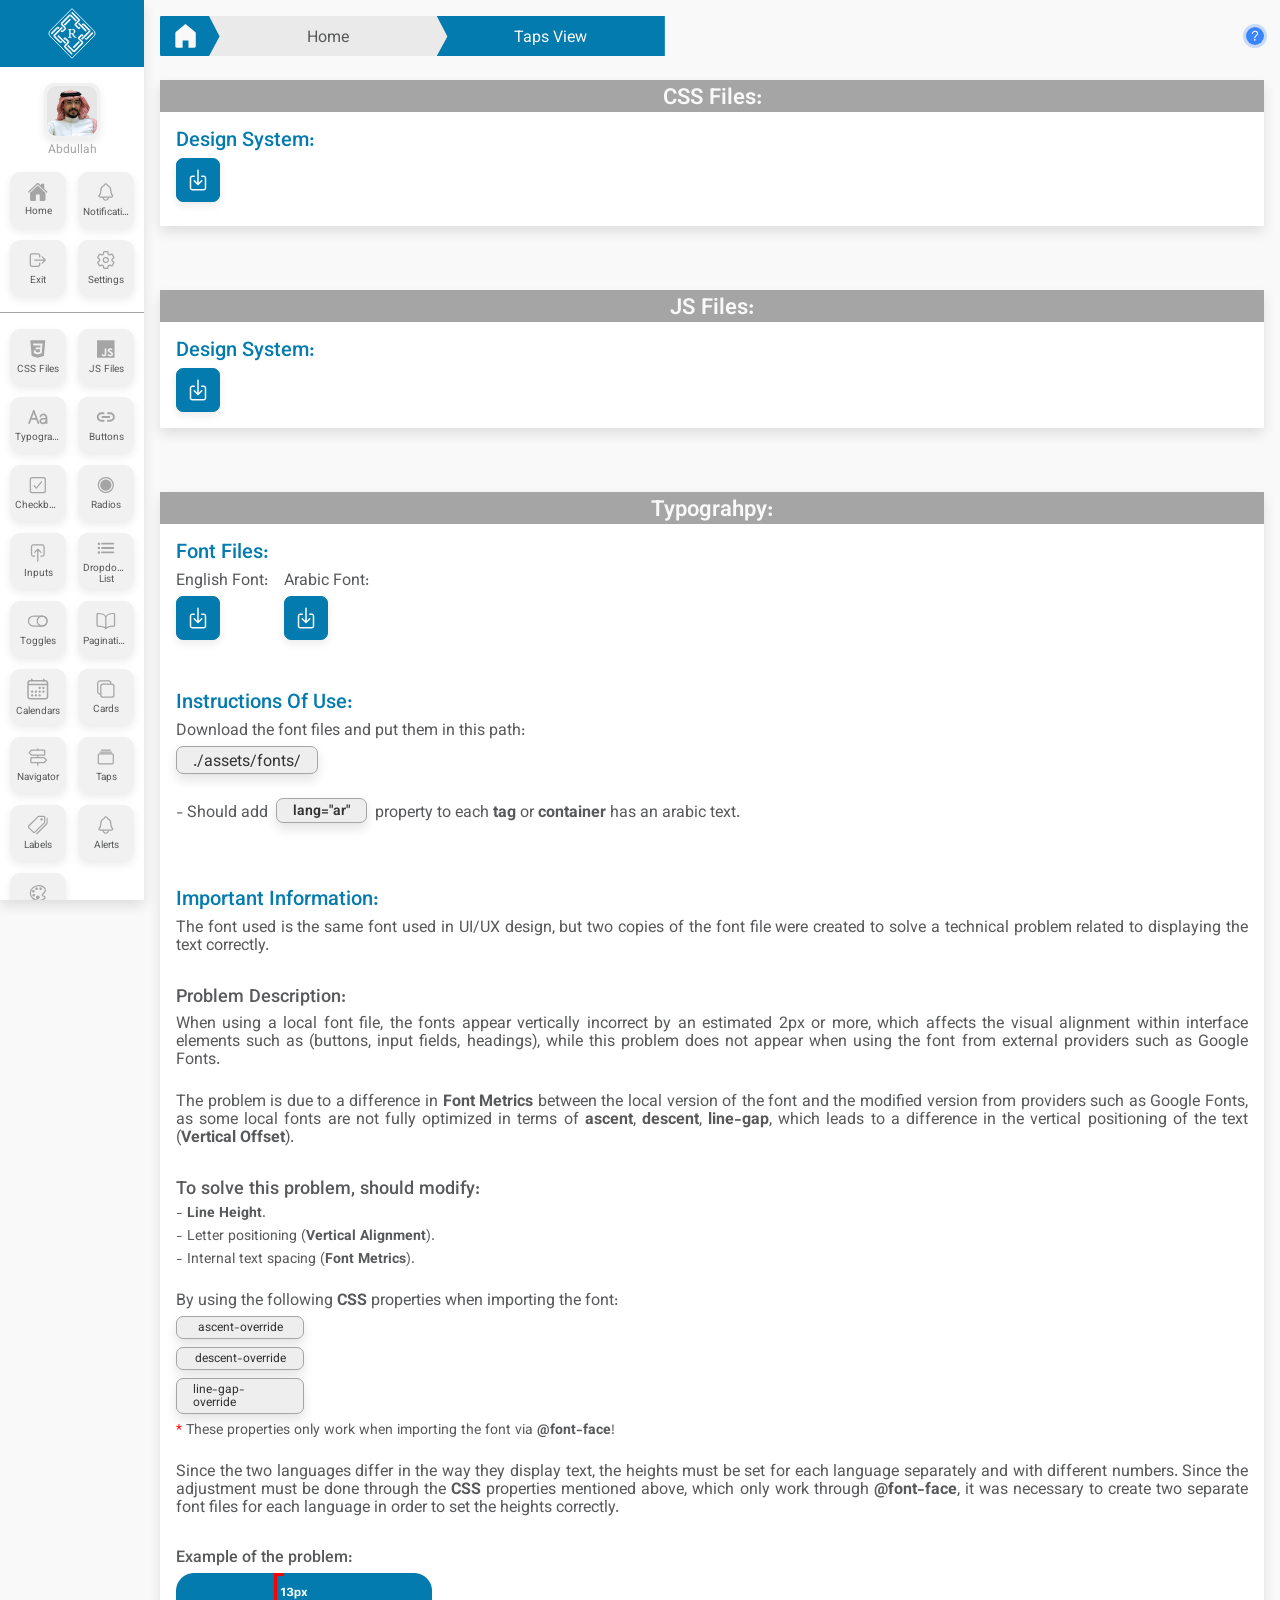
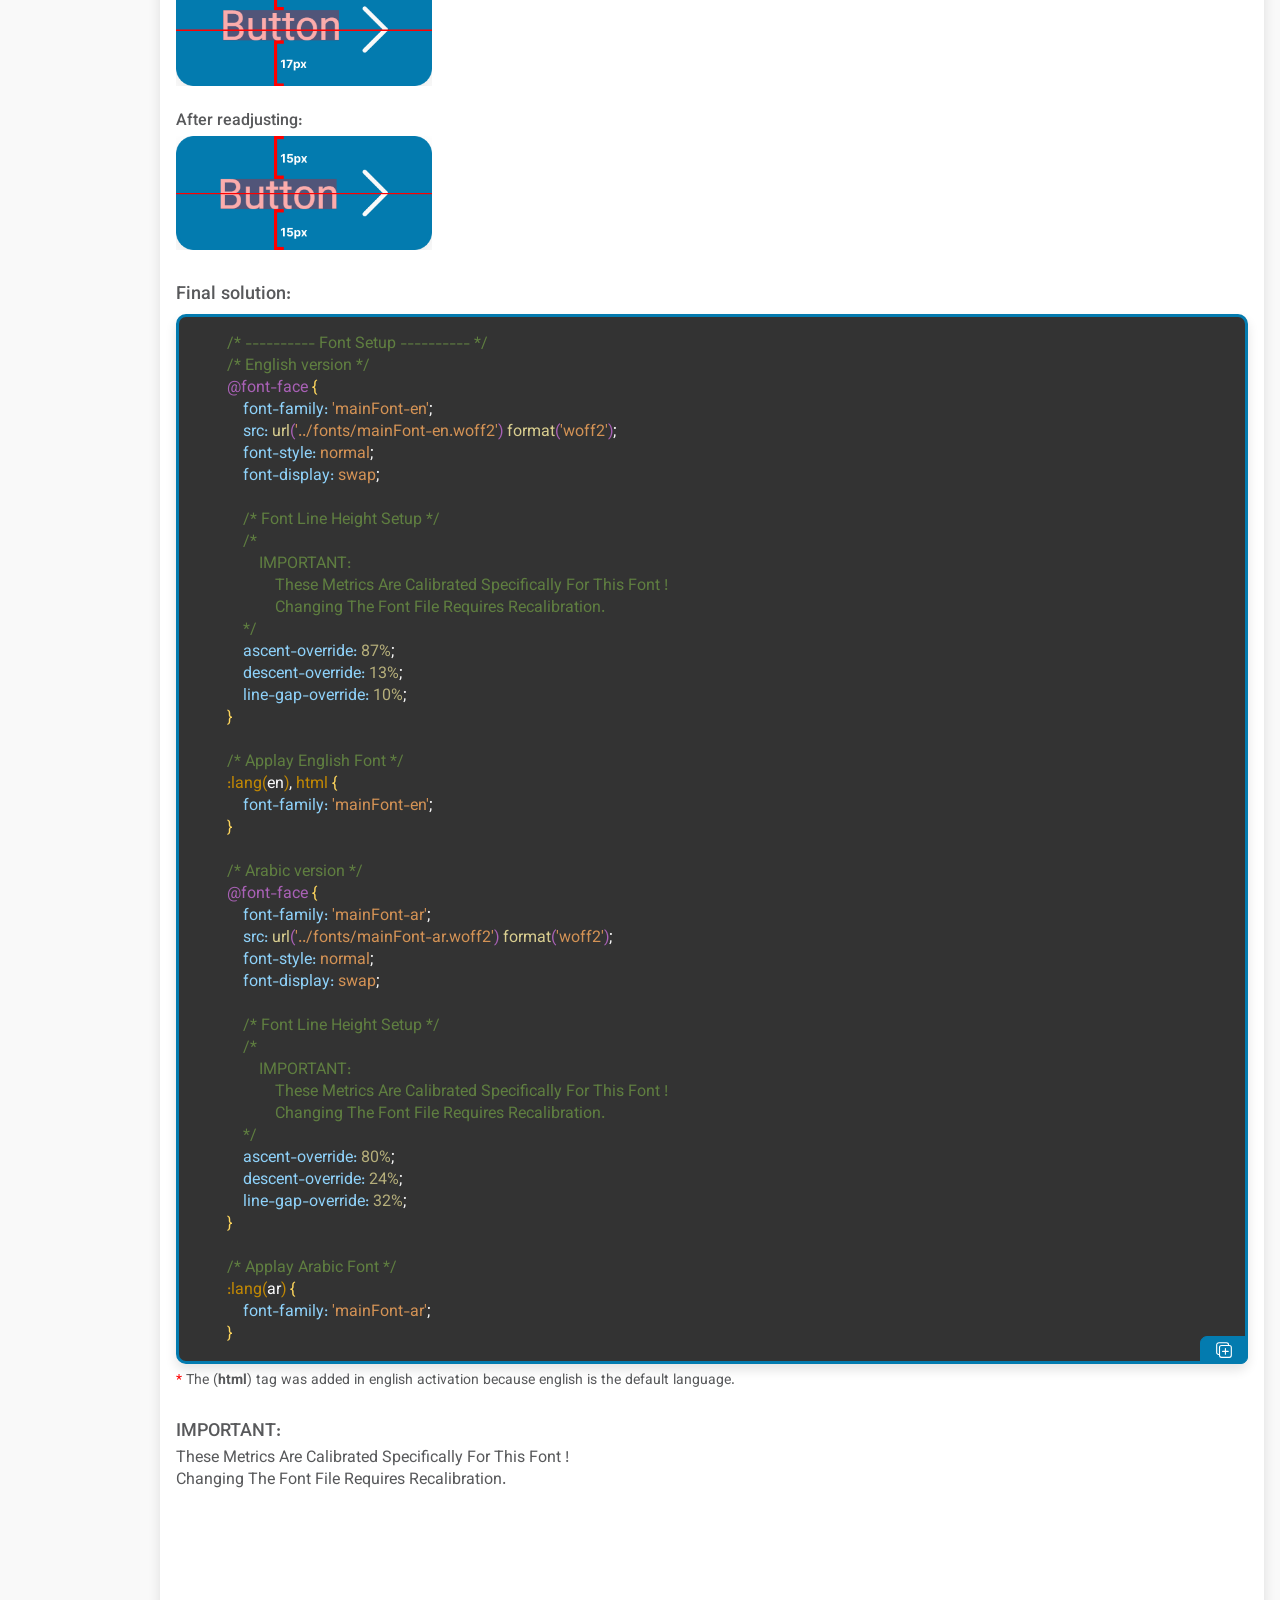
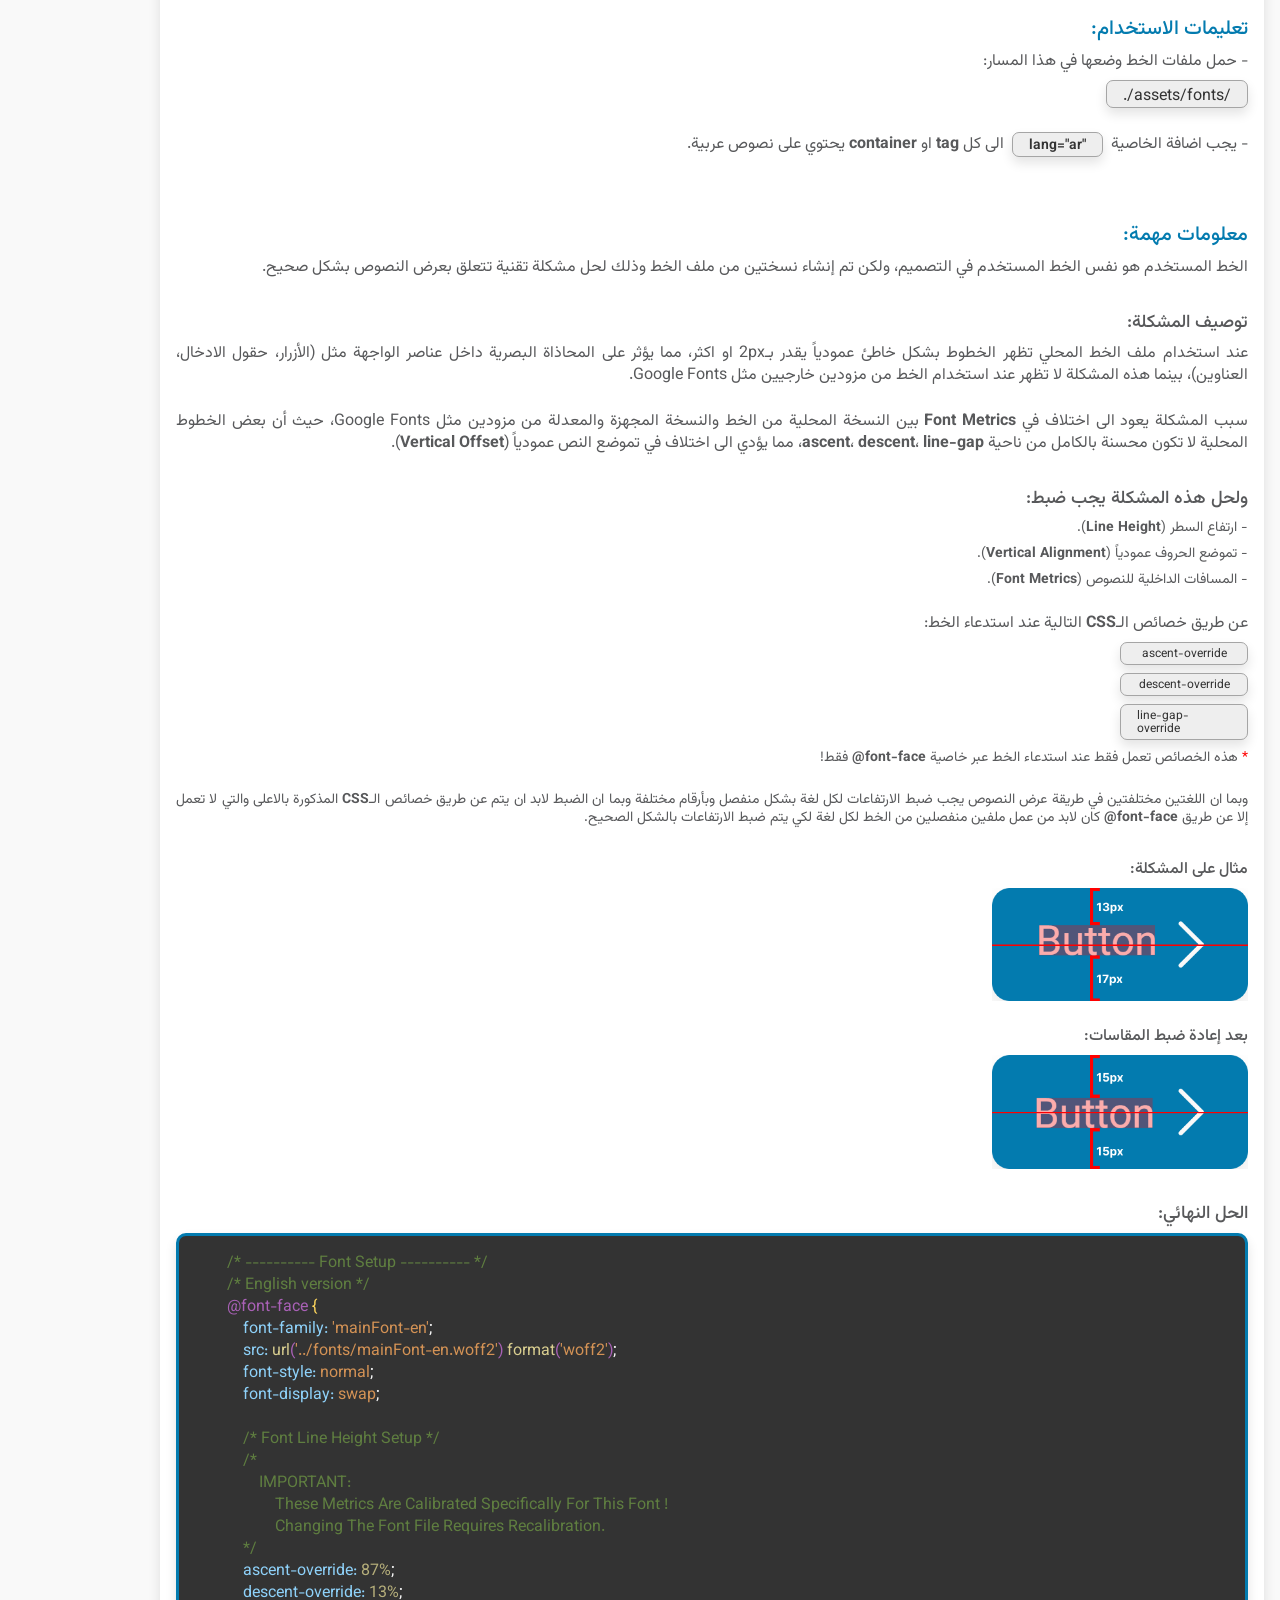
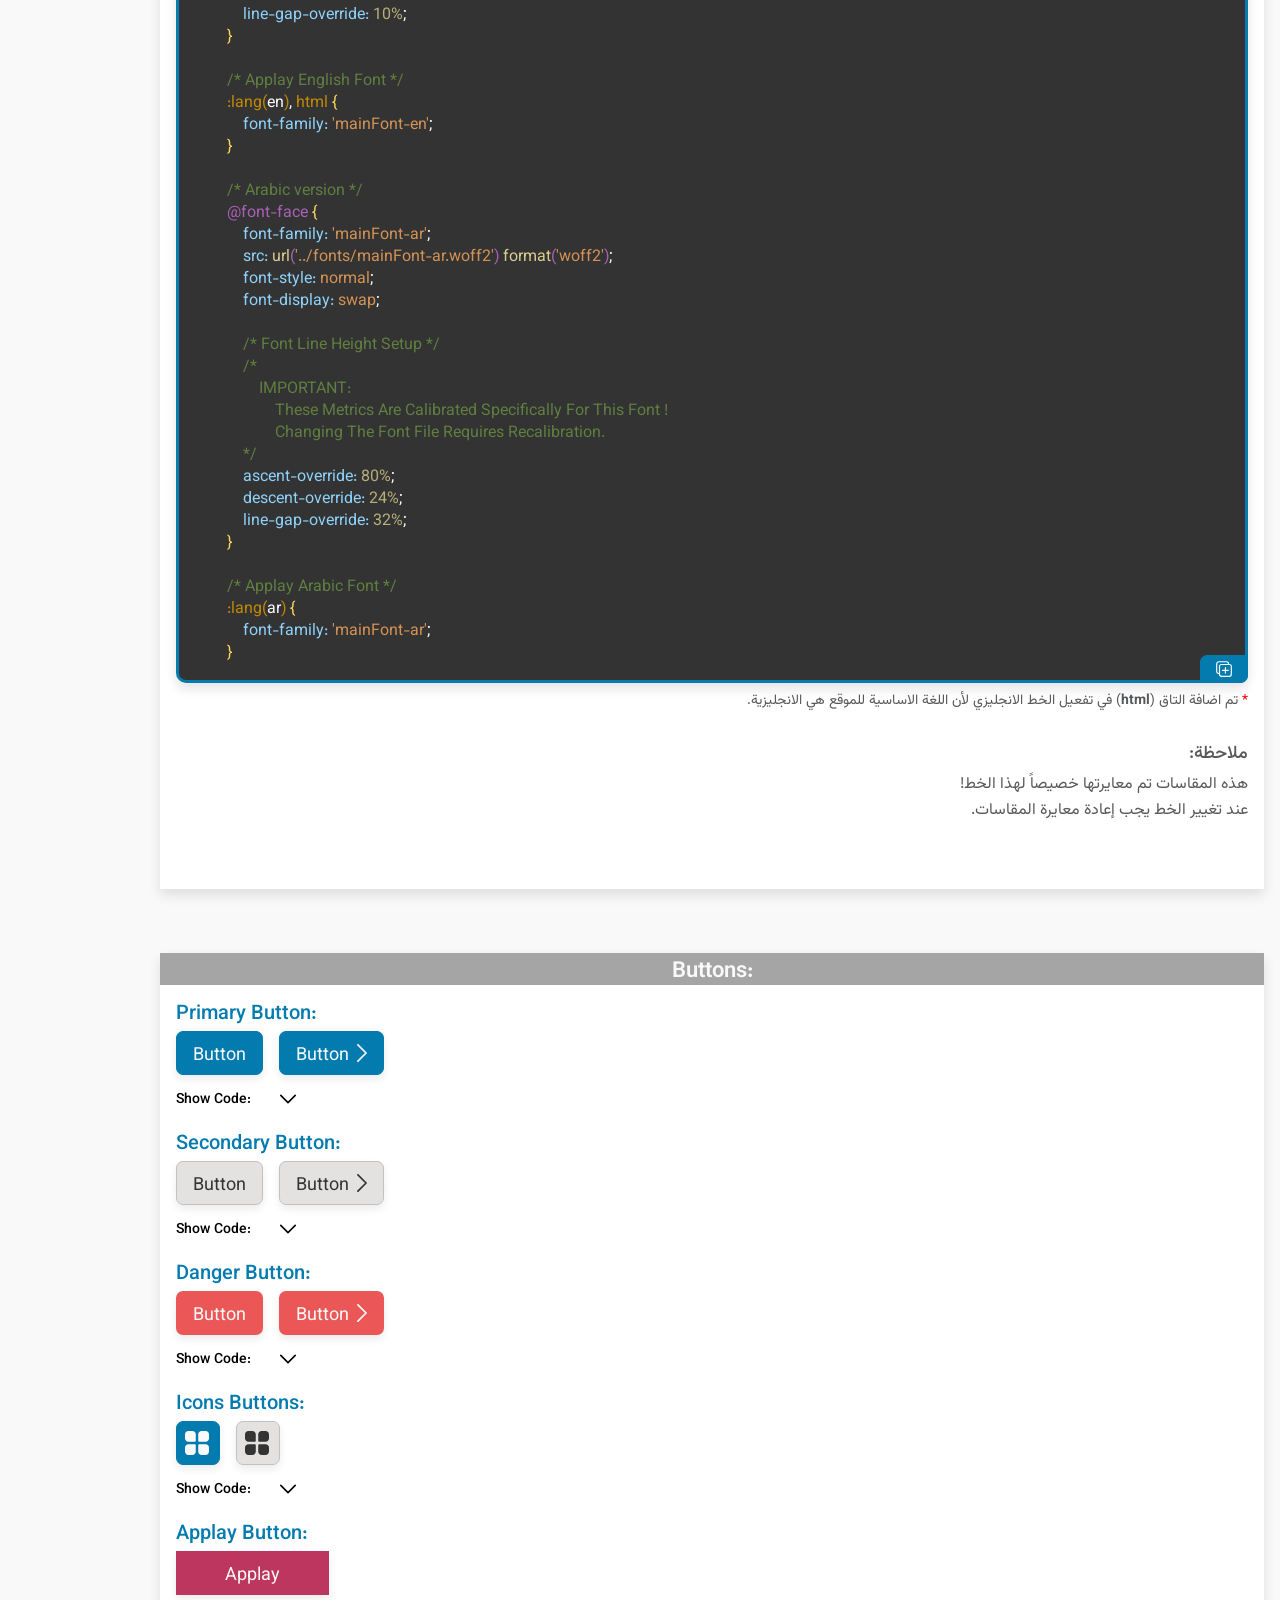
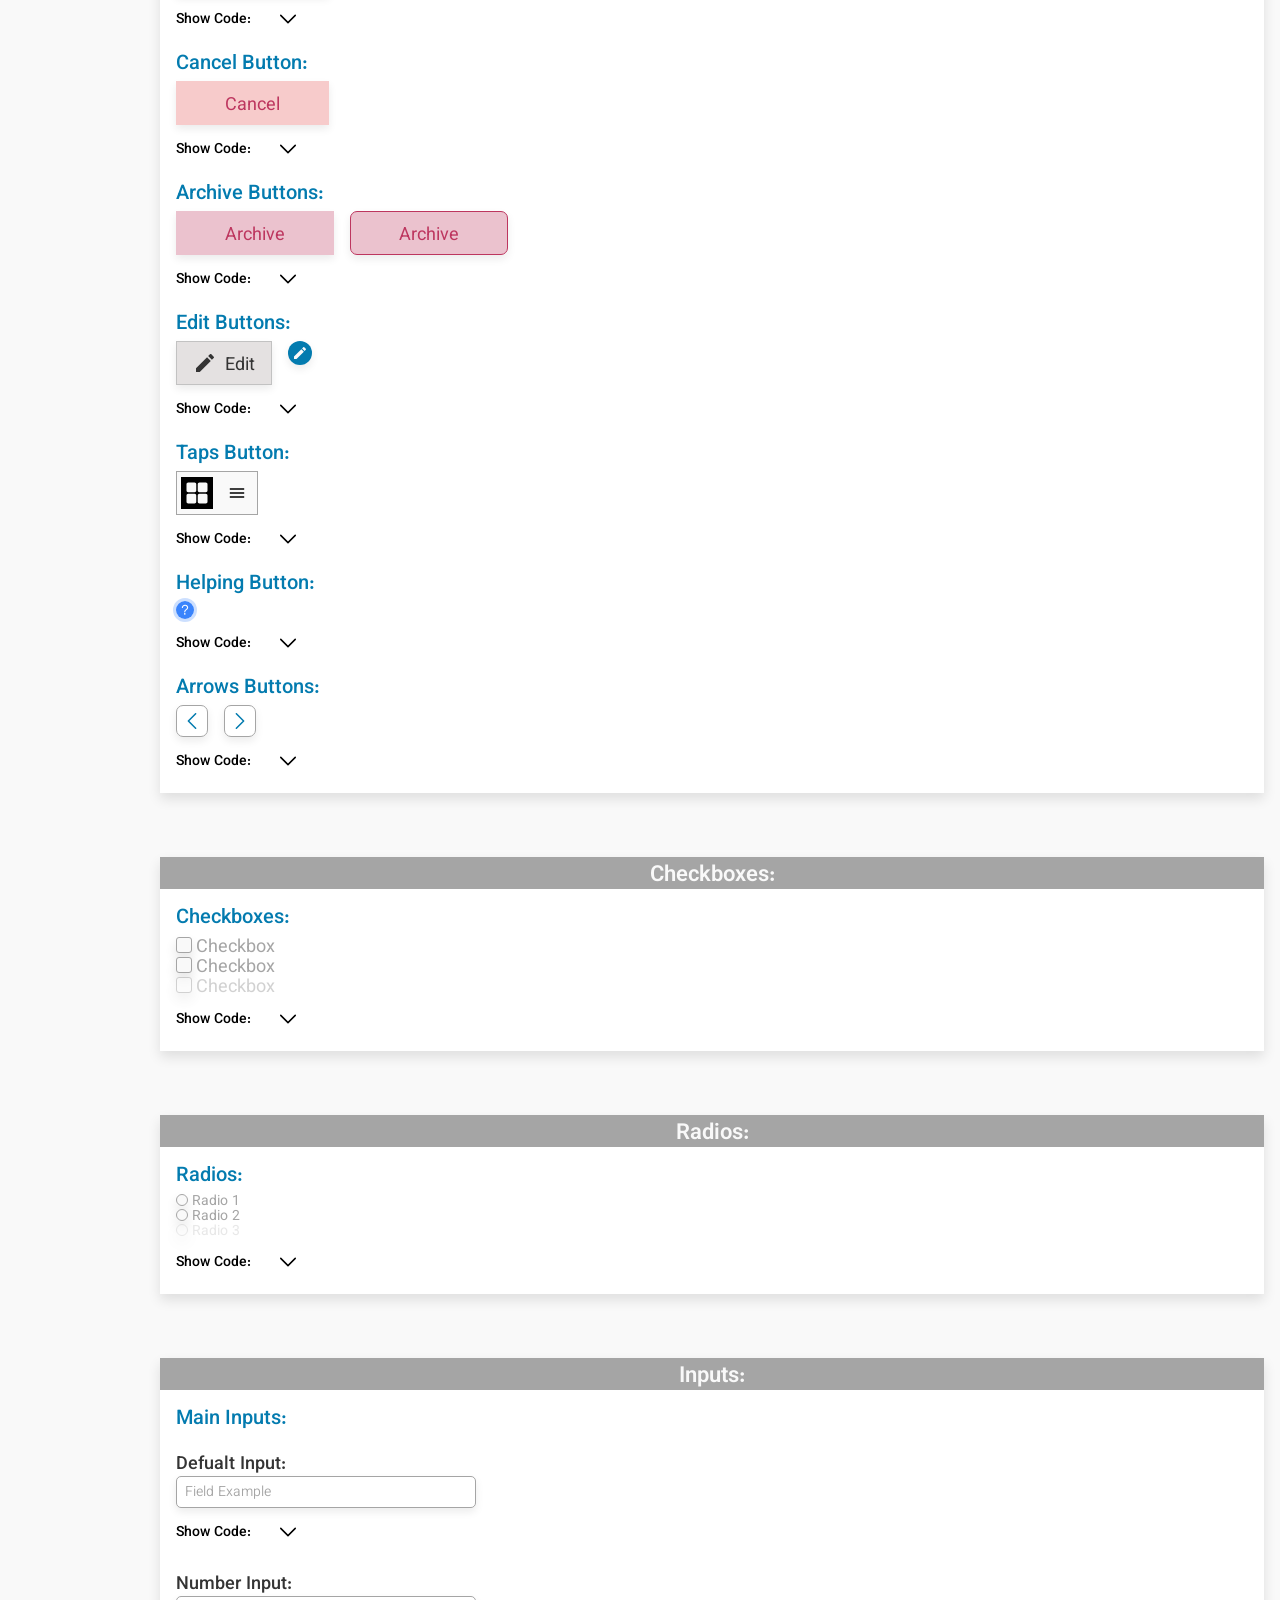
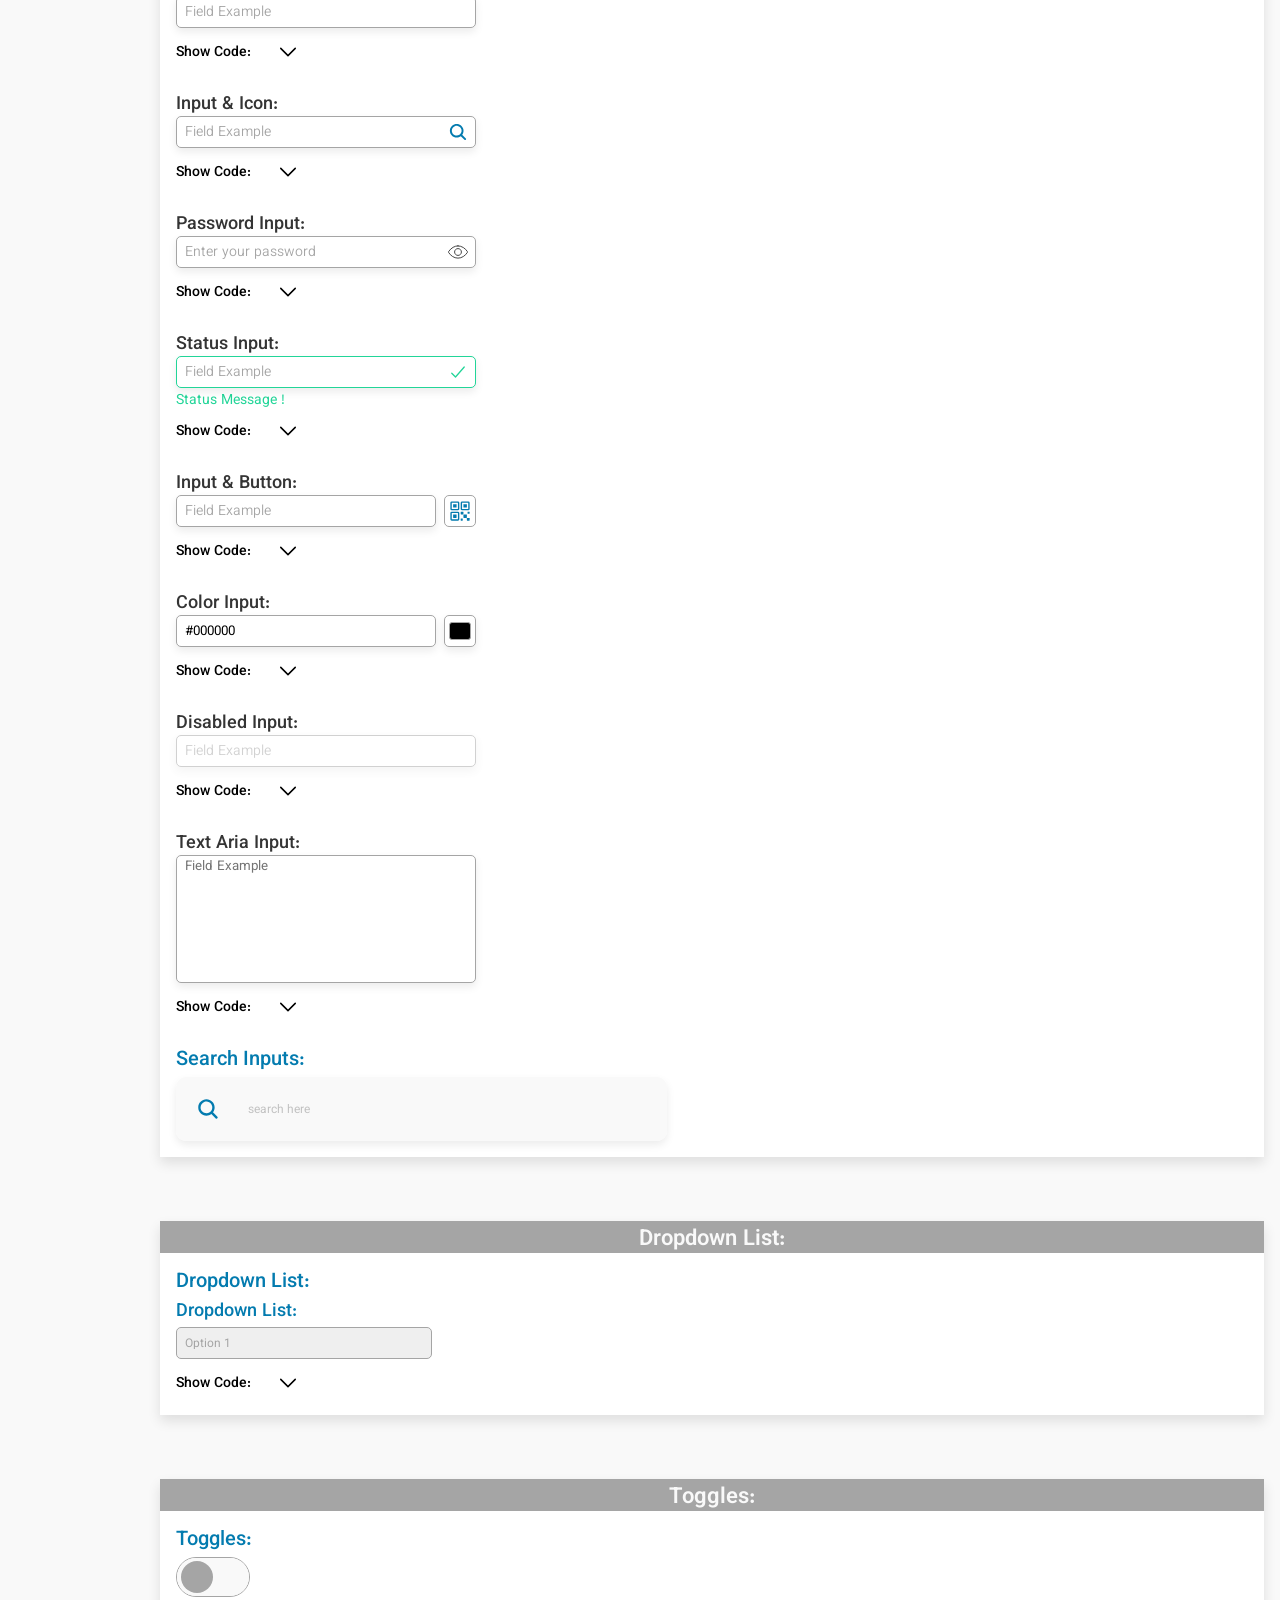
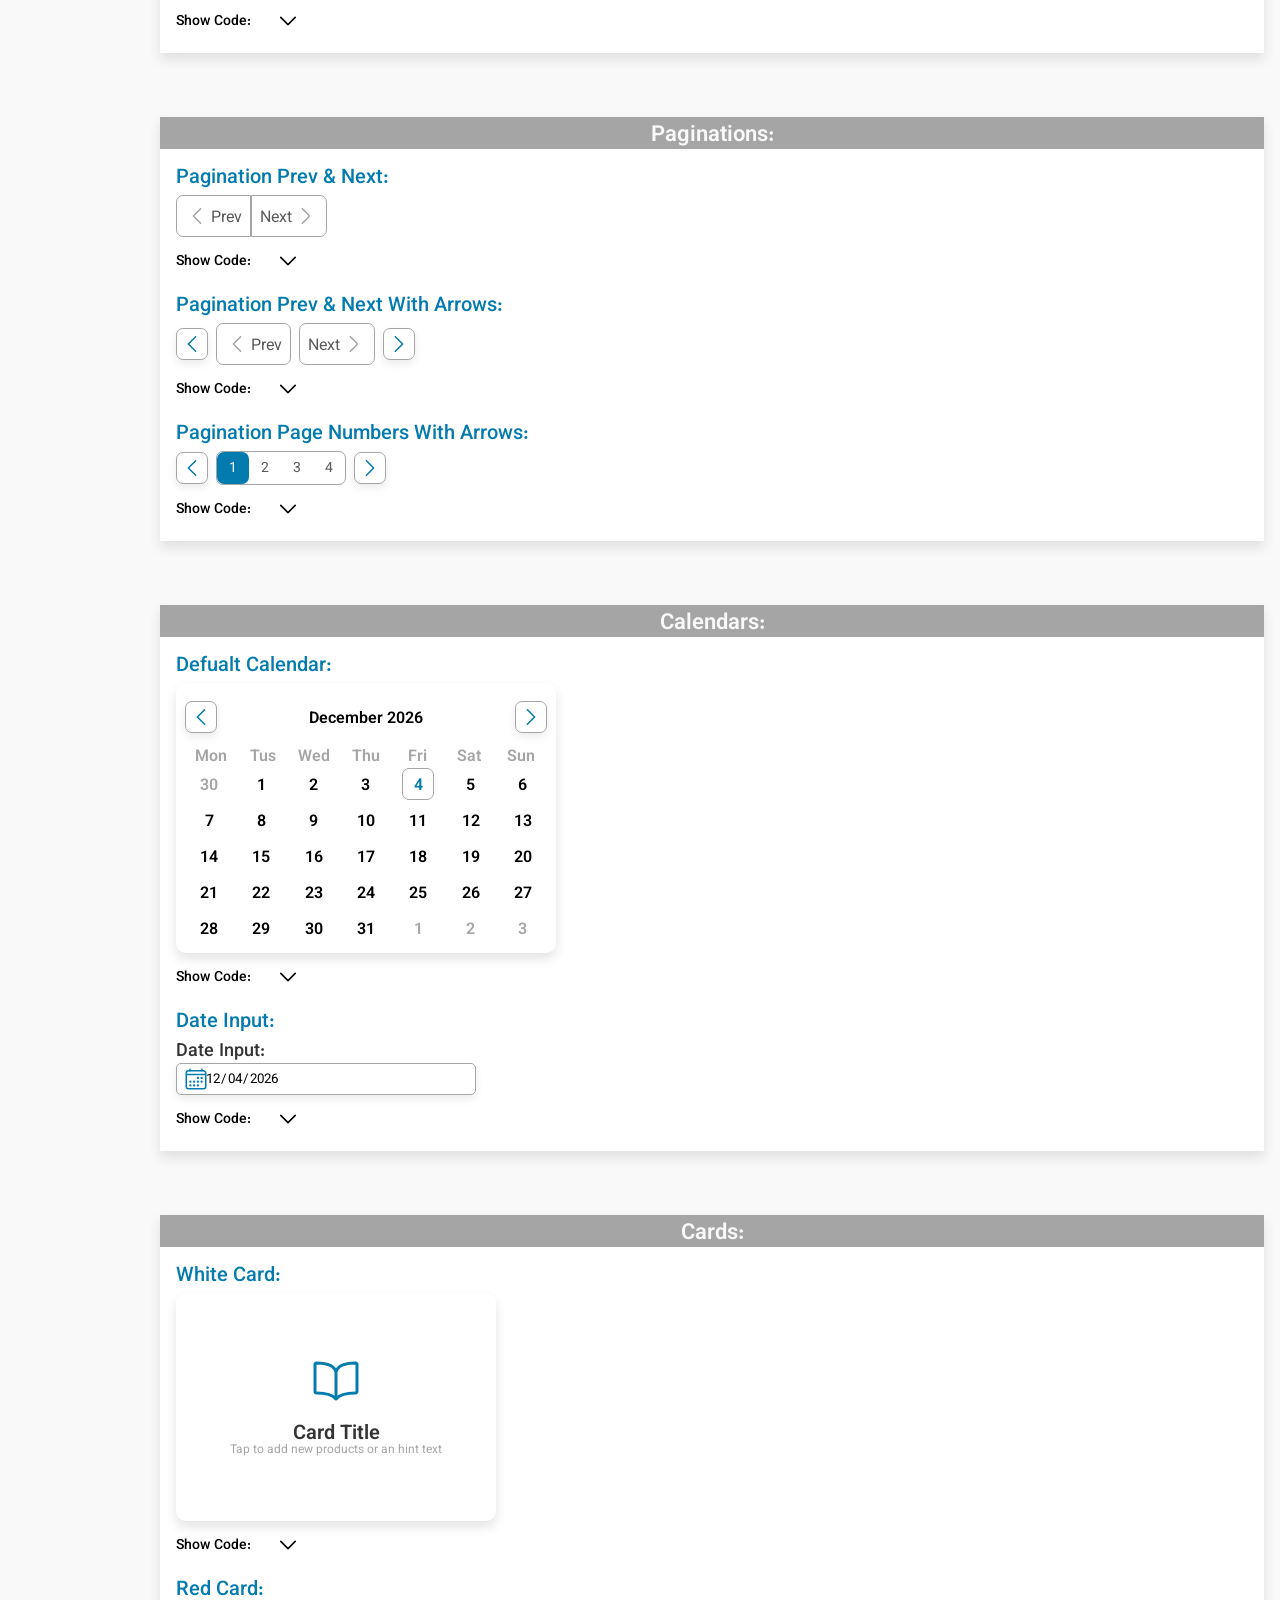
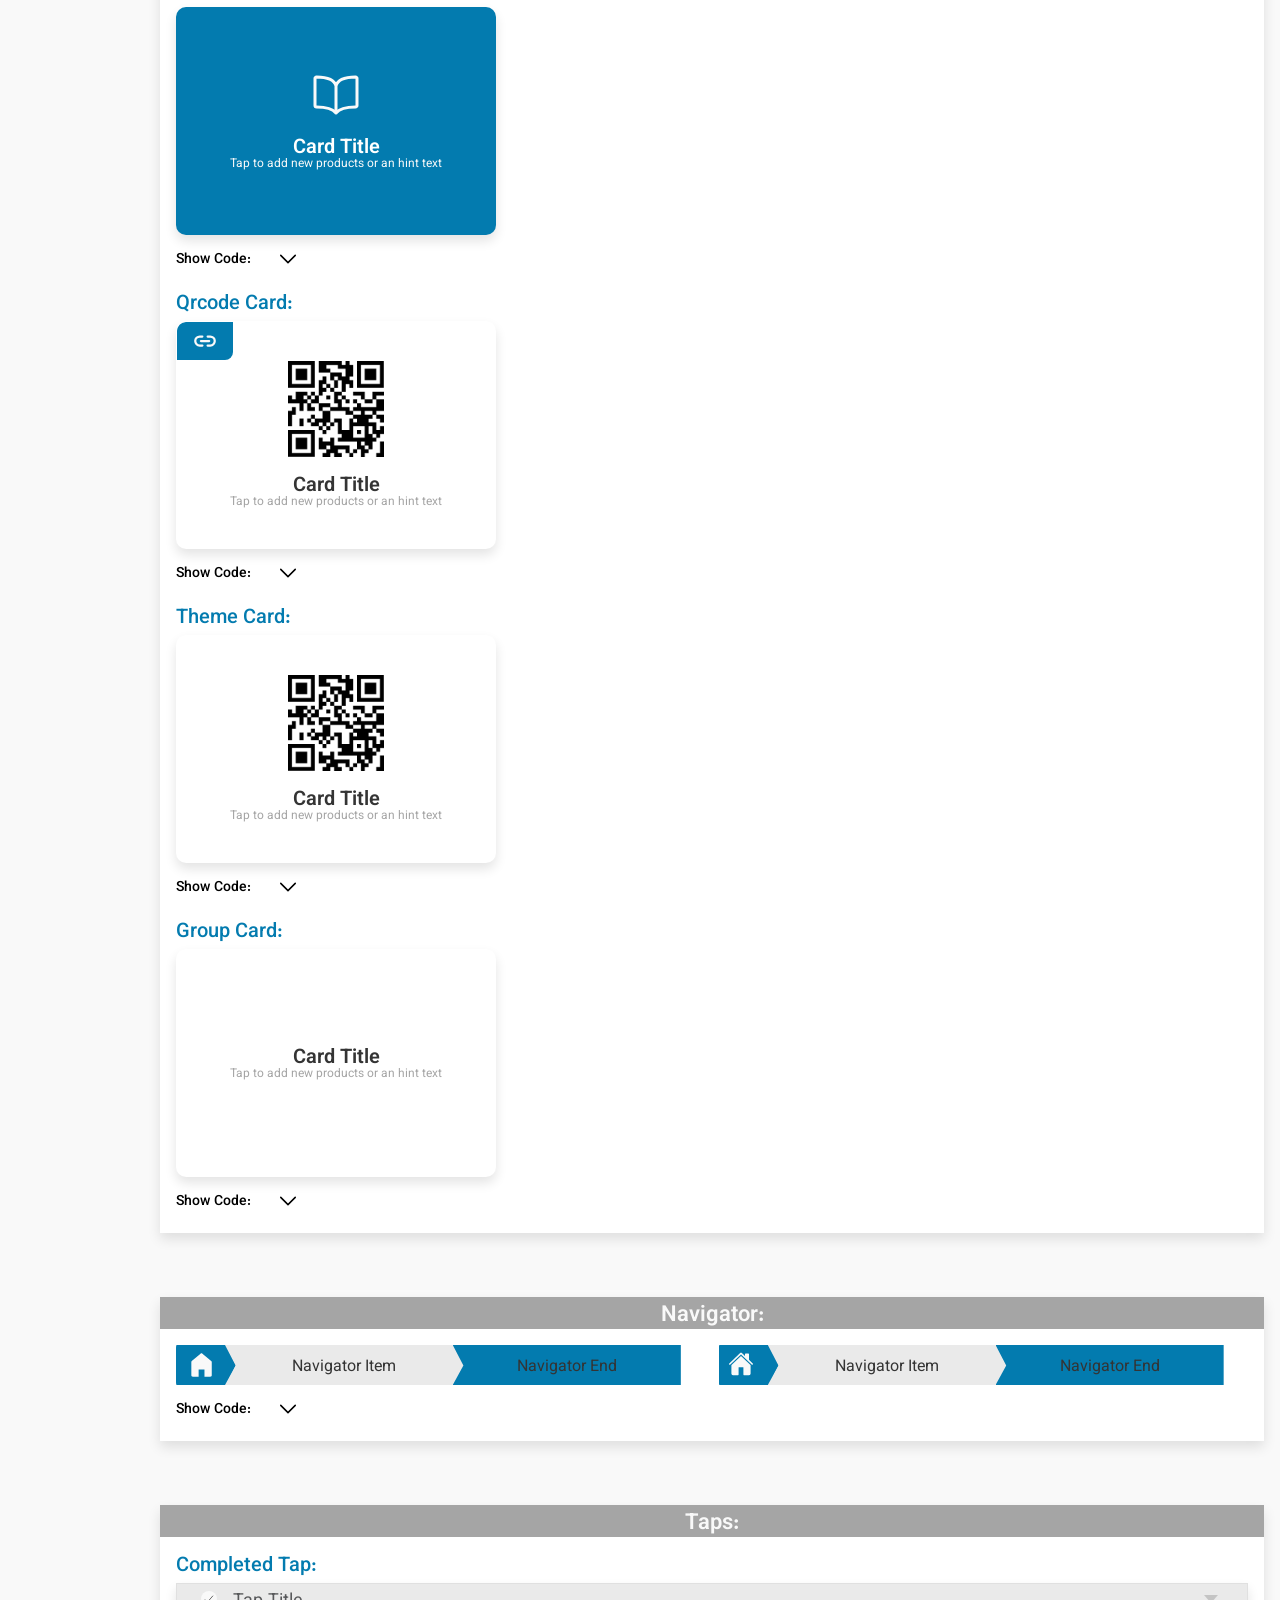
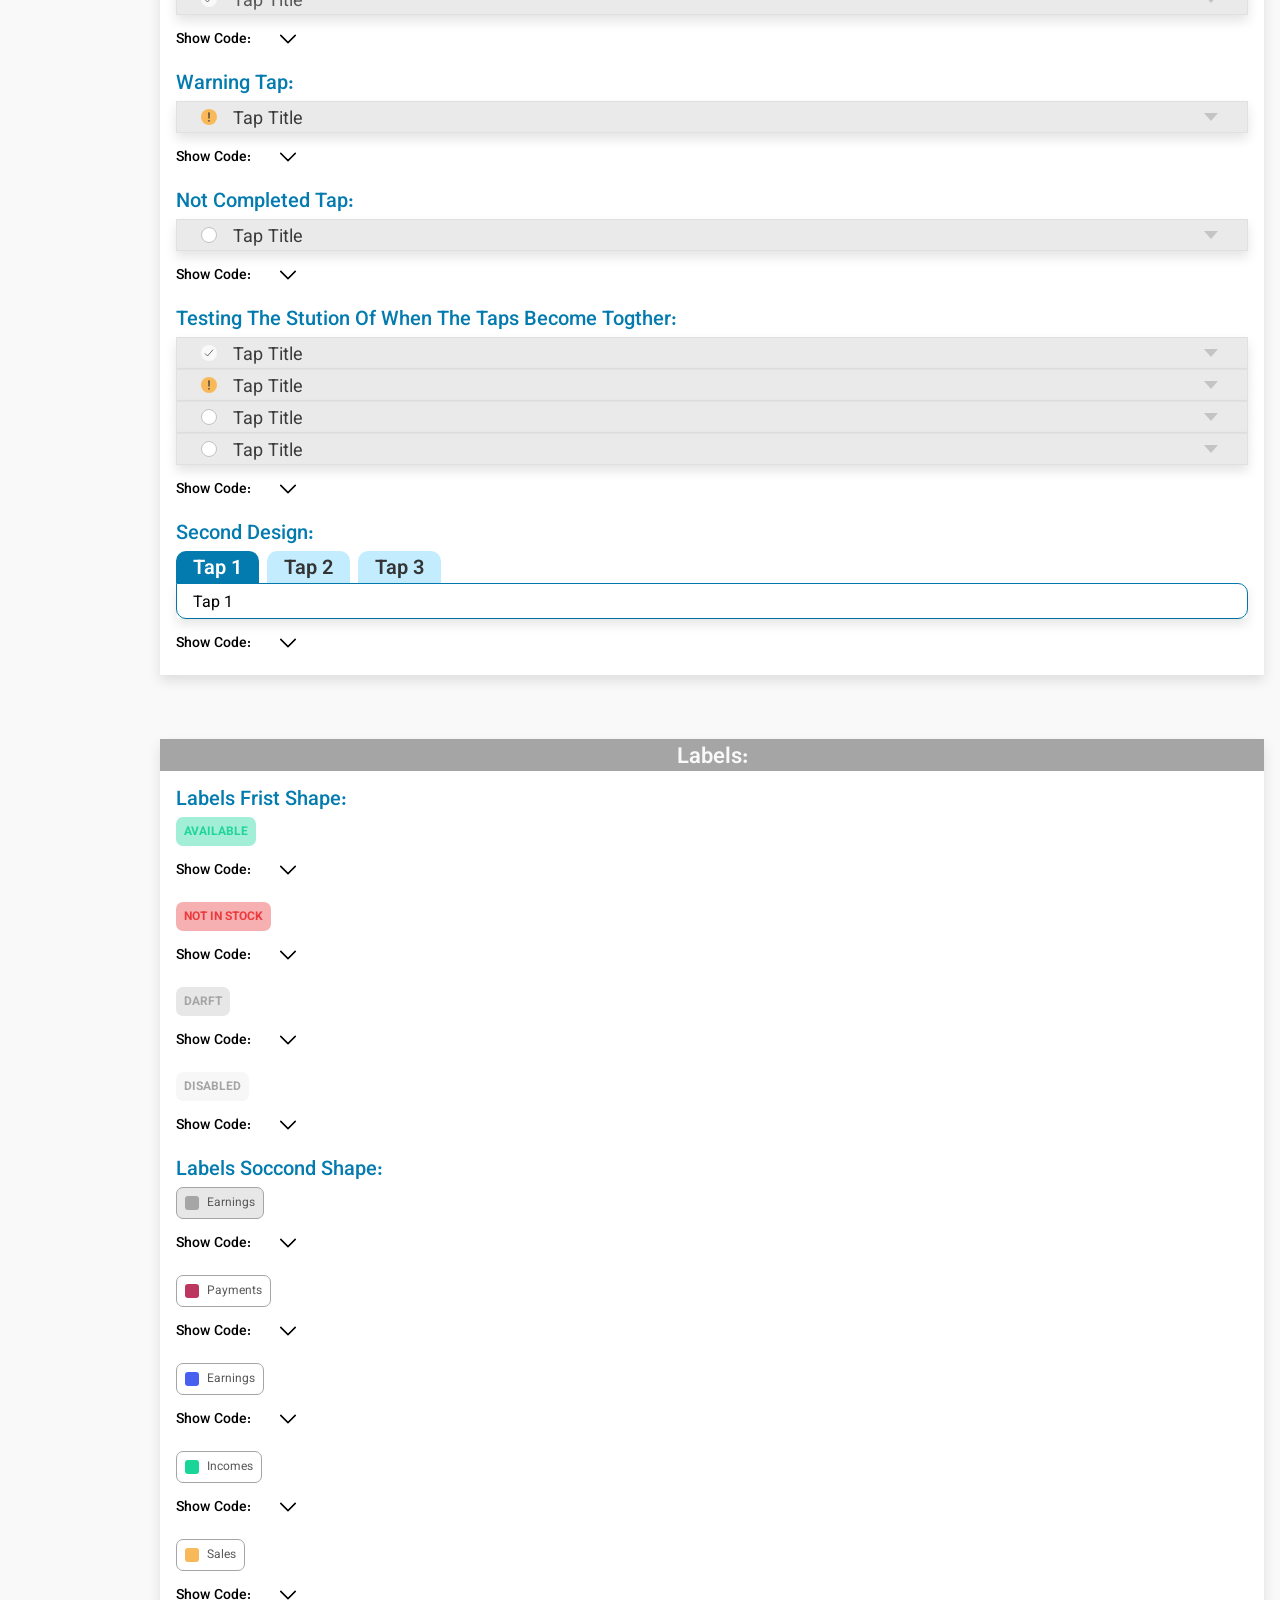
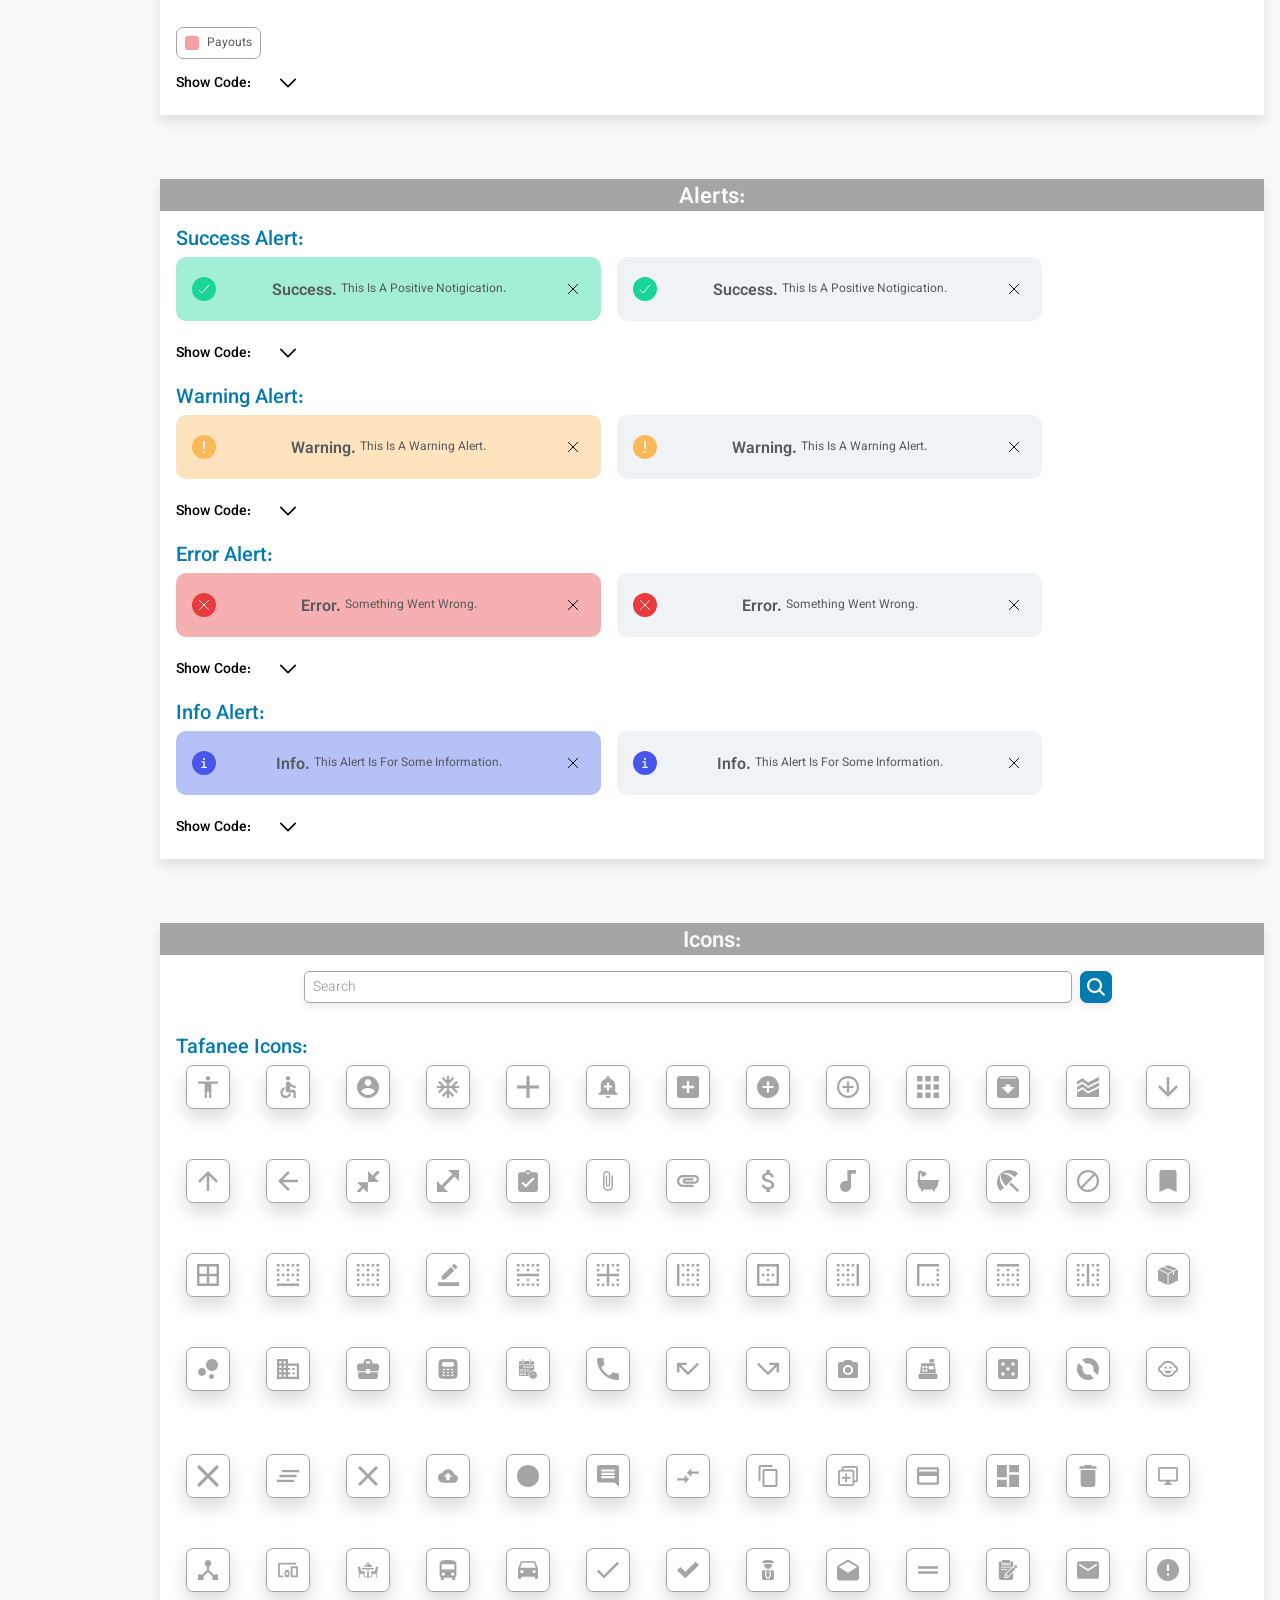
<file: index.html>
<html lang="en">
<head>
    <title>Rammaz | Design System</title>
    <meta charset="UTF-8">
    <meta http-equiv="X-UA-Compatible" content="IE=edge">
    <meta name="viewport" content="width=device-width, initial-scale=1.0">

    <!-- Favicon -->
    <link rel="icon" type="image/x-icon" href="./assets/imgs/Favicon/Favicon.png">

    <!-- <link rel="apple-touch-icon-precomposed" sizes="57x57" href="./assets/imgs/Favicon/apple-touch-icon-57x57.png" />
    <link rel="apple-touch-icon-precomposed" sizes="114x114" href="./assets/imgs/Favicon/apple-touch-icon-114x114.png" />
    <link rel="apple-touch-icon-precomposed" sizes="72x72" href="./assets/imgs/Favicon/apple-touch-icon-72x72.png" />
    <link rel="apple-touch-icon-precomposed" sizes="144x144" href="./assets/imgs/Favicon/apple-touch-icon-144x144.png" />
    <link rel="apple-touch-icon-precomposed" sizes="60x60" href="./assets/imgs/Favicon/apple-touch-icon-60x60.png" />
    <link rel="apple-touch-icon-precomposed" sizes="120x120" href="./assets/imgs/Favicon/apple-touch-icon-120x120.png" />
    <link rel="apple-touch-icon-precomposed" sizes="76x76" href="./assets/imgs/Favicon/apple-touch-icon-76x76.png" />
    <link rel="apple-touch-icon-precomposed" sizes="152x152" href="./assets/imgs/Favicon/apple-touch-icon-152x152.png" />
    <link rel="icon" type="image/png" href="./assets/imgs/Favicon/favicon-196x196.png" sizes="196x196" />
    <link rel="icon" type="image/png" href="./assets/imgs/Favicon/favicon-96x96.png" sizes="96x96" />
    <link rel="icon" type="image/png" href="./assets/imgs/Favicon/favicon-32x32.png" sizes="32x32" />
    <link rel="icon" type="image/png" href="./assets/imgs/Favicon/favicon-16x16.png" sizes="16x16" />
    <link rel="icon" type="image/png" href="./assets/imgs/Favicon/favicon-128.png" sizes="128x128" />
    <meta name="application-name" content="&nbsp;"/>
    <meta name="msapplication-TileColor" content="#FFFFFF" />
    <meta name="msapplication-TileImage" content="./assets/imgs/Favicon/mstile-144x144.png" />
    <meta name="msapplication-square70x70logo" content="./assets/imgs/Favicon/mstile-70x70.png" />
    <meta name="msapplication-square150x150logo" content="./assets/imgs/Favicon/mstile-150x150.png" />
    <meta name="msapplication-wide310x150logo" content="./assets/imgs/Favicon/mstile-310x150.png" />
    <meta name="msapplication-square310x310logo" content="./assets/imgs/Favicon/mstile-310x310.png" /> -->

    <!-- Css Main Files -->
    <link rel="stylesheet" href="./assets/css/Design-System.css">
    <link rel="stylesheet" href="./assets/css/main.css">
    <link rel="stylesheet" href="./assets/css/layout.css">
    <link rel="stylesheet" href="./assets/css/responsive.css">
    
    <!-- Sylling the Design System ( For Development Team ! ) -->
    <link rel="stylesheet" href="./assets/css/styling-designSystem.css">
</head>
<body>
    <!-- Side Panel -->
    <div class="sidePanel">
        <!-- SP Header -->
        <div class="sidePanel-header">
            <!-- SP Top Header Section -->
            <div class="sidePanel-controlling">
                <!-- Mobiles Controlling (Open and Close SP in Mobiles Version) -->
                <div class="controls" onclick="document.querySelector('.sidePanel').classList.toggle('active')">
                    <svg width="24" height="24" class="menu">
                        <use xlink:href="./assets/icons.svg#menu"></use>
                    </svg>
                    <svg width="24" height="24" class="close">
                        <use xlink:href="./assets/icons.svg#close"></use>
                    </svg>
                </div>

                <!-- Website Logo -->
                <img class="logo" src="./assets/imgs/Logo/logo-icon/whiteColor.svg" alt="Website Logo">
            </div>

            <!-- User Information -->
            <div class="profileInfo">
                <div class="item userImg">
                    <img src="./assets/imgs/67982210.png" alt="User Image">
                </div>
                <p class="name">Abdullah</p>
            </div>

            <!-- SP Header Navegation Items -->
            <div class="itemsContainer">
                <a href="#" class="item" title="Home" onclick="sidePanelLinksHandlling(this)">
                    <div class="icon">
                        <svg width="18" height="18">
                            <use xlink:href="./assets/icons.svg#home"></use>
                        </svg>
                    </div>
                    <p>home</p>
                </a>
                <a href="#" class="item" title="Notifications" onclick="sidePanelLinksHandlling(this)">
                    <div class="icon">
                        <svg width="20" height="20">
                            <use xlink:href="./assets/icons.svg#notifications"></use>
                        </svg>
                    </div>
                    <p>notifications</p>
                </a>
                <a href="#" class="item" title="Exit" onclick="sidePanelLinksHandlling(this)">
                    <div class="icon">
                        <svg width="20" height="20">
                            <use xlink:href="./assets/icons.svg#logout"></use>
                        </svg>
                    </div>
                    <p>exit</p>
                </a>
                <a href="#" class="item" title="Settings" onclick="sidePanelLinksHandlling(this)">
                    <div class="icon">
                        <svg width="20" height="20">
                            <use xlink:href="./assets/icons.svg#settings"></use>
                        </svg>
                    </div>
                    <p>settings</p>
                </a>
            </div>
        </div>

        <!-- SP Body -->
        <div class="sidePanel-links">
            <div class="itemsContainer">
                <a href="#CSSFiles" class="item" title="CSS Files" onclick="sidePanelLinksHandlling(this)">
                    <div class="icon">
                        <svg width="20" height="20">
                            <use xlink:href="./assets/icons.svg#css"></use>
                        </svg>
                    </div>
                    <p>CSS Files</p>
                </a>
                <a href="#JSFiles" class="item" title="JS Files" onclick="sidePanelLinksHandlling(this)">
                    <div class="icon">
                        <svg width="20" height="20">
                            <use xlink:href="./assets/icons.svg#js"></use>
                        </svg>
                    </div>
                    <p>JS Files</p>
                </a>
                <a href="#Typograhpy" class="item" title="Typograhpy" onclick="sidePanelLinksHandlling(this)">
                    <div class="icon">
                        <svg width="20" height="20">
                            <use xlink:href="./assets/icons.svg#typography"></use>
                        </svg>
                    </div>
                    <p>Typograhpy</p>
                </a>
                <a href="#Buttons" class="item" title="Buttons" onclick="sidePanelLinksHandlling(this)">
                    <div class="icon">
                        <svg width="20" height="20">
                            <use xlink:href="./assets/icons.svg#link"></use>
                        </svg>
                    </div>
                    <p>Buttons</p>
                </a>
                <a href="#Checkboxes" class="item" title="Checkboxes" onclick="sidePanelLinksHandlling(this)">
                    <div class="icon">
                        <svg width="20" height="20">
                            <use xlink:href="./assets/icons.svg#checkbox"></use>
                        </svg>
                    </div>
                    <p>Checkboxes</p>
                </a>
                <a href="#Radios" class="item" title="Radios" onclick="sidePanelLinksHandlling(this)">
                    <div class="icon">
                        <svg width="20" height="20">
                            <use xlink:href="./assets/icons.svg#radio"></use>
                        </svg>
                    </div>
                    <p>Radios</p>
                </a>
                <a href="#Inputs" class="item" title="Inputs" onclick="sidePanelLinksHandlling(this)">
                    <div class="icon">
                        <svg width="20" height="20">
                            <use xlink:href="./assets/icons.svg#input"></use>
                        </svg>
                    </div>
                    <p>Inputs</p>
                </a>
                <a href="#DropdownList" class="item" title="Dropdown List" onclick="sidePanelLinksHandlling(this)">
                    <div class="icon">
                        <svg width="20" height="20">
                            <use xlink:href="./assets/icons.svg#list"></use>
                        </svg>
                    </div>
                    <p>Dropdown List</p>
                </a>
                <a href="#Toggles" class="item" title="Toggles" onclick="sidePanelLinksHandlling(this)">
                    <div class="icon">
                        <svg width="20" height="20">
                            <use xlink:href="./assets/icons.svg#toggle"></use>
                        </svg>
                    </div>
                    <p>Toggles</p>
                </a>
                <a href="#Paginations" class="item" title="Paginations" onclick="sidePanelLinksHandlling(this)">
                    <div class="icon">
                        <svg width="20" height="20">
                            <use xlink:href="./assets/icons.svg#paginations"></use>
                        </svg>
                    </div>
                    <p>Paginations</p>
                </a>
                <a href="#Calendars" class="item" title="Calendars" onclick="sidePanelLinksHandlling(this)">
                    <div class="icon">
                        <svg width="24" height="24">
                            <use xlink:href="./assets/icons.svg#calendar"></use>
                        </svg>
                    </div>
                    <p>Calendars</p>
                </a>
                <a href="#Cards" class="item" title="Cards" onclick="sidePanelLinksHandlling(this)">
                    <div class="icon">
                        <svg width="20" height="20">
                            <use xlink:href="./assets/icons.svg#cards"></use>
                        </svg>
                    </div>
                    <p>Cards</p>
                </a>
                <a href="#Navigator" class="item" title="Navigator" onclick="sidePanelLinksHandlling(this)">
                    <div class="icon">
                        <svg width="20" height="20">
                            <use xlink:href="./assets/icons.svg#navigator"></use>
                        </svg>
                    </div>
                    <p>Navigator</p>
                </a>
                <a href="#Taps" class="item" title="Taps" onclick="sidePanelLinksHandlling(this)">
                    <div class="icon">
                        <svg width="20" height="20">
                            <use xlink:href="./assets/icons.svg#taps"></use>
                        </svg>
                    </div>
                    <p>Taps</p>
                </a>
                <a href="#Labels" class="item" title="Labels" onclick="sidePanelLinksHandlling(this)">
                    <div class="icon">
                        <svg width="20" height="20">
                            <use xlink:href="./assets/icons.svg#labels"></use>
                        </svg>
                    </div>
                    <p>Labels</p>
                </a>
                <a href="#Alerts" class="item" title="Alerts" onclick="sidePanelLinksHandlling(this)">
                    <div class="icon">
                        <svg width="20" height="20">
                            <use xlink:href="./assets/icons.svg#notifications"></use>
                        </svg>
                    </div>
                    <p>Alerts</p>
                </a>
                <a href="#Icons" class="item" title="Icons" onclick="sidePanelLinksHandlling(this)">
                    <div class="icon">
                        <svg width="20" height="20">
                            <use xlink:href="./assets/icons.svg#colors"></use>
                        </svg>
                    </div>
                    <p>Icons</p>
                </a>
            </div>
        </div>
    </div>

    <!-- Main Container -->
    <div class="main">
        <!-- Page Header -->
        <div class="pageHeader">
            <!-- Navigator -->
            <div class="navigator">
                <a href="#" class="navigatorStart">
                    <div class="icon">
                        <svg viewBox="0 0 24 24" xmlns="./assets/imgs/icons/home.svg">
                            <path d="M18.2251 21.5326C18.371 21.5414 18.5172 21.5192 18.6539 21.4674C18.7907 21.4156 18.9149 21.3354 19.0183 21.232C19.1217 21.1287 19.2021 21.0045 19.254 20.8678C19.3059 20.7311 19.3282 20.5849 19.3195 20.439V10.5918C19.3281 10.4206 19.2923 10.25 19.2156 10.0967C19.139 9.94335 19.024 9.81242 18.8819 9.71658L12.3171 4.24618C12.1143 4.0867 11.8638 4 11.6059 4C11.3479 4 11.0974 4.0867 10.8947 4.24618L4.32986 9.71658C4.11077 9.9545 3.9931 10.2685 4.00186 10.5918V20.439C3.9931 20.5849 4.01541 20.7311 4.06732 20.8678C4.11924 21.0045 4.19957 21.1287 4.303 21.232C4.40644 21.3354 4.53063 21.4156 4.66737 21.4674C4.80412 21.5192 4.9503 21.5414 5.09626 21.5326H9.47306V16.0622H13.8499V21.5326H18.2251Z" fill="currentColor"/>
                        </svg>
                    </div>
                </a>
                
                <a href="./home.html" class="navigatorItem">
                    <p>home</p>
                </a>
                
                <a href="./Taps-View.html" class="navigatorEnd">
                    <p>Taps view</p>
                </a>
            </div>

            <!-- Help -->
            <svg width="24" height="24" class="BTN Helping-BTN">
                <use xlink:href="./assets/icons.svg#help"></use>
            </svg>
        </div>

        <!-- Page Content -->
        <div class="pageContent">
            <!-- CSS Files -->
            <div class="section" id="CSSFiles">
                <p class="sectionTitle">CSS Files:</p>
                <div class="sctionContent">
                    <!-- Design System -->
                    <div class="part">
                        <div class="partTitle">
                        Design System:
                        </div>
                        <div class="partContent">
                            <a href="./assets/css/Design-System.css" class="BTN Primary-BTN Icon-BTN" target="_blank" download="Design-System">
                                <svg width="24" height="24">
                                    <use xlink:href="./assets/icons.svg#download"></use>
                                </svg>
                            </a>
                        </div>
                        <div class="partContent">
                        
                        </div>
                    </div>
                </div>
            </div>

            <!-- JS Files -->
            <div class="section" id="JSFiles">
                <p class="sectionTitle">JS Files:</p>
                <div class="sctionContent">
                    <!-- Design System -->
                    <div class="part">
                        <div class="partTitle">
                        Design System:
                        </div>
                        <a href="./assets/js/Design-System.js" class="BTN Primary-BTN Icon-BTN" target="_blank" download="Design-System">
                            <svg width="24" height="24">
                                <use xlink:href="./assets/icons.svg#download"></use>
                            </svg>
                        </a>
                    </div>
                </div>
            </div>

            <!-- Typograhpy: -->
            <div class="section" id="Typograhpy">
                <p class="sectionTitle">Typograhpy:</p>
                <div class="sctionContent">
                    <!-- Font Files -->
                    <div class="part">
                        <div class="partTitle">
                        Font Files:
                        </div>
                        <div class="partContent">
                            <div class="content">
                                <p>English Font:</p>
                                <a href="./assets/fonts/mainFont-en.woff2" class="BTN Primary-BTN Icon-BTN" target="_blank" download="mainFont-en.woff2">
                                    <svg width="24" height="24">
                                        <use xlink:href="./assets/icons.svg#download"></use>
                                    </svg>
                                </a>
                            </div>
                            <div class="content">
                                <p>Arabic Font:</p>
                                <a href="./assets/fonts/mainFont-ar.woff2" class="BTN Primary-BTN Icon-BTN" target="_blank" download="mainFont-ar.woff2">
                                    <svg width="24" height="24">
                                        <use xlink:href="./assets/icons.svg#download"></use>
                                    </svg>
                                </a>
                            </div>
                        </div>
                    </div>
                    <br>

                    <!-- Instructions -->
                    <div class="sectionContent Instructions">
                        <!-- English -->
                        <div class="part" style="justify-content: start; gap: 64px;">
                            <!-- Instructions Of Use -->
                            <div class="part">
                                <div class="partTitle">
                                    Instructions Of Use:
                                </div>
                                <div class="partContent" style="gap: 24px;">
                                    <div class="part">
                                        <p>Download the font files and put them in this path:</p>
                                        <p class="pathShown p-sm">./assets/fonts/</p>
                                    </div>
                                    <div class="partContent" style="gap: 8px; align-items: center;">
                                        <p>- Should add </p>
                                        <p class="pathShown p-xs" style="font-weight: 600;" lang="en">lang="ar"</p>
                                        <p>property to each <span style="font-weight: 700;">tag</span> or <span style="font-weight: 700;">container</span> has an arabic text.</p>
                                    </div>
                                </div>
                            </div>

                            <!-- Noticition -->
                            <div class="part" style="text-align: justify;">
                                <div class="partTitle">
                                    Important information:
                                </div>
                                <div class="partContent" style="gap: 32px;">
                                    <p>The font used is the same font used in UI/UX design, but two copies of the font file were created to solve a technical problem related to displaying the text correctly.</p>
                                    <div class="part" style="gap: 24px;">
                                        <div class="part">
                                            <p class="p-md" style="font-weight: 500;">Problem Description:</p>
                                            <p>When using a local font file, the fonts appear vertically incorrect by an estimated 2px or more, which affects the visual alignment within interface elements such as (buttons, input fields, headings), while this problem does not appear when using the font from external providers such as Google Fonts.</p>
                                        </div>
                                        <p>The problem is due to a difference in <span style="font-weight: 700;">Font Metrics</span> between the local version of the font and the modified version from providers such as Google Fonts, as some local fonts are not fully optimized in terms of <span style="font-weight: 700;">ascent</span>, <span style="font-weight: 700;">descent</span>, <span style="font-weight: 700;">line-gap</span>, which leads to a difference in the vertical positioning of the text (<span style="font-weight: 700;">Vertical Offset</span>).</p>
                                    </div>
                                    <div class="part" style="gap: 24px;">
                                        <div class="part">
                                            <p class="p-md" style="font-weight: 500;">To solve this problem, should modify:</p>
                                            <p class="p-xs">- <span style="font-weight: 700;">Line Height</span>.</p>
                                            <p class="p-xs">- Letter positioning (<span style="font-weight: 700;">Vertical Alignment</span>).</p>
                                            <p class="p-xs">- Internal text spacing (<span style="font-weight: 700;">Font Metrics</span>).</p>
                                        </div>
                                        <div class="part">
                                            <p>By using the following <span style="font-weight: 700;">CSS</span> properties when importing the font:</p>
                                            <p class="pathShown p-xxs" style="width: 128px;">ascent-override</p>
                                            <p class="pathShown p-xxs" style="width: 128px;">descent-override</p>
                                            <p class="pathShown p-xxs" style="width: 128px;">line-gap-override</p>
                                            <p class="p-xs"><span style="color: #ff0000;">*</span> These properties only work when importing the font via <span style="font-weight: 700;">@font-face</span>!</p>
                                        </div>
                                        <p>Since the two languages ​​differ in the way they display text, the heights must be set for each language separately and with different numbers. Since the adjustment must be done through the <span style="font-weight: 700;">CSS</span> properties mentioned above, which only work through <span style="font-weight: 700;">@font-face</span>, it was necessary to create two separate font files for each language in order to set the heights correctly.</p>
                                    </div>
                                    <div class="part" style="gap: 24px;">
                                        <div class="part">
                                            <p style="font-weight: 500;">Example of the problem:</p>
                                            <img src="./res/design-system/ty/1.png" alt="Typography Vertical Issues Example" style="width: 256px;">
                                        </div>
                                        <div class="part">
                                            <p style="font-weight: 500;">After readjusting:</p>
                                            <img src="./res/design-system/ty/2.png" alt="Typography Vertical solve Example" style="width: 256px;">
                                        </div>
                                    </div>
                                    <div class="part">
                                        <div class="codeShown" lang="ar">
                                            <p class="p-md" style="font-weight: 500;">Final solution:</p>
<pre style="min-height: fit-content; direction: ltr;">
<span class="html comment">/* ---------- Font Setup ---------- */</span>
<span class="html comment">/* English version */</span>
<span class="css propertyBrackets">@font-face</span> <span class="css selectorBrackets">{</span>
    <span class="css property">font-family:</span> <span class="css wordProperty">'mainFont-en'</span>;
    <span class="css property">src:</span> <span class="css propertyYallow">url</span><span class="css propertyBrackets">(</span><span class="css wordProperty">'../fonts/mainFont-en.woff2'</span><span class="css propertyBrackets">)</span> <span class="css propertyYallow">format</span><span class="css propertyBrackets">(</span><span class="css wordProperty">'woff2'</span><span class="css propertyBrackets">)</span>;
    <span class="css property">font-style:</span> <span class="css wordProperty">normal</span>;
    <span class="css property">font-display:</span> <span class="css wordProperty">swap</span>;

    <span class="html comment">/* Font Line Height Setup */</span>
    <span class="html comment">/* 
        IMPORTANT:
            These Metrics Are Calibrated Specifically For This Font !
            Changing The Font File Requires Recalibration.
    */</span>
    <span class="css property">ascent-override:</span> <span class="css numProperty">87%</span>;
    <span class="css property">descent-override:</span> <span class="css numProperty">13%</span>;
    <span class="css property">line-gap-override:</span> <span class="css numProperty">10%</span>;
<span class="css selectorBrackets">}</span>

<span class="html comment">/* Applay English Font */</span>
<span class="css selector">:lang(</span>en<span class="css selector">)</span>, <span class="css selector">html</span> <span class="css selectorBrackets">{</span>
    <span class="css property">font-family:</span> <span class="css wordProperty">'mainFont-en'</span>;
<span class="css selectorBrackets">}</span>

<span class="html comment">/* Arabic version */</span>
<span class="css propertyBrackets">@font-face</span> <span class="css selectorBrackets">{</span>
    <span class="css property">font-family:</span> <span class="css wordProperty">'mainFont-ar'</span>;
    <span class="css property">src:</span> <span class="css propertyYallow">url</span><span class="css propertyBrackets">(</span><span class="css wordProperty">'../fonts/mainFont-ar.woff2'</span><span class="css propertyBrackets">)</span> <span class="css propertyYallow">format</span><span class="css propertyBrackets">(</span><span class="css wordProperty">'woff2'</span><span class="css propertyBrackets">)</span>;
    <span class="css property">font-style:</span> <span class="css wordProperty">normal</span>;
    <span class="css property">font-display:</span> <span class="css wordProperty">swap</span>;

    <span class="html comment">/* Font Line Height Setup */</span>
    <span class="html comment">/* 
        IMPORTANT:
            These Metrics Are Calibrated Specifically For This Font !
            Changing The Font File Requires Recalibration.
    */</span>
    <span class="css property">ascent-override:</span> <span class="css numProperty">80%</span>;
    <span class="css property">descent-override:</span> <span class="css numProperty">24%</span>;
    <span class="css property">line-gap-override:</span> <span class="css numProperty">32%</span>;
<span class="css selectorBrackets">}</span>

<span class="html comment">/* Applay Arabic Font */</span>
<span class="css selector">:lang(</span>ar<span class="css selector">)</span> <span class="css selectorBrackets">{</span>
    <span class="css property">font-family:</span> <span class="css wordProperty">'mainFont-ar'</span>;
<span class="css selectorBrackets">}</span>
</pre>
                                            <span class="copyIcon" onclick="copyElement(this)">
                                                <svg width="18" height="18">
                                                    <use xlink:href="./assets/icons.svg#copy"></use>
                                                </svg>
                                            </span>
                                        </div>
                                        <p class="p-xs"><span style="color: #ff0000;">*</span> The (<span style="font-weight: 700;">html</span>) tag was added in english activation because english is the default language.</p>
                                    </div>
                                    <div class="part">
                                        <p class="p-md" style="font-weight: 500;">IMPORTANT:</p>
                                        <div class="part" style="gap: 4px;">
                                            <p>These Metrics Are Calibrated Specifically For This Font !</p>
                                            <p>Changing The Font File Requires Recalibration.</p>
                                        </div>
                                    </div>
                                </div>
                            </div>
                        </div>

                        <!-- Arabic -->
                        <div class="part" style="gap: 64px;" lang="ar" dir="rtl">
                            <!-- Instructions Of Use -->
                            <div class="part">
                                <div class="partTitle">
                                    تعليمات الاستخدام:
                                </div>
                                <div class="partContent" style="gap: 24px;">
                                    <div class="part">
                                        <p>- حمل ملفات الخط وضعها في هذا المسار:</p>
                                        <p class="pathShown p-sm" lang="en">./assets/fonts/</p>
                                    </div>
                                    <div class="partContent" style="gap: 8px; align-items: center;">
                                        <p>- يجب اضافة الخاصية </p>
                                        <p class="pathShown p-xs" style="font-weight: 600;" lang="en">lang="ar"</p>
                                        <p>الى كل <span style="font-weight: 700;">tag</span> او <span style="font-weight: 700;">container</span> يحتوي على نصوص عربية.</p>
                                    </div>
                                </div>
                            </div>

                            <!-- Noticition -->
                            <div class="part" style="text-align: justify;">
                                <div class="partTitle">
                                    معلومات مهمة:
                                </div>
                                <div class="partContent" style="gap: 32px;">
                                    <p>الخط المستخدم هو نفس الخط المستخدم في التصميم، ولكن تم إنشاء نسختين من ملف الخط وذلك لحل مشكلة تقنية تتعلق بعرض النصوص بشكل صحيح.</p>
                                    <div class="part" style="gap: 24px;">
                                        <div class="part">
                                            <p class="p-md" style="font-weight: 500;">توصيف المشكلة:</p>
                                            <p>عند استخدام ملف الخط المحلي تظهر الخطوط بشكل خاطئ عمودياً يقدر بـ2px او اكثر، مما يؤثر على المحاذاة البصرية داخل عناصر الواجهة مثل (الأزرار، حقول الادخال، العناوين)، بينما هذه المشكلة لا تظهر عند استخدام الخط من مزودين خارجيين مثل Google Fonts.</p>
                                        </div>
                                        <p>سبب المشكلة يعود الى اختلاف في <span style="font-weight: 700;">Font Metrics</span> بين النسخة المحلية من الخط والنسخة المجهزة والمعدلة من مزودين مثل Google Fonts، حيث أن بعض الخطوط المحلية لا تكون محسنة بالكامل من ناحية <span style="font-weight: 700;">ascent</span>، <span style="font-weight: 700;">descent</span>، <span style="font-weight: 700;">line-gap</span>، مما يؤدي الى اختلاف في تموضع النص عمودياً (<span style="font-weight: 700;">Vertical Offset</span>).</p>
                                    </div>
                                    <div class="part" style="gap: 24px;">
                                        <div class="part">
                                            <p class="p-md" style="font-weight: 500;">ولحل هذه المشكلة يجب ضبط:</p>
                                            <p class="p-xs">- ارتفاع السطر (<span style="font-weight: 700;">Line Height</span>).</p>
                                            <p class="p-xs">- تموضع الحروف عمودياً (<span style="font-weight: 700;">Vertical Alignment</span>).</p>
                                            <p class="p-xs">- المسافات الداخلية للنصوص (<span style="font-weight: 700;">Font Metrics</span>).</p>
                                        </div>
                                        <div class="part">
                                            <p>عن طريق خصائص الـ<span style="font-weight: 700;">CSS</span> التالية عند استدعاء الخط:</p>
                                            <p class="pathShown p-xxs" lang="en" style="width: 128px;">ascent-override</p>
                                            <p class="pathShown p-xxs" lang="en" style="width: 128px;">descent-override</p>
                                            <p class="pathShown p-xxs" lang="en" style="width: 128px;">line-gap-override</p>
                                            <p class="p-xs"><span style="color: #ff0000;">*</span> هذه الخصائص تعمل فقط عند استدعاء الخط عبر خاصية <span dir="ltr" style="font-weight: 700;">@font-face</span> فقط!</p>
                                        </div>
                                        <p class="p-xs">وبما ان اللغتين مختلفتين في طريقة عرض النصوص يجب ضبط الارتفاعات لكل لغة بشكل منفصل وبأرقام مختلفة وبما ان الضبط لابد ان يتم عن طريق خصائص الـ<span style="font-weight: 700;">CSS</span> المذكورة بالاعلى والتي لا تعمل إلا عن طريق <span dir="ltr" style="font-weight: 700;">@font-face</span> كان لابد من عمل ملفين منفصلين من الخط لكل لغة لكي يتم ضبط الارتفاعات بالشكل الصحيح.</p>
                                    </div>
                                    <div class="part" style="gap: 24px;">
                                        <div class="part">
                                            <p style="font-weight: 500;">مثال على المشكلة:</p>
                                            <img src="./res/design-system/ty/1.png" alt="Typography Vertical Issues Example" style="width: 256px;">
                                        </div>
                                        <div class="part">
                                            <p style="font-weight: 500;">بعد إعادة ضبط المقاسات:</p>
                                            <img src="./res/design-system/ty/2.png" alt="Typography Vertical solve Example" style="width: 256px;">
                                        </div>
                                    </div>
                                    <div class="part">
                                        <div class="codeShown">
                                            <p class="p-md" style="font-weight: 500;">الحل النهائي:</p>
<pre style="min-height: fit-content; direction: ltr;">
<span class="html comment">/* ---------- Font Setup ---------- */</span>
<span class="html comment">/* English version */</span>
<span class="css propertyBrackets">@font-face</span> <span class="css selectorBrackets">{</span>
    <span class="css property">font-family:</span> <span class="css wordProperty">'mainFont-en'</span>;
    <span class="css property">src:</span> <span class="css propertyYallow">url</span><span class="css propertyBrackets">(</span><span class="css wordProperty">'../fonts/mainFont-en.woff2'</span><span class="css propertyBrackets">)</span> <span class="css propertyYallow">format</span><span class="css propertyBrackets">(</span><span class="css wordProperty">'woff2'</span><span class="css propertyBrackets">)</span>;
    <span class="css property">font-style:</span> <span class="css wordProperty">normal</span>;
    <span class="css property">font-display:</span> <span class="css wordProperty">swap</span>;

    <span class="html comment">/* Font Line Height Setup */</span>
    <span class="html comment">/* 
        IMPORTANT:
            These Metrics Are Calibrated Specifically For This Font !
            Changing The Font File Requires Recalibration.
    */</span>
    <span class="css property">ascent-override:</span> <span class="css numProperty">87%</span>;
    <span class="css property">descent-override:</span> <span class="css numProperty">13%</span>;
    <span class="css property">line-gap-override:</span> <span class="css numProperty">10%</span>;
<span class="css selectorBrackets">}</span>

<span class="html comment">/* Applay English Font */</span>
<span class="css selector">:lang(</span>en<span class="css selector">)</span>, <span class="css selector">html</span> <span class="css selectorBrackets">{</span>
    <span class="css property">font-family:</span> <span class="css wordProperty">'mainFont-en'</span>;
<span class="css selectorBrackets">}</span>

<span class="html comment">/* Arabic version */</span>
<span class="css propertyBrackets">@font-face</span> <span class="css selectorBrackets">{</span>
    <span class="css property">font-family:</span> <span class="css wordProperty">'mainFont-ar'</span>;
    <span class="css property">src:</span> <span class="css propertyYallow">url</span><span class="css propertyBrackets">(</span><span class="css wordProperty">'../fonts/mainFont-ar.woff2'</span><span class="css propertyBrackets">)</span> <span class="css propertyYallow">format</span><span class="css propertyBrackets">(</span><span class="css wordProperty">'woff2'</span><span class="css propertyBrackets">)</span>;
    <span class="css property">font-style:</span> <span class="css wordProperty">normal</span>;
    <span class="css property">font-display:</span> <span class="css wordProperty">swap</span>;

    <span class="html comment">/* Font Line Height Setup */</span>
    <span class="html comment">/* 
        IMPORTANT:
            These Metrics Are Calibrated Specifically For This Font !
            Changing The Font File Requires Recalibration.
    */</span>
    <span class="css property">ascent-override:</span> <span class="css numProperty">80%</span>;
    <span class="css property">descent-override:</span> <span class="css numProperty">24%</span>;
    <span class="css property">line-gap-override:</span> <span class="css numProperty">32%</span>;
<span class="css selectorBrackets">}</span>

<span class="html comment">/* Applay Arabic Font */</span>
<span class="css selector">:lang(</span>ar<span class="css selector">)</span> <span class="css selectorBrackets">{</span>
    <span class="css property">font-family:</span> <span class="css wordProperty">'mainFont-ar'</span>;
<span class="css selectorBrackets">}</span>
</pre>
                                            <span class="copyIcon" onclick="copyElement(this)">
                                                <svg width="18" height="18">
                                                    <use xlink:href="./assets/icons.svg#copy"></use>
                                                </svg>
                                            </span>
                                        </div>
                                        <p class="p-xs"><span style="color: #ff0000;">*</span> تم اضافة التاق (<span dir="ltr" style="font-weight: 700;">html</span>) في تفعيل الخط الانجليزي لأن اللغة الاساسية للموقع هي الانجليزية.</p>
                                    </div>
                                    <div class="part">
                                        <p class="p-md" style="font-weight: 500;">ملاحظة:</p>
                                        <div class="part" style="gap: 4px;">
                                            <p>هذه المقاسات تم معايرتها خصيصاً لهذا الخط!</p>
                                            <p>عند تغيير الخط يجب إعادة معايرة المقاسات.</p>
                                        </div>
                                    </div>
                                </div>
                                <br>
                                <br>
                            </div>
                        </div>
                    </div>
                </div>
            </div>

            <!-- Buttons: -->
            <div class="section" id="Buttons">
                <p class="sectionTitle">Buttons:</p>
                <div class="sctionContent">
                    <!-- Primary Button -->
                    <div class="part">
                        <div class="partTitle">Primary Button:</div>
                        <div class="partContent">
                            <div class="BTN Primary-BTN">
                                <p>Button</p>
                            </div>
                            <div class="BTN Primary-BTN">
                                <p>Button</p>
                                <div class="BTNicon">
                                    <svg width="10" height="18">
                                        <use xlink:href="./assets/icons.svg#right"></use>
                                    </svg>
                                </div>
                            </div>
                        </div>

                        <!-- Code -->
                        <div class="part codeContainer">
                            <div class="partTitle" onclick="this.parentNode.classList.toggle('active')">
                                Show Code:
                                <div class="BTN Arrows-BTN">
                                    <svg width="16" height="16">
                                        <use xlink:href="./assets/icons.svg#down"></use>
                                    </svg>
                                </div>
                            </div>
                            <div class="partContent">
                                <div class="part">
                                    <div class="partContent">
                                        <!-- Primary Code -->
                                        <div class="codeShown">
                                            <p class="codeTitle">Primary Button:</p>
<pre>
<span class="html tagArrow">&lt;</span><span class="html tag">div</span> <span class="html attribute">class</span>=<span class="html className">"BTN Primary-BTN"</span><span class="html tagArrow">&gt;</span>
    <span class="html tagArrow">&lt;</span><span class="html tag">p</span><span class="html tagArrow">&gt;</span>Button<span class="html tagArrow">&lt;/</span><span class="html tag">p</span><span class="html tagArrow">&gt;</span>
<span class="html tagArrow">&lt;/</span><span class="html tag">div</span><span class="html tagArrow">&gt;</span>
</pre>
                                            <span class="copyIcon" onclick="copyElement(this)">
                                                <svg width="18" height="18">
                                                    <use xlink:href="./assets/icons.svg#copy"></use>
                                                </svg>
                                            </span>
                                        </div>

                                        <!-- Primary with icon Button -->
                                        <div class="codeShown withIcon">
                                            <p class="codeTitle">Primary with Icon Button:</p>
<pre>
<span class="html tagArrow">&lt;</span><span class="html tag">div</span> <span class="html attribute">class</span>=<span class="html className">"BTN Primary-BTN"</span><span class="html tagArrow">&gt;</span>
    <span class="html tagArrow">&lt;</span><span class="html tag">p</span><span class="html tagArrow">&gt;</span>Button<span class="html tagArrow">&lt;/</span><span class="html tag">p</span><span class="html tagArrow">&gt;</span>

    <span class="html comment">&lt;</span><span class="html comment">!-- The Icon Can Become Befour Or After Button's Text ! --</span><span class="html comment">&gt;</span>
    <span class="html tagArrow">&lt;</span><span class="html tag">div</span> <span class="html attribute">class</span>=<span class="html className">"BTNicon"</span><span class="html tagArrow">></span>
        <span class="html tagArrow">&lt;</span><span class="html tag">svg</span> <span class="html attribute">width</span>=<span class="html className">"10"</span> <span class="html attribute">height</span>=<span class="html className">"fit-content"</span><span class="html tagArrow">&gt;</span>
            <span class="html tagArrow">&lt;</span><span class="html tag">use</span> <span class="html attribute">href</span>=<span class="html className">"./assets/icons.svg#right"</span><span class="html tagArrow">&gt;</span><span class="html tagArrow">&lt;</span><span class="html tag">use</span><span class="html tagArrow">/&gt;</span>
        <span class="html tagArrow">&lt;/</span><span class="html tag">svg</span><span class="html tagArrow">&gt;</span>
    <span class="html tagArrow">&lt;/</span><span class="html tag">div</span><span class="html tagArrow">&gt;</span>
<span class="html tagArrow">&lt;/</span><span class="html tag">div</span><span class="html tagArrow">&gt;</span>
</pre>
                                            <span class="copyIcon" onclick="copyElement(this)">
                                                <svg width="18" height="18">
                                                    <use xlink:href="./assets/icons.svg#copy"></use>
                                                </svg>
                                            </span>
                                        </div>
                                    </div>
                                </div>
                            </div>
                        </div>
                    </div>
                    
                    <!-- Secondary Button -->
                    <div class="part">
                        <div class="partTitle">Secondary Button:</div>
                        <div class="partContent">
                            <div class="BTN Secondary-BTN">
                                <p>Button</p>
                            </div>
                            <div class="BTN Secondary-BTN">
                                <p>Button</p>
                                <div class="BTNicon">
                                    <svg width="10"  height="18">
                                        <use xlink:href="./assets/icons.svg#right"></use>
                                    </svg>
                                </div>
                            </div>
                        </div>

                        <!-- Code -->
                        <div class="part codeContainer">
                            <div class="partTitle">
                                Show Code:
                                <div class="BTN Arrows-BTN" onclick="this.parentNode.parentNode.classList.toggle('active')">
                                    <svg width="16" height="16">
                                        <use xlink:href="./assets/icons.svg#down"></use>
                                    </svg>
                                </div>
                            </div>
                            <div class="partContent">
                                <!-- Secondary Button -->
                                <div class="codeShown default">
                                    <p class="codeTitle">Secondary Button:</p>
<pre>
<span class="html tagArrow">&lt;</span><span class="html tag">div</span> <span class="html attribute">class</span>=<span class="html className">"BTN Secondary-BTN"</span><span class="html tagArrow">&gt;</span>
    <span class="html tagArrow">&lt;</span><span class="html tag">p</span><span class="html tagArrow">&gt;</span>Button<span class="html tagArrow">&lt;/</span><span class="html tag">p</span><span class="html tagArrow">&gt;</span>
<span class="html tagArrow">&lt;/</span><span class="html tag">div</span><span class="html tagArrow">&gt;</span>
</pre>
                                    <span class="copyIcon" onclick="copyElement(this)">
                                        <svg width="18" height="18">
                                            <use xlink:href="./assets/icons.svg#copy"></use>
                                        </svg>
                                    </span>
                                </div>

                                <!-- Secondary with icon Button -->
                                <div class="codeShown withIcon">
                                    <p class="codeTitle">Secondary with Icon Button:</p>
<pre>
<span class="html tagArrow">&lt;</span><span class="html tag">div</span> <span class="html attribute">class</span>=<span class="html className">"BTN Secondary-BTN"</span><span class="html tagArrow">&gt;</span>
    <span class="html tagArrow">&lt;</span><span class="html tag">p</span><span class="html tagArrow">&gt;</span>Button<span class="html tagArrow">&lt;/</span><span class="html tag">p</span><span class="html tagArrow">&gt;</span>

    <span class="html comment">&lt;</span><span class="html comment">!-- The Icon Can Become Befour Or After Button's Text ! --</span><span class="html comment">&gt;</span>
    <span class="html tagArrow">&lt;</span><span class="html tag">div</span> <span class="html attribute">class</span>=<span class="html className">"BTNicon"</span><span class="html tagArrow">></span>
        <span class="html tagArrow">&lt;</span><span class="html tag">svg</span> <span class="html attribute">width</span>=<span class="html className">"10"</span> <span class="html attribute">height</span>=<span class="html className">"fit-content"</span><span class="html tagArrow">&gt;</span>
            <span class="html tagArrow">&lt;</span><span class="html tag">use</span> <span class="html attribute">href</span>=<span class="html className">"./assets/icons.svg#right"</span><span class="html tagArrow">&gt;</span><span class="html tagArrow">&lt;</span><span class="html tag">use</span><span class="html tagArrow">/&gt;</span>
        <span class="html tagArrow">&lt;/</span><span class="html tag">svg</span><span class="html tagArrow">&gt;</span>
    <span class="html tagArrow">&lt;/</span><span class="html tag">div</span><span class="html tagArrow">&gt;</span>
<span class="html tagArrow">&lt;/</span><span class="html tag">div</span><span class="html tagArrow">&gt;</span>
</pre>
                                    <span class="copyIcon" onclick="copyElement(this)">
                                        <svg width="18" height="18">
                                            <use xlink:href="./assets/icons.svg#copy"></use>
                                        </svg>
                                    </span>
                                </div>
                            </div>
                        </div>
                    </div>
                    
                    <!-- Danger Button -->
                    <div class="part">
                        <div class="partTitle">Danger Button:</div>
                        <div class="partContent">
                            <div class="BTN Danger-BTN">
                                <p>Button</p>
                            </div>
                            <div class="BTN Danger-BTN">
                                <p>Button</p>
                                <div class="BTNicon">
                                    <svg width="10"  height="18">
                                        <use xlink:href="./assets/icons.svg#right"></use>
                                    </svg>
                                </div>
                            </div>
                        </div>

                        <!-- Code -->
                        <div class="part codeContainer">
                            <div class="partTitle">
                                Show Code:
                                <div class="BTN Arrows-BTN" onclick="this.parentNode.parentNode.classList.toggle('active')">
                                    <svg width="16" height="16">
                                        <use xlink:href="./assets/icons.svg#down"></use>
                                    </svg>
                                </div>
                            </div>
                            <div class="partContent">
                                <!-- Danger Button -->
                                <div class="codeShown default">
                                    <p class="codeTitle">Danger Button:</p>
<pre>
<span class="html tagArrow">&lt;</span><span class="html tag">div</span> <span class="html attribute">class</span>=<span class="html className">"BTN Danger-BTN"</span><span class="html tagArrow">&gt;</span>
    <span class="html tagArrow">&lt;</span><span class="html tag">p</span><span class="html tagArrow">&gt;</span>Button<span class="html tagArrow">&lt;/</span><span class="html tag">p</span><span class="html tagArrow">&gt;</span>
<span class="html tagArrow">&lt;/</span><span class="html tag">div</span><span class="html tagArrow">&gt;</span>
</pre>
                                    <span class="copyIcon" onclick="copyElement(this)">
                                        <svg width="18" height="18">
                                            <use xlink:href="./assets/icons.svg#copy"></use>
                                        </svg>
                                    </span>
                                </div>

                                <!-- Danger with icon Button -->
                                <div class="codeShown withIcon">
                                    <p class="codeTitle">Danger with Icon Button:</p>
<pre>
<span class="html tagArrow">&lt;</span><span class="html tag">div</span> <span class="html attribute">class</span>=<span class="html className">"BTN Danger-BTN"</span><span class="html tagArrow">&gt;</span>
    <span class="html tagArrow">&lt;</span><span class="html tag">p</span><span class="html tagArrow">&gt;</span>Button<span class="html tagArrow">&lt;/</span><span class="html tag">p</span><span class="html tagArrow">&gt;</span>

    <span class="html comment">&lt;</span><span class="html comment">!-- The Icon Can Become Befour Or After Button's Text ! --</span><span class="html comment">&gt;</span>
    <span class="html tagArrow">&lt;</span><span class="html tag">div</span> <span class="html attribute">class</span>=<span class="html className">"BTNicon"</span><span class="html tagArrow">></span>
        <span class="html tagArrow">&lt;</span><span class="html tag">svg</span> <span class="html attribute">width</span>=<span class="html className">"10"</span> <span class="html attribute">height</span>=<span class="html className">"fit-content"</span><span class="html tagArrow">&gt;</span>
            <span class="html tagArrow">&lt;</span><span class="html tag">use</span> <span class="html attribute">href</span>=<span class="html className">"./assets/icons.svg#right"</span><span class="html tagArrow">&gt;</span><span class="html tagArrow">&lt;</span><span class="html tag">use</span><span class="html tagArrow">/&gt;</span>
        <span class="html tagArrow">&lt;/</span><span class="html tag">svg</span><span class="html tagArrow">&gt;</span>
    <span class="html tagArrow">&lt;/</span><span class="html tag">div</span><span class="html tagArrow">&gt;</span>
<span class="html tagArrow">&lt;/</span><span class="html tag">div</span><span class="html tagArrow">&gt;</span>
</pre>
    
                                    <span class="copyIcon" onclick="copyElement(this)">
                                        <svg width="18" height="18">
                                            <use xlink:href="./assets/icons.svg#copy"></use>
                                        </svg>
                                    </span>
                                </div>
                            </div>
                        </div>
                    </div>
            
                    <!-- Icons Button -->
                    <div class="part">
                        <div class="partTitle">Icons Buttons:</div>
                        <div class="partContent">
                            <div class="BTN Primary-BTN Icon-BTN">
                                <div class="BTNicon">
                                    <svg width="24" height="24">
                                        <use xlink:href="./assets/icons.svg#grid"></use>
                                    </svg>
                                </div>
                            </div>
                            <div class="BTN Secondary-BTN Icon-BTN">
                                <div class="BTNicon">
                                    <svg width="24" height="24">
                                        <use xlink:href="./assets/icons.svg#grid"></use>
                                    </svg>
                                </div>
                            </div>
                        </div>

                        <!-- Code -->
                        <div class="part codeContainer">
                            <div class="partTitle">
                                Show Code:
                                <div class="BTN Arrows-BTN" onclick="this.parentNode.parentNode.classList.toggle('active')">
                                    <svg width="16" height="16">
                                        <use xlink:href="./assets/icons.svg#down"></use>
                                    </svg>
                                </div>
                            </div>
                            <div class="partContent">
                                <!-- Primary Button -->
                                <div class="codeShown default">
                                    <p class="codeTitle">Primary Button:</p>
<pre>
<span class="html tagArrow">&lt;</span><span class="html tag">div</span> <span class="html attribute">class</span>=<span class="html className">"BTN Primary-BTN Icon-BTN"</span><span class="html tagArrow">&gt;</span>
    <span class="html tagArrow">&lt;</span><span class="html tag">svg</span> <span class="html attribute">width</span>=<span class="html className">"24"</span> <span class="html attribute">height</span>=<span class="html className">"24"</span><span class="html tagArrow">&gt;</span>
        <span class="html tagArrow">&lt;</span><span class="html tag">use</span> <span class="html attribute">href</span>=<span class="html className">"./assets/icons.svg#grid"</span><span class="html tagArrow">&gt;</span><span class="html tagArrow">&lt;/</span><span class="html tag">use</span><span class="html tagArrow">&gt;</span>
    <span class="html tagArrow">&lt;/</span><span class="html tag">svg</span><span class="html tagArrow">&gt;</span>
<span class="html tagArrow">&lt;/</span><span class="html tag">div</span><span class="html tagArrow">&gt;</span>
</pre>
                                    <span class="copyIcon" onclick="copyElement(this)">
                                        <svg width="18" height="18">
                                            <use xlink:href="./assets/icons.svg#copy"></use>
                                        </svg>
                                    </span>
                                </div>

                                <!-- Secondary Button -->
                                <div class="codeShown withIcon">
                                    <p class="codeTitle">Secondary Button:</p>
<pre>
<span class="html tagArrow">&lt;</span><span class="html tag">div</span> <span class="html attribute">class</span>=<span class="html className">"BTN Secondary-BTN Icon-BTN"</span><span class="html tagArrow">&gt;</span>
    <span class="html tagArrow">&lt;</span><span class="html tag">svg</span> <span class="html attribute">width</span>=<span class="html className">"24"</span> <span class="html attribute">height</span>=<span class="html className">"24"</span><span class="html tagArrow">&gt;</span>
        <span class="html tagArrow">&lt;</span><span class="html tag">use</span> <span class="html attribute">href</span>=<span class="html className">"./assets/icons.svg#grid"</span><span class="html tagArrow">&gt;</span><span class="html tagArrow">&lt;/</span><span class="html tag">use</span><span class="html tagArrow">&gt;</span>
    <span class="html tagArrow">&lt;/</span><span class="html tag">svg</span><span class="html tagArrow">&gt;</span>
<span class="html tagArrow">&lt;/</span><span class="html tag">div</span><span class="html tagArrow">&gt;</span>
</pre>
    
                                    <span class="copyIcon" onclick="copyElement(this)">
                                        <svg width="18" height="18">
                                            <use xlink:href="./assets/icons.svg#copy"></use>
                                        </svg>
                                    </span>
                                </div>
                            </div>
                        </div>
                    </div>
            
                    <!-- Applay Button -->
                    <div class="part">
                        <div class="partTitle">Applay Button:</div>
                        <div class="partContent">
                            <div class="BTN Applay-BTN">
                                <p>Applay</p>
                            </div>
                        </div>
                        
                        <!-- Code -->
                        <div class="part codeContainer">
                            <div class="partTitle" onclick="this.parentNode.classList.toggle('active')">
                                Show Code:
                                <div class="BTN Arrows-BTN">
                                    <svg width="16" height="16">
                                        <use xlink:href="./assets/icons.svg#down"></use>
                                    </svg>
                                </div>
                            </div>
                            <div class="partContent">
                                <div class="part">
                                    <div class="partContent">
                                        <!-- HTML Code -->
                                        <div class="codeShown">
                                            <p class="codeTitle">HTML Code:</p>
<pre>
<span class="html tagArrow">&lt;</span><span class="html tag">div</span> <span class="html attribute">class</span>=<span class="html className">"BTN Applay-BTN"</span><span class="html tagArrow">&gt;</span>
    <span class="html tagArrow">&lt;</span><span class="html tag">p</span><span class="html tagArrow">&gt;</span>Applay<span class="html tagArrow">&lt;/</span><span class="html tag">p</span><span class="html tagArrow">&gt;</span>
<span class="html tagArrow">&lt;/</span><span class="html tag">div</span><span class="html tagArrow">&gt;</span>
</pre>
                                            <span class="copyIcon" onclick="copyElement(this)">
                                                <svg width="18" height="18">
                                                    <use xlink:href="./assets/icons.svg#copy"></use>
                                                </svg>
                                            </span>
                                        </div>
                                    </div>
                                </div>
                            </div>
                        </div>
                    </div>
            
                    <!-- Cancel Button -->
                    <div class="part">
                        <div class="partTitle">Cancel Button:</div>
                        <div class="partContent">
                            <div class="BTN Cancel-BTN">
                                <p>Cancel</p>
                            </div>
                        </div>
                        
                        <!-- Code -->
                        <div class="part codeContainer">
                            <div class="partTitle" onclick="this.parentNode.classList.toggle('active')">
                                Show Code:
                                <div class="BTN Arrows-BTN">
                                    <svg width="16" height="16">
                                        <use xlink:href="./assets/icons.svg#down"></use>
                                    </svg>
                                </div>
                            </div>
                            <div class="partContent">
                                <div class="part">
                                    <div class="partContent">
                                        <div class="codeShown">
<pre>
<span class="html tagArrow">&lt;</span><span class="html tag">div</span> <span class="html attribute">class</span>=<span class="html className">"BTN Cancel-BTN"</span><span class="html tagArrow">&gt;</span>
    <span class="html tagArrow">&lt;</span><span class="html tag">p</span><span class="html tagArrow">&gt;</span>Cancel<span class="html tagArrow">&lt;/</span><span class="html tag">p</span><span class="html tagArrow">&gt;</span>
<span class="html tagArrow">&lt;/</span><span class="html tag">div</span><span class="html tagArrow">&gt;</span>
</pre>
                                            <span class="copyIcon" onclick="copyElement(this)">
                                                <svg width="18" height="18">
                                                    <use xlink:href="./assets/icons.svg#copy"></use>
                                                </svg>
                                            </span>
                                        </div>
                                    </div>
                                </div>
                            </div>
                        </div>
                    </div>
            
                    <!-- Archive Buttons -->
                    <div class="part">
                        <div class="partTitle">Archive Buttons:</div>
                        <div class="partContent">
                            <div class="BTN Archive1-BTN">
                                <p>Archive</p>
                            </div>
                            <div class="BTN Archive2-BTN">
                                <p>Archive</p>
                            </div>
                        </div>

                        <!-- Code -->
                        <div class="part codeContainer">
                            <div class="partTitle" onclick="this.parentNode.classList.toggle('active')">
                                Show Code:
                                <div class="BTN Arrows-BTN">
                                    <svg width="16" height="16">
                                        <use xlink:href="./assets/icons.svg#down"></use>
                                    </svg>
                                </div>
                            </div>
                            <div class="partContent">
                                <div class="part">
                                    <div class="partContent">
                                        <!-- Archive 1 -->
                                        <div class="codeShown">
                                            <p class="codeTitle">Archive 1 Button:</p>
<pre>
<span class="html tagArrow">&lt;</span><span class="html tag">div</span> <span class="html attribute">class</span>=<span class="html className">"BTN Archive1-BTN"</span><span class="html tagArrow">&gt;</span>
    <span class="html tagArrow">&lt;</span><span class="html tag">p</span><span class="html tagArrow">&gt;</span>Archive<span class="html tagArrow">&lt;/</span><span class="html tag">p</span><span class="html tagArrow">&gt;</span>
<span class="html tagArrow">&lt;/</span><span class="html tag">div</span><span class="html tagArrow">&gt;</span>
</pre>
                                            <span class="copyIcon" onclick="copyElement(this)">
                                                <svg width="18" height="18">
                                                    <use xlink:href="./assets/icons.svg#copy"></use>
                                                </svg>
                                            </span>
                                        </div>

                                        <!-- Archive 2 -->
                                        <div class="codeShown">
                                            <p class="codeTitle">Archive 2 Button:</p>
<pre>
<span class="html tagArrow">&lt;</span><span class="html tag">div</span> <span class="html attribute">class</span>=<span class="html className">"BTN Archive2-BTN"</span><span class="html tagArrow">&gt;</span>
    <span class="html tagArrow">&lt;</span><span class="html tag">p</span><span class="html tagArrow">&gt;</span>Archive<span class="html tagArrow">&lt;/</span><span class="html tag">p</span><span class="html tagArrow">&gt;</span>
<span class="html tagArrow">&lt;/</span><span class="html tag">div</span><span class="html tagArrow">&gt;</span>
</pre>
                                            <span class="copyIcon" onclick="copyElement(this)">
                                                <svg width="18" height="18">
                                                    <use xlink:href="./assets/icons.svg#copy"></use>
                                                </svg>
                                            </span>
                                        </div>
                                    </div>
                                </div>
                            </div>
                        </div>
                    </div>
            
                    <!-- Edit Buttons -->
                    <div class="part">
                        <div class="partTitle">Edit Buttons:</div>
                        <div class="partContent">
                            <div class="BTN Secondary-BTN Edit-BTN">
                                <div class="BTNicon">
                                    <svg width="24" height="24">
                                        <use xlink:href="./assets/icons.svg#pencel"></use>
                                    </svg>
                                </div>
                                <p>Edit</p>
                            </div>
                            <div class="BTN EditIcon-BTN">
                                <svg width="24" height="24">
                                    <use xlink:href="./assets/icons.svg#pencel"></use>
                                </svg>
                            </div>
                        </div>

                        <!-- Code -->
                        <div class="part codeContainer">
                            <div class="partTitle" onclick="this.parentNode.classList.toggle('active')">
                                Show Code:
                                <div class="BTN Arrows-BTN">
                                    <svg width="16" height="16">
                                        <use xlink:href="./assets/icons.svg#down"></use>
                                    </svg>
                                </div>
                            </div>
                            <div class="partContent">
                                <div class="part">
                                    <div class="partContent">
                                        <!-- Edit 1 -->
                                        <div class="codeShown">
                                            <p class="codeTitle">Edit 1 Button:</p>
<pre>
<span class="html tagArrow">&lt;</span><span class="html tag">div</span> <span class="html attribute">class</span>=<span class="html className">"BTN Secondary-BTN Edit-BTN"</span><span class="html tagArrow">&gt;</span>
    <span class="html tagArrow">&lt;</span><span class="html tag">div</span> <span class="html attribute">class</span>=<span class="html className">"BTNicon"</span><span class="html tagArrow">&gt;</span>
        <span class="html tagArrow">&lt;</span><span class="html tag">svg</span> <span class="html attribute">width</span>=<span class="html className">"24"</span> <span class="html attribute">height</span>=<span class="html className">"24"</span><span class="html tagArrow">&gt;</span>
            <span class="html tagArrow">&lt;</span><span class="html tag">use</span> <span class="html attribute">href</span>=<span class="html className">"./assets/icons.svg#pencil"</span><span class="html tagArrow">&gt;</span><span class="html tagArrow">&lt;/</span><span class="html tag">use</span><span class="html tagArrow">&gt;</span>
        <span class="html tagArrow">&lt;/</span><span class="html tag">svg</span><span class="html tagArrow">&gt;</span>
    <span class="html tagArrow">&lt;/</span><span class="html tag">div</span><span class="html tagArrow">&gt;</span>
    <span class="html tagArrow">&lt;</span><span class="html tag">p</span><span class="html tagArrow">&gt;</span>Edit<span class="html tagArrow">&lt;/</span><span class="html tag">p</span><span class="html tagArrow">&gt;</span>
<span class="html tagArrow">&lt;/</span><span class="html tag">div</span><span class="html tagArrow">&gt;</span>
</pre>
                                            <span class="copyIcon" onclick="copyElement(this)">
                                                <svg width="18" height="18">
                                                    <use xlink:href="./assets/icons.svg#copy"></use>
                                                </svg>
                                            </span>
                                        </div>

                                        <!-- Edit 2 -->
                                        <div class="codeShown">
                                            <p class="codeTitle">Edit 2 Button:</p>
<pre>
<span class="html tagArrow">&lt;</span><span class="html tag">div</span> <span class="html attribute">class</span>=<span class="html className">"BTN EditIcon-BTN"</span><span class="html tagArrow">&gt;</span>
    <span class="html tagArrow">&lt;</span><span class="html tag">svg</span> <span class="html attribute">width</span>=<span class="html className">"24"</span> <span class="html attribute">height</span>=<span class="html className">"24"</span><span class="html tagArrow">&gt;</span>
        <span class="html tagArrow">&lt;</span><span class="html tag">use</span> <span class="html attribute">href</span>=<span class="html className">"./assets/icons.svg#pencil"</span><span class="html tagArrow">&gt;</span><span class="html tagArrow">&lt;/</span><span class="html tag">use</span><span class="html tagArrow">&gt;</span>
    <span class="html tagArrow">&lt;/</span><span class="html tag">svg</span><span class="html tagArrow">&gt;</span>
<span class="html tagArrow">&lt;/</span><span class="html tag">div</span><span class="html tagArrow">&gt;</span>
</pre>
                                            <span class="copyIcon" onclick="copyElement(this)">
                                                <svg width="18" height="18">
                                                    <use xlink:href="./assets/icons.svg#copy"></use>
                                                </svg>
                                            </span>
                                        </div>
                                    </div>
                                </div>
                            </div>
                        </div>
                    </div>
            
                    <!-- Taps Button -->
                    <div class="part">
                        <div class="partTitle">Taps Button:</div>
                        <div class="partContent">
                            <div class="BTN Taps-BTN" Type="grid">
                                <div class="BTN active" Type="grid" onclick="tabsButtonHandling(this)">
                                    <svg width="24" height="24" class="BTNicon">
                                        <use xlink:href="./assets/icons.svg#grid2"></use>
                                    </svg>
                                </div>
                                <div class="BTN" Type="columns" onclick="tabsButtonHandling(this)">
                                    <svg width="24" height="24" class="BTNicon">
                                        <use xlink:href="./assets/icons.svg#menu"></use>
                                    </svg>
                                </div>
                            </div>
                        </div>

                        <!-- Code -->
                        <div class="part codeContainer">
                            <div class="partTitle" onclick="this.parentNode.classList.toggle('active')">
                                Show Code:
                                <div class="BTN Arrows-BTN">
                                    <svg width="16" height="16">
                                        <use xlink:href="./assets/icons.svg#down"></use>
                                    </svg>
                                </div>
                            </div>
                            <div class="partContent">
                                <div class="codeShown">
                                    <p class="codeTitle">Taps Button:</p>
<pre style="height: fit-content;">
<span class="html tagArrow">&lt;</span><span class="html tag">div</span> <span class="html attribute">class</span>=<span class="html className">"BTN Taps-BTN"</span> <span class="html attribute">Type</span>=<span class="html className">"grid"</span><span class="html tagArrow">&gt;</span>
    <span class="html tagArrow">&lt;</span><span class="html tag">div</span> <span class="html attribute">class</span>=<span class="html className">"BTN active"</span> <span class="html attribute">Type</span>=<span class="html className">"grid"</span> <span class="html attribute">onclick</span>=<span class="html className">"</span><span class="html functionName">tabsButtonHandling</span><span class="html functionBrackets">(</span><span class="html functionDeclaration">this</span><span class="html functionBrackets">)</span><span class="html className">"</span><span class="html tagArrow">&gt;</span>
        <span class="html tagArrow">&lt;</span><span class="html tag">svg</span> <span class="html attribute">width</span>=<span class="html className">"24"</span> <span class="html attribute">height</span>=<span class="html className">"24"</span> <span class="html attribute">class</span>=<span class="html className">"BTNicon"</span><span class="html tagArrow">&gt;</span>
            <span class="html tagArrow">&lt;</span><span class="html tag">use</span> <span class="html attribute">href</span>=<span class="html className">"./assets/icons.svg#grid2"</span><span class="html tagArrow">&gt;</span><span class="html tagArrow">&lt;/</span><span class="html tag">use</span><span class="html tagArrow">&gt;</span>
        <span class="html tagArrow">&lt;/</span><span class="html tag">svg</span><span class="html tagArrow">&gt;</span>
    <span class="html tagArrow">&lt;/</span><span class="html tag">div</span><span class="html tagArrow">&gt;</span>

    <span class="html tagArrow">&lt;</span><span class="html tag">div</span> <span class="html attribute">class</span>=<span class="html className">"BTN"</span> <span class="html attribute">Type</span>=<span class="html className">"columns"</span> <span class="html attribute">onclick</span>=<span class="html className">"</span><span class="html functionName">tabsButtonHandling</span><span class="html functionBrackets">(</span><span class="html functionDeclaration">this</span><span class="html functionBrackets">)</span><span class="html className">"</span><span class="html tagArrow">&gt;</span>
        <span class="html tagArrow">&lt;</span><span class="html tag">svg</span> <span class="html attribute">width</span>=<span class="html className">"24"</span> <span class="html attribute">height</span>=<span class="html className">"24"</span> <span class="html attribute">class</span>=<span class="html className">"BTNicon"</span><span class="html tagArrow">&gt;</span>
            <span class="html tagArrow">&lt;</span><span class="html tag">use</span> <span class="html attribute">href</span>=<span class="html className">"./assets/icons.svg#menu"</span><span class="html tagArrow">&gt;</span><span class="html tagArrow">&lt;/</span><span class="html tag">use</span><span class="html tagArrow">&gt;</span>
        <span class="html tagArrow">&lt;/</span><span class="html tag">svg</span><span class="html tagArrow">&gt;</span>
    <span class="html tagArrow">&lt;/</span><span class="html tag">div</span><span class="html tagArrow">&gt;</span>
<span class="html tagArrow">&lt;/</span><span class="html tag">div</span><span class="html tagArrow">&gt;</span>
</pre>
                                    <span class="copyIcon" onclick="copyElement(this)">
                                        <svg width="18" height="18">
                                            <use xlink:href="./assets/icons.svg#copy"></use>
                                        </svg>
                                    </span>
                                </div>
                            </div>
                        </div>
                    </div>
            
                    <!-- Helping Button -->
                    <div class="part">
                        <div class="partTitle">Helping Button:</div>
                        <div class="partContent">
                            <div class="BTN Helping-BTN">
                                <svg width="24" height="24">
                                    <use xlink:href="./assets/icons.svg#help"></use>
                                </svg>
                            </div>
                        </div>

                        <!-- Code -->
                        <div class="part codeContainer">
                            <div class="partTitle" onclick="this.parentNode.classList.toggle('active')">
                                Show Code:
                                <div class="BTN Arrows-BTN">
                                    <svg width="16" height="16">
                                        <use xlink:href="./assets/icons.svg#down"></use>
                                    </svg>
                                </div>
                            </div>
                            <div class="partContent">
                                <div class="codeShown">
                                    <p class="codeTitle">Helping Button:</p>
<pre>
<span class="html tagArrow">&lt;</span><span class="html tag">div</span> <span class="html attribute">class</span>=<span class="html className">"BTN Helping-BTN"</span><span class="html tagArrow">&gt;</span>
    <span class="html tagArrow">&lt;</span><span class="html tag">svg</span> <span class="html attribute">width</span>=<span class="html className">"24"</span> <span class="html attribute">height</span>=<span class="html className">"24"</span><span class="html tagArrow">&gt;</span>
        <span class="html tagArrow">&lt;</span><span class="html tag">use</span> <span class="html attribute">href</span>=<span class="html className">"./assets/icons.svg#help"</span><span class="html tagArrow">&gt;</span><span class="html tagArrow">&lt;/</span><span class="html tag">use</span><span class="html tagArrow">&gt;</span>
    <span class="html tagArrow">&lt;/</span><span class="html tag">svg</span><span class="html tagArrow">&gt;</span>
<span class="html tagArrow">&lt;/</span><span class="html tag">div</span><span class="html tagArrow">&gt;</span>
</pre>
                                    <span class="copyIcon" onclick="copyElement(this)">
                                        <svg width="18" height="18">
                                            <use xlink:href="./assets/icons.svg#copy"></use>
                                        </svg>
                                    </span>
                                </div>
                            </div>
                        </div>
                    </div>
            
                    <!-- Arrows Buttons -->
                    <div class="part">
                        <div class="partTitle">Arrows Buttons:</div>
                        <div class="partContent">
                            <div class="BTN Arrows-BTN">
                                <svg width="16" height="16">
                                    <use xlink:href="./assets/icons.svg#left"></use>
                                </svg>
                            </div>
                            <div class="BTN Arrows-BTN">
                                <svg width="16" height="16">
                                    <use xlink:href="./assets/icons.svg#right"></use>
                                </svg>
                            </div>
                        </div>

                        <!-- Code -->
                        <div class="part codeContainer">
                            <div class="partTitle" onclick="this.parentNode.classList.toggle('active')">
                                Show Code:
                                <div class="BTN Arrows-BTN">
                                    <svg width="16" height="16">
                                        <use xlink:href="./assets/icons.svg#down"></use>
                                    </svg>
                                </div>
                            </div>
                            <div class="partContent">
                                <!-- Back Arrow Code -->
                                <div class="codeShown">
                                    <p class="codeTitle">Back Arrow Button:</p>
<pre>
<span class="html tagArrow">&lt;</span><span class="html tag">div</span> <span class="html attribute">class</span>=<span class="html className">"BTN Arrows-BTN"</span><span class="html tagArrow">&gt;</span>
    <span class="html tagArrow">&lt;</span><span class="html tag">svg</span> <span class="html attribute">width</span>=<span class="html className">"16"</span> <span class="html attribute">height</span>=<span class="html className">"16"</span><span class="html tagArrow">&gt;</span>
        <span class="html tagArrow">&lt;</span><span class="html tag">use</span> <span class="html attribute">href</span>=<span class="html className">"./assets/icons.svg#left"</span><span class="html tagArrow">&gt;</span><span class="html tagArrow">&lt;/</span><span class="html tag">use</span><span class="html tagArrow">&gt;</span>
    <span class="html tagArrow">&lt;/</span><span class="html tag">svg</span><span class="html tagArrow">&gt;</span>
<span class="html tagArrow">&lt;/</span><span class="html tag">div</span><span class="html tagArrow">&gt;</span>
</pre>
                                    <span class="copyIcon" onclick="copyElement(this)">
                                        <svg width="18" height="18">
                                            <use xlink:href="./assets/icons.svg#copy"></use>
                                        </svg>
                                    </span>
                                </div>

                                <!-- Forward Arrow Code -->
                                <div class="codeShown">
                                    <p class="codeTitle">Forward Arrow Button:</p>
<pre>
<span class="html tagArrow">&lt;</span><span class="html tag">div</span> <span class="html attribute">class</span>=<span class="html className">"BTN Arrows-BTN"</span><span class="html tagArrow">&gt;</span>
    <span class="html tagArrow">&lt;</span><span class="html tag">svg</span> <span class="html attribute">width</span>=<span class="html className">"16"</span> <span class="html attribute">height</span>=<span class="html className">"16"</span><span class="html tagArrow">&gt;</span>
        <span class="html tagArrow">&lt;</span><span class="html tag">use</span> <span class="html attribute">href</span>=<span class="html className">"./assets/icons.svg#right"</span><span class="html tagArrow">&gt;</span><span class="html tagArrow">&lt;/</span><span class="html tag">use</span><span class="html tagArrow">&gt;</span>
    <span class="html tagArrow">&lt;/</span><span class="html tag">svg</span><span class="html tagArrow">&gt;</span>
<span class="html tagArrow">&lt;/</span><span class="html tag">div</span><span class="html tagArrow">&gt;</span>
</pre>
                                    <span class="copyIcon" onclick="copyElement(this)">
                                        <svg width="18" height="18">
                                            <use xlink:href="./assets/icons.svg#copy"></use>
                                        </svg>
                                    </span>
                                </div>
                            </div>
                        </div>
                    </div>
                </div>
            </div>

            <!-- Checkboxes: -->
            <div class="section" id="Checkboxes">
                <p class="sectionTitle">Checkboxes:</p>
                <div class="sctionContent">
                    <div class="part">
                        <div class="partTitle">Checkboxes:</div>
                        <div class="partContent">
                            <form>
                                <div class="checkBox">
                                    <input type="checkbox" id="checkBox1" class="checkBoxInp">
                                    <label for="checkBox1" class="checkBoxLabel">Checkbox</label>
                                </div>
                                <div class="checkBox">
                                    <input type="checkbox" id="checkBox2" class="checkBoxInp">
                                    <label for="checkBox2" class="checkBoxLabel">Checkbox</label>
                                </div>
                                <div class="checkBox">
                                    <input type="checkbox" id="checkBox3" class="checkBoxInp" disabled>
                                    <label for="checkBox3" class="checkBoxLabel">Checkbox</label>
                                </div>
                            </form>
                        </div>

                        <!-- Code -->
                        <div class="part codeContainer">
                            <div class="partTitle" onclick="this.parentNode.classList.toggle('active')">
                                Show Code:
                                <div class="BTN Arrows-BTN">
                                    <svg width="16" height="16">
                                        <use xlink:href="./assets/icons.svg#down"></use>
                                    </svg>
                                </div>
                            </div>
                            <div class="partContent">
                                <!-- Main CheckBox -->
                                <div class="codeShown">
<pre>
<span class="html tagArrow">&lt;</span><span class="html tag">div</span> <span class="html attribute">class</span>=<span class="html className">"checkBox"</span><span class="html tagArrow">&gt;</span>
    <span class="html tagArrow">&lt;</span><span class="html tag">input</span> <span class="html attribute">type</span>=<span class="html className">"checkbox"</span> <span class="html attribute">id</span>=<span class="html className">"checkBox1"</span> <span class="html attribute">class</span>=<span class="html className">"checkBoxInp"</span><span class="html tagArrow">&gt;</span>
    <span class="html tagArrow">&lt;</span><span class="html tag">label</span> <span class="html attribute">for</span>=<span class="html className">"checkBox1"</span> <span class="html attribute">class</span>=<span class="html className">"checkBoxLabel"</span><span class="html tagArrow">&gt;</span>CheckBox<span class="html tagArrow">&lt;/</span><span class="html tag">label</span><span class="html tagArrow">&gt;</span>
<span class="html tagArrow">&lt;/</span><span class="html tag">div</span><span class="html tagArrow">&gt;</span>
</pre>
                                    <span class="copyIcon" onclick="copyElement(this)">
                                        <svg width="18" height="18">
                                            <use xlink:href="./assets/icons.svg#copy"></use>
                                        </svg>
                                    </span>
                                </div>
                            </div>
                        </div>
                    </div>
                </div>
            </div>
        
            <!-- Radios: -->
            <div class="section" id="Radios">
                <p class="sectionTitle">Radios:</p>
                <div class="sctionContent">
                    <div class="part">
                        <div class="partTitle">Radios:</div>
                        <div class="partContent">
                            <form>
                                <div class="radio">
                                    <input type="radio" id="radio1" name="radioInp" class="radioInp" value="radio1">
                                    <label for="radio1" class="radioLabel">Radio 1</label>
                                </div>
                                <div class="radio">
                                    <input type="radio" id="radio2" name="radioInp" class="radioInp" value="radio2">
                                    <label for="radio2" class="radioLabel">Radio 2</label>
                                </div>
                                <div class="radio">
                                    <input type="radio" id="radio3" name="radioInp" class="radioInp" value="radio3" disabled>
                                    <label for="radio3" class="radioLabel">Radio 3</label>
                                </div>
                            </form>
                        </div>

                        <!-- Code -->
                        <div class="part codeContainer">
                            <div class="partTitle" onclick="this.parentNode.classList.toggle('active')">
                                Show Code:
                                <div class="BTN Arrows-BTN">
                                    <svg width="16" height="16">
                                        <use xlink:href="./assets/icons.svg#down"></use>
                                    </svg>
                                </div>
                            </div>
                            <div class="partContent">
                                <!-- Main Radio -->
                                <div class="codeShown">
<pre>
<span class="html tagArrow">&lt;</span><span class="html tag">div</span> <span class="html attribute">class</span>=<span class="html className">"radio"</span><span class="html tagArrow">&gt;</span>
    <span class="html tagArrow">&lt;</span><span class="html tag">input</span> <span class="html attribute">type</span>=<span class="html className">"radio"</span> <span class="html attribute">id</span>=<span class="html className">"radio1"</span> <span class="html attribute">name</span>=<span class="html className">"radioInp"</span> <span class="html attribute">class</span>=<span class="html className">"radioInp"</span> <span class="html attribute">value</span>=<span class="html className">"radio1"</span><span class="html tagArrow">&gt;</span>
    <span class="html tagArrow">&lt;</span><span class="html tag">label</span> <span class="html attribute">for</span>=<span class="html className">"radio1"</span> <span class="html attribute">class</span>=<span class="html className">"radioLabel"</span><span class="html tagArrow">&gt;</span>Radio 1<span class="html tagArrow">&lt;/</span><span class="html tag">label</span><span class="html tagArrow">&gt;</span>
<span class="html tagArrow">&lt;/</span><span class="html tag">div</span><span class="html tagArrow">&gt;</span>
</pre>
                                    <span class="copyIcon" onclick="copyElement(this)">
                                        <svg width="18" height="18">
                                            <use xlink:href="./assets/icons.svg#copy"></use>
                                        </svg>
                                    </span>
                                </div>
                            </div>
                        </div>
                    </div>
                </div>
            </div>
        
            <!-- Inputs: -->
            <div class="section" id="Inputs">
                <p class="sectionTitle">Inputs:</p>
                <div class="sctionContent">
                    <div class="part" style="gap: var(--space-7);">
                        <div class="partTitle">Main Inputs:</div>
                        <!-- Defualt Inputs -->
                        <div class="part">
                            <div class="partContent">
                                <div class="input">
                                    <label for="defualt-input">Defualt Input:</label>
                                    <div class="inputContainer">
                                        <input type="text" name="defualt-input" id="defualt-input" placeholder="Field Example" oninput="inputHandlling(this)">
                                    </div>
                                </div>
                            </div>

                            <!-- Code -->
                            <div class="part codeContainer">
                                <div class="partTitle" onclick="this.parentNode.classList.toggle('active')">
                                    Show Code:
                                    <div class="BTN Arrows-BTN">
                                        <svg width="16" height="16">
                                            <use xlink:href="./assets/icons.svg#down"></use>
                                        </svg>
                                    </div>
                                </div>
                                <div class="partContent">
                                    <div class="codeShown">
<pre>
<span class="html tagArrow">&lt;</span><span class="html tag">div</span> <span class="html attribute">class</span>=<span class="html className">"input"</span><span class="html tagArrow">&gt;</span>
    <span class="html tagArrow">&lt;</span><span class="html tag">label</span> <span class="html attribute">for</span>=<span class="html className">"defualt-input"</span><span class="html tagArrow">&gt;</span>Defualt Input:<span class="html tagArrow">&lt;/</span><span class="html tag">label</span><span class="html tagArrow">&gt;</span>
    <span class="html tagArrow">&lt;</span><span class="html tag">div</span> <span class="html attribute">class</span>=<span class="html className">"inputContainer"</span><span class="html tagArrow">&gt;</span>
        <span class="html tagArrow">&lt;</span><span class="html tag">input</span> <span class="html attribute">type</span>=<span class="html className">"text"</span> <span class="html attribute">name</span>=<span class="html className">"defualt-input"</span> <span class="html attribute">id</span>=<span class="html className">"defualt-input"</span> <span class="html attribute">placeholder</span>=<span class="html className">"Field Example"</span> <span class="html attribute">oninput</span>=<span class="html className">"</span><span class="html functionName">inputHandlling</span><span class="html functionBrackets">(</span><span class="html functionDeclaration">this</span><span class="html functionBrackets">)</span><span class="html className">"</span><span class="html tagArrow">&gt;</span>
    <span class="html tagArrow">&lt;/</span><span class="html tag">div</span><span class="html tagArrow">&gt;</span>
<span class="html tagArrow">&lt;/</span><span class="html tag">div</span><span class="html tagArrow">&gt;</span>
</pre>
                                        <span class="copyIcon" onclick="copyElement(this)">
                                            <svg width="18" height="18">
                                                <use xlink:href="./assets/icons.svg#copy"></use>
                                            </svg>
                                        </span>
                                    </div>
                                </div>
                            </div>
                        </div>

                        <!-- Number Inputs -->
                        <div class="part">
                            <div class="partContent">
                                <div class="input">
                                    <label for="number-input">Number Input:</label>
                                    <div class="inputContainer">
                                        <input type="number" inputmode="numeric" pattern="[0-9]*" name="number-input" id="number-input" placeholder="Field Example" oninput="inputHandlling(this)">
                                    </div>
                                </div>
                            </div>

                            <!-- Code -->
                            <div class="part codeContainer">
                                <div class="partTitle" onclick="this.parentNode.classList.toggle('active')">
                                    Show Code:
                                    <div class="BTN Arrows-BTN">
                                        <svg width="16" height="16">
                                            <use xlink:href="./assets/icons.svg#down"></use>
                                        </svg>
                                    </div>
                                </div>
                                <div class="partContent">
                                    <div class="codeShown">
<pre>
<span class="html tagArrow">&lt;</span><span class="html tag">div</span> <span class="html attribute">class</span>=<span class="html className">"input"</span><span class="html tagArrow">&gt;</span>
    <span class="html tagArrow">&lt;</span><span class="html tag">label</span> <span class="html attribute">for</span>=<span class="html className">"number-input"</span><span class="html tagArrow">&gt;</span>Number Input:<span class="html tagArrow">&lt;/</span><span class="html tag">label</span><span class="html tagArrow">&gt;</span>
    <span class="html tagArrow">&lt;</span><span class="html tag">div</span> <span class="html attribute">class</span>=<span class="html className">"inputContainer"</span><span class="html tagArrow">&gt;</span>
        <span class="html tagArrow">&lt;</span><span class="html tag">input</span> <span class="html attribute">type</span>=<span class="html className">"number"</span> <span class="html attribute">inputmode</span>=<span class="html className">"numeric"</span> <span class="html attribute">pattern</span>=<span class="html className">"[0-9]*"</span> <span class="html attribute">name</span>=<span class="html className">"number-input"</span> <span class="html attribute">id</span>=<span class="html className">"number-input"</span> <span class="html attribute">placeholder</span>=<span class="html className">"Field Example"</span> <span class="html attribute">oninput</span>=<span class="html className">"</span><span class="html functionName">inputHandlling</span><span class="html functionBrackets">(</span><span class="html functionDeclaration">this</span><span class="html functionBrackets">)</span><span class="html className">"</span><span class="html tagArrow">&gt;</span>
    <span class="html tagArrow">&lt;/</span><span class="html tag">div</span><span class="html tagArrow">&gt;</span>
<span class="html tagArrow">&lt;/</span><span class="html tag">div</span><span class="html tagArrow">&gt;</span>
</pre>
                                        <span class="copyIcon" onclick="copyElement(this)">
                                            <svg width="18" height="18">
                                                <use xlink:href="./assets/icons.svg#copy"></use>
                                            </svg>
                                        </span>
                                    </div>
                                </div>
                            </div>
                        </div>

                        <!-- Icon Inputs -->
                        <div class="part">
                            <div class="partContent">
                                <div class="input iconInp">
                                    <label for="icon-input">Input & Icon:</label>
                                    <div class="inputContainer">
                                        <input type="text" name="icon-input" id="icon-input" placeholder="Field Example" oninput="inputHandlling(this)">
                                        <div class="inputIcon">
                                            <svg width="20" height="20">
                                                <use xlink:href="./assets/icons.svg#search"></use>
                                            </svg>
                                        </div>
                                    </div>
                                </div>
                            </div>

                            <!-- Code -->
                            <div class="part codeContainer">
                                <div class="partTitle" onclick="this.parentNode.classList.toggle('active')">
                                    Show Code:
                                    <div class="BTN Arrows-BTN">
                                        <svg width="16" height="16">
                                            <use xlink:href="./assets/icons.svg#down"></use>
                                        </svg>
                                    </div>
                                </div>
                                <div class="partContent">
                                    <div class="codeShown">
<pre>
<span class="html tagArrow">&lt;</span><span class="html tag">div</span> <span class="html attribute">class</span>=<span class="html className">"input iconInp"</span><span class="html tagArrow">&gt;</span>
    <span class="html tagArrow">&lt;</span><span class="html tag">label</span> <span class="html attribute">for</span>=<span class="html className">"icon-input"</span><span class="html tagArrow">&gt;</span>Input & Icon:<span class="html tagArrow">&lt;/</span><span class="html tag">label</span><span class="html tagArrow">&gt;</span>
    <span class="html tagArrow">&lt;</span><span class="html tag">div</span> <span class="html attribute">class</span>=<span class="html className">"inputContainer"</span><span class="html tagArrow">&gt;</span>
        <span class="html tagArrow">&lt;</span><span class="html tag">input</span> <span class="html attribute">type</span>=<span class="html className">"text"</span> <span class="html attribute">name</span>=<span class="html className">"icon-input"</span> <span class="html attribute">id</span>=<span class="html className">"icon-input"</span> <span class="html attribute">placeholder</span>=<span class="html className">"Field Example"</span> <span class="html attribute">oninput</span>=<span class="html className">"</span><span class="html functionName">inputHandlling</span><span class="html functionBrackets">(</span><span class="html functionDeclaration">this</span><span class="html functionBrackets">)</span><span class="html className">"<span class="html tagArrow">&gt;</span>
        <span class="html tagArrow">&lt;</span><span class="html tag">div</span> <span class="html attribute">class</span>=<span class="html className">"inputIcon"</span><span class="html tagArrow">&gt;</span>
            <span class="html tagArrow">&lt;</span><span class="html tag">svg</span> <span class="html attribute">width</span>=<span class="html className">"20"</span> <span class="html attribute">height</span>=<span class="html className">"20"</span><span class="html tagArrow">&gt;</span>
                <span class="html tagArrow">&lt;</span><span class="html tag">use</span> <span class="html attribute">href</span>=<span class="html className">"./assets/icons.svg#search"</span><span class="html tagArrow">&gt;</span><span class="html tagArrow">&lt;/</span><span class="html tag">use</span><span class="html tagArrow">&gt;</span>
            <span class="html tagArrow">&lt;/</span><span class="html tag">svg</span><span class="html tagArrow">&gt;</span>
        <span class="html tagArrow">&lt;/</span><span class="html tag">div</span><span class="html tagArrow">&gt;</span>
    <span class="html tagArrow">&lt;/</span><span class="html tag">div</span><span class="html tagArrow">&gt;</span>
<span class="html tagArrow">&lt;/</span><span class="html tag">div</span><span class="html tagArrow">&gt;</span>
</pre>
                                        <span class="copyIcon" onclick="copyElement(this)">
                                            <svg width="18" height="18">
                                                <use xlink:href="./assets/icons.svg#copy"></use>
                                            </svg>
                                        </span>
                                    </div>
                                </div>
                            </div>
                        </div>

                        <!-- Passwords Inputs -->
                        <div class="part">
                            <div class="partContent">
                                <div class="input passwordInp">
                                    <label for="password-input">Password Input:</label>
                                    <div class="inputContainer">
                                        <input type="password" name="password-input" id="password-input" placeholder="Enter your password" oninput="inputHandlling(this)">
                                        <div class="inputIcon" onclick="passwordInpHandlling(this)">
                                            <svg width="20" height="20">
                                                <use xlink:href="./assets/icons.svg#eye"></use>
                                            </svg>
                                        </div>
                                    </div>
                                </div>
                            </div>

                            <!-- Code -->
                            <div class="part codeContainer">
                                <div class="partTitle" onclick="this.parentNode.classList.toggle('active')">
                                    Show Code:
                                    <div class="BTN Arrows-BTN">
                                        <svg width="16" height="16">
                                            <use xlink:href="./assets/icons.svg#down"></use>
                                        </svg>
                                    </div>
                                </div>
                                <div class="partContent">
                                    <div class="codeShown">
<pre>
<span class="html tagArrow">&lt;</span><span class="html tag">div</span> <span class="html attribute">class</span>=<span class="html className">"input passwordInp"</span><span class="html tagArrow">&gt;</span>
    <span class="html tagArrow">&lt;</span><span class="html tag">label</span> <span class="html attribute">for</span>=<span class="html className">"password-input"</span><span class="html tagArrow">&gt;</span>Password Input:<span class="html tagArrow">&lt;/</span><span class="html tag">label</span><span class="html tagArrow">&gt;</span>
    <span class="html tagArrow">&lt;</span><span class="html tag">div</span> <span class="html attribute">class</span>=<span class="html className">"inputContainer"</span><span class="html tagArrow">&gt;</span>
        <span class="html tagArrow">&lt;</span><span class="html tag">input</span> <span class="html attribute">type</span>=<span class="html className">"password"</span> <span class="html attribute">name</span>=<span class="html className">"password-input"</span> <span class="html attribute">id</span>=<span class="html className">"password-input"</span> <span class="html attribute">placeholder</span>=<span class="html className">"Enter your password"</span> <span class="html attribute">oninput</span>=<span class="html className">"</span><span class="html functionName">inputHandlling</span><span class="html functionBrackets">(</span><span class="html functionDeclaration">this</span><span class="html functionBrackets">)</span><span class="html className">"</span><span class="html tagArrow">&gt;</span>
        <span class="html tagArrow">&lt;</span><span class="html tag">div</span> <span class="html attribute">class</span>=<span class="html className">"inputIcon"</span> <span class="html attribute">onclick</span>=<span class="html className">"</span><span class="html functionName">passwordInpHandlling</span><span class="html functionBrackets">(</span><span class="html functionDeclaration">this</span><span class="html functionBrackets">)</span><span class="html tagArrow">&gt;</span>
            <span class="html tagArrow">&lt;</span><span class="html tag">svg</span> <span class="html attribute">width</span>=<span class="html className">"20"</span> <span class="html attribute">height</span>=<span class="html className">"20"</span><span class="html tagArrow">&gt;</span>
                <span class="html tagArrow">&lt;</span><span class="html tag">use</span> <span class="html attribute">href</span>=<span class="html className">"./assets/icons.svg#eye"</span><span class="html tagArrow">&gt;</span><span class="html tagArrow">&lt;/</span><span class="html tag">use</span><span class="html tagArrow">&gt;</span>
            <span class="html tagArrow">&lt;/</span><span class="html tag">svg</span><span class="html tagArrow">&gt;</span>
        <span class="html tagArrow">&lt;/</span><span class="html tag">div</span><span class="html tagArrow">&gt;</span>
    <span class="html tagArrow">&lt;/</span><span class="html tag">div</span><span class="html tagArrow">&gt;</span>
<span class="html tagArrow">&lt;/</span><span class="html tag">div</span><span class="html tagArrow">&gt;</span>
</pre>
                                        <span class="copyIcon" onclick="copyElement(this)">
                                            <svg width="18" height="18">
                                                <use xlink:href="./assets/icons.svg#copy"></use>
                                            </svg>
                                        </span>
                                    </div>
                                </div>
                            </div>
                        </div>

                        <!-- Status Inputs -->
                        <div class="part">
                            <div class="partContent">
                                <div class="input statusInp" Type="success">
                                    <label for="status-input">Status Input:</label>
                                    <div class="inputContainer">
                                        <input type="text" name="status-input" id="status-input" placeholder="Field Example" oninput="inputHandlling(this)">
                                        <div class="inputIcon">
                                            <svg width="20" height="20">
                                                <use xlink:href="./assets/icons.svg#checkmark"></use>
                                            </svg>
                                        </div>
                                    </div>
                                    <span class="inputMSG">Status Message !</span>
                                </div>
                            </div>

                            <!-- Code -->
                            <div class="part codeContainer">
                                <div class="partTitle" onclick="this.parentNode.classList.toggle('active')">
                                    Show Code:
                                    <div class="BTN Arrows-BTN">
                                        <svg width="16" height="16">
                                            <use xlink:href="./assets/icons.svg#down"></use>
                                        </svg>
                                    </div>
                                </div>
                                <div class="partContent">
                                    <div class="codeShown">
<pre>
<span class="html tagArrow">&lt;</span><span class="html tag">div</span> <span class="html attribute">class</span>=<span class="html className">"input statusInp"</span> <span class="html attribute">Type</span>=<span class="html className">"success"</span><span class="html tagArrow">&gt;</span>
    <span class="html tagArrow">&lt;</span><span class="html tag">label</span> <span class="html attribute">for</span>=<span class="html className">"status-input"</span><span class="html tagArrow">&gt;</span>Status Input:<span class="html tagArrow">&lt;/</span><span class="html tag">label</span><span class="html tagArrow">&gt;</span>
    <span class="html tagArrow">&lt;</span><span class="html tag">div</span> <span class="html attribute">class</span>=<span class="html className">"inputContainer"</span><span class="html tagArrow">&gt;</span>
        <span class="html tagArrow">&lt;</span><span class="html tag">input</span> <span class="html attribute">type</span>=<span class="html className">"text"</span> <span class="html attribute">name</span>=<span class="html className">"status-input"</span> <span class="html attribute">id</span>=<span class="html className">"status-input"</span> <span class="html attribute">placeholder</span>=<span class="html className">"Field Example"</span> <span class="html attribute">oninput</span>=<span class="html className">"</span><span class="html functionName">inputHandlling</span><span class="html functionBrackets">(</span><span class="html functionDeclaration">this</span><span class="html functionBrackets">)</span><span class="html className">"</span><span class="html tagArrow">&gt;</span>
        <span class="html tagArrow">&lt;</span><span class="html tag">div</span> <span class="html attribute">class</span>=<span class="html className">"inputIcon"</span><span class="html tagArrow">&gt;</span>
            <span class="html tagArrow">&lt;</span><span class="html tag">svg</span> <span class="html attribute">width</span>=<span class="html className">"20"</span> <span class="html attribute">height</span>=<span class="html className">"20"</span><span class="html tagArrow">&gt;</span>
                <span class="html tagArrow">&lt;</span><span class="html tag">use</span> <span class="html attribute">href</span>=<span class="html className">"./assets/icons.svg#checkmark"</span><span class="html tagArrow">&gt;</span><span class="html tagArrow">&lt;/</span><span class="html tag">use</span><span class="html tagArrow">&gt;</span>
            <span class="html tagArrow">&lt;/</span><span class="html tag">svg</span><span class="html tagArrow">&gt;</span>
        <span class="html tagArrow">&lt;/</span><span class="html tag">div</span><span class="html tagArrow">&gt;</span>
    <span class="html tagArrow">&lt;/</span><span class="html tag">div</span><span class="html tagArrow">&gt;</span>
    <span class="html tagArrow">&lt;</span><span class="html tag">span</span> <span class="html attribute">class</span>=<span class="html className">"inputMSG"</span><span class="html tagArrow">&gt;</span>Status Message !<span class="html tagArrow">&lt;/</span><span class="html tag">span</span><span class="html tagArrow">&gt;</span>
<span class="html tagArrow">&lt;/</span><span class="html tag">div</span><span class="html tagArrow">&gt;</span>
</pre>
                                        <span class="copyIcon" onclick="copyElement(this)">
                                            <svg width="18" height="18">
                                                <use xlink:href="./assets/icons.svg#copy"></use>
                                            </svg>
                                        </span>
                                    </div>
                                </div>
                            </div>
                        </div>

                        <!-- Buttons Inputs -->
                        <div class="part">
                            <div class="partContent">
                                <div class="input buttonInp">
                                    <label for="button-input">Input & Button:</label>
                                    <div class="inputContainer">
                                        <input type="text" name="button-input" id="button-input" placeholder="Field Example" oninput="inputHandlling(this)">
                                        <div class="inputIcon">
                                            <svg width="24" height="24">
                                                <use xlink:href="./assets/icons.svg#qrcode"></use>
                                            </svg>
                                        </div>
                                    </div>
                                </div>
                            </div>

                            <!-- Code -->
                            <div class="part codeContainer">
                                <div class="partTitle" onclick="this.parentNode.classList.toggle('active')">
                                    Show Code:
                                    <div class="BTN Arrows-BTN">
                                        <svg width="16" height="16">
                                            <use xlink:href="./assets/icons.svg#down"></use>
                                        </svg>
                                    </div>
                                </div>
                                <div class="partContent">
                                    <div class="codeShown">
<pre>
<span class="html tagArrow">&lt;</span><span class="html tag">div</span> <span class="html attribute">class</span>=<span class="html className">"input buttonInp"</span><span class="html tagArrow">&gt;</span>
    <span class="html tagArrow">&lt;</span><span class="html tag">label</span> <span class="html attribute">for</span>=<span class="html className">"button-input"</span><span class="html tagArrow">&gt;</span>Input & Button:<span class="html tagArrow">&lt;/</span><span class="html tag">label</span><span class="html tagArrow">&gt;</span>
    <span class="html tagArrow">&lt;</span><span class="html tag">div</span> <span class="html attribute">class</span>=<span class="html className">"inputContainer"</span><span class="html tagArrow">&gt;</span>
        <span class="html tagArrow">&lt;</span><span class="html tag">input</span> <span class="html attribute">type</span>=<span class="html className">"text"</span> <span class="html attribute">name</span>=<span class="html className">"button-input"</span> <span class="html attribute">id</span>=<span class="html className">"button-input"</span> <span class="html attribute">placeholder</span>=<span class="html className">"Field Example"</span> <span class="html attribute">oninput</span>=<span class="html className">"</span><span class="html functionName">inputHandlling</span><span class="html functionBrackets">(</span><span class="html functionDeclaration">this</span><span class="html functionBrackets">)</span><span class="html className">"</span><span class="html tagArrow">&gt;</span>
        <span class="html tagArrow">&lt;</span><span class="html tag">div</span> <span class="html attribute">class</span>=<span class="html className">"inputIcon"</span><span class="html tagArrow">&gt;</span>
            <span class="html tagArrow">&lt;</span><span class="html tag">svg</span> <span class="html attribute">width</span>=<span class="html className">"24"</span> <span class="html attribute">height</span>=<span class="html className">"24"</span><span class="html tagArrow">&gt;</span>
                <span class="html tagArrow">&lt;</span><span class="html tag">use</span> <span class="html attribute">href</span>=<span class="html className">"./assets/icons.svg#qrcode"</span><span class="html tagArrow">&gt;</span><span class="html tagArrow">&lt;/</span><span class="html tag">use</span><span class="html tagArrow">&gt;</span>
            <span class="html tagArrow">&lt;/</span><span class="html tag">svg</span><span class="html tagArrow">&gt;</span>
        <span class="html tagArrow">&lt;/</span><span class="html tag">div</span><span class="html tagArrow">&gt;</span>
    <span class="html tagArrow">&lt;/</span><span class="html tag">div</span><span class="html tagArrow">&gt;</span>
<span class="html tagArrow">&lt;/</span><span class="html tag">div</span><span class="html tagArrow">&gt;</span>
</pre>
                                        <span class="copyIcon" onclick="copyElement(this)">
                                            <svg width="18" height="18">
                                                <use xlink:href="./assets/icons.svg#copy"></use>
                                            </svg>
                                        </span>
                                    </div>
                                </div>
                            </div>
                        </div>

                        <!-- Color Inputs -->
                        <div class="part">
                            <div class="partContent">
                                <div class="input buttonInp">
                                    <label for="color-input">Color Input:</label>
                                    <div class="inputContainer">
                                        <input type="text" value="#000000" name="color-input" id="color-input" oninput="colorInputHandlling(this)">
                                        <input type="color" value="#000000" name="color-picker" id="color-picker" class="inputIcon" oninput="colorInputHandlling(this)">
                                    </div>
                                </div>
                            </div>

                            <!-- Code -->
                            <div class="part codeContainer">
                                <div class="partTitle" onclick="this.parentNode.classList.toggle('active')">
                                    Show Code:
                                    <div class="BTN Arrows-BTN">
                                        <svg width="16" height="16">
                                            <use xlink:href="./assets/icons.svg#down"></use>
                                        </svg>
                                    </div>
                                </div>
                                <div class="partContent">
                                    <div class="codeShown">
<pre>
<span class="html tagArrow">&lt;</span><span class="html tag">div</span> <span class="html attribute">class</span>=<span class="html className">"input buttonInp"</span><span class="html tagArrow">&gt;</span>
    <span class="html tagArrow">&lt;</span><span class="html tag">label</span> <span class="html attribute">for</span>=<span class="html className">"color-input"</span><span class="html tagArrow">&gt;</span>Color Input:<span class="html tagArrow">&lt;/</span><span class="html tag">label</span><span class="html tagArrow">&gt;</span>
    <span class="html tagArrow">&lt;</span><span class="html tag">div</span> <span class="html attribute">class</span>=<span class="html className">"inputContainer"</span><span class="html tagArrow">&gt;</span>
        <span class="html tagArrow">&lt;</span><span class="html tag">input</span> <span class="html attribute">type</span>=<span class="html className">"text"</span> <span class="html attribute">name</span>=<span class="html className">"color-input"</span> <span class="html attribute">id</span>=<span class="html className">"color-input"</span> <span class="html attribute">value</span>=<span class="html className">"#000000"</span> <span class="html attribute">oninput</span>=<span class="html className">"</span><span class="html functionName">colorInputHandlling</span><span class="html functionBrackets">(</span><span class="html functionDeclaration">this</span><span class="html functionBrackets">)</span><span class="html className">"<span class="html tagArrow">&gt;</span>
        <span class="html tagArrow">&lt;</span><span class="html tag">input</span> <span class="html attribute">type</span>=<span class="html className">"color"</span> <span class="html attribute">name</span>=<span class="html className">"color-picker"</span> <span class="html attribute">id</span>=<span class="html className">"color-picker"</span> <span class="html attribute">class</span>=<span class="html className">"inputIcon"</span> <span class="html attribute">value</span>=<span class="html className">"#000000"</span> <span class="html attribute">oninput</span>=<span class="html className">"</span><span class="html functionName">colorInputHandlling</span><span class="html functionBrackets">(</span><span class="html functionDeclaration">this</span><span class="html functionBrackets">)</span><span class="html className">"<span class="html tagArrow">&gt;</span>
    <span class="html tagArrow">&lt;/</span><span class="html tag">div</span><span class="html tagArrow">&gt;</span>
<span class="html tagArrow">&lt;/</span><span class="html tag">div</span><span class="html tagArrow">&gt;</span>
</pre>
                                        <span class="copyIcon" onclick="copyElement(this)">
                                            <svg width="18" height="18">
                                                <use xlink:href="./assets/icons.svg#copy"></use>
                                            </svg>
                                        </span>
                                    </div>
                                </div>
                            </div>
                        </div>

                        <!-- Disabled Inputs -->
                        <div class="part">
                            <div class="partContent">
                                <div class="input">
                                    <label for="">Disabled Input:</label>
                                    <div class="inputContainer">
                                        <input type="text" name="" id="" placeholder="Field Example" oninput="inputHandlling(this)" disabled>
                                    </div>
                                </div>
                            </div>

                            <!-- Code -->
                            <div class="part codeContainer">
                                <div class="partTitle" onclick="this.parentNode.classList.toggle('active')">
                                    Show Code:
                                    <div class="BTN Arrows-BTN">
                                        <svg width="16" height="16">
                                            <use xlink:href="./assets/icons.svg#down"></use>
                                        </svg>
                                    </div>
                                </div>
                                <div class="partContent">
                                    <div class="codeShown">
<pre>
<span class="html tagArrow">&lt;</span><span class="html tag">div</span> <span class="html attribute">class</span>=<span class="html className">"input"</span><span class="html tagArrow">&gt;</span>
    <span class="html tagArrow">&lt;</span><span class="html tag">label</span> <span class="html attribute">for</span>=<span class="html className">"disabled-input"</span><span class="html tagArrow">&gt;</span>Disabled Input:<span class="html tagArrow">&lt;/</span><span class="html tag">label</span><span class="html tagArrow">&gt;</span>
    <span class="html tagArrow">&lt;</span><span class="html tag">div</span> <span class="html attribute">class</span>=<span class="html className">"inputContainer"</span><span class="html tagArrow">&gt;</span>
        <span class="html tagArrow">&lt;</span><span class="html tag">input</span> <span class="html attribute">type</span>=<span class="html className">"text"</span> <span class="html attribute">name</span>=<span class="html className">"disabled-input"</span> <span class="html attribute">id</span>=<span class="html className">"disabled-input"</span> <span class="html attribute">placeholder</span>=<span class="html className">"Field Example"</span> <span class="html attribute">oninput</span>=<span class="html className">"</span><span class="html functionName">inputHandlling</span><span class="html functionBrackets">(</span><span class="html functionDeclaration">this</span><span class="html functionBrackets">)</span><span class="html className">"</span> <span class="html attribute">disabled</span><span class="html tagArrow">&gt;</span>
    <span class="html tagArrow">&lt;/</span><span class="html tag">div</span><span class="html tagArrow">&gt;</span>
<span class="html tagArrow">&lt;/</span><span class="html tag">div</span><span class="html tagArrow">&gt;</span>
</pre>
                                        <span class="copyIcon" onclick="copyElement(this)">
                                            <svg width="18" height="18">
                                                <use xlink:href="./assets/icons.svg#copy"></use>
                                            </svg>
                                        </span>
                                    </div>
                                </div>
                            </div>
                        </div>

                        <!-- Text Aria Inputs -->
                        <div class="part">
                            <div class="partContent">
                                <div class="input">
                                    <label for="text-area">Text Aria Input:</label>
                                    <div class="inputContainer">
                                        <textarea name="text-area" id="text-area" placeholder="Field Example" oninput="inputHandlling(this)"></textarea>
                                    </div>
                                </div>
                            </div>

                            <!-- Code -->
                            <div class="part codeContainer">
                                <div class="partTitle" onclick="this.parentNode.classList.toggle('active')">
                                    Show Code:
                                    <div class="BTN Arrows-BTN">
                                        <svg width="16" height="16">
                                            <use xlink:href="./assets/icons.svg#down"></use>
                                        </svg>
                                    </div>
                                </div>
                                <div class="partContent">
                                    <div class="codeShown">
<pre>
<span class="html tagArrow">&lt;</span><span class="html tag">div</span> <span class="html attribute">class</span>=<span class="html className">"input"</span><span class="html tagArrow">&gt;</span>
    <span class="html tagArrow">&lt;</span><span class="html tag">label</span> <span class="html attribute">for</span>=<span class="html className">"text-area"</span><span class="html tagArrow">&gt;</span>Text Aria Input:<span class="html tagArrow">&lt;/</span><span class="html tag">label</span><span class="html tagArrow">&gt;</span>
    <span class="html tagArrow">&lt;</span><span class="html tag">div</span> <span class="html attribute">class</span>=<span class="html className">"inputContainer"</span><span class="html tagArrow">&gt;</span>
        <span class="html tagArrow">&lt;</span><span class="html tag">textarea</span> <span class="html attribute">type</span>=<span class="html className">"text"</span> <span class="html attribute">name</span>=<span class="html className">"text-area"</span> <span class="html attribute">id</span>=<span class="html className">"text-area"</span> <span class="html attribute">placeholder</span>=<span class="html className">"Field Example"</span> <span class="html attribute">oninput</span>=<span class="html className">"</span><span class="html functionName">inputHandlling</span><span class="html functionBrackets">(</span><span class="html functionDeclaration">this</span><span class="html functionBrackets">)</span><span class="html className">"</span><span class="html tagArrow">&gt;</span><span class="html tagArrow">&lt;/</span><span class="html tag">textarea</span><span class="html tagArrow">&gt;</span>
    <span class="html tagArrow">&lt;/</span><span class="html tag">div</span><span class="html tagArrow">&gt;</span>
<span class="html tagArrow">&lt;/</span><span class="html tag">div</span><span class="html tagArrow">&gt;</span>
</pre>
                                        <span class="copyIcon" onclick="copyElement(this)">
                                            <svg width="18" height="18">
                                                <use xlink:href="./assets/icons.svg#copy"></use>
                                            </svg>
                                        </span>
                                    </div>
                                </div>
                            </div>
                        </div>

                        <!-- Search Input -->
                        <div class="part">
                        <div class="partTitle">Search Inputs:</div>
                        <div class="partContent">
                            <!-- Search Input -->
                            <div class="search">
                                <input type="text" name="" id="searchInp" placeholder="search here" onkeyup="searchInputHandlling(this)">
                                <div class="searchIcon">
                                    <svg width="24" height="24">
                                        <use xlink:href="./assets/icons.svg#search"></use>
                                    </svg>
                                </div>
                            </div>
                        </div>
                    </div>
                    </div>
                </div>
            </div>
        
            <!-- Dropdown List: -->
            <div class="section" id="DropdownList">
                <p class="sectionTitle">Dropdown List:</p>
                <div class="sctionContent">
                    <div class="part">
                        <div class="partTitle">Dropdown List:</div>
                        <div class="partContent">
                            <div class="selectList">
                                <label for="selectList" class="selectList-Title">
                                    Dropdown List:
                                </label>
                                <div class="selectContainer">
                                    <select name="selectList" id="selectList">
                                        <option value="Option 1"><p>Option 1</p></option>
                                        <option value="Option 2"><p>Option 2</p></option>
                                        <option value="Option 3"><p>Option 3</p></option>
                                        <option value="Option 4"><p>Option 4</p></option>
                                    </select>
                                </div>
                            </div>
                        </div>

                        <!-- Code -->
                        <div class="part codeContainer">
                            <div class="partTitle" onclick="this.parentNode.classList.toggle('active')">
                                Show Code:
                                <div class="BTN Arrows-BTN">
                                    <svg width="16" height="16">
                                        <use xlink:href="./assets/icons.svg#down"></use>
                                    </svg>
                                </div>
                            </div>
                            <div class="partContent">
                                <div class="codeShown">
<pre>
<span class="html tagArrow">&lt;</span><span class="html tag">div</span> <span class="html attribute">class</span>=<span class="html className">"selectList"</span><span class="html tagArrow">&gt;</span>
    <span class="html tagArrow">&lt;</span><span class="html tag">label</span> <span class="html attribute">for</span>=<span class="html className">"selectList"</span> <span class="html attribute">class</span>=<span class="html className">"selectList-Title"</span><span class="html tagArrow">&gt;</span>
        Dropdown List:
    <span class="html tagArrow">&lt;/</span><span class="html tag">label</span><span class="html tagArrow">&gt;</span>

    <span class="html tagArrow">&lt;</span><span class="html tag">div</span> <span class="html attribute">class</span>=<span class="html className">"selectContainer"</span><span class="html tagArrow">&gt;</span>
        <span class="html tagArrow">&lt;</span><span class="html tag">select</span> <span class="html attribute">name</span>=<span class="html className">"selectList"</span> <span class="html attribute">id</span>=<span class="html className">"selectList"</span><span class="html tagArrow">&gt;</span>
            <span class="html tagArrow">&lt;</span><span class="html tag">option</span> <span class="html attribute">value</span>=<span class="html className">"Option 1"</span><span class="html tagArrow">&gt;</span><span class="html tagArrow">&lt;</span><span class="html tag">p</span><span class="html tagArrow">&gt;</span>Option 1<span class="html tagArrow">&lt;/</span><span class="html tag">p</span><span class="html tagArrow">&gt;</span><span class="html tagArrow">&lt;/</span><span class="html tag">option</span><span class="html tagArrow">&gt;</span>
            <span class="html tagArrow">&lt;</span><span class="html tag">option</span> <span class="html attribute">value</span>=<span class="html className">"Option 2"</span><span class="html tagArrow">&gt;</span><span class="html tagArrow">&lt;</span><span class="html tag">p</span><span class="html tagArrow">&gt;</span>Option 2<span class="html tagArrow">&lt;/</span><span class="html tag">p</span><span class="html tagArrow">&gt;</span><span class="html tagArrow">&lt;/</span><span class="html tag">option</span><span class="html tagArrow">&gt;</span>
            <span class="html tagArrow">&lt;</span><span class="html tag">option</span> <span class="html attribute">value</span>=<span class="html className">"Option 3"</span><span class="html tagArrow">&gt;</span><span class="html tagArrow">&lt;</span><span class="html tag">p</span><span class="html tagArrow">&gt;</span>Option 3<span class="html tagArrow">&lt;/</span><span class="html tag">p</span><span class="html tagArrow">&gt;</span><span class="html tagArrow">&lt;/</span><span class="html tag">option</span><span class="html tagArrow">&gt;</span>
            <span class="html tagArrow">&lt;</span><span class="html tag">option</span> <span class="html attribute">value</span>=<span class="html className">"Option 4"</span><span class="html tagArrow">&gt;</span><span class="html tagArrow">&lt;</span><span class="html tag">p</span><span class="html tagArrow">&gt;</span>Option 4<span class="html tagArrow">&lt;/</span><span class="html tag">p</span><span class="html tagArrow">&gt;</span><span class="html tagArrow">&lt;/</span><span class="html tag">option</span><span class="html tagArrow">&gt;</span>
        <span class="html tagArrow">&lt;/</span><span class="html tag">select</span><span class="html tagArrow">&gt;</span>
    <span class="html tagArrow">&lt;/</span><span class="html tag">div</span><span class="html tagArrow">&gt;</span>
<span class="html tagArrow">&lt;/</span><span class="html tag">div</span><span class="html tagArrow">&gt;</span>
</pre>
                                    <span class="copyIcon" onclick="copyElement(this)">
                                        <svg width="18" height="18">
                                            <use xlink:href="./assets/icons.svg#copy"></use>
                                        </svg>
                                    </span>
                                </div>
                            </div>
                        </div>
                    </div>
                </div>
            </div>

            <!-- Toggles: -->
            <div class="section" id="Toggles">
                <p class="sectionTitle">Toggles:</p>
                <div class="sctionContent">
                    <div class="part">
                        <div class="partTitle">Toggles:</div>
                        <div class="partContent">
                            <div class="toggle">
                                <input type="checkbox" class="toggleCheck" onchange="togglesHandelling(this)">
                                <span class="toggleSlider"></span>
                                <span class="toggleGround"></span>
                            </div>
                        </div>

                        <!-- Code -->
                        <div class="part codeContainer">
                            <div class="partTitle" onclick="this.parentNode.classList.toggle('active')">
                                Show Code:
                                <div class="BTN Arrows-BTN">
                                    <svg width="16" height="16">
                                        <use xlink:href="./assets/icons.svg#down"></use>
                                    </svg>
                                </div>
                            </div>
                            <div class="partContent">
                                <div class="codeShown">
                                    <p class="codeTitle">Main Toggle:</p>
<pre>
<span class="html tagArrow">&lt;</span><span class="html tag">div</span> <span class="html attribute">class</span>=<span class="html className">"toggle"</span><span class="html tagArrow">&gt;</span>
    <span class="html tagArrow">&lt;</span><span class="html tag">input</span> <span class="html attribute">type</span>=<span class="html className">"checkbox"</span> <span class="html attribute">class</span>=<span class="html className">"toggleCheck"</span> <span class="html attribute">onclick</span>=<span class="html className">"</span><span class="html functionName">togglesHandelling</span><span class="html functionBrackets">(</span><span class="html functionDeclaration">this</span><span class="html functionBrackets">)</span><span class="html className">"</span><span class="html tagArrow">&gt;</span>
    <span class="html tagArrow">&lt;</span><span class="html tag">span</span> <span class="html attribute">class</span>=<span class="html className">"toggleSlider"</span><span class="html tagArrow">&gt;</span><span class="html tagArrow">&lt;/</span><span class="html tag">span</span><span class="html tagArrow">&gt;</span>
    <span class="html tagArrow">&lt;</span><span class="html tag">span</span> <span class="html attribute">class</span>=<span class="html className">"toggleGround"</span><span class="html tagArrow">&gt;</span><span class="html tagArrow">&lt;/</span><span class="html tag">span</span><span class="html tagArrow">&gt;</span>
<span class="html tagArrow">&lt;/</span><span class="html tag">div</span><span class="html tagArrow">&gt;</span>
</pre>
                                    <span class="copyIcon" onclick="copyElement(this)">
                                        <svg width="18" height="18">
                                            <use xlink:href="./assets/icons.svg#copy"></use>
                                        </svg>
                                    </span>
                                </div>
                            </div>
                        </div>
                    </div>
                </div>
            </div>

            <!-- Paginations: -->
            <div class="section" id="Paginations">
                <p class="sectionTitle">Paginations:</p>
                <div class="sctionContent">
                    <div class="part">
                        <div class="partTitle">Pagination Prev & Next:</div>
                        <div class="partContent">
                            <div class="pagination prevNextPagination">
                                <div class="paginationTBTN paginationPrev">
                                    <svg width="16" height="16">
                                        <use xlink:href="./assets/icons.svg#left"></use>
                                    </svg>
                                    <p>Prev</p>
                                </div>
                                <div class="paginationTBTN paginationNext">
                                    <p>Next</p>
                                    <svg width="16" height="16">
                                        <use xlink:href="./assets/icons.svg#right"></use>
                                    </svg>
                                </div>
                            </div>
                        </div>

                        <!-- Code -->
                        <div class="part codeContainer">
                            <div class="partTitle" onclick="this.parentNode.classList.toggle('active')">
                                Show Code:
                                <div class="BTN Arrows-BTN">
                                    <svg width="16" height="16">
                                        <use xlink:href="./assets/icons.svg#down"></use>
                                    </svg>
                                </div>
                            </div>
                            <div class="partContent">
                                <div class="codeShown">
                                    <p class="codeTitle">Prev & Next:</p>
<pre>
<span class="html tagArrow">&lt;</span><span class="html tag">div</span> <span class="html attribute">class</span>=<span class="html className">"pagination prevNextPagination"</span><span class="html tagArrow">&gt;</span>
    <span class="html tagArrow">&lt;</span><span class="html tag">div</span> <span class="html attribute">class</span>=<span class="html className">"paginationTBTN paginationPrev"</span><span class="html tagArrow">&gt;</span>
        <span class="html tagArrow">&lt;</span><span class="html tag">svg</span> <span class="html attribute">width</span>=<span class="html className">"16"</span> <span class="html attribute">height</span>=<span class="html className">"16"</span><span class="html tagArrow">&gt;</span>
            <span class="html tagArrow">&lt;</span><span class="html tag">use</span> <span class="html attribute">href</span>=<span class="html className">"./assets/icons.svg#left"</span><span class="html tagArrow">&gt;</span><span class="html tagArrow">&lt;/</span><span class="html tag">use</span><span class="html tagArrow">&gt;</span>
        <span class="html tagArrow">&lt;/</span><span class="html tag">svg</span><span class="html tagArrow">&gt;</span>
        <span class="html tagArrow">&lt;</span><span class="html tag">p</span><span class="html tagArrow">&gt;</span>Prev<span class="html tagArrow">&lt;/</span><span class="html tag">p</span><span class="html tagArrow">&gt;</span>
    <span class="html tagArrow">&lt;/</span><span class="html tag">div</span><span class="html tagArrow">&gt;</span>
    
    <span class="html tagArrow">&lt;</span><span class="html tag">div</span> <span class="html attribute">class</span>=<span class="html className">"paginationTBTN paginationNext"</span><span class="html tagArrow">&gt;</span>
        <span class="html tagArrow">&lt;</span><span class="html tag">p</span><span class="html tagArrow">&gt;</span>Next<span class="html tagArrow">&lt;/</span><span class="html tag">p</span><span class="html tagArrow">&gt;</span>
        <span class="html tagArrow">&lt;</span><span class="html tag">svg</span> <span class="html attribute">width</span>=<span class="html className">"16"</span> <span class="html attribute">height</span>=<span class="html className">"16"</span><span class="html tagArrow">&gt;</span>
            <span class="html tagArrow">&lt;</span><span class="html tag">use</span> <span class="html attribute">href</span>=<span class="html className">"./assets/icons.svg#right"</span><span class="html tagArrow">&gt;</span><span class="html tagArrow">&lt;/</span><span class="html tag">use</span><span class="html tagArrow">&gt;</span>
        <span class="html tagArrow">&lt;/</span><span class="html tag">svg</span><span class="html tagArrow">&gt;</span>
    <span class="html tagArrow">&lt;/</span><span class="html tag">div</span><span class="html tagArrow">&gt;</span>
<span class="html tagArrow">&lt;/</span><span class="html tag">div</span><span class="html tagArrow">&gt;</span>
</pre>
                                    <span class="copyIcon" onclick="copyElement(this)">
                                        <svg width="18" height="18">
                                            <use xlink:href="./assets/icons.svg#copy"></use>
                                        </svg>
                                    </span>
                                </div>
                            </div>
                        </div>
                    </div>
            
                    <div class="part">
                        <div class="partTitle">Pagination Prev & Next with Arrows:</div>
                        <div class="partContent">
                            <div class="pagination">
                                <div class="BTN Arrows-BTN">
                                    <svg width="16" height="16">
                                        <use xlink:href="./assets/icons.svg#left"></use>
                                    </svg>
                                </div>
                                <div class="paginationTBTN">
                                    <svg width="16" height="16">
                                        <use xlink:href="./assets/icons.svg#left"></use>
                                    </svg>
                                    <p>Prev</p>
                                </div>
                                <div class="paginationTBTN">
                                    <p>Next</p>
                                    <svg width="16" height="16">
                                        <use xlink:href="./assets/icons.svg#right"></use>
                                    </svg>
                                </div>
                                <div class="BTN Arrows-BTN">
                                    <svg width="16" height="16">
                                        <use xlink:href="./assets/icons.svg#right"></use>
                                    </svg>
                                </div>
                            </div>
                        </div>

                        <!-- Code -->
                        <div class="part codeContainer">
                            <div class="partTitle" onclick="this.parentNode.classList.toggle('active')">
                                Show Code:
                                <div class="BTN Arrows-BTN">
                                    <svg width="16" height="16">
                                        <use xlink:href="./assets/icons.svg#down"></use>
                                    </svg>
                                </div>
                            </div>
                            <div class="partContent">
                                <div class="codeShown">
                                    <p class="codeTitle">Prev & Next with Arrows:</p>
<pre>
<span class="html tagArrow">&lt;</span><span class="html tag">div</span> <span class="html attribute">class</span>=<span class="html className">"pagination"</span><span class="html tagArrow">&gt;</span>
    <span class="html tagArrow">&lt;</span><span class="html tag">div</span> <span class="html attribute">class</span>=<span class="html className">"BTN Arrows-BTN"</span><span class="html tagArrow">&gt;</span>
        <span class="html tagArrow">&lt;</span><span class="html tag">svg</span> <span class="html attribute">width</span>=<span class="html className">"16"</span> <span class="html attribute">height</span>=<span class="html className">"16"</span><span class="html tagArrow">&gt;</span>
            <span class="html tagArrow">&lt;</span><span class="html tag">use</span> <span class="html attribute">href</span>=<span class="html className">"./assets/icons.svg#left"</span><span class="html tagArrow">&gt;</span><span class="html tagArrow">&lt;/</span><span class="html tag">use</span><span class="html tagArrow">&gt;</span>
        <span class="html tagArrow">&lt;/</span><span class="html tag">svg</span><span class="html tagArrow">&gt;</span>
    <span class="html tagArrow">&lt;/</span><span class="html tag">div</span><span class="html tagArrow">&gt;</span>

    <span class="html tagArrow">&lt;</span><span class="html tag">div</span> <span class="html attribute">class</span>=<span class="html className">"paginationTBTN"</span><span class="html tagArrow">&gt;</span>
        <span class="html tagArrow">&lt;</span><span class="html tag">svg</span> <span class="html attribute">width</span>=<span class="html className">"16"</span> <span class="html attribute">height</span>=<span class="html className">"16"</span><span class="html tagArrow">&gt;</span>
            <span class="html tagArrow">&lt;</span><span class="html tag">use</span> <span class="html attribute">href</span>=<span class="html className">"./assets/icons.svg#left"</span><span class="html tagArrow">&gt;</span><span class="html tagArrow">&lt;/</span><span class="html tag">use</span><span class="html tagArrow">&gt;</span>
        <span class="html tagArrow">&lt;/</span><span class="html tag">svg</span><span class="html tagArrow">&gt;</span>
        <span class="html tagArrow">&lt;</span><span class="html tag">p</span><span class="html tagArrow">&gt;</span>Prev<span class="html tagArrow">&lt;/</span><span class="html tag">p</span><span class="html tagArrow">&gt;</span>
    <span class="html tagArrow">&lt;/</span><span class="html tag">div</span><span class="html tagArrow">&gt;</span>
    
    <span class="html tagArrow">&lt;</span><span class="html tag">div</span> <span class="html attribute">class</span>=<span class="html className">"paginationTBTN"</span><span class="html tagArrow">&gt;</span>
        <span class="html tagArrow">&lt;</span><span class="html tag">p</span><span class="html tagArrow">&gt;</span>Next<span class="html tagArrow">&lt;/</span><span class="html tag">p</span><span class="html tagArrow">&gt;</span>
        <span class="html tagArrow">&lt;</span><span class="html tag">svg</span> <span class="html attribute">width</span>=<span class="html className">"16"</span> <span class="html attribute">height</span>=<span class="html className">"16"</span><span class="html tagArrow">&gt;</span>
            <span class="html tagArrow">&lt;</span><span class="html tag">use</span> <span class="html attribute">href</span>=<span class="html className">"./assets/icons.svg#right"</span><span class="html tagArrow">&gt;</span><span class="html tagArrow">&lt;/</span><span class="html tag">use</span><span class="html tagArrow">&gt;</span>
        <span class="html tagArrow">&lt;/</span><span class="html tag">svg</span><span class="html tagArrow">&gt;</span>
    <span class="html tagArrow">&lt;/</span><span class="html tag">div</span><span class="html tagArrow">&gt;</span>

    <span class="html tagArrow">&lt;</span><span class="html tag">div</span> <span class="html attribute">class</span>=<span class="html className">"BTN Arrows-BTN"</span><span class="html tagArrow">&gt;</span>
        <span class="html tagArrow">&lt;</span><span class="html tag">svg</span> <span class="html attribute">width</span>=<span class="html className">"16"</span> <span class="html attribute">height</span>=<span class="html className">"16"</span><span class="html tagArrow">&gt;</span>
            <span class="html tagArrow">&lt;</span><span class="html tag">use</span> <span class="html attribute">href</span>=<span class="html className">"./assets/icons.svg#right"</span><span class="html tagArrow">&gt;</span><span class="html tagArrow">&lt;/</span><span class="html tag">use</span><span class="html tagArrow">&gt;</span>
        <span class="html tagArrow">&lt;/</span><span class="html tag">svg</span><span class="html tagArrow">&gt;</span>
    <span class="html tagArrow">&lt;/</span><span class="html tag">div</span><span class="html tagArrow">&gt;</span>
<span class="html tagArrow">&lt;/</span><span class="html tag">div</span><span class="html tagArrow">&gt;</span>
</pre>
                                    <span class="copyIcon" onclick="copyElement(this)">
                                        <svg width="18" height="18">
                                            <use xlink:href="./assets/icons.svg#copy"></use>
                                        </svg>
                                    </span>
                                </div>
                            </div>
                        </div>
                    </div>
            
                    <div class="part">
                        <div class="partTitle">Pagination Page Numbers with Arrows:</div>
                        <div class="partContent">
                            <div class="pagination">
                                <div class="BTN Arrows-BTN" onclick="prevPaginationNumbers(this.parentNode.querySelector('.paginationNumbers').querySelector('.active').innerHTML, this.parentNode)">
                                    <svg width="16" height="16">
                                        <use xlink:href="./assets/icons.svg#left"></use>
                                    </svg>
                                </div>
                                <div class="paginationNumbers">
                                    <p class="paginationNBTN active" onclick="paginationNumbersHandelling(this)">1</p>
                                    <p class="paginationNBTN" onclick="paginationNumbersHandelling(this)">2</p>
                                    <p class="paginationNBTN" onclick="paginationNumbersHandelling(this)">3</p>
                                    <p class="paginationNBTN" onclick="paginationNumbersHandelling(this)">4</p>
                                </div>
                                <div class="BTN Arrows-BTN" onclick="nextPaginationNumbers(this.parentNode.querySelector('.paginationNumbers').querySelector('.active').innerHTML, this.parentNode)">
                                    <svg width="16" height="16">
                                        <use xlink:href="./assets/icons.svg#right"></use>
                                    </svg>
                                </div>
                            </div>
                        </div>

                        <!-- Code -->
                        <div class="part codeContainer">
                            <div class="partTitle" onclick="this.parentNode.classList.toggle('active')">
                                Show Code:
                                <div class="BTN Arrows-BTN">
                                    <svg width="16" height="16">
                                        <use xlink:href="./assets/icons.svg#down"></use>
                                    </svg>
                                </div>
                            </div>
                            <div class="partContent">
                                <div class="codeShown">
                                    <p class="codeTitle">Page Numbers with Arrows:</p>
<pre>
<span class="html tagArrow">&lt;</span><span class="html tag">div</span> <span class="html attribute">class</span>=<span class="html className">"pagination"</span><span class="html tagArrow">&gt;</span>
    <span class="html tagArrow">&lt;</span><span class="html tag">div</span> <span class="html attribute">class</span>=<span class="html className">"BTN Arrows-BTN"</span> <span class="html attribute">onclick</span>=<span class="html className">"</span><span class="html functionName">prevPaginationNumbers</span><span class="html functionBrackets">(</span><span class="html functionDeclaration">this</span>.<span class="html attribute">parentNode</span>.<span class="html functionName">querySelector</span><span class="html functionBrackets">(</span><span class="html className">'.paginationNumbers'</span><span class="html functionBrackets">)</span>.<span class="html functionName">querySelector</span><span class="html functionBrackets">(</span><span class="html className">'.active'</span><span class="html functionBrackets">)</span>.<span class="html attribute">innerHTML</span>, <span class="html functionDeclaration">this</span>.<span class="html attribute">parentNode</span><span class="html functionBrackets">)</span><span class="html className">"</span><span class="html tagArrow">&gt;</span>
        <span class="html tagArrow">&lt;</span><span class="html tag">svg</span> <span class="html attribute">width</span>=<span class="html className">"16"</span> <span class="html attribute">height</span>=<span class="html className">"16"</span><span class="html tagArrow">&gt;</span>
            <span class="html tagArrow">&lt;</span><span class="html tag">use</span> <span class="html attribute">href</span>=<span class="html className">"./assets/icons.svg#left"</span><span class="html tagArrow">&gt;</span><span class="html tagArrow">&lt;/</span><span class="html tag">use</span><span class="html tagArrow">&gt;</span>
        <span class="html tagArrow">&lt;/</span><span class="html tag">svg</span><span class="html tagArrow">&gt;</span>
    <span class="html tagArrow">&lt;/</span><span class="html tag">div</span><span class="html tagArrow">&gt;</span>

    <span class="html tagArrow">&lt;</span><span class="html tag">div</span> <span class="html attribute">class</span>=<span class="html className">"paginationNumbers"</span><span class="html tagArrow">&gt;</span>
        <span class="html tagArrow">&lt;</span><span class="html tag">p</span> <span class="html attribute">class</span>=<span class="html className">"paginationNBTN active"</span> <span class="html attribute">onclick</span>=<span class="html className">"</span><span class="html functionName">paginationNumbersHandelling</span><span class="html functionBrackets">(</span><span class="html functionDeclaration">this</span><span class="html functionBrackets">)</span><span class="html className">"</span><span class="html tagArrow">&gt;</span>1<span class="html tagArrow">&lt;/</span><span class="html tag">p</span><span class="html tagArrow">&gt;</span>
        <span class="html tagArrow">&lt;</span><span class="html tag">p</span> <span class="html attribute">class</span>=<span class="html className">"paginationNBTN"</span> <span class="html attribute">onclick</span>=<span class="html className">"</span><span class="html functionName">paginationNumbersHandelling</span><span class="html functionBrackets">(</span><span class="html functionDeclaration">this</span><span class="html functionBrackets">)</span><span class="html className">"</span><span class="html tagArrow">&gt;</span>2<span class="html tagArrow">&lt;/</span><span class="html tag">p</span><span class="html tagArrow">&gt;</span>
        <span class="html tagArrow">&lt;</span><span class="html tag">p</span> <span class="html attribute">class</span>=<span class="html className">"paginationNBTN"</span> <span class="html attribute">onclick</span>=<span class="html className">"</span><span class="html functionName">paginationNumbersHandelling</span><span class="html functionBrackets">(</span><span class="html functionDeclaration">this</span><span class="html functionBrackets">)</span><span class="html className">"</span><span class="html tagArrow">&gt;</span>3<span class="html tagArrow">&lt;/</span><span class="html tag">p</span><span class="html tagArrow">&gt;</span>
        <span class="html tagArrow">&lt;</span><span class="html tag">p</span> <span class="html attribute">class</span>=<span class="html className">"paginationNBTN"</span> <span class="html attribute">onclick</span>=<span class="html className">"</span><span class="html functionName">paginationNumbersHandelling</span><span class="html functionBrackets">(</span><span class="html functionDeclaration">this</span><span class="html functionBrackets">)</span><span class="html className">"</span><span class="html tagArrow">&gt;</span>4<span class="html tagArrow">&lt;/</span><span class="html tag">p</span><span class="html tagArrow">&gt;</span>
    <span class="html tagArrow">&lt;/</span><span class="html tag">div</span><span class="html tagArrow">&gt;</span>

    <span class="html tagArrow">&lt;</span><span class="html tag">div</span> <span class="html attribute">class</span>=<span class="html className">"BTN Arrows-BTN"</span> <span class="html attribute">onclick</span>=<span class="html className">"</span><span class="html functionName">nextPaginationNumbers</span><span class="html functionBrackets">(</span><span class="html functionDeclaration">this</span>.<span class="html attribute">parentNode</span>.<span class="html functionName">querySelector</span><span class="html functionBrackets">(</span><span class="html className">'.paginationNumbers'</span><span class="html functionBrackets">)</span>.<span class="html functionName">querySelector</span><span class="html functionBrackets">(</span><span class="html className">'.active'</span><span class="html functionBrackets">)</span>.<span class="html attribute">innerHTML</span>, <span class="html functionDeclaration">this</span>.<span class="html attribute">parentNode</span><span class="html functionBrackets">)</span><span class="html className">"</span><span class="html tagArrow">&gt;</span>
        <span class="html tagArrow">&lt;</span><span class="html tag">svg</span> <span class="html attribute">width</span>=<span class="html className">"16"</span> <span class="html attribute">height</span>=<span class="html className">"16"</span><span class="html tagArrow">&gt;</span>
            <span class="html tagArrow">&lt;</span><span class="html tag">use</span> <span class="html attribute">href</span>=<span class="html className">"./assets/icons.svg#right"</span><span class="html tagArrow">&gt;</span><span class="html tagArrow">&lt;/</span><span class="html tag">use</span><span class="html tagArrow">&gt;</span>
        <span class="html tagArrow">&lt;/</span><span class="html tag">svg</span><span class="html tagArrow">&gt;</span>
    <span class="html tagArrow">&lt;/</span><span class="html tag">div</span><span class="html tagArrow">&gt;</span>
<span class="html tagArrow">&lt;/</span><span class="html tag">div</span><span class="html tagArrow">&gt;</span>
</pre>
                                    <span class="copyIcon" onclick="copyElement(this)">
                                        <svg width="18" height="18">
                                            <use xlink:href="./assets/icons.svg#copy"></use>
                                        </svg>
                                    </span>
                                </div>
                            </div>
                        </div>
                    </div>
                </div>
            </div>
        
            <!-- Calendars -->
            <div class="section" id="Calendars">
                <p class="sectionTitle">Calendars:</p>
                <div class="sctionContent">
                    <!-- Defualt Calendar -->
                    <div class="part">
                        <div class="partTitle">Defualt Calendar:</div>
                        <div class="partContent">
                            <div class="calendar" calTime="">
                                <div class="header">
                                    <div class="BTN Arrows-BTN" onclick="
                                    if (this.parentNode.parentNode.attributes.calTime.value <= 0) {
                                        var calTime = new Date()
                                    } else {
                                        var calTime = new Date(this.parentNode.parentNode.attributes.calTime.value)
                                    }
                                    calTime.setMonth(calTime.getMonth() + 1)
                                    this.parentNode.parentNode.setAttribute('calTime', calTime)
                                    updateCalendar(this.parentNode.parentNode)
                                    ">
                                        <svg width="16" height="16">
                                            <use xlink:href="./assets/icons.svg#left"></use>
                                        </svg>
                                    </div>
                                    <div class="monthYear" id="monthYear"></div>
                                    <div class="BTN Arrows-BTN" onclick="
                                    if (this.parentNode.parentNode.attributes.calTime.value <= 0) {
                                        var calTime = new Date()
                                    } else {
                                        var calTime = new Date(this.parentNode.parentNode.attributes.calTime.value)
                                    }
                                    calTime.setMonth(calTime.getMonth() - 1)
                                    this.parentNode.parentNode.setAttribute('calTime', calTime)
                                    updateCalendar(this.parentNode.parentNode)
                                    ">
                                        <svg width="16" height="16">
                                            <use xlink:href="./assets/icons.svg#right"></use>
                                        </svg>
                                    </div>
                                </div>
                                <div class="dayes">
                                    <div class="day">Mon</div>
                                    <div class="day">Tus</div>
                                    <div class="day">Wed</div>
                                    <div class="day">Thu</div>
                                    <div class="day">Fri</div>
                                    <div class="day">Sat</div>
                                    <div class="day">Sun</div>
                                </div>
                                <div class="dates" id="dates"></div>
                            </div>
                        </div>

                        <!-- Code -->
                        <div class="part codeContainer">
                            <div class="partTitle" onclick="this.parentNode.classList.toggle('active')">
                                Show Code:
                                <div class="BTN Arrows-BTN">
                                    <svg width="16" height="16">
                                        <use xlink:href="./assets/icons.svg#down"></use>
                                    </svg>
                                </div>
                            </div>
                            <div class="partContent">
                                <div class="codeShown">
<pre>
<span class="html tagArrow">&lt;</span><span class="html tag">div</span> <span class="html attribute">class</span>=<span class="html className">"calendar"</span> <span class="html attribute">calTime</span>=<span class="html className">""</span><span class="html tagArrow">&gt;</span>
    <span class="html tagArrow">&lt;</span><span class="html tag">div</span> <span class="html attribute">class</span>=<span class="html className">"header"</span><span class="html tagArrow">&gt;</span>
        <span class="html tagArrow">&lt;</span><span class="html tag">div</span> <span class="html attribute">class</span>=<span class="html className">"BTN Arrows-BTN"</span> <span class="html attribute">onclick</span>=<span class="html className">"</span>
        <span class="js secondBrackets">if</span> <span class="js mainBrackets">(</span><span class="js declaration">this</span>.<span class="js declarationName">parentNode</span>.<span class="js declarationName">parentNode</span>.<span class="js declarationName">attributes</span>.<span class="js declarationName">calTime</span>.<span class="js declarationName">value</span> &lt;= <span class="js num">0</span><span class="js mainBrackets">) {</span>
            <span class="js declaration">var</span> <span class="html attribute">calTime</span> = <span class="js declaration">new</span> <span class="js num">Date</span><span class="js secondBrackets">()</span>
        <span class="js mainBrackets">}</span> <span class="js secondBrackets">else</span> <span class="js mainBrackets">{</span>
            <span class="js declaration">var</span> <span class="html attribute">calTime</span> = <span class="js declaration">new</span> <span class="js num">Date</span><span class="js secondBrackets">(</span><span class="js declaration">this</span>.<span class="js declarationName">parentNode</span>.<span class="js declarationName">parentNode</span>.<span class="js declarationName">attributes</span>.<span class="js declarationName">calTime</span>.<span class="js declarationName">value</span><span class="js secondBrackets">)</span>
        <span class="js mainBrackets">}</span>
        <span class="html attribute">calTime</span>.<span class="js functionName">setMonth</span><span class="js mainBrackets">(</span><span class="html attribute">calTime</span>.<span class="js functionName">getMonth</span><span class="js secondBrackets">()</span> + <span class="js num">1</span><span class="js mainBrackets">)</span>
        <span class="js declaration">this</span>.<span class="js declarationName">parentNode</span>.<span class="js declarationName">parentNode</span>.<span class="js functionName">setAttribute</span><span class="js mainBrackets">(</span><span class="html className">'calTime'</span>, <span class="html attribute">calTime</span><span class="js mainBrackets">)</span>
        <span class="js functionName">updateCalendar</span><span class="js mainBrackets">(</span><span class="js declaration">this</span>.<span class="js declarationName">parentNode</span>.<span class="js declarationName">parentNode</span><span class="js mainBrackets">)</span>
        <span class="html className">"</span><span class="html tagArrow">&gt;</span>
            <span class="html tagArrow">&lt;</span><span class="html tag">svg</span> <span class="html attribute">width</span>=<span class="html className">"16"</span> <span class="html attribute">height</span>=<span class="html className">"16"</span><span class="html tagArrow">&gt;</span>
                <span class="html tagArrow">&lt;</span><span class="html tag">use</span> <span class="html attribute">href</span>=<span class="html className">"./assets/icons.svg#left"</span><span class="html tagArrow">&gt;</span><span class="html tagArrow">&lt;/</span><span class="html tag">use</span><span class="html tagArrow">&gt;</span>
            <span class="html tagArrow">&lt;/</span><span class="html tag">svg</span><span class="html tagArrow">&gt;</span>
        <span class="html tagArrow">&lt;/</span><span class="html tag">div</span><span class="html tagArrow">&gt;</span>

        <span class="html tagArrow">&lt;</span><span class="html tag">div</span> <span class="html attribute">class</span>=<span class="html className">"monthYear"</span> <span class="html attribute">id</span>=<span class="html className">"monthYear"</span><span class="html tagArrow">&gt;</span><span class="html tagArrow">&lt;/</span><span class="html tag">div</span><span class="html tagArrow">&gt;</span>

        <span class="html tagArrow">&lt;</span><span class="html tag">div</span> <span class="html attribute">class</span>=<span class="html className">"BTN Arrows-BTN"</span> <span class="html attribute">onclick</span>=<span class="html className">"</span>
        <span class="js secondBrackets">if</span> <span class="js mainBrackets">(</span><span class="js declaration">this</span>.<span class="js declarationName">parentNode</span>.<span class="js declarationName">parentNode</span>.<span class="js declarationName">attributes</span>.<span class="js declarationName">calTime</span>.<span class="js declarationName">value</span> &lt;= <span class="js num">0</span><span class="js mainBrackets">) {</span>
            <span class="js declaration">var</span> <span class="html attribute">calTime</span> = <span class="js declaration">new</span> <span class="js num">Date</span><span class="js secondBrackets">()</span>
        <span class="js mainBrackets">}</span> <span class="js secondBrackets">else</span> <span class="js mainBrackets">{</span>
            <span class="js declaration">var</span> <span class="html attribute">calTime</span> = <span class="js declaration">new</span> <span class="js num">Date</span><span class="js secondBrackets">(</span><span class="js declaration">this</span>.<span class="js declarationName">parentNode</span>.<span class="js declarationName">parentNode</span>.<span class="js declarationName">attributes</span>.<span class="js declarationName">calTime</span>.<span class="js declarationName">value</span><span class="js secondBrackets">)</span>
        <span class="js mainBrackets">}</span>
        <span class="html attribute">calTime</span>.<span class="js functionName">setMonth</span><span class="js mainBrackets">(</span><span class="html attribute">calTime</span>.<span class="js functionName">getMonth</span><span class="js secondBrackets">()</span> - <span class="js num">1</span><span class="js mainBrackets">)</span>
        <span class="js declaration">this</span>.<span class="js declarationName">parentNode</span>.<span class="js declarationName">parentNode</span>.<span class="js functionName">setAttribute</span><span class="js mainBrackets">(</span><span class="html className">'calTime'</span>, <span class="html attribute">calTime</span><span class="js mainBrackets">)</span>
        <span class="js functionName">updateCalendar</span><span class="js mainBrackets">(</span><span class="js declaration">this</span>.<span class="js declarationName">parentNode</span>.<span class="js declarationName">parentNode</span><span class="js mainBrackets">)</span>
        <span class="html className">"</span><span class="html tagArrow">&gt;</span>
            <span class="html tagArrow">&lt;</span><span class="html tag">svg</span> <span class="html attribute">width</span>=<span class="html className">"16"</span> <span class="html attribute">height</span>=<span class="html className">"16"</span><span class="html tagArrow">&gt;</span>
                <span class="html tagArrow">&lt;</span><span class="html tag">use</span> <span class="html attribute">href</span>=<span class="html className">"./assets/icons.svg#right"</span><span class="html tagArrow">&gt;</span><span class="html tagArrow">&lt;/</span><span class="html tag">use</span><span class="html tagArrow">&gt;</span>
            <span class="html tagArrow">&lt;/</span><span class="html tag">svg</span><span class="html tagArrow">&gt;</span>
        <span class="html tagArrow">&lt;/</span><span class="html tag">div</span><span class="html tagArrow">&gt;</span>
    <span class="html tagArrow">&lt;/</span><span class="html tag">div</span><span class="html tagArrow">&gt;</span>

    <span class="html tagArrow">&lt;</span><span class="html tag">div</span> <span class="html attribute">class</span>=<span class="html className">"dayes"</span><span class="html tagArrow">&gt;</span>
        <span class="html tagArrow">&lt;</span><span class="html tag">div</span> <span class="html attribute">class</span>=<span class="html className">"day"</span><span class="html tagArrow">&gt;</span>Mon<span class="html tagArrow">&lt;/</span><span class="html tag">div</span><span class="html tagArrow">&gt;</span>
        <span class="html tagArrow">&lt;</span><span class="html tag">div</span> <span class="html attribute">class</span>=<span class="html className">"day"</span><span class="html tagArrow">&gt;</span>Tus<span class="html tagArrow">&lt;/</span><span class="html tag">div</span><span class="html tagArrow">&gt;</span>
        <span class="html tagArrow">&lt;</span><span class="html tag">div</span> <span class="html attribute">class</span>=<span class="html className">"day"</span><span class="html tagArrow">&gt;</span>Wed<span class="html tagArrow">&lt;/</span><span class="html tag">div</span><span class="html tagArrow">&gt;</span>
        <span class="html tagArrow">&lt;</span><span class="html tag">div</span> <span class="html attribute">class</span>=<span class="html className">"day"</span><span class="html tagArrow">&gt;</span>Thu<span class="html tagArrow">&lt;/</span><span class="html tag">div</span><span class="html tagArrow">&gt;</span>
        <span class="html tagArrow">&lt;</span><span class="html tag">div</span> <span class="html attribute">class</span>=<span class="html className">"day"</span><span class="html tagArrow">&gt;</span>Fri<span class="html tagArrow">&lt;/</span><span class="html tag">div</span><span class="html tagArrow">&gt;</span>
        <span class="html tagArrow">&lt;</span><span class="html tag">div</span> <span class="html attribute">class</span>=<span class="html className">"day"</span><span class="html tagArrow">&gt;</span>Sat<span class="html tagArrow">&lt;/</span><span class="html tag">div</span><span class="html tagArrow">&gt;</span>
        <span class="html tagArrow">&lt;</span><span class="html tag">div</span> <span class="html attribute">class</span>=<span class="html className">"day"</span><span class="html tagArrow">&gt;</span>Sun<span class="html tagArrow">&lt;/</span><span class="html tag">div</span><span class="html tagArrow">&gt;</span>
    <span class="html tagArrow">&lt;/</span><span class="html tag">div</span><span class="html tagArrow">&gt;</span>

    <span class="html tagArrow">&lt;</span><span class="html tag">div</span> <span class="html attribute">class</span>=<span class="html className">"dates"</span> <span class="html attribute">id</span>=<span class="html className">"dates"</span><span class="html tagArrow">&gt;</span><span class="html tagArrow">&lt;/</span><span class="html tag">div</span><span class="html tagArrow">&gt;</span>
<span class="html tagArrow">&lt;/</span><span class="html tag">div</span><span class="html tagArrow">&gt;</span>
</pre>
                                    <span class="copyIcon" onclick="copyElement(this)">
                                        <svg width="18" height="18">
                                            <use xlink:href="./assets/icons.svg#copy"></use>
                                        </svg>
                                    </span>
                                </div>
                            </div>
                        </div>
                    </div>

                    <!-- Date Input -->
                    <div class="part">
                        <div class="partTitle">Date Input:</div>
                        <div class="partContent">
                            <div class="input iconInp dateInp">
                                <label for="date-input">Date Input:</label>
                                <div class="inputContainer">
                                    <input type="date" name="date-input" id="date-input" onclick="
                                    this.parentNode.parentNode.lastElementChild.classList.toggle('active')
                                    ">
                                    <div class="inputIcon" onclick="
                                    this.parentNode.parentNode.lastElementChild.classList.toggle('active')
                                    ">
                                        <svg width="24" height="24">
                                            <use xlink:href="./assets/icons.svg#calendar"></use>
                                        </svg>
                                    </div>
                                </div>
                                <div class="calendar" calTime="" >
                                    <div class="header">
                                        <div class="BTN Arrows-BTN" onclick="
                                            if (this.parentNode.parentNode.attributes.calTime.value <= 0) {
                                                var calTime = new Date()
                                            } else {
                                                var calTime = new Date(this.parentNode.parentNode.attributes.calTime.value)
                                            }
                                            calTime.setMonth(calTime.getMonth() + 1)
                                            this.parentNode.parentNode.setAttribute('calTime', calTime)
                                            updateCalendar(this.parentNode.parentNode)
                                            ">
                                            <svg width="16" height="16">
                                                <use xlink:href="./assets/icons.svg#left"></use>
                                            </svg>
                                        </div>
                                        <div class="monthYear" id="monthYear"></div>
                                        <div class="BTN Arrows-BTN" onclick="
                                        if (this.parentNode.parentNode.attributes.calTime.value <= 0) {
                                            var calTime = new Date()
                                        } else {
                                            var calTime = new Date(this.parentNode.parentNode.attributes.calTime.value)
                                        }
                                        calTime.setMonth(calTime.getMonth() - 1)
                                        this.parentNode.parentNode.setAttribute('calTime', calTime)
                                        updateCalendar(this.parentNode.parentNode)
                                        ">
                                            <svg width="16" height="16">
                                                <use xlink:href="./assets/icons.svg#right"></use>
                                            </svg>
                                        </div>
                                    </div>  
                                    <div class="dayes">
                                        <div class="day">Mon</div>
                                        <div class="day">Tus</div>
                                        <div class="day">Wed</div>
                                        <div class="day">Thu</div>
                                        <div class="day">Fri</div>
                                        <div class="day">Sat</div>
                                        <div class="day">Sun</div>
                                    </div>
                                    <div class="dates" id="dates"></div>
                                </div>
                            </div>
                        </div>

                        <!-- Code -->
                        <div class="part codeContainer">
                            <div class="partTitle" onclick="this.parentNode.classList.toggle('active')">
                                Show Code:
                                <div class="BTN Arrows-BTN">
                                    <svg width="16" height="16">
                                        <use xlink:href="./assets/icons.svg#down"></use>
                                    </svg>
                                </div>
                            </div>
                            <div class="partContent">
                                <div class="codeShown">
<pre>
<span class="html tagArrow">&lt;</span><span class="html tag">div</span> <span class="html attribute">class</span>=<span class="html className">"input iconInp dateInp"</span><span class="html tagArrow">&gt;</span>
    <span class="html tagArrow">&lt;</span><span class="html tag">label</span> <span class="html attribute">for</span>=<span class="html className">"date-input"</span><span class="html tagArrow">&gt;</span>Date Input:<span class="html tagArrow">&lt;/</span><span class="html tag">label</span><span class="html tagArrow">&gt;</span>
    <span class="html tagArrow">&lt;</span><span class="html tag">div</span> <span class="html attribute">class</span>=<span class="html className">"inputContainer"</span><span class="html tagArrow">&gt;</span>
        <span class="html tagArrow">&lt;</span><span class="html tag">input</span> <span class="html attribute">type</span>=<span class="html className">"date"</span> <span class="html attribute">name</span>=<span class="html className">"date-input"</span> <span class="html attribute">id</span>=<span class="html className">"date-input"</span> <span class="html attribute">onclick</span>=<span class="html className">"</span>
        <span class="js declaration">this</span>.<span class="js declarationName">parentNode</span>.<span class="js declarationName">parentNode</span>.<span class="js declarationName">lastElementChild</span>.<span class="js declarationName">classList</span>.<span class="js functionName">toggle</span><span class="js mainBrackets">(</span><span class="html className">'active'</span><span class="js mainBrackets">)</span>
        <span class="html className">"<span class="html tagArrow">&gt;</span>
        <span class="html tagArrow">&lt;</span><span class="html tag">div</span> <span class="html attribute">class</span>=<span class="html className">"inputIcon"</span> <span class="html attribute">onclick</span>=<span class="html className">"</span>
        <span class="js declaration">this</span>.<span class="js declarationName">parentNode</span>.<span class="js declarationName">parentNode</span>.<span class="js declarationName">lastElementChild</span>.<span class="js declarationName">classList</span>.<span class="js functionName">toggle</span><span class="js mainBrackets">(</span><span class="html className">'active'</span><span class="js mainBrackets">)</span>
        <span class="html className">"</span><span class="html tagArrow">&gt;</span>
            <span class="html tagArrow">&lt;</span><span class="html tag">svg</span> <span class="html attribute">width</span>=<span class="html className">"24"</span> <span class="html attribute">height</span>=<span class="html className">"24"</span><span class="html tagArrow">&gt;</span>
                <span class="html tagArrow">&lt;</span><span class="html tag">use</span> <span class="html attribute">href</span>=<span class="html className">"./assets/icons.svg#calendar"</span><span class="html tagArrow">&gt;</span><span class="html tagArrow">&lt;/</span><span class="html tag">use</span><span class="html tagArrow">&gt;</span>
            <span class="html tagArrow">&lt;/</span><span class="html tag">svg</span><span class="html tagArrow">&gt;</span>
        <span class="html tagArrow">&lt;/</span><span class="html tag">div</span><span class="html tagArrow">&gt;</span>
    <span class="html tagArrow">&lt;/</span><span class="html tag">div</span><span class="html tagArrow">&gt;</span>

    <span class="html tagArrow">&lt;</span><span class="html tag">div</span> <span class="html attribute">class</span>=<span class="html className">"calendar"</span> <span class="html attribute">calTime</span>=<span class="html className">""</span><span class="html tagArrow">&gt;</span>
        <span class="html tagArrow">&lt;</span><span class="html tag">div</span> <span class="html attribute">class</span>=<span class="html className">"header"</span><span class="html tagArrow">&gt;</span>
            <span class="html tagArrow">&lt;</span><span class="html tag">div</span> <span class="html attribute">class</span>=<span class="html className">"BTN Arrows-BTN"</span> <span class="html attribute">onclick</span>=<span class="html className">"</span>
            <span class="js secondBrackets">if</span> <span class="js mainBrackets">(</span><span class="js declaration">this</span>.<span class="js declarationName">parentNode</span>.<span class="js declarationName">parentNode</span>.<span class="js declarationName">attributes</span>.<span class="js declarationName">calTime</span>.<span class="js declarationName">value</span> &lt;= <span class="js num">0</span><span class="js mainBrackets">) {</span>
                <span class="js declaration">var</span> <span class="html attribute">calTime</span> = <span class="js declaration">new</span> <span class="js num">Date</span><span class="js secondBrackets">()</span>
            <span class="js mainBrackets">}</span> <span class="js secondBrackets">else</span> <span class="js mainBrackets">{</span>
                <span class="js declaration">var</span> <span class="html attribute">calTime</span> = <span class="js declaration">new</span> <span class="js num">Date</span><span class="js secondBrackets">(</span><span class="js declaration">this</span>.<span class="js declarationName">parentNode</span>.<span class="js declarationName">parentNode</span>.<span class="js declarationName">attributes</span>.<span class="js declarationName">calTime</span>.<span class="js declarationName">value</span><span class="js secondBrackets">)</span>
            <span class="js mainBrackets">}</span>
            <span class="html attribute">calTime</span>.<span class="js functionName">setMonth</span><span class="js mainBrackets">(</span><span class="html attribute">calTime</span>.<span class="js functionName">getMonth</span><span class="js secondBrackets">()</span> + <span class="js num">1</span><span class="js mainBrackets">)</span>
            <span class="js declaration">this</span>.<span class="js declarationName">parentNode</span>.<span class="js declarationName">parentNode</span>.<span class="js functionName">setAttribute</span><span class="js mainBrackets">(</span><span class="html className">'calTime'</span>, <span class="html attribute">calTime</span><span class="js mainBrackets">)</span>
            <span class="js functionName">updateCalendar</span><span class="js mainBrackets">(</span><span class="js declaration">this</span>.<span class="js declarationName">parentNode</span>.<span class="js declarationName">parentNode</span><span class="js mainBrackets">)</span>
            <span class="html className">"</span><span class="html tagArrow">&gt;</span>
                <span class="html tagArrow">&lt;</span><span class="html tag">svg</span> <span class="html attribute">width</span>=<span class="html className">"16"</span> <span class="html attribute">height</span>=<span class="html className">"16"</span><span class="html tagArrow">&gt;</span>
                    <span class="html tagArrow">&lt;</span><span class="html tag">use</span> <span class="html attribute">href</span>=<span class="html className">"./assets/icons.svg#left"</span><span class="html tagArrow">&gt;</span><span class="html tagArrow">&lt;/</span><span class="html tag">use</span><span class="html tagArrow">&gt;</span>
                <span class="html tagArrow">&lt;/</span><span class="html tag">svg</span><span class="html tagArrow">&gt;</span>
            <span class="html tagArrow">&lt;/</span><span class="html tag">div</span><span class="html tagArrow">&gt;</span>

            <span class="html tagArrow">&lt;</span><span class="html tag">div</span> <span class="html attribute">class</span>=<span class="html className">"monthYear"</span> <span class="html attribute">id</span>=<span class="html className">"monthYear"</span><span class="html tagArrow">&gt;</span><span class="html tagArrow">&lt;/</span><span class="html tag">div</span><span class="html tagArrow">&gt;</span>

            <span class="html tagArrow">&lt;</span><span class="html tag">div</span> <span class="html attribute">class</span>=<span class="html className">"BTN Arrows-BTN"</span> <span class="html attribute">onclick</span>=<span class="html className">"</span>
            <span class="js secondBrackets">if</span> <span class="js mainBrackets">(</span><span class="js declaration">this</span>.<span class="js declarationName">parentNode</span>.<span class="js declarationName">parentNode</span>.<span class="js declarationName">attributes</span>.<span class="js declarationName">calTime</span>.<span class="js declarationName">value</span> &lt;= <span class="js num">0</span><span class="js mainBrackets">) {</span>
                <span class="js declaration">var</span> <span class="html attribute">calTime</span> = <span class="js declaration">new</span> <span class="js num">Date</span><span class="js secondBrackets">()</span>
            <span class="js mainBrackets">}</span> <span class="js secondBrackets">else</span> <span class="js mainBrackets">{</span>
                <span class="js declaration">var</span> <span class="html attribute">calTime</span> = <span class="js declaration">new</span> <span class="js num">Date</span><span class="js secondBrackets">(</span><span class="js declaration">this</span>.<span class="js declarationName">parentNode</span>.<span class="js declarationName">parentNode</span>.<span class="js declarationName">attributes</span>.<span class="js declarationName">calTime</span>.<span class="js declarationName">value</span><span class="js secondBrackets">)</span>
            <span class="js mainBrackets">}</span>
            <span class="html attribute">calTime</span>.<span class="js functionName">setMonth</span><span class="js mainBrackets">(</span><span class="html attribute">calTime</span>.<span class="js functionName">getMonth</span><span class="js secondBrackets">()</span> - <span class="js num">1</span><span class="js mainBrackets">)</span>
            <span class="js declaration">this</span>.<span class="js declarationName">parentNode</span>.<span class="js declarationName">parentNode</span>.<span class="js functionName">setAttribute</span><span class="js mainBrackets">(</span><span class="html className">'calTime'</span>, <span class="html attribute">calTime</span><span class="js mainBrackets">)</span>
            <span class="js functionName">updateCalendar</span><span class="js mainBrackets">(</span><span class="js declaration">this</span>.<span class="js declarationName">parentNode</span>.<span class="js declarationName">parentNode</span><span class="js mainBrackets">)</span>
            <span class="html className">"</span><span class="html tagArrow">&gt;</span>
                <span class="html tagArrow">&lt;</span><span class="html tag">svg</span> <span class="html attribute">width</span>=<span class="html className">"16"</span> <span class="html attribute">height</span>=<span class="html className">"16"</span><span class="html tagArrow">&gt;</span>
                    <span class="html tagArrow">&lt;</span><span class="html tag">use</span> <span class="html attribute">href</span>=<span class="html className">"./assets/icons.svg#right"</span><span class="html tagArrow">&gt;</span><span class="html tagArrow">&lt;/</span><span class="html tag">use</span><span class="html tagArrow">&gt;</span>
                <span class="html tagArrow">&lt;/</span><span class="html tag">svg</span><span class="html tagArrow">&gt;</span>
            <span class="html tagArrow">&lt;/</span><span class="html tag">div</span><span class="html tagArrow">&gt;</span>
        <span class="html tagArrow">&lt;/</span><span class="html tag">div</span><span class="html tagArrow">&gt;</span>

        <span class="html tagArrow">&lt;</span><span class="html tag">div</span> <span class="html attribute">class</span>=<span class="html className">"dayes"</span><span class="html tagArrow">&gt;</span>
            <span class="html tagArrow">&lt;</span><span class="html tag">div</span> <span class="html attribute">class</span>=<span class="html className">"day"</span><span class="html tagArrow">&gt;</span>Mon<span class="html tagArrow">&lt;/</span><span class="html tag">div</span><span class="html tagArrow">&gt;</span>
            <span class="html tagArrow">&lt;</span><span class="html tag">div</span> <span class="html attribute">class</span>=<span class="html className">"day"</span><span class="html tagArrow">&gt;</span>Tus<span class="html tagArrow">&lt;/</span><span class="html tag">div</span><span class="html tagArrow">&gt;</span>
            <span class="html tagArrow">&lt;</span><span class="html tag">div</span> <span class="html attribute">class</span>=<span class="html className">"day"</span><span class="html tagArrow">&gt;</span>Wed<span class="html tagArrow">&lt;/</span><span class="html tag">div</span><span class="html tagArrow">&gt;</span>
            <span class="html tagArrow">&lt;</span><span class="html tag">div</span> <span class="html attribute">class</span>=<span class="html className">"day"</span><span class="html tagArrow">&gt;</span>Thu<span class="html tagArrow">&lt;/</span><span class="html tag">div</span><span class="html tagArrow">&gt;</span>
            <span class="html tagArrow">&lt;</span><span class="html tag">div</span> <span class="html attribute">class</span>=<span class="html className">"day"</span><span class="html tagArrow">&gt;</span>Fri<span class="html tagArrow">&lt;/</span><span class="html tag">div</span><span class="html tagArrow">&gt;</span>
            <span class="html tagArrow">&lt;</span><span class="html tag">div</span> <span class="html attribute">class</span>=<span class="html className">"day"</span><span class="html tagArrow">&gt;</span>Sat<span class="html tagArrow">&lt;/</span><span class="html tag">div</span><span class="html tagArrow">&gt;</span>
            <span class="html tagArrow">&lt;</span><span class="html tag">div</span> <span class="html attribute">class</span>=<span class="html className">"day"</span><span class="html tagArrow">&gt;</span>Sun<span class="html tagArrow">&lt;/</span><span class="html tag">div</span><span class="html tagArrow">&gt;</span>
        <span class="html tagArrow">&lt;/</span><span class="html tag">div</span><span class="html tagArrow">&gt;</span>

        <span class="html tagArrow">&lt;</span><span class="html tag">div</span> <span class="html attribute">class</span>=<span class="html className">"dates"</span> <span class="html attribute">id</span>=<span class="html className">"dates"</span><span class="html tagArrow">&gt;</span><span class="html tagArrow">&lt;/</span><span class="html tag">div</span><span class="html tagArrow">&gt;</span>
    <span class="html tagArrow">&lt;/</span><span class="html tag">div</span><span class="html tagArrow">&gt;</span>
<span class="html tagArrow">&lt;/</span><span class="html tag">div</span><span class="html tagArrow">&gt;</span>
</pre>
                                    <span class="copyIcon" onclick="copyElement(this)">
                                        <svg width="18" height="18">
                                            <use xlink:href="./assets/icons.svg#copy"></use>
                                        </svg>
                                    </span>
                                </div>
                            </div>
                        </div>
                    </div>
                </div>
            </div>
        
            <!-- Cards: -->
            <div class="section" id="Cards">
                <p class="sectionTitle">Cards:</p>
                <div class="sctionContent">
                    <!-- Frist Design -->
                    <!-- White Card -->
                    <div class="part">
                        <div class="partTitle">White Card:</div>
                        <div class="partContent">
                            <div class="card card1 whiteCard">
                                <div class="cardIcon">
                                    <svg width="48" height="48">
                                        <use xlink:href="./assets/icons.svg#paginations"></use>
                                    </svg>
                                </div>
                                <div class="cardContent">
                                    <p class="title">Card Title</p>
                                    <p class="text">
                                        Tap to add new products or an hint text
                                    </p>
                                </div>
                            </div>        
                        </div>

                        <!-- Code -->
                        <div class="part codeContainer">
                            <div class="partTitle" onclick="this.parentNode.classList.toggle('active')">
                                Show Code:
                                <div class="BTN Arrows-BTN">
                                    <svg width="16" height="16">
                                        <use xlink:href="./assets/icons.svg#down"></use>
                                    </svg>
                                </div>
                            </div>
                            <div class="partContent">
                                <div class="codeShown">
<pre style="min-height: fit-content;">
<span class="html tagArrow">&lt;</span><span class="html tag">div</span> <span class="html attribute">class</span>=<span class="html className">"card whiteCard"</span><span class="html tagArrow">&gt;</span>
    <span class="html tagArrow">&lt;</span><span class="html tag">div</span> <span class="html attribute">class</span>=<span class="html className">"cardIcon"</span><span class="html tagArrow">&gt;</span>
        <span class="html tagArrow">&lt;</span><span class="html tag">svg</span> <span class="html attribute">width</span>=<span class="html className">"48"</span> <span class="html attribute">height</span>=<span class="html className">"48"</span><span class="html tagArrow">&gt;</span>
            <span class="html tagArrow">&lt;</span><span class="html tag">use</span> <span class="html attribute">href</span>=<span class="html className">"./assets/icons.svg#paginations"</span><span class="html tagArrow">&gt;</span><span class="html tagArrow">&lt;/</span><span class="html tag">use</span><span class="html tagArrow">&gt;</span>
        <span class="html tagArrow">&lt;/</span><span class="html tag">svg</span><span class="html tagArrow">&gt;</span>
    <span class="html tagArrow">&lt;/</span><span class="html tag">div</span><span class="html tagArrow">&gt;</span>
    
    <span class="html tagArrow">&lt;</span><span class="html tag">div</span> <span class="html attribute">class</span>=<span class="html className">"cardContent"</span><span class="html tagArrow">&gt;</span>
        <span class="html tagArrow">&lt;</span><span class="html tag">p</span> <span class="html attribute">class</span>=<span class="html className">"title"</span><span class="html tagArrow">&gt;</span>Card Title<span class="html tagArrow">&lt;/</span><span class="html tag">p</span><span class="html tagArrow">&gt;</span>
        <span class="html tagArrow">&lt;</span><span class="html tag">p</span> <span class="html attribute">class</span>=<span class="html className">"text"</span><span class="html tagArrow">&gt;</span>
            Tap to add new products or an hint text
        <span class="html tagArrow">&lt;/</span><span class="html tag">p</span><span class="html tagArrow">&gt;</span>
    <span class="html tagArrow">&lt;/</span><span class="html tag">div</span><span class="html tagArrow">&gt;</span>
<span class="html tagArrow">&lt;/</span><span class="html tag">div</span><span class="html tagArrow">&gt;</span>
</pre>
                                    <span class="copyIcon" onclick="copyElement(this)">
                                        <svg width="18" height="18">
                                            <use xlink:href="./assets/icons.svg#copy"></use>
                                        </svg>
                                    </span>
                                </div>
                            </div>
                        </div>
                    </div>

                    <!-- Red Card -->
                    <div class="part">
                        <div class="partTitle">Red Card:</div>
                        <div class="partContent">
                            <div class="card card1 redCard">
                                <div class="cardIcon">
                                    <svg width="48" height="48">
                                        <use xlink:href="./assets/icons.svg#paginations"></use>
                                    </svg>
                                </div>
                                <div class="cardContent">
                                    <p class="title">Card Title</p>
                                    <p class="text">
                                        Tap to add new products or an hint text
                                    </p>
                                </div>
                            </div>        
                        </div>

                        <!-- Code -->
                        <div class="part codeContainer">
                            <div class="partTitle" onclick="this.parentNode.classList.toggle('active')">
                                Show Code:
                                <div class="BTN Arrows-BTN">
                                    <svg width="16" height="16">
                                        <use xlink:href="./assets/icons.svg#down"></use>
                                    </svg>
                                </div>
                            </div>
                            <div class="partContent">
                                <div class="codeShown">
<pre style="min-height: fit-content;">
<span class="html tagArrow">&lt;</span><span class="html tag">div</span> <span class="html attribute">class</span>=<span class="html className">"card redCard"</span><span class="html tagArrow">&gt;</span>
    <span class="html tagArrow">&lt;</span><span class="html tag">div</span> <span class="html attribute">class</span>=<span class="html className">"cardIcon"</span><span class="html tagArrow">&gt;</span>
        <span class="html tagArrow">&lt;</span><span class="html tag">svg</span> <span class="html attribute">width</span>=<span class="html className">"48"</span> <span class="html attribute">height</span>=<span class="html className">"48"</span><span class="html tagArrow">&gt;</span>
            <span class="html tagArrow">&lt;</span><span class="html tag">use</span> <span class="html attribute">href</span>=<span class="html className">"./assets/icons.svg#paginations"</span><span class="html tagArrow">&gt;</span><span class="html tagArrow">&lt;/</span><span class="html tag">use</span><span class="html tagArrow">&gt;</span>
        <span class="html tagArrow">&lt;/</span><span class="html tag">svg</span><span class="html tagArrow">&gt;</span>
    <span class="html tagArrow">&lt;/</span><span class="html tag">div</span><span class="html tagArrow">&gt;</span>
    
    <span class="html tagArrow">&lt;</span><span class="html tag">div</span> <span class="html attribute">class</span>=<span class="html className">"cardContent"</span><span class="html tagArrow">&gt;</span>
        <span class="html tagArrow">&lt;</span><span class="html tag">p</span> <span class="html attribute">class</span>=<span class="html className">"title"</span><span class="html tagArrow">&gt;</span>Card Title<span class="html tagArrow">&lt;/</span><span class="html tag">p</span><span class="html tagArrow">&gt;</span>
        <span class="html tagArrow">&lt;</span><span class="html tag">p</span> <span class="html attribute">class</span>=<span class="html className">"text"</span><span class="html tagArrow">&gt;</span>
            Tap to add new products or an hint text
        <span class="html tagArrow">&lt;/</span><span class="html tag">p</span><span class="html tagArrow">&gt;</span>
    <span class="html tagArrow">&lt;/</span><span class="html tag">div</span><span class="html tagArrow">&gt;</span>
<span class="html tagArrow">&lt;/</span><span class="html tag">div</span><span class="html tagArrow">&gt;</span>
</pre>
                                    <span class="copyIcon" onclick="copyElement(this)">
                                        <svg width="18" height="18">
                                            <use xlink:href="./assets/icons.svg#copy"></use>
                                        </svg>
                                    </span>
                                </div>
                            </div>
                        </div>
                    </div>

                    <!-- Second Design -->
                    <!-- Qrcode Card -->
                    <div class="part">
                        <div class="partTitle">Qrcode Card:</div>
                        <div class="partContent">
                            <div class="card whiteCard">
                                <!-- Qrcode Type Icon -->
                                <div class="qrType">
                                    <svg width="24" height="24">
                                        <use xlink:href="./assets/icons.svg#link"></use>
                                    </svg>
                                </div>

                                <!-- Qrcode -->
                                <div class="qrcode">
                                    <img src="./assets/imgs/QRCode.png" alt="Qrcode">
                                </div>

                                <!-- Content -->
                                <div class="cardContent">
                                    <p class="title">Card Title</p>
                                    <p class="text">
                                        Tap to add new products or an hint text
                                    </p>
                                </div>
                            </div>        
                        </div>

                        <!-- Code -->
                        <div class="part codeContainer">
                            <div class="partTitle" onclick="this.parentNode.classList.toggle('active')">
                                Show Code:
                                <div class="BTN Arrows-BTN">
                                    <svg width="16" height="16">
                                        <use xlink:href="./assets/icons.svg#down"></use>
                                    </svg>
                                </div>
                            </div>
                            <div class="partContent">
                                <div class="codeShown">
<pre style="min-height: fit-content;">
<span class="html tagArrow">&lt;</span><span class="html tag">div</span> <span class="html attribute">class</span>=<span class="html className">"card whiteCard"</span><span class="html tagArrow">&gt;</span>
    <span class="html comment">&lt;</span><span class="html comment">!-- Qrcode Type Icon --</span><span class="html comment">&gt;</span>
    <span class="html tagArrow">&lt;</span><span class="html tag">div</span> <span class="html attribute">class</span>=<span class="html className">"qrType"</span><span class="html tagArrow">&gt;</span>
        <span class="html tagArrow">&lt;</span><span class="html tag">svg</span> <span class="html attribute">width</span>=<span class="html className">"24"</span> <span class="html attribute">height</span>=<span class="html className">"24"</span><span class="html tagArrow">&gt;</span>
            <span class="html tagArrow">&lt;</span><span class="html tag">use</span> <span class="html attribute">href</span>=<span class="html className">"./assets/icons.svg#link"</span><span class="html tagArrow">&gt;</span><span class="html tagArrow">&lt;/</span><span class="html tag">use</span><span class="html tagArrow">&gt;</span>
        <span class="html tagArrow">&lt;/</span><span class="html tag">svg</span><span class="html tagArrow">&gt;</span>
    <span class="html tagArrow">&lt;/</span><span class="html tag">div</span><span class="html tagArrow">&gt;</span>
    
    <span class="html comment">&lt;</span><span class="html comment">!-- Qrcode --</span><span class="html comment">&gt;</span>
    <span class="html tagArrow">&lt;</span><span class="html tag">div</span> <span class="html attribute">class</span>=<span class="html className">"qrcode"</span><span class="html tagArrow">&gt;</span>
        <span class="html tagArrow">&lt;</span><span class="html tag">img</span> <span class="html attribute">src</span>=<span class="html className">"./assets/imgs/QRCode.png"</span> <span class="html attribute">alt</span>=<span class="html className">"Qrcode"</span><span class="html tagArrow">&gt;</span>
    <span class="html tagArrow">&lt;/</span><span class="html tag">div</span><span class="html tagArrow">&gt;</span>
    
    <span class="html comment">&lt;</span><span class="html comment">!-- Content --</span><span class="html comment">&gt;</span>
    <span class="html tagArrow">&lt;</span><span class="html tag">div</span> <span class="html attribute">class</span>=<span class="html className">"cardContent"</span><span class="html tagArrow">&gt;</span>
        <span class="html tagArrow">&lt;</span><span class="html tag">p</span> <span class="html attribute">class</span>=<span class="html className">"title"</span><span class="html tagArrow">&gt;</span>Card Title<span class="html tagArrow">&lt;/</span><span class="html tag">p</span><span class="html tagArrow">&gt;</span>
        <span class="html tagArrow">&lt;</span><span class="html tag">p</span> <span class="html attribute">class</span>=<span class="html className">"text"</span><span class="html tagArrow">&gt;</span>
            Tap to add new products or an hint text
        <span class="html tagArrow">&lt;/</span><span class="html tag">p</span><span class="html tagArrow">&gt;</span>
    <span class="html tagArrow">&lt;/</span><span class="html tag">div</span><span class="html tagArrow">&gt;</span>
<span class="html tagArrow">&lt;/</span><span class="html tag">div</span><span class="html tagArrow">&gt;</span>
</pre>
                                    <span class="copyIcon" onclick="copyElement(this)">
                                        <svg width="18" height="18">
                                            <use xlink:href="./assets/icons.svg#copy"></use>
                                        </svg>
                                    </span>
                                </div>
                            </div>
                        </div>
                    </div>

                    <!-- Theme Card -->
                    <div class="part">
                        <div class="partTitle">Theme Card:</div>
                        <div class="partContent">
                            <div class="card whiteCard">
                                <!-- Theme Example -->
                                <div class="qrcode">
                                    <img src="./assets/imgs/QRCode.png" alt="Qrcode">
                                </div>

                                <!-- Content -->
                                <div class="cardContent">
                                    <p class="title">Card Title</p>
                                    <p class="text">
                                        Tap to add new products or an hint text
                                    </p>
                                </div>
                            </div>        
                        </div>

                        <!-- Code -->
                        <div class="part codeContainer">
                            <div class="partTitle" onclick="this.parentNode.classList.toggle('active')">
                                Show Code:
                                <div class="BTN Arrows-BTN">
                                    <svg width="16" height="16">
                                        <use xlink:href="./assets/icons.svg#down"></use>
                                    </svg>
                                </div>
                            </div>
                            <div class="partContent">
                                <div class="codeShown">
<pre style="min-height: fit-content;">
<span class="html tagArrow">&lt;</span><span class="html tag">div</span> <span class="html attribute">class</span>=<span class="html className">"card whiteCard"</span><span class="html tagArrow">&gt;</span>
    <span class="html comment">&lt;</span><span class="html comment">!-- Theme Example --</span><span class="html comment">&gt;</span>
    <span class="html tagArrow">&lt;</span><span class="html tag">div</span> <span class="html attribute">class</span>=<span class="html className">"qrcode"</span><span class="html tagArrow">&gt;</span>
        <span class="html tagArrow">&lt;</span><span class="html tag">img</span> <span class="html attribute">src</span>=<span class="html className">"./assets/imgs/QRCode.png"</span> <span class="html attribute">alt</span>=<span class="html className">"Qrcode"</span><span class="html tagArrow">&gt;</span>
    <span class="html tagArrow">&lt;/</span><span class="html tag">div</span><span class="html tagArrow">&gt;</span>
    
    <span class="html comment">&lt;</span><span class="html comment">!-- Content --</span><span class="html comment">&gt;</span>
    <span class="html tagArrow">&lt;</span><span class="html tag">div</span> <span class="html attribute">class</span>=<span class="html className">"cardContent"</span><span class="html tagArrow">&gt;</span>
        <span class="html tagArrow">&lt;</span><span class="html tag">p</span> <span class="html attribute">class</span>=<span class="html className">"title"</span><span class="html tagArrow">&gt;</span>Card Title<span class="html tagArrow">&lt;/</span><span class="html tag">p</span><span class="html tagArrow">&gt;</span>
        <span class="html tagArrow">&lt;</span><span class="html tag">p</span> <span class="html attribute">class</span>=<span class="html className">"text"</span><span class="html tagArrow">&gt;</span>
            Tap to add new products or an hint text
        <span class="html tagArrow">&lt;/</span><span class="html tag">p</span><span class="html tagArrow">&gt;</span>
    <span class="html tagArrow">&lt;/</span><span class="html tag">div</span><span class="html tagArrow">&gt;</span>
<span class="html tagArrow">&lt;/</span><span class="html tag">div</span><span class="html tagArrow">&gt;</span>
</pre>
                                    <span class="copyIcon" onclick="copyElement(this)">
                                        <svg width="18" height="18">
                                            <use xlink:href="./assets/icons.svg#copy"></use>
                                        </svg>
                                    </span>
                                </div>
                            </div>
                        </div>
                    </div>

                    <!-- Group Card -->
                    <div class="part">
                        <div class="partTitle">Group Card:</div>
                        <div class="partContent">
                            <div class="card whiteCard">
                                <!-- Content -->
                                <div class="cardContent">
                                    <p class="title">Card Title</p>
                                    <p class="text">
                                        Tap to add new products or an hint text
                                    </p>
                                </div>
                            </div>        
                        </div>

                        <!-- Code -->
                        <div class="part codeContainer">
                            <div class="partTitle" onclick="this.parentNode.classList.toggle('active')">
                                Show Code:
                                <div class="BTN Arrows-BTN">
                                    <svg width="16" height="16">
                                        <use xlink:href="./assets/icons.svg#down"></use>
                                    </svg>
                                </div>
                            </div>
                            <div class="partContent">
                                <div class="codeShown">
<pre style="min-height: fit-content;">
<span class="html tagArrow">&lt;</span><span class="html tag">div</span> <span class="html attribute">class</span>=<span class="html className">"card whiteCard"</span><span class="html tagArrow">&gt;</span>
    <span class="html comment">&lt;</span><span class="html comment">!-- Content --</span><span class="html comment">&gt;</span>
    <span class="html tagArrow">&lt;</span><span class="html tag">div</span> <span class="html attribute">class</span>=<span class="html className">"cardContent"</span><span class="html tagArrow">&gt;</span>
        <span class="html tagArrow">&lt;</span><span class="html tag">p</span> <span class="html attribute">class</span>=<span class="html className">"title"</span><span class="html tagArrow">&gt;</span>Card Title<span class="html tagArrow">&lt;/</span><span class="html tag">p</span><span class="html tagArrow">&gt;</span>
        <span class="html tagArrow">&lt;</span><span class="html tag">p</span> <span class="html attribute">class</span>=<span class="html className">"text"</span><span class="html tagArrow">&gt;</span>
            Tap to add new products or an hint text
        <span class="html tagArrow">&lt;/</span><span class="html tag">p</span><span class="html tagArrow">&gt;</span>
    <span class="html tagArrow">&lt;/</span><span class="html tag">div</span><span class="html tagArrow">&gt;</span>
<span class="html tagArrow">&lt;/</span><span class="html tag">div</span><span class="html tagArrow">&gt;</span>
</pre>
                                    <span class="copyIcon" onclick="copyElement(this)">
                                        <svg width="18" height="18">
                                            <use xlink:href="./assets/icons.svg#copy"></use>
                                        </svg>
                                    </span>
                                </div>
                            </div>
                        </div>
                    </div>
                </div>
            </div>
        
            <!-- Navigator: -->
            <div class="section" id="Navigator">
                <p class="sectionTitle">Navigator:</p>
                <div class="sctionContent">
                    <div class="part">
                        <div class="partContent">
                            <div class="navigator">
                                <a href="#" class="navigatorStart">
                                    <div class="icon">
                                        <svg viewBox="0 0 24 24" xmlns="./assets/imgs/icons/home.svg">
                                            <path d="M18.2251 21.5326C18.371 21.5414 18.5172 21.5192 18.6539 21.4674C18.7907 21.4156 18.9149 21.3354 19.0183 21.232C19.1217 21.1287 19.2021 21.0045 19.254 20.8678C19.3059 20.7311 19.3282 20.5849 19.3195 20.439V10.5918C19.3281 10.4206 19.2923 10.25 19.2156 10.0967C19.139 9.94335 19.024 9.81242 18.8819 9.71658L12.3171 4.24618C12.1143 4.0867 11.8638 4 11.6059 4C11.3479 4 11.0974 4.0867 10.8947 4.24618L4.32986 9.71658C4.11077 9.9545 3.9931 10.2685 4.00186 10.5918V20.439C3.9931 20.5849 4.01541 20.7311 4.06732 20.8678C4.11924 21.0045 4.19957 21.1287 4.303 21.232C4.40644 21.3354 4.53063 21.4156 4.66737 21.4674C4.80412 21.5192 4.9503 21.5414 5.09626 21.5326H9.47306V16.0622H13.8499V21.5326H18.2251Z" fill="currentColor"/>
                                        </svg>
                                    </div>
                                </a>
                                <a href="#" class="navigatorItem">
                                    Navigator Item
                                </a>
                                <a href="#" class="navigatorEnd">
                                    Navigator End
                                </a>
                            </div>
                            <div class="navigator">
                                <a href="#" class="navigatorStart">
                                    <div class="icon">
                                        <svg width="24" height="24">
                                            <use xlink:href="./assets/icons.svg#home"></use>
                                        </svg>
                                    </div>
                                </a>
                                <a href="#" class="navigatorItem">
                                    Navigator Item
                                </a>
                                <a href="#" class="navigatorEnd">
                                    Navigator End
                                </a>
                            </div>
                        </div>

                        <!-- Code -->
                        <div class="part codeContainer">
                            <div class="partTitle" onclick="this.parentNode.classList.toggle('active')">
                                Show Code:
                                <div class="BTN Arrows-BTN">
                                    <svg width="16" height="16">
                                        <use xlink:href="./assets/icons.svg#down"></use>
                                    </svg>
                                </div>
                            </div>
                            <div class="partContent">
                                <div class="codeShown">
<pre style="min-height: fit-content;">
<span class="html tagArrow">&lt;</span><span class="html tag">div</span> <span class="html attribute">class</span>=<span class="html className">"navigator"</span><span class="html tagArrow">&gt;</span>
    <span class="html tagArrow">&lt;</span><span class="html tag">a</span> <span class="html attribute">href</span>=<span class="html className">"#"</span> <span class="html attribute">class</span>=<span class="html className">"navigatorStart"</span><span class="html tagArrow">&gt;</span>
        <span class="html tagArrow">&lt;</span><span class="html tag">div</span> <span class="html attribute">class</span>=<span class="html className">"icon"</span><span class="html tagArrow">&gt;</span>
            <span class="html tagArrow">&lt;</span><span class="html tag">svg</span> <span class="html attribute">width</span>=<span class="html className">"24"</span> <span class="html attribute">height</span>=<span class="html className">"24"</span><span class="html tagArrow">&gt;</span>
                <span class="html tagArrow">&lt;</span><span class="html tag">use</span> <span class="html attribute">href</span>=<span class="html className">"./assets/icons.svg#home"</span><span class="html tagArrow">&gt;</span><span class="html tagArrow">&lt;/</span><span class="html tag">use</span><span class="html tagArrow">&gt;</span>
            <span class="html tagArrow">&lt;/</span><span class="html tag">svg</span><span class="html tagArrow">&gt;</span>
        <span class="html tagArrow">&lt;/</span><span class="html tag">div</span><span class="html tagArrow">&gt;</span>
    <span class="html tagArrow">&lt;/</span><span class="html tag">a</span><span class="html tagArrow">&gt;</span>
    
    <span class="html tagArrow">&lt;</span><span class="html tag">a</span> <span class="html attribute">href</span>=<span class="html className">"#"</span> <span class="html attribute">class</span>=<span class="html className">"navigatorItem"</span><span class="html tagArrow">&gt;</span>
        Navigator Item
    <span class="html tagArrow">&lt;/</span><span class="html tag">a</span><span class="html tagArrow">&gt;</span>
    
    <span class="html tagArrow">&lt;</span><span class="html tag">a</span> <span class="html attribute">href</span>=<span class="html className">"#"</span> <span class="html attribute">class</span>=<span class="html className">"navigatorEnd"</span><span class="html tagArrow">&gt;</span>
        Navigator End
    <span class="html tagArrow">&lt;/</span><span class="html tag">a</span><span class="html tagArrow">&gt;</span>
<span class="html tagArrow">&lt;/</span><span class="html tag">div</span><span class="html tagArrow">&gt;</span>
</pre>
                                    <span class="copyIcon" onclick="copyElement(this)">
                                        <svg width="18" height="18">
                                            <use xlink:href="./assets/icons.svg#copy"></use>
                                        </svg>
                                    </span>
                                </div>
                            </div>
                        </div>
                    </div>
                </div>
            </div>

            <!-- Taps -->
            <div class="section" id="Taps">
                <p class="sectionTitle">Taps:</p>
                <div class="sctionContent">
                    <!-- Frist Design -->
                    <!-- Completed Tap -->
                    <div class="part">
                        <div class="partTitle">Completed Tap:</div>
                        <div class="partContent">
                            <div class="tapsContainer">
                                <div class="tap" status="Completed">
                                    <div class="tapHeader" onclick="tapsHandlling(this)">
                                        <div class="tapIcon">
                                            <svg width="14" height="14">
                                                <use xlink:href="./assets/icons.svg#checkmark"></use>
                                            </svg>
                                        </div>
                                        <p class="tapTitle">
                                            Tap Title
                                        </p>
                                        <div class="tapArrow">
                                            <svg width="14" height="14">
                                                <use xlink:href="./assets/icons.svg#down-tringel"></use>
                                            </svg>
                                        </div>
                                    </div>
                                    <div class="tapContent">
                                        Tap Content
                                    </div>
                                </div>
                            </div>
                        </div>

                        <!-- Code -->
                        <div class="part codeContainer">
                            <div class="partTitle" onclick="this.parentNode.classList.toggle('active')">
                                Show Code:
                                <div class="BTN Arrows-BTN">
                                    <svg width="16" height="16">
                                        <use xlink:href="./assets/icons.svg#down"></use>
                                    </svg>
                                </div>
                            </div>
                            <div class="partContent">
                                <div class="codeShown">
<pre style="min-height: fit-content;">
<span class="html tagArrow">&lt;</span><span class="html tag">div</span> <span class="html attribute">class</span>=<span class="html className">"tap"</span> <span class="html attribute">status</span>=<span class="html className">"Completed"</span><span class="html tagArrow">&gt;</span>
    <span class="html tagArrow">&lt;</span><span class="html tag">div</span> <span class="html attribute">class</span>=<span class="html className">"tapHeader"</span> <span class="html attribute">onclick</span>=<span class="html className">"</span><span class="html functionName">tapsHandlling</span><span class="html functionBrackets">(</span><span class="html functionDeclaration">this</span><span class="html functionBrackets">)</span><span class="html className">"</span><span class="html tagArrow">&gt;</span>
        <span class="html tagArrow">&lt;</span><span class="html tag">div</span> <span class="html attribute">class</span>=<span class="html className">"tapIcon"</span><span class="html tagArrow">&gt;</span>
            <span class="html tagArrow">&lt;</span><span class="html tag">svg</span> <span class="html attribute">width</span>=<span class="html className">"14"</span> <span class="html attribute">height</span>=<span class="html className">"14"</span><span class="html tagArrow">&gt;</span>
                <span class="html tagArrow">&lt;</span><span class="html tag">use</span> <span class="html attribute">href</span>=<span class="html className">"./assets/icons.svg#checkmark"</span><span class="html tagArrow">&gt;</span><span class="html tagArrow">&lt;/</span><span class="html tag">use</span><span class="html tagArrow">&gt;</span>
            <span class="html tagArrow">&lt;/</span><span class="html tag">svg</span><span class="html tagArrow">&gt;</span>
        <span class="html tagArrow">&lt;/</span><span class="html tag">div</span><span class="html tagArrow">&gt;</span>

        <span class="html tagArrow">&lt;</span><span class="html tag">p</span> <span class="html attribute">class</span>=<span class="html className">"tapTitle"</span><span class="html tagArrow">&gt;</span>
            Tap Title
        <span class="html tagArrow">&lt;/</span><span class="html tag">p</span><span class="html tagArrow">&gt;</span>

        <span class="html tagArrow">&lt;</span><span class="html tag">div</span> <span class="html attribute">class</span>=<span class="html className">"tapArrow"</span><span class="html tagArrow">&gt;</span>
            <span class="html tagArrow">&lt;</span><span class="html tag">svg</span> <span class="html attribute">width</span>=<span class="html className">"14"</span> <span class="html attribute">height</span>=<span class="html className">"14"</span><span class="html tagArrow">&gt;</span>
                <span class="html tagArrow">&lt;</span><span class="html tag">use</span> <span class="html attribute">href</span>=<span class="html className">"./assets/icons.svg#down-tringel"</span><span class="html tagArrow">&gt;</span><span class="html tagArrow">&lt;/</span><span class="html tag">use</span><span class="html tagArrow">&gt;</span>
            <span class="html tagArrow">&lt;/</span><span class="html tag">svg</span><span class="html tagArrow">&gt;</span>
        <span class="html tagArrow">&lt;/</span><span class="html tag">div</span><span class="html tagArrow">&gt;</span>
    <span class="html tagArrow">&lt;/</span><span class="html tag">div</span><span class="html tagArrow">&gt;</span>
    
    <span class="html tagArrow">&lt;</span><span class="html tag">div</span> <span class="html attribute">class</span>=<span class="html className">"tapContent"</span><span class="html tagArrow">&gt;</span>
        Tap Content
    <span class="html tagArrow">&lt;/</span><span class="html tag">div</span><span class="html tagArrow">&gt;</span>
<span class="html tagArrow">&lt;/</span><span class="html tag">div</span><span class="html tagArrow">&gt;</span>
</pre>
                                    <span class="copyIcon" onclick="copyElement(this)">
                                        <svg width="18" height="18">
                                            <use xlink:href="./assets/icons.svg#copy"></use>
                                        </svg>
                                    </span>
                                </div>
                            </div>
                        </div>
                    </div>

                    <!-- Warning Tap -->
                    <div class="part">
                        <div class="partTitle">Warning Tap:</div>
                        <div class="partContent">
                            <div class="tapsContainer">
                                <div class="tap" status="Warning">
                                    <div class="tapHeader" onclick="tapsHandlling(this)">
                                        <div class="tapIcon">
                                            <svg width="14" height="14">
                                                <use xlink:href="./assets/icons.svg#i"></use>
                                            </svg>
                                        </div>
                                        <div class="tapTitle">
                                            Tap Title
                                        </div>
                                        <div class="tapArrow">
                                            <svg width="14" height="14">
                                                <use xlink:href="./assets/icons.svg#down-tringel"></use>
                                            </svg>
                                        </div>
                                    </div>
                                    <div class="tapContent">
                                        Tap Content
                                    </div>
                                </div>
                            </div>
                        </div>

                        <!-- Code -->
                        <div class="part codeContainer">
                            <div class="partTitle" onclick="this.parentNode.classList.toggle('active')">
                                Show Code:
                                <div class="BTN Arrows-BTN">
                                    <svg width="16" height="16">
                                        <use xlink:href="./assets/icons.svg#down"></use>
                                    </svg>
                                </div>
                            </div>
                            <div class="partContent">
                                <div class="codeShown">
<pre style="min-height: fit-content;">
<span class="html tagArrow">&lt;</span><span class="html tag">div</span> <span class="html attribute">class</span>=<span class="html className">"tap"</span> <span class="html attribute">status</span>=<span class="html className">"Warning"</span><span class="html tagArrow">&gt;</span>
    <span class="html tagArrow">&lt;</span><span class="html tag">div</span> <span class="html attribute">class</span>=<span class="html className">"tapHeader"</span> <span class="html attribute">onclick</span>=<span class="html className">"</span><span class="html functionName">tapsHandlling</span><span class="html functionBrackets">(</span><span class="html functionDeclaration">this</span><span class="html functionBrackets">)</span><span class="html className">"</span><span class="html tagArrow">&gt;</span>
        <span class="html tagArrow">&lt;</span><span class="html tag">div</span> <span class="html attribute">class</span>=<span class="html className">"tapIcon"</span><span class="html tagArrow">&gt;</span>
            <span class="html tagArrow">&lt;</span><span class="html tag">svg</span> <span class="html attribute">width</span>=<span class="html className">"14"</span> <span class="html attribute">height</span>=<span class="html className">"14"</span><span class="html tagArrow">&gt;</span>
                <span class="html tagArrow">&lt;</span><span class="html tag">use</span> <span class="html attribute">href</span>=<span class="html className">"./assets/icons.svg#i"</span><span class="html tagArrow">&gt;</span><span class="html tagArrow">&lt;/</span><span class="html tag">use</span><span class="html tagArrow">&gt;</span>
            <span class="html tagArrow">&lt;/</span><span class="html tag">svg</span><span class="html tagArrow">&gt;</span>
        <span class="html tagArrow">&lt;/</span><span class="html tag">div</span><span class="html tagArrow">&gt;</span>

        <span class="html tagArrow">&lt;</span><span class="html tag">p</span> <span class="html attribute">class</span>=<span class="html className">"tapTitle"</span><span class="html tagArrow">&gt;</span>
            Tap Title
        <span class="html tagArrow">&lt;/</span><span class="html tag">p</span><span class="html tagArrow">&gt;</span>

        <span class="html tagArrow">&lt;</span><span class="html tag">div</span> <span class="html attribute">class</span>=<span class="html className">"tapArrow"</span><span class="html tagArrow">&gt;</span>
            <span class="html tagArrow">&lt;</span><span class="html tag">svg</span> <span class="html attribute">width</span>=<span class="html className">"14"</span> <span class="html attribute">height</span>=<span class="html className">"14"</span><span class="html tagArrow">&gt;</span>
                <span class="html tagArrow">&lt;</span><span class="html tag">use</span> <span class="html attribute">href</span>=<span class="html className">"./assets/icons.svg#down-tringel"</span><span class="html tagArrow">&gt;</span><span class="html tagArrow">&lt;/</span><span class="html tag">use</span><span class="html tagArrow">&gt;</span>
            <span class="html tagArrow">&lt;/</span><span class="html tag">svg</span><span class="html tagArrow">&gt;</span>
        <span class="html tagArrow">&lt;/</span><span class="html tag">div</span><span class="html tagArrow">&gt;</span>
    <span class="html tagArrow">&lt;/</span><span class="html tag">div</span><span class="html tagArrow">&gt;</span>
    
    <span class="html tagArrow">&lt;</span><span class="html tag">div</span> <span class="html attribute">class</span>=<span class="html className">"tapContent"</span><span class="html tagArrow">&gt;</span>
        Tap Content
    <span class="html tagArrow">&lt;/</span><span class="html tag">div</span><span class="html tagArrow">&gt;</span>
<span class="html tagArrow">&lt;/</span><span class="html tag">div</span><span class="html tagArrow">&gt;</span>
</pre>
                                    <span class="copyIcon" onclick="copyElement(this)">
                                        <svg width="18" height="18">
                                            <use xlink:href="./assets/icons.svg#copy"></use>
                                        </svg>
                                    </span>
                                </div>
                            </div>
                        </div>
                    </div>

                    <!-- NotCompleted Tap -->
                    <div class="part">
                        <div class="partTitle">Not Completed Tap:</div>
                        <div class="partContent">
                            <div class="tapsContainer">
                                <div class="tap" status="NotCompleted">
                                    <div class="tapHeader" onclick="tapsHandlling(this)">
                                        <div class="tapIcon">
                                        </div>
                                        <div class="tapTitle">
                                            Tap Title
                                        </div>
                                        <div class="tapArrow">
                                            <svg width="14" height="14">
                                                <use xlink:href="./assets/icons.svg#down-tringel"></use>
                                            </svg>
                                        </div>
                                    </div>
                                    <div class="tapContent">
                                        Tap Content
                                    </div>
                                </div>
                            </div>
                        </div>

                        <!-- Code -->
                        <div class="part codeContainer">
                            <div class="partTitle" onclick="this.parentNode.classList.toggle('active')">
                                Show Code:
                                <div class="BTN Arrows-BTN">
                                    <svg width="16" height="16">
                                        <use xlink:href="./assets/icons.svg#down"></use>
                                    </svg>
                                </div>
                            </div>
                            <div class="partContent">
                                <div class="codeShown">
<pre style="min-height: fit-content;">
<span class="html tagArrow">&lt;</span><span class="html tag">div</span> <span class="html attribute">class</span>=<span class="html className">"tap"</span> <span class="html attribute">status</span>=<span class="html className">"NotCompleted"</span><span class="html tagArrow">&gt;</span>
    <span class="html tagArrow">&lt;</span><span class="html tag">div</span> <span class="html attribute">class</span>=<span class="html className">"tapHeader"</span> <span class="html attribute">onclick</span>=<span class="html className">"</span><span class="html functionName">tapsHandlling</span><span class="html functionBrackets">(</span><span class="html functionDeclaration">this</span><span class="html functionBrackets">)</span><span class="html className">"</span><span class="html tagArrow">&gt;</span>
        <span class="html tagArrow">&lt;</span><span class="html tag">div</span> <span class="html attribute">class</span>=<span class="html className">"tapIcon"</span><span class="html tagArrow">&gt;</span>
            
        <span class="html tagArrow">&lt;/</span><span class="html tag">div</span><span class="html tagArrow">&gt;</span>

        <span class="html tagArrow">&lt;</span><span class="html tag">p</span> <span class="html attribute">class</span>=<span class="html className">"tapTitle"</span><span class="html tagArrow">&gt;</span>
            Tap Title
        <span class="html tagArrow">&lt;/</span><span class="html tag">p</span><span class="html tagArrow">&gt;</span>

        <span class="html tagArrow">&lt;</span><span class="html tag">div</span> <span class="html attribute">class</span>=<span class="html className">"tapArrow"</span><span class="html tagArrow">&gt;</span>
            <span class="html tagArrow">&lt;</span><span class="html tag">svg</span> <span class="html attribute">width</span>=<span class="html className">"14"</span> <span class="html attribute">height</span>=<span class="html className">"14"</span><span class="html tagArrow">&gt;</span>
                <span class="html tagArrow">&lt;</span><span class="html tag">use</span> <span class="html attribute">href</span>=<span class="html className">"./assets/icons.svg#down-tringel"</span><span class="html tagArrow">&gt;</span><span class="html tagArrow">&lt;/</span><span class="html tag">use</span><span class="html tagArrow">&gt;</span>
            <span class="html tagArrow">&lt;/</span><span class="html tag">svg</span><span class="html tagArrow">&gt;</span>
        <span class="html tagArrow">&lt;/</span><span class="html tag">div</span><span class="html tagArrow">&gt;</span>
    <span class="html tagArrow">&lt;/</span><span class="html tag">div</span><span class="html tagArrow">&gt;</span>
    
    <span class="html tagArrow">&lt;</span><span class="html tag">div</span> <span class="html attribute">class</span>=<span class="html className">"tapContent"</span><span class="html tagArrow">&gt;</span>
        Tap Content
    <span class="html tagArrow">&lt;/</span><span class="html tag">div</span><span class="html tagArrow">&gt;</span>
<span class="html tagArrow">&lt;/</span><span class="html tag">div</span><span class="html tagArrow">&gt;</span>
</pre>
                                    <span class="copyIcon" onclick="copyElement(this)">
                                        <svg width="18" height="18">
                                            <use xlink:href="./assets/icons.svg#copy"></use>
                                        </svg>
                                    </span>
                                </div>
                            </div>
                        </div>
                    </div>

                    <!-- Taps Togther -->
                    <div class="part">
                        <div class="partTitle">Testing the stution of when the taps become togther:</div>
                        <div class="partContent">
                            <div class="tapsContainer">
                                <div class="tap" status="Completed">
                                    <div class="tapHeader" onclick="tapsHandlling(this)">
                                        <div class="tapIcon">
                                            <svg width="14" height="14">
                                                <use xlink:href="./assets/icons.svg#checkmark"></use>
                                            </svg>
                                        </div>
                                        <div class="tapTitle">
                                            Tap Title
                                        </div>
                                        <div class="tapArrow">
                                            <svg width="14" height="14">
                                                <use xlink:href="./assets/icons.svg#down-tringel"></use>
                                            </svg>
                                        </div>
                                    </div>
                                    <div class="tapContent">
                                        <!-- Branch Name -->
                                        <div class="input">
                                            <label for="">Branch Name:</label>
                                            <div class="inputContainer">
                                                <input type="text" name="" id="" placeholder="Field Example" oninput="inputHandlling(this)">
                                            </div>
                                        </div>
                                        
                                    </div>
                                </div>
                                <div class="tap" status="Warning">
                                    <div class="tapHeader" onclick="tapsHandlling(this)">
                                        <div class="tapIcon">
                                            <svg width="14" height="14">
                                                <use xlink:href="./assets/icons.svg#i"></use>
                                            </svg>
                                        </div>
                                        <div class="tapTitle">
                                            Tap Title
                                        </div>
                                        <div class="tapArrow">
                                            <svg width="14" height="14">
                                                <use xlink:href="./assets/icons.svg#down-tringel"></use>
                                            </svg>
                                        </div>
                                    </div>
                                    <div class="tapContent">
                                        <!-- Branch Name -->
                                        <div class="input">
                                            <label for="">Branch Name:</label>
                                            <div class="inputContainer">
                                                <input type="text" name="" id="" placeholder="Field Example" oninput="inputHandlling(this)">
                                            </div>
                                        </div>
                                    </div>
                                </div>
                                <div class="tap" status="NotCompleted">
                                    <div class="tapHeader" onclick="tapsHandlling(this)">
                                        <div class="tapIcon">
                                            
                                        </div>
                                        <div class="tapTitle">
                                            Tap Title
                                        </div>
                                        <div class="tapArrow">
                                            <svg width="14" height="14">
                                                <use xlink:href="./assets/icons.svg#down-tringel"></use>
                                            </svg>
                                        </div>
                                    </div>
                                    <div class="tapContent">
                                        <!-- Branch Name -->
                                        <div class="input">
                                            <label for="">Branch Name:</label>
                                            <div class="inputContainer">
                                                <input type="text" name="" id="" placeholder="Field Example" oninput="inputHandlling(this)">
                                            </div>
                                        </div>
                                    </div>
                                </div>
                                <div class="tap" status="NotCompleted">
                                    <div class="tapHeader" onclick="tapsHandlling(this)">
                                        <div class="tapIcon">
                                            
                                        </div>
                                        <div class="tapTitle">
                                            Tap Title
                                        </div>
                                        <div class="tapArrow">
                                            <svg width="14" height="14">
                                                <use xlink:href="./assets/icons.svg#down-tringel"></use>
                                            </svg>
                                        </div>
                                    </div>
                                    <div class="tapContent">
                                        <!-- Branch Name -->
                                        <div class="input">
                                            <label for="">Branch Name:</label>
                                            <div class="inputContainer">
                                                <input type="text" name="" id="" placeholder="Field Example" oninput="inputHandlling(this)">
                                            </div>
                                        </div>
                                    </div>
                                </div>
                            </div>
                        </div>

                        <!-- Code -->
                        <div class="part codeContainer">
                            <div class="partTitle" onclick="this.parentNode.classList.toggle('active')">
                                Show Code:
                                <div class="BTN Arrows-BTN">
                                    <svg width="16" height="16">
                                        <use xlink:href="./assets/icons.svg#down"></use>
                                    </svg>
                                </div>
                            </div>
                            <div class="partContent">
                                <div class="codeShown">
<pre style="min-height: fit-content;">
<span class="html tagArrow">&lt;</span><span class="html tag">div</span> <span class="html attribute">class</span>=<span class="html className">"tapsContainer"</span><span class="html tagArrow">&gt;</span>
    <span class="html comment">&lt;!-- Putting The Taps Here One Down One ! --&gt;</span>

<span class="html tagArrow">&lt;/</span><span class="html tag">div</span><span class="html tagArrow">&gt;</span>
</pre>
                                    <span class="copyIcon" onclick="copyElement(this)">
                                        <svg width="18" height="18">
                                            <use xlink:href="./assets/icons.svg#copy"></use>
                                        </svg>
                                    </span>
                                </div>
                            </div>
                        </div>
                    </div>

                    <!-- Second Design -->
                    <div class="part">
                        <div class="partTitle">Second Design:</div>
                        <div class="partContent">
                            <div class="tap2">
                                <div class="tapHeader">
                                    <p class="p-lg control active" tap="Tap-1" onclick="tapHandlling(this)">Tap 1</p>
                                    <p class="p-lg control" tap="Tap-2" onclick="tapHandlling(this)">Tap 2</p>
                                    <p class="p-lg control" tap="Tap-3" onclick="tapHandlling(this)">Tap 3</p>
                                </div>

                                <div class="tapContent">
                                    <!-- Tap 1 -->
                                    <div class="container tap active" tap="Tap-1">
                                        Tap 1
                                    </div>

                                    <!-- Tap 2 -->
                                    <div class="container tap" tap="Tap-2">
                                        Tap 2
                                    </div>

                                    <!-- Tap 3 -->
                                    <div class="container tap" tap="Tap-3">
                                        Tap 3
                                    </div>
                                </div>
                            </div>
                        </div>

                        <!-- Code -->
                        <div class="part codeContainer">
                            <div class="partTitle" onclick="this.parentNode.classList.toggle('active')">
                                Show Code:
                                <div class="BTN Arrows-BTN">
                                    <svg width="16" height="16">
                                        <use xlink:href="./assets/icons.svg#down"></use>
                                    </svg>
                                </div>
                            </div>
                            <div class="partContent">
                                <div class="codeShown">
<pre style="min-height: fit-content;">
<span class="html tagArrow">&lt;</span><span class="html tag">div</span> <span class="html attribute">class</span>=<span class="html className">"tap"</span><span class="html tagArrow">&gt;</span>
    <span class="html comment">&lt;</span><span class="html comment">!-- Tap Header --</span><span class="html comment">&gt;</span>
    <span class="html tagArrow">&lt;</span><span class="html tag">div</span> <span class="html attribute">class</span>=<span class="html className">"tapHeader"</span><span class="html tagArrow">&gt;</span>
        <span class="html tagArrow">&lt;</span><span class="html tag">p</span> <span class="html attribute">class</span>=<span class="html className">"p-lg control active"</span> <span class="html attribute">tap</span>=<span class="html className">"Tap-1"</span> <span class="html attribute">onclick</span>=<span class="html className">"</span><span class="html functionName">tapHandlling</span><span class="html functionBrackets">(</span><span class="html functionDeclaration">this</span><span class="html functionBrackets">)</span><span class="html className">"</span><span class="html tagArrow">&gt;</span>Tap-1<span class="html tagArrow">&lt;/</span><span class="html tag">p</span><span class="html tagArrow">&gt;</span>
        <span class="html tagArrow">&lt;</span><span class="html tag">p</span> <span class="html attribute">class</span>=<span class="html className">"p-lg control"</span> <span class="html attribute">tap</span>=<span class="html className">"Tap-2"</span> <span class="html attribute">onclick</span>=<span class="html className">"</span><span class="html functionName">tapHandlling</span><span class="html functionBrackets">(</span><span class="html functionDeclaration">this</span><span class="html functionBrackets">)</span><span class="html className">"</span><span class="html tagArrow">&gt;</span>Tap-2<span class="html tagArrow">&lt;/</span><span class="html tag">p</span><span class="html tagArrow">&gt;</span>
        <span class="html tagArrow">&lt;</span><span class="html tag">p</span> <span class="html attribute">class</span>=<span class="html className">"p-lg control"</span> <span class="html attribute">tap</span>=<span class="html className">"Tap-3"</span> <span class="html attribute">onclick</span>=<span class="html className">"</span><span class="html functionName">tapHandlling</span><span class="html functionBrackets">(</span><span class="html functionDeclaration">this</span><span class="html functionBrackets">)</span><span class="html className">"</span><span class="html tagArrow">&gt;</span>Tap-3<span class="html tagArrow">&lt;/</span><span class="html tag">p</span><span class="html tagArrow">&gt;</span>
    <span class="html tagArrow">&lt;/</span><span class="html tag">div</span><span class="html tagArrow">&gt;</span>
    
    <span class="html comment">&lt;</span><span class="html comment">!-- Tap Content --</span><span class="html comment">&gt;</span>
    <span class="html tagArrow">&lt;</span><span class="html tag">div</span> <span class="html attribute">class</span>=<span class="html className">"tapContent"</span><span class="html tagArrow">&gt;</span>
        <span class="html comment">&lt;</span><span class="html comment">!-- Tap 1 --</span><span class="html comment">&gt;</span>
        <span class="html tagArrow">&lt;</span><span class="html tag">div</span> <span class="html attribute">class</span>=<span class="html className">"container tap active"</span> <span class="html attribute">tap</span>=<span class="html className">"Tap-1"</span><span class="html tagArrow">&gt;</span>
            Tap 1
        <span class="html tagArrow">&lt;/</span><span class="html tag">div</span><span class="html tagArrow">&gt;</span>
        
        <span class="html comment">&lt;</span><span class="html comment">!-- Tap 2 --</span><span class="html comment">&gt;</span>
        <span class="html tagArrow">&lt;</span><span class="html tag">div</span> <span class="html attribute">class</span>=<span class="html className">"container tap"</span> <span class="html attribute">tap</span>=<span class="html className">"Tap-2"</span><span class="html tagArrow">&gt;</span>
            Tap 2
        <span class="html tagArrow">&lt;/</span><span class="html tag">div</span><span class="html tagArrow">&gt;</span>
        
        <span class="html comment">&lt;</span><span class="html comment">!-- Tap 3 --</span><span class="html comment">&gt;</span>
        <span class="html tagArrow">&lt;</span><span class="html tag">div</span> <span class="html attribute">class</span>=<span class="html className">"container tap"</span> <span class="html attribute">tap</span>=<span class="html className">"Tap-3"</span><span class="html tagArrow">&gt;</span>
            Tap 3
        <span class="html tagArrow">&lt;/</span><span class="html tag">div</span><span class="html tagArrow">&gt;</span>
    <span class="html tagArrow">&lt;/</span><span class="html tag">div</span><span class="html tagArrow">&gt;</span>
<span class="html tagArrow">&lt;/</span><span class="html tag">div</span><span class="html tagArrow">&gt;</span>
</pre>
                                    <span class="copyIcon" onclick="copyElement(this)">
                                        <svg width="18" height="18">
                                            <use xlink:href="./assets/icons.svg#copy"></use>
                                        </svg>
                                    </span>
                                </div>
                            </div>
                        </div>
                    </div>
                </div>
            </div>

            <!-- Labels: -->
            <div class="section" id="Labels">
                <p class="sectionTitle">Labels:</p>
                <div class="sctionContent">
                    <!-- Frist Labels -->
                    <div class="part">
                        <div class="partTitle">Labels Frist Shape:</div>
                        <div class="partContent">
                            <!-- AVAILABLE -->
                            <div class="part">
                                <div class="partContent">
                                    <div class="Label" Type="AVAILABLE">AVAILABLE</div>
                                </div>

                                <!-- Code -->
                                <div class="part codeContainer">
                                    <div class="partTitle" onclick="this.parentNode.classList.toggle('active')">
                                        Show Code:
                                        <div class="BTN Arrows-BTN">
                                            <svg width="16" height="16">
                                                <use xlink:href="./assets/icons.svg#down"></use>
                                            </svg>
                                        </div>
                                    </div>
                                    <div class="partContent">
                                        <div class="codeShown">
<pre style="min-height: fit-content;">
<span class="html tagArrow">&lt;</span><span class="html tag">div</span> <span class="html attribute">class</span>=<span class="html className">"Label"</span> <span class="html attribute">Type</span>=<span class="html className">"AVAILABLE"</span><span class="html tagArrow">&gt;</span>AVAILABLE<span class="html tagArrow">&lt;/</span><span class="html tag">div</span><span class="html tagArrow">&gt;</span>
</pre>
                                            <span class="copyIcon" onclick="copyElement(this)">
                                                <svg width="18" height="18">
                                                    <use xlink:href="./assets/icons.svg#copy"></use>
                                                </svg>
                                            </span>
                                        </div>
                                    </div>
                                </div>
                            </div>
                            
                            <!-- NOT IN STOCK -->
                            <div class="part">
                                <div class="Label" Type="NOT-IN-STOCK">NOT IN STOCK</div>

                                <!-- Code -->
                                <div class="part codeContainer">
                                    <div class="partTitle" onclick="this.parentNode.classList.toggle('active')">
                                        Show Code:
                                        <div class="BTN Arrows-BTN">
                                            <svg width="16" height="16">
                                                <use xlink:href="./assets/icons.svg#down"></use>
                                            </svg>
                                        </div>
                                    </div>
                                    <div class="partContent">
                                        <div class="codeShown">
<pre style="min-height: fit-content;">
<span class="html tagArrow">&lt;</span><span class="html tag">div</span> <span class="html attribute">class</span>=<span class="html className">"Label"</span> <span class="html attribute">Type</span>=<span class="html className">"NOT-IN-STOCK"</span><span class="html tagArrow">&gt;</span>NOT IN STOCK<span class="html tagArrow">&lt;/</span><span class="html tag">div</span><span class="html tagArrow">&gt;</span>
</pre>
                                            <span class="copyIcon" onclick="copyElement(this)">
                                                <svg width="18" height="18">
                                                    <use xlink:href="./assets/icons.svg#copy"></use>
                                                </svg>
                                            </span>
                                        </div>
                                    </div>
                                </div>
                            </div>

                            <!-- DARFT -->
                            <div class="part">
                                <div class="Label" Type="DARFT">DARFT</div>

                                <!-- Code -->
                                <div class="part codeContainer">
                                    <div class="partTitle" onclick="this.parentNode.classList.toggle('active')">
                                        Show Code:
                                        <div class="BTN Arrows-BTN">
                                            <svg width="16" height="16">
                                                <use xlink:href="./assets/icons.svg#down"></use>
                                            </svg>
                                        </div>
                                    </div>
                                    <div class="partContent">
                                        <div class="codeShown">
<pre style="min-height: fit-content;">
<span class="html tagArrow">&lt;</span><span class="html tag">div</span> <span class="html attribute">class</span>=<span class="html className">"Label"</span> <span class="html attribute">Type</span>=<span class="html className">"DARFT"</span><span class="html tagArrow">&gt;</span>DARFT<span class="html tagArrow">&lt;/</span><span class="html tag">div</span><span class="html tagArrow">&gt;</span>
</pre>
                                            <span class="copyIcon" onclick="copyElement(this)">
                                                <svg width="18" height="18">
                                                    <use xlink:href="./assets/icons.svg#copy"></use>
                                                </svg>
                                            </span>
                                        </div>
                                    </div>
                                </div>
                            </div>

                            <!-- DISABLED -->
                            <div class="part">
                                <div class="Label" Type="DISABLED">DISABLED</div>

                                <!-- Code -->
                                <div class="part codeContainer">
                                    <div class="partTitle" onclick="this.parentNode.classList.toggle('active')">
                                        Show Code:
                                        <div class="BTN Arrows-BTN">
                                            <svg width="16" height="16">
                                                <use xlink:href="./assets/icons.svg#down"></use>
                                            </svg>
                                        </div>
                                    </div>
                                    <div class="partContent">
                                        <div class="codeShown">
<pre style="min-height: fit-content;">
<span class="html tagArrow">&lt;</span><span class="html tag">div</span> <span class="html attribute">class</span>=<span class="html className">"Label"</span> <span class="html attribute">Type</span>=<span class="html className">"DISABLED"</span><span class="html tagArrow">&gt;</span>DISABLED<span class="html tagArrow">&lt;/</span><span class="html tag">div</span><span class="html tagArrow">&gt;</span>
</pre>
                                            <span class="copyIcon" onclick="copyElement(this)">
                                                <svg width="18" height="18">
                                                    <use xlink:href="./assets/icons.svg#copy"></use>
                                                </svg>
                                            </span>
                                        </div>
                                    </div>
                                </div>
                            </div>
                        </div>
                    </div>
                
                    
                    <!-- Soccond Labels -->
                    <div class="part">
                        <div class="partTitle">Labels Soccond Shape:</div>
                        <div class="partContent">
                            <!-- Earnings -->
                            <div class="part">
                                <div class="partContent">
                                    <div class="Label2" Type="Earnings">
                                        <span class="checkMark"></span>
                                        <p>Earnings</p>
                                    </div>
                                </div>
                                

                                <!-- Code -->
                                <div class="part codeContainer">
                                    <div class="partTitle" onclick="this.parentNode.classList.toggle('active')">
                                        Show Code:
                                        <div class="BTN Arrows-BTN">
                                            <svg width="16" height="16">
                                                <use xlink:href="./assets/icons.svg#down"></use>
                                            </svg>
                                        </div>
                                    </div>
                                    <div class="partContent">
                                        <div class="codeShown">
<pre style="min-height: fit-content;">
<span class="html tagArrow">&lt;</span><span class="html tag">div</span> <span class="html attribute">class</span>=<span class="html className">"Label2"</span> <span class="html attribute">Type</span>=<span class="html className">"Earnings"</span><span class="html tagArrow">&gt;</span>
    <span class="html tagArrow">&lt;</span><span class="html tag">span</span> <span class="html attribute">class</span>=<span class="html className">"checkMark"</span><span class="html tagArrow">&gt;</span><span class="html tagArrow">&lt;/</span><span class="html tag">span</span><span class="html tagArrow">&gt;</span>
    <span class="html tagArrow">&lt;</span><span class="html tag">p</span><span class="html tagArrow">&gt;</span>Earnings<span class="html tagArrow">&lt;/</span><span class="html tag">p</span><span class="html tagArrow">&gt;</span>
<span class="html tagArrow">&lt;/</span><span class="html tag">div</span><span class="html tagArrow">&gt;</span>
</pre>
                                            <span class="copyIcon" onclick="copyElement(this)">
                                                <svg width="18" height="18">
                                                    <use xlink:href="./assets/icons.svg#copy"></use>
                                                </svg>
                                            </span>
                                        </div>
                                    </div>
                                </div>
                            </div>

                            <!-- Payments -->
                            <div class="part">
                                <div class="partContent">
                                    <div class="Label2" Type="Payments">
                                        <span class="checkMark"></span>
                                        <p>Payments</p>
                                    </div>
                                </div>
                                

                                <!-- Code -->
                                <div class="part codeContainer">
                                    <div class="partTitle" onclick="this.parentNode.classList.toggle('active')">
                                        Show Code:
                                        <div class="BTN Arrows-BTN">
                                            <svg width="16" height="16">
                                                <use xlink:href="./assets/icons.svg#down"></use>
                                            </svg>
                                        </div>
                                    </div>
                                    <div class="partContent">
                                        <div class="codeShown">
<pre style="min-height: fit-content;">
<span class="html tagArrow">&lt;</span><span class="html tag">div</span> <span class="html attribute">class</span>=<span class="html className">"Label2"</span> <span class="html attribute">Type</span>=<span class="html className">"Payments"</span><span class="html tagArrow">&gt;</span>
    <span class="html tagArrow">&lt;</span><span class="html tag">span</span> <span class="html attribute">class</span>=<span class="html className">"checkMark"</span><span class="html tagArrow">&gt;</span><span class="html tagArrow">&lt;/</span><span class="html tag">span</span><span class="html tagArrow">&gt;</span>
    <span class="html tagArrow">&lt;</span><span class="html tag">p</span><span class="html tagArrow">&gt;</span>Payments<span class="html tagArrow">&lt;/</span><span class="html tag">p</span><span class="html tagArrow">&gt;</span>
<span class="html tagArrow">&lt;/</span><span class="html tag">div</span><span class="html tagArrow">&gt;</span>
</pre>
                                            <span class="copyIcon" onclick="copyElement(this)">
                                                <svg width="18" height="18">
                                                    <use xlink:href="./assets/icons.svg#copy"></use>
                                                </svg>
                                            </span>
                                        </div>
                                    </div>
                                </div>
                            </div>

                            <!-- Blue -->
                            <div class="part">
                                <div class="partContent">
                                    <div class="Label2" Type="Blue">
                                        <span class="checkMark"></span>
                                        <p>Earnings</p>
                                    </div>
                                </div>
                                

                                <!-- Code -->
                                <div class="part codeContainer">
                                    <div class="partTitle" onclick="this.parentNode.classList.toggle('active')">
                                        Show Code:
                                        <div class="BTN Arrows-BTN">
                                            <svg width="16" height="16">
                                                <use xlink:href="./assets/icons.svg#down"></use>
                                            </svg>
                                        </div>
                                    </div>
                                    <div class="partContent">
                                        <div class="codeShown">
<pre style="min-height: fit-content;">
<span class="html tagArrow">&lt;</span><span class="html tag">div</span> <span class="html attribute">class</span>=<span class="html className">"Label2"</span> <span class="html attribute">Type</span>=<span class="html className">"Blue"</span><span class="html tagArrow">&gt;</span>
    <span class="html tagArrow">&lt;</span><span class="html tag">span</span> <span class="html attribute">class</span>=<span class="html className">"checkMark"</span><span class="html tagArrow">&gt;</span><span class="html tagArrow">&lt;/</span><span class="html tag">span</span><span class="html tagArrow">&gt;</span>
    <span class="html tagArrow">&lt;</span><span class="html tag">p</span><span class="html tagArrow">&gt;</span>Earnings<span class="html tagArrow">&lt;/</span><span class="html tag">p</span><span class="html tagArrow">&gt;</span>
<span class="html tagArrow">&lt;/</span><span class="html tag">div</span><span class="html tagArrow">&gt;</span>
</pre>
                                            <span class="copyIcon" onclick="copyElement(this)">
                                                <svg width="18" height="18">
                                                    <use xlink:href="./assets/icons.svg#copy"></use>
                                                </svg>
                                            </span>
                                        </div>
                                    </div>
                                </div>
                            </div>

                            <!-- Incomes -->
                            <div class="part">
                                <div class="partContent">
                                    <div class="Label2" Type="Incomes">
                                        <span class="checkMark"></span>
                                        <p>Incomes</p>
                                    </div>
                                </div>
                                

                                <!-- Code -->
                                <div class="part codeContainer">
                                    <div class="partTitle" onclick="this.parentNode.classList.toggle('active')">
                                        Show Code:
                                        <div class="BTN Arrows-BTN">
                                            <svg width="16" height="16">
                                                <use xlink:href="./assets/icons.svg#down"></use>
                                            </svg>
                                        </div>
                                    </div>
                                    <div class="partContent">
                                        <div class="codeShown">
<pre style="min-height: fit-content;">
<span class="html tagArrow">&lt;</span><span class="html tag">div</span> <span class="html attribute">class</span>=<span class="html className">"Label2"</span> <span class="html attribute">Type</span>=<span class="html className">"Incomes"</span><span class="html tagArrow">&gt;</span>
    <span class="html tagArrow">&lt;</span><span class="html tag">span</span> <span class="html attribute">class</span>=<span class="html className">"checkMark"</span><span class="html tagArrow">&gt;</span><span class="html tagArrow">&lt;/</span><span class="html tag">span</span><span class="html tagArrow">&gt;</span>
    <span class="html tagArrow">&lt;</span><span class="html tag">p</span><span class="html tagArrow">&gt;</span>Incomes<span class="html tagArrow">&lt;/</span><span class="html tag">p</span><span class="html tagArrow">&gt;</span>
<span class="html tagArrow">&lt;/</span><span class="html tag">div</span><span class="html tagArrow">&gt;</span>
</pre>
                                            <span class="copyIcon" onclick="copyElement(this)">
                                                <svg width="18" height="18">
                                                    <use xlink:href="./assets/icons.svg#copy"></use>
                                                </svg>
                                            </span>
                                        </div>
                                    </div>
                                </div>
                            </div>

                            <!-- Sales -->
                            <div class="part">
                                <div class="partContent">
                                    <div class="Label2" Type="Sales">
                                        <span class="checkMark"></span>
                                        <p>Sales</p>
                                    </div>
                                </div>
                                

                                <!-- Code -->
                                <div class="part codeContainer">
                                    <div class="partTitle" onclick="this.parentNode.classList.toggle('active')">
                                        Show Code:
                                        <div class="BTN Arrows-BTN">
                                            <svg width="16" height="16">
                                                <use xlink:href="./assets/icons.svg#down"></use>
                                            </svg>
                                        </div>
                                    </div>
                                    <div class="partContent">
                                        <div class="codeShown">
<pre style="min-height: fit-content;">
<span class="html tagArrow">&lt;</span><span class="html tag">div</span> <span class="html attribute">class</span>=<span class="html className">"Label2"</span> <span class="html attribute">Type</span>=<span class="html className">"Sales"</span><span class="html tagArrow">&gt;</span>
    <span class="html tagArrow">&lt;</span><span class="html tag">span</span> <span class="html attribute">class</span>=<span class="html className">"checkMark"</span><span class="html tagArrow">&gt;</span><span class="html tagArrow">&lt;/</span><span class="html tag">span</span><span class="html tagArrow">&gt;</span>
    <span class="html tagArrow">&lt;</span><span class="html tag">p</span><span class="html tagArrow">&gt;</span>Sales<span class="html tagArrow">&lt;/</span><span class="html tag">p</span><span class="html tagArrow">&gt;</span>
<span class="html tagArrow">&lt;/</span><span class="html tag">div</span><span class="html tagArrow">&gt;</span>
</pre>
                                            <span class="copyIcon" onclick="copyElement(this)">
                                        <svg width="18" height="18">
                                            <use xlink:href="./assets/icons.svg#copy"></use>
                                        </svg>
                                    </span>
                                        </div>
                                    </div>
                                </div>
                            </div>

                            <!-- Payouts -->
                            <div class="part">
                                <div class="partContent">
                                    <div class="Label2" Type="Payouts">
                                        <span class="checkMark"></span>
                                        <p>Payouts</p>
                                    </div>
                                </div>
                                

                                <!-- Code -->
                                <div class="part codeContainer">
                                    <div class="partTitle" onclick="this.parentNode.classList.toggle('active')">
                                        Show Code:
                                        <div class="BTN Arrows-BTN">
                                            <svg width="16" height="16">
                                                <use xlink:href="./assets/icons.svg#down"></use>
                                            </svg>
                                        </div>
                                    </div>
                                    <div class="partContent">
                                        <div class="codeShown">
<pre style="min-height: fit-content;">
<span class="html tagArrow">&lt;</span><span class="html tag">div</span> <span class="html attribute">class</span>=<span class="html className">"Label2"</span> <span class="html attribute">Type</span>=<span class="html className">"Payouts"</span><span class="html tagArrow">&gt;</span>
    <span class="html tagArrow">&lt;</span><span class="html tag">span</span> <span class="html attribute">class</span>=<span class="html className">"checkMark"</span><span class="html tagArrow">&gt;</span><span class="html tagArrow">&lt;/</span><span class="html tag">span</span><span class="html tagArrow">&gt;</span>
    <span class="html tagArrow">&lt;</span><span class="html tag">p</span><span class="html tagArrow">&gt;</span>Payouts<span class="html tagArrow">&lt;/</span><span class="html tag">p</span><span class="html tagArrow">&gt;</span>
<span class="html tagArrow">&lt;/</span><span class="html tag">div</span><span class="html tagArrow">&gt;</span>
</pre>
                                            <span class="copyIcon" onclick="copyElement(this)">
                                                <svg width="18" height="18">
                                                    <use xlink:href="./assets/icons.svg#copy"></use>
                                                </svg>
                                            </span>
                                        </div>
                                    </div>
                                </div>
                            </div>
                        </div>
                    </div>
                </div>
            </div>

            <!-- Alerts: -->
            <div class="section" id="Alerts">
                <p class="sectionTitle">Alerts:</p>
                <div class="sctionContent">
                    <!-- Success -->
                    <div class="part">
                        <div class="partTitle">Success Alert:</div>
                        <div class="partContent">
                            <div class="partContent">
                                <!-- Frist Design -->
                                <div class="alert" Design="Frist" Type="Success">
                                    <svg width="24" height="24" class="alertIcon">
                                        <use xlink:href="./assets/icons.svg#checkmark"></use>
                                    </svg>
                                    <div class="alertContent">
                                        <p class="alertType">Success.</p>
                                        <p class="alertText">This is a positive notigication.</p>
                                    </div>
                                    <svg width="24" height="24" class="alertclose">
                                        <use xlink:href="./assets/icons.svg#close"></use>
                                    </svg>
                                </div>

                                <!-- Soccond Design -->
                                <div class="alert" Design="Soccond" Type="Success">
                                    <svg width="24" height="24" class="alertIcon">
                                        <use xlink:href="./assets/icons.svg#checkmark"></use>
                                    </svg>
                                    <div class="alertContent">
                                        <p class="alertType">Success.</p>
                                        <p class="alertText">This is a positive notigication.</p>
                                    </div>
                                    <svg width="24" height="24" class="alertclose">
                                        <use xlink:href="./assets/icons.svg#close"></use>
                                    </svg>
                                </div>
                            </div>

                            <!-- Code -->
                            <div class="part codeContainer">
                                <div class="partTitle" onclick="this.parentNode.classList.toggle('active')">
                                    Show Code:
                                    <div class="BTN Arrows-BTN">
                                        <svg width="16" height="16">
                                            <use xlink:href="./assets/icons.svg#down"></use>
                                        </svg>
                                    </div>
                                </div>
                                <div class="partContent">
                                    <!-- Frist Design -->
                                    <div class="codeShown">
                                        <p class="codeTitle">Frist Design:</p>
<pre style="min-height: fit-content;">
<span class="html tagArrow">&lt;</span><span class="html tag">div</span> <span class="html attribute">class</span>=<span class="html className">"alert"</span> <span class="html attribute">Design</span>=<span class="html className">"Frist"</span> <span class="html attribute">Type</span>=<span class="html className">"Success"</span><span class="html tagArrow">&gt;</span>
    <span class="html tagArrow">&lt;</span><span class="html tag">svg</span> <span class="html attribute">width</span>=<span class="html className">"24"</span> <span class="html attribute">height</span>=<span class="html className">"24"</span> <span class="html attribute">class</span>=<span class="html className">"alertIcon"</span><span class="html tagArrow">&gt;</span>
        <span class="html tagArrow">&lt;</span><span class="html tag">use</span> <span class="html attribute">href</span>=<span class="html className">"./assets/icons.svg#checkmark"</span><span class="html tagArrow">&gt;</span><span class="html tagArrow">&lt;/</span><span class="html tag">use</span><span class="html tagArrow">&gt;</span>
    <span class="html tagArrow">&lt;/</span><span class="html tag">svg</span><span class="html tagArrow">&gt;</span>

    <span class="html tagArrow">&lt;</span><span class="html tag">div</span> <span class="html attribute">class</span>=<span class="html className">"alertContent"</span><span class="html tagArrow">&gt;</span>
        <span class="html tagArrow">&lt;</span><span class="html tag">p</span> <span class="html attribute">class</span>=<span class="html className">"alertType"</span><span class="html tagArrow">&gt;</span>Success.<span class="html tagArrow">&lt;</span><span class="html tag">p</span><span class="html tagArrow">&gt;</span>
        <span class="html tagArrow">&lt;</span><span class="html tag">p</span> <span class="html attribute">class</span>=<span class="html className">"alertText"</span><span class="html tagArrow">&gt;</span>This is a positive notigication.<span class="html tagArrow">&lt;</span><span class="html tag">p</span><span class="html tagArrow">&gt;</span>
    <span class="html tagArrow">&lt;/</span><span class="html tag">div</span><span class="html tagArrow">&gt;</span>

    <span class="html tagArrow">&lt;</span><span class="html tag">svg</span> <span class="html attribute">width</span>=<span class="html className">"24"</span> <span class="html attribute">height</span>=<span class="html className">"24"</span> <span class="html attribute">class</span>=<span class="html className">"alertclose"</span><span class="html tagArrow">&gt;</span>
        <span class="html tagArrow">&lt;</span><span class="html tag">use</span> <span class="html attribute">href</span>=<span class="html className">"./assets/icons.svg#colse"</span><span class="html tagArrow">&gt;</span><span class="html tagArrow">&lt;/</span><span class="html tag">use</span><span class="html tagArrow">&gt;</span>
    <span class="html tagArrow">&lt;/</span><span class="html tag">svg</span><span class="html tagArrow">&gt;</span>
<span class="html tagArrow">&lt;/</span><span class="html tag">div</span><span class="html tagArrow">&gt;</span>
</pre>
                                        <span class="copyIcon" onclick="copyElement(this)">
                                            <svg width="18" height="18">
                                                <use xlink:href="./assets/icons.svg#copy"></use>
                                            </svg>
                                        </span>
                                    </div>

                                    <!-- Soccond Design -->
                                    <div class="codeShown">
                                        <p class="codeTitle">Soccond Design:</p>
<pre style="min-height: fit-content;">
<span class="html tagArrow">&lt;</span><span class="html tag">div</span> <span class="html attribute">class</span>=<span class="html className">"alert"</span> <span class="html attribute">Design</span>=<span class="html className">"Soccond"</span> <span class="html attribute">Type</span>=<span class="html className">"Success"</span><span class="html tagArrow">&gt;</span>
    <span class="html tagArrow">&lt;</span><span class="html tag">svg</span> <span class="html attribute">width</span>=<span class="html className">"24"</span> <span class="html attribute">height</span>=<span class="html className">"24"</span> <span class="html attribute">class</span>=<span class="html className">"alertIcon"</span><span class="html tagArrow">&gt;</span>
        <span class="html tagArrow">&lt;</span><span class="html tag">use</span> <span class="html attribute">href</span>=<span class="html className">"./assets/icons.svg#checkmark"</span><span class="html tagArrow">&gt;</span><span class="html tagArrow">&lt;/</span><span class="html tag">use</span><span class="html tagArrow">&gt;</span>
    <span class="html tagArrow">&lt;/</span><span class="html tag">svg</span><span class="html tagArrow">&gt;</span>

    <span class="html tagArrow">&lt;</span><span class="html tag">div</span> <span class="html attribute">class</span>=<span class="html className">"alertContent"</span><span class="html tagArrow">&gt;</span>
        <span class="html tagArrow">&lt;</span><span class="html tag">p</span> <span class="html attribute">class</span>=<span class="html className">"alertType"</span><span class="html tagArrow">&gt;</span>Success.<span class="html tagArrow">&lt;</span><span class="html tag">p</span><span class="html tagArrow">&gt;</span>
        <span class="html tagArrow">&lt;</span><span class="html tag">p</span> <span class="html attribute">class</span>=<span class="html className">"alertText"</span><span class="html tagArrow">&gt;</span>This is a positive notigication.<span class="html tagArrow">&lt;</span><span class="html tag">p</span><span class="html tagArrow">&gt;</span>
    <span class="html tagArrow">&lt;/</span><span class="html tag">div</span><span class="html tagArrow">&gt;</span>

    <span class="html tagArrow">&lt;</span><span class="html tag">svg</span> <span class="html attribute">width</span>=<span class="html className">"24"</span> <span class="html attribute">height</span>=<span class="html className">"24"</span> <span class="html attribute">class</span>=<span class="html className">"alertclose"</span><span class="html tagArrow">&gt;</span>
        <span class="html tagArrow">&lt;</span><span class="html tag">use</span> <span class="html attribute">href</span>=<span class="html className">"./assets/icons.svg#colse"</span><span class="html tagArrow">&gt;</span><span class="html tagArrow">&lt;/</span><span class="html tag">use</span><span class="html tagArrow">&gt;</span>
    <span class="html tagArrow">&lt;/</span><span class="html tag">svg</span><span class="html tagArrow">&gt;</span>
<span class="html tagArrow">&lt;/</span><span class="html tag">div</span><span class="html tagArrow">&gt;</span>
</pre>
                                        <span class="copyIcon" onclick="copyElement(this)">
                                            <svg width="18" height="18">
                                                <use xlink:href="./assets/icons.svg#copy"></use>
                                            </svg>
                                        </span>
                                    </div>
                                </div>
                            </div>
                        </div>
                    </div>

                    <!-- Warning -->
                    <div class="part">
                        <div class="partTitle">Warning Alert:</div>
                        <div class="partContent">
                            <div class="partContent">
                                <!-- Frist Design -->
                                <div class="alert" Design="Frist" Type="Warning">
                                    <svg width="24" height="24" class="alertIcon">
                                        <use xlink:href="./assets/icons.svg#i"></use>
                                    </svg>
                                    <div class="alertContent">
                                        <p class="alertType">Warning.</p>
                                        <p class="alertText">This is a warning alert.</p>
                                    </div>
                                    <svg width="24" height="24" class="alertClose">
                                        <use xlink:href="./assets/icons.svg#close"></use>
                                    </svg>
                                </div>

                                <!-- Soccond Design -->
                                <div class="alert" Design="Soccond" Type="Warning">
                                    <svg width="24" height="24" class="alertIcon">
                                        <use xlink:href="./assets/icons.svg#i"></use>
                                    </svg>
                                    <div class="alertContent">
                                        <p class="alertType">Warning.</p>
                                        <p class="alertText">This is a warning alert.</p>
                                    </div>
                                    <svg width="24" height="24" class="alertClose">
                                        <use xlink:href="./assets/icons.svg#close"></use>
                                    </svg>
                                </div>
                            </div>
                            

                            <!-- Code -->
                            <div class="part codeContainer">
                                <div class="partTitle" onclick="this.parentNode.classList.toggle('active')">
                                    Show Code:
                                    <div class="BTN Arrows-BTN">
                                        <svg width="16" height="16">
                                            <use xlink:href="./assets/icons.svg#down"></use>
                                        </svg>
                                    </div>
                                </div>
                                <div class="partContent">
                                    <!-- Frist Design -->
                                    <div class="codeShown">
                                        <p class="codeTitle">Frist Design:</p>
<pre style="min-height: fit-content;">
<span class="html tagArrow">&lt;</span><span class="html tag">div</span> <span class="html attribute">class</span>=<span class="html className">"alert"</span> <span class="html attribute">Design</span>=<span class="html className">"Frist"</span> <span class="html attribute">Type</span>=<span class="html className">"Warning"</span><span class="html tagArrow">&gt;</span>
    <span class="html tagArrow">&lt;</span><span class="html tag">svg</span> <span class="html attribute">width</span>=<span class="html className">"24"</span> <span class="html attribute">height</span>=<span class="html className">"24"</span> <span class="html attribute">class</span>=<span class="html className">"alertIcon"</span><span class="html tagArrow">&gt;</span>
        <span class="html tagArrow">&lt;</span><span class="html tag">use</span> <span class="html attribute">href</span>=<span class="html className">"./assets/icons.svg#i"</span><span class="html tagArrow">&gt;</span><span class="html tagArrow">&lt;/</span><span class="html tag">use</span><span class="html tagArrow">&gt;</span>
    <span class="html tagArrow">&lt;/</span><span class="html tag">svg</span><span class="html tagArrow">&gt;</span>

    <span class="html tagArrow">&lt;</span><span class="html tag">div</span> <span class="html attribute">class</span>=<span class="html className">"alertContent"</span><span class="html tagArrow">&gt;</span>
        <span class="html tagArrow">&lt;</span><span class="html tag">p</span> <span class="html attribute">class</span>=<span class="html className">"alertType"</span><span class="html tagArrow">&gt;</span>Warning.<span class="html tagArrow">&lt;</span><span class="html tag">p</span><span class="html tagArrow">&gt;</span>
        <span class="html tagArrow">&lt;</span><span class="html tag">p</span> <span class="html attribute">class</span>=<span class="html className">"alertText"</span><span class="html tagArrow">&gt;</span>This is a warning alert.<span class="html tagArrow">&lt;</span><span class="html tag">p</span><span class="html tagArrow">&gt;</span>
    <span class="html tagArrow">&lt;/</span><span class="html tag">div</span><span class="html tagArrow">&gt;</span>

    <span class="html tagArrow">&lt;</span><span class="html tag">svg</span> <span class="html attribute">width</span>=<span class="html className">"24"</span> <span class="html attribute">height</span>=<span class="html className">"24"</span> <span class="html attribute">class</span>=<span class="html className">"alertColse"</span><span class="html tagArrow">&gt;</span>
        <span class="html tagArrow">&lt;</span><span class="html tag">use</span> <span class="html attribute">href</span>=<span class="html className">"./assets/icons.svg#close"</span><span class="html tagArrow">&gt;</span><span class="html tagArrow">&lt;/</span><span class="html tag">use</span><span class="html tagArrow">&gt;</span>
    <span class="html tagArrow">&lt;/</span><span class="html tag">svg</span><span class="html tagArrow">&gt;</span>
<span class="html tagArrow">&lt;/</span><span class="html tag">div</span><span class="html tagArrow">&gt;</span>
</pre>
                                        <span class="copyIcon" onclick="copyElement(this)">
                                            <svg width="18" height="18">
                                                <use xlink:href="./assets/icons.svg#copy"></use>
                                            </svg>
                                        </span>
                                    </div>

                                    <!-- Soccond Design -->
                                    <div class="codeShown">
                                        <p class="codeTitle">Soccond Design:</p>
<pre style="min-height: fit-content;">
<span class="html tagArrow">&lt;</span><span class="html tag">div</span> <span class="html attribute">class</span>=<span class="html className">"alert"</span> <span class="html attribute">Design</span>=<span class="html className">"Soccond"</span> <span class="html attribute">Type</span>=<span class="html className">"Warning"</span><span class="html tagArrow">&gt;</span>
    <span class="html tagArrow">&lt;</span><span class="html tag">svg</span> <span class="html attribute">width</span>=<span class="html className">"24"</span> <span class="html attribute">height</span>=<span class="html className">"24"</span> <span class="html attribute">class</span>=<span class="html className">"alertIcon"</span><span class="html tagArrow">&gt;</span>
        <span class="html tagArrow">&lt;</span><span class="html tag">use</span> <span class="html attribute">href</span>=<span class="html className">"./assets/icons.svg#i"</span><span class="html tagArrow">&gt;</span><span class="html tagArrow">&lt;/</span><span class="html tag">use</span><span class="html tagArrow">&gt;</span>
    <span class="html tagArrow">&lt;/</span><span class="html tag">svg</span><span class="html tagArrow">&gt;</span>

    <span class="html tagArrow">&lt;</span><span class="html tag">div</span> <span class="html attribute">class</span>=<span class="html className">"alertContent"</span><span class="html tagArrow">&gt;</span>
        <span class="html tagArrow">&lt;</span><span class="html tag">p</span> <span class="html attribute">class</span>=<span class="html className">"alertType"</span><span class="html tagArrow">&gt;</span>Warning.<span class="html tagArrow">&lt;</span><span class="html tag">p</span><span class="html tagArrow">&gt;</span>
        <span class="html tagArrow">&lt;</span><span class="html tag">p</span> <span class="html attribute">class</span>=<span class="html className">"alertText"</span><span class="html tagArrow">&gt;</span>This is a warning alert.<span class="html tagArrow">&lt;</span><span class="html tag">p</span><span class="html tagArrow">&gt;</span>
    <span class="html tagArrow">&lt;/</span><span class="html tag">div</span><span class="html tagArrow">&gt;</span>

    <span class="html tagArrow">&lt;</span><span class="html tag">svg</span> <span class="html attribute">width</span>=<span class="html className">"24"</span> <span class="html attribute">height</span>=<span class="html className">"24"</span> <span class="html attribute">class</span>=<span class="html className">"alertClose"</span><span class="html tagArrow">&gt;</span>
        <span class="html tagArrow">&lt;</span><span class="html tag">use</span> <span class="html attribute">href</span>=<span class="html className">"./assets/icons.svg#close"</span><span class="html tagArrow">&gt;</span><span class="html tagArrow">&lt;/</span><span class="html tag">use</span><span class="html tagArrow">&gt;</span>
    <span class="html tagArrow">&lt;/</span><span class="html tag">svg</span><span class="html tagArrow">&gt;</span>
<span class="html tagArrow">&lt;/</span><span class="html tag">div</span><span class="html tagArrow">&gt;</span>
</pre>
                                        <span class="copyIcon" onclick="copyElement(this)">
                                            <svg width="18" height="18">
                                                <use xlink:href="./assets/icons.svg#copy"></use>
                                            </svg>
                                        </span>
                                    </div>
                                </div>
                            </div>
                        </div>
                    </div>

                    <!-- Error -->
                    <div class="part">
                        <div class="partTitle">Error Alert:</div>
                        <div class="partContent">
                            <div class="partContent">
                                <!-- Frist Design -->
                                <div class="alert" Design="Frist" Type="Error">
                                    <svg width="24" height="24" class="alertIcon">
                                        <use xlink:href="./assets/icons.svg#close"></use>
                                    </svg>
                                    <div class="alertContent">
                                        <p class="alertType">Error.</p>
                                        <p class="alertText">Something went wrong.</p>
                                    </div>
                                    <svg width="24" height="24" class="alertClose">
                                        <use xlink:href="./assets/icons.svg#close"></use>
                                    </svg>
                                </div>

                                <!-- Soccond Design -->
                                <div class="alert" Design="Soccond" Type="Error">
                                    <svg width="24" height="24" class="alertIcon">
                                        <use xlink:href="./assets/icons.svg#close"></use>
                                    </svg>
                                    <div class="alertContent">
                                        <p class="alertType">Error.</p>
                                        <p class="alertText">Something went wrong.</p>
                                    </div>
                                    <svg width="24" height="24" class="alertClose">
                                        <use xlink:href="./assets/icons.svg#close"></use>
                                    </svg>
                                </div>
                            </div>

                            <!-- Code -->
                            <div class="part codeContainer">
                                <div class="partTitle" onclick="this.parentNode.classList.toggle('active')">
                                    Show Code:
                                    <div class="BTN Arrows-BTN">
                                        <svg width="16" height="16">
                                            <use xlink:href="./assets/icons.svg#down"></use>
                                        </svg>
                                    </div>
                                </div>
                                <div class="partContent">
                                    <!-- Frist Design -->
                                    <div class="codeShown">
                                        <p class="codeTitle">Frist Design:</p>
<pre style="min-height: fit-content;">
<span class="html tagArrow">&lt;</span><span class="html tag">div</span> <span class="html attribute">class</span>=<span class="html className">"alert"</span> <span class="html attribute">Design</span>=<span class="html className">"Frist"</span> <span class="html attribute">Type</span>=<span class="html className">"Error"</span><span class="html tagArrow">&gt;</span>
    <span class="html tagArrow">&lt;</span><span class="html tag">svg</span> <span class="html attribute">width</span>=<span class="html className">"24"</span> <span class="html attribute">height</span>=<span class="html className">"24"</span> <span class="html attribute">class</span>=<span class="html className">"alertIcon"</span><span class="html tagArrow">&gt;</span>
        <span class="html tagArrow">&lt;</span><span class="html tag">use</span> <span class="html attribute">href</span>=<span class="html className">"./assets/icons.svg#close"</span><span class="html tagArrow">&gt;</span><span class="html tagArrow">&lt;/</span><span class="html tag">use</span><span class="html tagArrow">&gt;</span>
    <span class="html tagArrow">&lt;/</span><span class="html tag">svg</span><span class="html tagArrow">&gt;</span>

    <span class="html tagArrow">&lt;</span><span class="html tag">div</span> <span class="html attribute">class</span>=<span class="html className">"alertContent"</span><span class="html tagArrow">&gt;</span>
        <span class="html tagArrow">&lt;</span><span class="html tag">p</span> <span class="html attribute">class</span>=<span class="html className">"alertType"</span><span class="html tagArrow">&gt;</span>Error.<span class="html tagArrow">&lt;</span><span class="html tag">p</span><span class="html tagArrow">&gt;</span>
        <span class="html tagArrow">&lt;</span><span class="html tag">p</span> <span class="html attribute">class</span>=<span class="html className">"alertText"</span><span class="html tagArrow">&gt;</span>Something went wrong.<span class="html tagArrow">&lt;</span><span class="html tag">p</span><span class="html tagArrow">&gt;</span>
    <span class="html tagArrow">&lt;/</span><span class="html tag">div</span><span class="html tagArrow">&gt;</span>

    <span class="html tagArrow">&lt;</span><span class="html tag">svg</span> <span class="html attribute">width</span>=<span class="html className">"24"</span> <span class="html attribute">height</span>=<span class="html className">"24"</span> <span class="html attribute">class</span>=<span class="html className">"alertClose"</span><span class="html tagArrow">&gt;</span>
        <span class="html tagArrow">&lt;</span><span class="html tag">use</span> <span class="html attribute">href</span>=<span class="html className">"./assets/icons.svg#close"</span><span class="html tagArrow">&gt;</span><span class="html tagArrow">&lt;/</span><span class="html tag">use</span><span class="html tagArrow">&gt;</span>
    <span class="html tagArrow">&lt;/</span><span class="html tag">svg</span><span class="html tagArrow">&gt;</span>
<span class="html tagArrow">&lt;/</span><span class="html tag">div</span><span class="html tagArrow">&gt;</span>
</pre>
                                        <span class="copyIcon" onclick="copyElement(this)">
                                            <svg width="18" height="18">
                                                <use xlink:href="./assets/icons.svg#copy"></use>
                                            </svg>
                                        </span>
                                    </div>

                                    <!-- Soccond Design -->
                                    <div class="codeShown">
                                        <p class="codeTitle">Soccond Design:</p>
<pre style="min-height: fit-content;">
<span class="html tagArrow">&lt;</span><span class="html tag">div</span> <span class="html attribute">class</span>=<span class="html className">"alert"</span> <span class="html attribute">Design</span>=<span class="html className">"Soccond"</span> <span class="html attribute">Type</span>=<span class="html className">"Error"</span><span class="html tagArrow">&gt;</span>
    <span class="html tagArrow">&lt;</span><span class="html tag">svg</span> <span class="html attribute">width</span>=<span class="html className">"24"</span> <span class="html attribute">height</span>=<span class="html className">"24"</span> <span class="html attribute">class</span>=<span class="html className">"alertIcon"</span><span class="html tagArrow">&gt;</span>
        <span class="html tagArrow">&lt;</span><span class="html tag">use</span> <span class="html attribute">href</span>=<span class="html className">"./assets/icons.svg#close"</span><span class="html tagArrow">&gt;</span><span class="html tagArrow">&lt;/</span><span class="html tag">use</span><span class="html tagArrow">&gt;</span>
    <span class="html tagArrow">&lt;/</span><span class="html tag">svg</span><span class="html tagArrow">&gt;</span>

    <span class="html tagArrow">&lt;</span><span class="html tag">div</span> <span class="html attribute">class</span>=<span class="html className">"alertContent"</span><span class="html tagArrow">&gt;</span>
        <span class="html tagArrow">&lt;</span><span class="html tag">p</span> <span class="html attribute">class</span>=<span class="html className">"alertType"</span><span class="html tagArrow">&gt;</span>Error.<span class="html tagArrow">&lt;</span><span class="html tag">p</span><span class="html tagArrow">&gt;</span>
        <span class="html tagArrow">&lt;</span><span class="html tag">p</span> <span class="html attribute">class</span>=<span class="html className">"alertText"</span><span class="html tagArrow">&gt;</span>Something went wrong.<span class="html tagArrow">&lt;</span><span class="html tag">p</span><span class="html tagArrow">&gt;</span>
    <span class="html tagArrow">&lt;/</span><span class="html tag">div</span><span class="html tagArrow">&gt;</span>

    <span class="html tagArrow">&lt;</span><span class="html tag">svg</span> <span class="html attribute">width</span>=<span class="html className">"24"</span> <span class="html attribute">height</span>=<span class="html className">"24"</span> <span class="html attribute">class</span>=<span class="html className">"alertClose"</span><span class="html tagArrow">&gt;</span>
        <span class="html tagArrow">&lt;</span><span class="html tag">use</span> <span class="html attribute">href</span>=<span class="html className">"./assets/icons.svg#close"</span><span class="html tagArrow">&gt;</span><span class="html tagArrow">&lt;/</span><span class="html tag">use</span><span class="html tagArrow">&gt;</span>
    <span class="html tagArrow">&lt;/</span><span class="html tag">svg</span><span class="html tagArrow">&gt;</span>
<span class="html tagArrow">&lt;/</span><span class="html tag">div</span><span class="html tagArrow">&gt;</span>
</pre>
                                        <span class="copyIcon" onclick="copyElement(this)">
                                            <svg width="18" height="18">
                                                <use xlink:href="./assets/icons.svg#copy"></use>
                                            </svg>
                                        </span>
                                    </div>
                                </div>
                            </div>
                        </div>
                    </div>

                    <!-- Info -->
                    <div class="part">
                        <div class="partTitle">Info Alert:</div>
                        <div class="partContent">
                            <div class="partContent">
                                <!-- Frist Design -->
                                <div class="alert" Design="Frist" Type="Info">
                                    <svg width="24" height="24" class="alertIcon">
                                        <use xlink:href="./assets/icons.svg#information"></use>
                                    </svg>
                                    <div class="alertContent">
                                        <p class="alertType">Info.</p>
                                        <p class="alertText">This alert is for some information.</p>
                                    </div>
                                    <svg width="24" height="24" class="alertClose">
                                        <use xlink:href="./assets/icons.svg#close"></use>
                                    </svg>
                                </div>

                                <!-- Soccond Design -->
                                <div class="alert" Design="Soccond" Type="Info">
                                    <svg width="24" height="24" class="alertIcon">
                                        <use xlink:href="./assets/icons.svg#information"></use>
                                    </svg>
                                    <div class="alertContent">
                                        <p class="alertType">Info.</p>
                                        <p class="alertText">This alert is for some information.</p>
                                    </div>
                                    <svg width="24" height="24" class="alertClose">
                                        <use xlink:href="./assets/icons.svg#close"></use>
                                    </svg>
                                </div>
                            </div>

                            <!-- Code -->
                            <div class="part codeContainer">
                                <div class="partTitle" onclick="this.parentNode.classList.toggle('active')">
                                    Show Code:
                                    <div class="BTN Arrows-BTN">
                                        <svg width="16" height="16">
                                            <use xlink:href="./assets/icons.svg#down"></use>
                                        </svg>
                                    </div>
                                </div>
                                <div class="partContent">
                                    <!-- Frist Design -->
                                    <div class="codeShown">
                                        <p class="codeTitle">Frist Design:</p>
<pre style="min-height: fit-content;">
<span class="html tagArrow">&lt;</span><span class="html tag">div</span> <span class="html attribute">class</span>=<span class="html className">"alert"</span> <span class="html attribute">Design</span>=<span class="html className">"Frist"</span> <span class="html attribute">Type</span>=<span class="html className">"Info"</span><span class="html tagArrow">&gt;</span>
    <span class="html tagArrow">&lt;</span><span class="html tag">svg</span> <span class="html attribute">width</span>=<span class="html className">"24"</span> <span class="html attribute">height</span>=<span class="html className">"24"</span> <span class="html attribute">class</span>=<span class="html className">"alertIcon"</span><span class="html tagArrow">&gt;</span>
        <span class="html tagArrow">&lt;</span><span class="html tag">use</span> <span class="html attribute">href</span>=<span class="html className">"./assets/icons.svg#information"</span><span class="html tagArrow">&gt;</span><span class="html tagArrow">&lt;/</span><span class="html tag">use</span><span class="html tagArrow">&gt;</span>
    <span class="html tagArrow">&lt;/</span><span class="html tag">svg</span><span class="html tagArrow">&gt;</span>

    <span class="html tagArrow">&lt;</span><span class="html tag">div</span> <span class="html attribute">class</span>=<span class="html className">"alertContent"</span><span class="html tagArrow">&gt;</span>
        <span class="html tagArrow">&lt;</span><span class="html tag">p</span> <span class="html attribute">class</span>=<span class="html className">"alertType"</span><span class="html tagArrow">&gt;</span>Info.<span class="html tagArrow">&lt;</span><span class="html tag">p</span><span class="html tagArrow">&gt;</span>
        <span class="html tagArrow">&lt;</span><span class="html tag">p</span> <span class="html attribute">class</span>=<span class="html className">"alertText"</span><span class="html tagArrow">&gt;</span>This alert is for some information.<span class="html tagArrow">&lt;</span><span class="html tag">p</span><span class="html tagArrow">&gt;</span>
    <span class="html tagArrow">&lt;/</span><span class="html tag">div</span><span class="html tagArrow">&gt;</span>

    <span class="html tagArrow">&lt;</span><span class="html tag">svg</span> <span class="html attribute">width</span>=<span class="html className">"24"</span> <span class="html attribute">height</span>=<span class="html className">"24"</span> <span class="html attribute">class</span>=<span class="html className">"alertClose"</span><span class="html tagArrow">&gt;</span>
        <span class="html tagArrow">&lt;</span><span class="html tag">use</span> <span class="html attribute">href</span>=<span class="html className">"./assets/icons.svg#close"</span><span class="html tagArrow">&gt;</span><span class="html tagArrow">&lt;/</span><span class="html tag">use</span><span class="html tagArrow">&gt;</span>
    <span class="html tagArrow">&lt;/</span><span class="html tag">svg</span><span class="html tagArrow">&gt;</span>
<span class="html tagArrow">&lt;/</span><span class="html tag">div</span><span class="html tagArrow">&gt;</span>
</pre>
                                        <span class="copyIcon" onclick="copyElement(this)">
                                            <svg width="18" height="18">
                                                <use xlink:href="./assets/icons.svg#copy"></use>
                                            </svg>
                                        </span>
                                    </div>

                                    <!-- Soccond Design -->
                                    <div class="codeShown">
                                        <p class="codeTitle">Soccond Design:</p>
<pre style="min-height: fit-content;">
<span class="html tagArrow">&lt;</span><span class="html tag">div</span> <span class="html attribute">class</span>=<span class="html className">"alert"</span> <span class="html attribute">Design</span>=<span class="html className">"Soccond"</span> <span class="html attribute">Type</span>=<span class="html className">"Info"</span><span class="html tagArrow">&gt;</span>
    <span class="html tagArrow">&lt;</span><span class="html tag">svg</span> <span class="html attribute">width</span>=<span class="html className">"24"</span> <span class="html attribute">height</span>=<span class="html className">"24"</span> <span class="html attribute">class</span>=<span class="html className">"alertIcon"</span><span class="html tagArrow">&gt;</span>
        <span class="html tagArrow">&lt;</span><span class="html tag">use</span> <span class="html attribute">href</span>=<span class="html className">"./assets/icons.svg#information"</span><span class="html tagArrow">&gt;</span><span class="html tagArrow">&lt;/</span><span class="html tag">use</span><span class="html tagArrow">&gt;</span>
    <span class="html tagArrow">&lt;/</span><span class="html tag">svg</span><span class="html tagArrow">&gt;</span>

    <span class="html tagArrow">&lt;</span><span class="html tag">div</span> <span class="html attribute">class</span>=<span class="html className">"alertContent"</span><span class="html tagArrow">&gt;</span>
        <span class="html tagArrow">&lt;</span><span class="html tag">p</span> <span class="html attribute">class</span>=<span class="html className">"alertType"</span><span class="html tagArrow">&gt;</span>Info.<span class="html tagArrow">&lt;</span><span class="html tag">p</span><span class="html tagArrow">&gt;</span>
        <span class="html tagArrow">&lt;</span><span class="html tag">p</span> <span class="html attribute">class</span>=<span class="html className">"alertText"</span><span class="html tagArrow">&gt;</span>This alert is for some information.<span class="html tagArrow">&lt;</span><span class="html tag">p</span><span class="html tagArrow">&gt;</span>
    <span class="html tagArrow">&lt;/</span><span class="html tag">div</span><span class="html tagArrow">&gt;</span>

    <span class="html tagArrow">&lt;</span><span class="html tag">svg</span> <span class="html attribute">width</span>=<span class="html className">"24"</span> <span class="html attribute">height</span>=<span class="html className">"24"</span> <span class="html attribute">class</span>=<span class="html className">"alertClose"</span><span class="html tagArrow">&gt;</span>
        <span class="html tagArrow">&lt;</span><span class="html tag">use</span> <span class="html attribute">href</span>=<span class="html className">"./assets/icons.svg#close"</span><span class="html tagArrow">&gt;</span><span class="html tagArrow">&lt;/</span><span class="html tag">use</span><span class="html tagArrow">&gt;</span>
    <span class="html tagArrow">&lt;/</span><span class="html tag">svg</span><span class="html tagArrow">&gt;</span>
<span class="html tagArrow">&lt;/</span><span class="html tag">div</span><span class="html tagArrow">&gt;</span>
</pre>
                                        <span class="copyIcon" onclick="copyElement(this)">
                                            <svg width="18" height="18">
                                                <use xlink:href="./assets/icons.svg#copy"></use>
                                            </svg>
                                        </span>
                                    </div>
                                </div>
                            </div>
                        </div>
                    </div>
                </div>
            </div>

            <!-- Icons -->
            <div class="section" id="Icons">
                <p class="sectionTitle">Icons:</p>
                <div class="sctionContent">
                    <!-- Search -->
                    <div class="searchHeader">
                        <div class="input">
                            <div class="inputContainer">
                                <input type="text" name="defualt-input" id="defualt-input" placeholder="Search" oninput="inputHandlling(this)">
                            </div>
                        </div>
                        <div class="BTN Primary-BTN Icon-BTN" onclick="iconsSearch(this.parentNode.querySelector('input'))">
                            <svg width="24" height="24">
                                <use xlink:href="./assets/icons.svg#search"></use>
                            </svg>
                        </div>
                        <p class="searchResult"></p>
                    </div>

                    <!-- Tafanee Icons -->
                    <div class="part">
                        <div class="partTitle">
                            Tafanee Icons:
                        </div>
                        <div class="partContent iconsContainer tafanee">
                            
                        </div>
                        <br>
                        <br>
                    </div>

                    <!-- Rammaz Icons -->
                    <div class="part">
                        <div class="partTitle">
                            Rammaz Icons:
                        </div>
                        <div class="partContent iconsContainer rammaz">
                            
                        </div>
                        <br>
                        <br>
                    </div>

                    <!-- Instructions -->
                    <div class="sectionContent Instructions">
                        <!-- English -->
                        <div class="part" style="justify-content: start;">
                            <!-- Instructions Of Use -->
                            <div class="part">
                                <div class="partTitle">
                                    Instructions of use:
                                </div>
                                <div class="sectionContent">
                                    <div class="textContent">
                                        <p>- To Use Icon Click On And It Will Be Copied Automatically.</p>
                                        <div class="codeShown">
                                            <p>- Or Copy This Code And Just Change It's Id:</p>
<pre style="min-height: fit-content;">
<span class="html tagArrow">&lt;</span><span class="html tag">svg</span> <span class="html attribute">width</span>=<span class="html className">"24"</span> <span class="html attribute">height</span>=<span class="html className">"24"</span><span class="html tagArrow">&gt;</span>
    <span class="html tagArrow">&lt;</span><span class="html tag">use</span> <span class="html attribute">href</span>=<span class="html className">"./assets/icons.svg#ID"</span><span class="html tagArrow">&gt;</span><span class="html tagArrow">&lt;/</span><span class="html tag">use</span><span class="html tagArrow">&gt;</span>
<span class="html tagArrow">&lt;/</span><span class="html tag">svg</span><span class="html tagArrow">&gt;</span>
</pre>
                                            <span class="copyIcon" onclick="copyElement(this)">
                                                <svg width="18" height="18">
                                                    <use xlink:href="./assets/icons.svg#copy"></use>
                                                </svg>
                                            </span>
                                        </div>
                                        <p class="p-xs"><span style="color: #ff0000;">*</span> To Find Icon ID Just Point On The Icon From Icons Library Above !</p>
                                    </div>
                                </div>
                            </div>
                            <br>
                            <br>
                            
                            <!-- Instructions Of Measurements -->
                            <div class="part">
                                <div class="partTitle">
                                    Instructions of measurements:
                                </div>
                                <div class="sectionContent">
                                    <div class="textContent">
                                        <p>- The Width And Height Are Not Fixed, You Can Use The Measurements As Needed.</p>
                                        <p>- The Default Measurements Is <span style="font-weight: 700;">24px</span> For Width And <span style="font-weight: 700;">24px</span> For Height.</p>
                                        <p>- Please Use The Same Number For Width And Height, Except Some Icons Which Can Be Changed According To Their Design.</p>
                                    </div>
                                    <div class="textContent">
                                        <div class="partContent" style="align-items: center;">
                                            <p>- In <span class="p-md" style="font-weight: 700;">Main Buttons</span> Which Contain This Arrows</p>
                                            <svg width="16" height="16">
                                                <use xlink:href="./assets/icons.svg#left"></use>
                                            </svg>
                                            <svg width="16" height="16">
                                                <use xlink:href="./assets/icons.svg#right"></use>
                                            </svg>
                                        </div>
                                        <div class="codeShown">
                                            <p>Use This Measurements:</p>
<pre style="min-height: fit-content;">
<span class="html attribute">width</span>=<span class="html className">"10"</span> <span class="html attribute">height</span>=<span class="html className">"18"</span>
</pre>
                                            <span class="copyIcon" onclick="copyElement(this)">
                                                <svg width="18" height="18">
                                                    <use xlink:href="./assets/icons.svg#copy"></use>
                                                </svg>
                                            </span>
                                        </div>
                                        <br>
                                        <p class="p-lg">For Example:</p>
                                        <div class="BTN Primary-BTN">
                                            <p>Button</p>
                                            
                                            <div class="BTNicon">
                                                <svg width="10"  height="18">
                                                    <use xlink:href="./assets/icons.svg#right"><use/>
                                                </svg>
                                            </div>
                                        </div>
                                        <div class="codeShown withIcon">
<pre style="min-height: fit-content;">
<span class="html tagArrow">&lt;</span><span class="html tag">div</span> <span class="html attribute">class</span>=<span class="html className">"BTN Primary-BTN"</span><span class="html tagArrow">&gt;</span>
    <span class="html tagArrow">&lt;</span><span class="html tag">p</span><span class="html tagArrow">&gt;</span>Button<span class="html tagArrow">&lt;/</span><span class="html tag">p</span><span class="html tagArrow">&gt;</span>

    <span class="html tagArrow">&lt;</span><span class="html tag">div</span> <span class="html attribute">class</span>=<span class="html className">"BTNicon"</span><span class="html tagArrow">></span>
        <span class="html tagArrow">&lt;</span><span class="html tag">svg</span> <span class="html attribute">width</span>=<span class="html className">"10"</span> <span class="html attribute">height</span>=<span class="html className">"18"</span><span class="html tagArrow">&gt;</span>
            <span class="html tagArrow">&lt;</span><span class="html tag">use</span> <span class="html attribute">href</span>=<span class="html className">"./assets/icons.svg#right"</span><span class="html tagArrow">&gt;</span><span class="html tagArrow">&lt;</span><span class="html tag">use</span><span class="html tagArrow">/&gt;</span>
        <span class="html tagArrow">&lt;/</span><span class="html tag">svg</span><span class="html tagArrow">&gt;</span>
    <span class="html tagArrow">&lt;/</span><span class="html tag">div</span><span class="html tagArrow">&gt;</span>
<span class="html tagArrow">&lt;/</span><span class="html tag">div</span><span class="html tagArrow">&gt;</span>
</pre>
                                            <span class="copyIcon" onclick="copyElement(this)">
                                                <svg width="18" height="18">
                                                    <use xlink:href="./assets/icons.svg#copy"></use>
                                                </svg>
                                            </span>
                                        </div>
                                    </div>
                                    <br>
                                    <div class="textContent">
                                        <div class="partContent">
                                            <p>- In <span class="p-md" style="font-weight: 700;">Arrows Buttons</span> Which Contain This Arrows</p>
                                            <svg width="16" height="16">
                                                <use xlink:href="./assets/icons.svg#left"></use>
                                            </svg>
                                            <svg width="16" height="16">
                                                <use xlink:href="./assets/icons.svg#right"></use>
                                            </svg>
                                        </div>
                                        <div class="codeShown">
                                            <p>Use This Measurements:</p>
<pre style="min-height: fit-content;">
<span class="html attribute">width</span>=<span class="html className">"16"</span> <span class="html attribute">height</span>=<span class="html className">"16"</span>
</pre>
                                            <span class="copyIcon" onclick="copyElement(this)">
                                                <svg width="18" height="18">
                                                    <use xlink:href="./assets/icons.svg#copy"></use>
                                                </svg>
                                            </span>
                                        </div>
                                        <br>
                                        <p class="p-lg">For Example:</p>
                                        <div class="BTN Arrows-BTN">
                                            <svg width="16" height="16">
                                                <use xlink:href="./assets/icons.svg#right"></use>
                                            </svg>
                                        </div>
                                        <div class="codeShown">
<pre style="min-height: fit-content;">
<span class="html tagArrow">&lt;</span><span class="html tag">div</span> <span class="html attribute">class</span>=<span class="html className">"BTN Arrows-BTN"</span><span class="html tagArrow">&gt;</span>
    <span class="html tagArrow">&lt;</span><span class="html tag">svg</span> <span class="html attribute">width</span>=<span class="html className">"16"</span> <span class="html attribute">height</span>=<span class="html className">"16"</span><span class="html tagArrow">&gt;</span>
        <span class="html tagArrow">&lt;</span><span class="html tag">use</span> <span class="html attribute">href</span>=<span class="html className">"./assets/icons.svg#right"</span><span class="html tagArrow">&gt;</span><span class="html tagArrow">&lt;/</span><span class="html tag">use</span><span class="html tagArrow">&gt;</span>
    <span class="html tagArrow">&lt;/</span><span class="html tag">svg</span><span class="html tagArrow">&gt;</span>
<span class="html tagArrow">&lt;/</span><span class="html tag">div</span><span class="html tagArrow">&gt;</span>
</pre>
                                            <span class="copyIcon" onclick="copyElement(this)">
                                                <svg width="18" height="18">
                                                    <use xlink:href="./assets/icons.svg#copy"></use>
                                                </svg>
                                            </span>
                                        </div>
                                    </div>
                                </div>
                            </div>
                        </div>

                        <!-- Arabic -->
                        <div class="part" lang="ar" dir="rtl">
                            <!-- Instructions Of Use -->
                            <div class="part">
                                <div class="partTitle">
                                    تعليمات الاستخدام:
                                </div>
                                <div class="sectionContent">
                                    <div class="textContent">
                                        <p>- للاستخدام اضغط على الايقونة وسيتم نسخها بشكل اوتوماتيكي.</p>
                                        <div class="codeShown">
                                            <p>- او انسخ الكود هذا وقم بتغيير الـID الخاص بالايقونة:</p>
<pre style="min-height: fit-content; direction: ltr;">
<span class="html tagArrow">&lt;</span><span class="html tag">svg</span> <span class="html attribute">width</span>=<span class="html className">"24"</span> <span class="html attribute">height</span>=<span class="html className">"24"</span><span class="html tagArrow">&gt;</span>
    <span class="html tagArrow">&lt;</span><span class="html tag">use</span> <span class="html attribute">href</span>=<span class="html className">"./assets/icons.svg#ID"</span><span class="html tagArrow">&gt;</span><span class="html tagArrow">&lt;/</span><span class="html tag">use</span><span class="html tagArrow">&gt;</span>
<span class="html tagArrow">&lt;/</span><span class="html tag">svg</span><span class="html tagArrow">&gt;</span>
</pre>
                                            <span class="copyIcon" onclick="copyElement(this)">
                                                <svg width="18" height="18">
                                                    <use xlink:href="./assets/icons.svg#copy"></use>
                                                </svg>
                                            </span>
                                        </div>
                                        <p class="p-xs"><span style="color: #ff0000;">*</span> لمعرفة الـID الخاص بأي ايقونة قم بوضع المؤشر عليها في مكتبة الايقونات بالاعلى !</p>
                                    </div>
                                </div>
                            </div>
                            <br>
                            <br>
                            
                            <!-- Instructions Of Measurements -->
                            <div class="part">
                                <div class="partTitle">
                                    تعليمات القياسات:
                                </div>
                                <div class="sectionContent">
                                    <div class="textContent">
                                        <p>- العرض والارتفاع غير ثابتين، يمكنك تغييرها حسب الحاجة.</p>
                                        <p>- القياسات الافتراضية هي <span style="font-weight: 700;">24px</span> للعرض و <span style="font-weight: 700;">24px</span> للارتفاع.</p>
                                        <p>- يرجى استخدام نفس الرقم للعرض والارتفاع، باستثناء بعض الرموز التي يمكن تغييرها وفقًا لتصميمها.</p>
                                    </div>
                                    <div class="textContent">
                                        <div class="partContent" style="align-items: center;">
                                            <p>- في <span class="p-md" style="font-weight: 700;">الازرار الرئيسية</span> التي تحتوي على هذه الاسهم:</p>
                                            <svg width="16" height="16">
                                                <use xlink:href="./assets/icons.svg#right"></use>
                                            </svg>
                                            <svg width="16" height="16">
                                                <use xlink:href="./assets/icons.svg#left"></use>
                                            </svg>
                                        </div>
                                        <div class="codeShown">
                                            <p>استخدم هذه المقاسات:</p>
<pre style="min-height: fit-content; direction: ltr;">
<span class="html attribute">width</span>=<span class="html className">"10"</span> <span class="html attribute">height</span>=<span class="html className">"18"</span>
</pre>
                                            <span class="copyIcon" onclick="copyElement(this)">
                                                <svg width="18" height="18">
                                                    <use xlink:href="./assets/icons.svg#copy"></use>
                                                </svg>
                                            </span>
                                        </div>
                                        <br>
                                        <p class="p-lg">مثال:</p>
                                        <div class="BTN Primary-BTN">
                                            <p class="arabic">زر رئيسي</p>
                                            
                                            <div class="BTNicon">
                                                <svg width="10"  height="18">
                                                    <use xlink:href="./assets/icons.svg#left"><use/>
                                                </svg>
                                            </div>
                                        </div>
                                        <div class="codeShown withIcon">
<pre style="min-height: fit-content; direction: ltr;">
<span class="html tagArrow">&lt;</span><span class="html tag">div</span> <span class="html attribute">class</span>=<span class="html className">"BTN Primary-BTN"</span><span class="html tagArrow">&gt;</span>
    <span class="html tagArrow">&lt;</span><span class="html tag">p</span> <span class="html attribute">class</span>=<span class="html className">"arabic"</span><span class="html tagArrow">&gt;</span>زر رئيسي<span class="html tagArrow">&lt;/</span><span class="html tag">p</span><span class="html tagArrow">&gt;</span>

    <span class="html tagArrow">&lt;</span><span class="html tag">div</span> <span class="html attribute">class</span>=<span class="html className">"BTNicon"</span><span class="html tagArrow">></span>
        <span class="html tagArrow">&lt;</span><span class="html tag">svg</span> <span class="html attribute">width</span>=<span class="html className">"10"</span> <span class="html attribute">height</span>=<span class="html className">"18"</span><span class="html tagArrow">&gt;</span>
            <span class="html tagArrow">&lt;</span><span class="html tag">use</span> <span class="html attribute">href</span>=<span class="html className">"./assets/icons.svg#left"</span><span class="html tagArrow">&gt;</span><span class="html tagArrow">&lt;</span><span class="html tag">use</span><span class="html tagArrow">/&gt;</span>
        <span class="html tagArrow">&lt;/</span><span class="html tag">svg</span><span class="html tagArrow">&gt;</span>
    <span class="html tagArrow">&lt;/</span><span class="html tag">div</span><span class="html tagArrow">&gt;</span>
<span class="html tagArrow">&lt;/</span><span class="html tag">div</span><span class="html tagArrow">&gt;</span>
</pre>
                                            <span class="copyIcon" onclick="copyElement(this)">
                                                <svg width="18" height="18">
                                                    <use xlink:href="./assets/icons.svg#copy"></use>
                                                </svg>
                                            </span>
                                        </div>
                                    </div>
                                    <br>
                                    <div class="textContent">
                                        <div class="partContent">
                                            <p>- في <span class="p-md" style="font-weight: 700;">ازرار التنقل</span> التي تحتوي على هذه الاسهم:</p>
                                            <svg width="16" height="16">
                                                <use xlink:href="./assets/icons.svg#right"></use>
                                            </svg>
                                            <svg width="16" height="16">
                                                <use xlink:href="./assets/icons.svg#left"></use>
                                            </svg>
                                        </div>
                                        <div class="codeShown">
                                            <p>استخدم هذه المقاسات:</p>
<pre style="min-height: fit-content; direction: ltr;">
<span class="html attribute">width</span>=<span class="html className">"16"</span> <span class="html attribute">height</span>=<span class="html className">"16"</span>
</pre>
                                            <span class="copyIcon" onclick="copyElement(this)">
                                                <svg width="18" height="18">
                                                    <use xlink:href="./assets/icons.svg#copy"></use>
                                                </svg>
                                            </span>
                                        </div>
                                        <br>
                                        <p class="p-lg">مثال:</p>
                                        <div class="BTN Arrows-BTN">
                                            <svg width="16" height="16">
                                                <use xlink:href="./assets/icons.svg#right"></use>
                                            </svg>
                                        </div>
                                        <div class="codeShown">
<pre style="min-height: fit-content; direction: ltr;">
<span class="html tagArrow">&lt;</span><span class="html tag">div</span> <span class="html attribute">class</span>=<span class="html className">"BTN Arrows-BTN"</span><span class="html tagArrow">&gt;</span>
    <span class="html tagArrow">&lt;</span><span class="html tag">svg</span> <span class="html attribute">width</span>=<span class="html className">"16"</span> <span class="html attribute">height</span>=<span class="html className">"16"</span><span class="html tagArrow">&gt;</span>
        <span class="html tagArrow">&lt;</span><span class="html tag">use</span> <span class="html attribute">href</span>=<span class="html className">"./assets/icons.svg#right"</span><span class="html tagArrow">&gt;</span><span class="html tagArrow">&lt;/</span><span class="html tag">use</span><span class="html tagArrow">&gt;</span>
    <span class="html tagArrow">&lt;/</span><span class="html tag">svg</span><span class="html tagArrow">&gt;</span>
<span class="html tagArrow">&lt;/</span><span class="html tag">div</span><span class="html tagArrow">&gt;</span>
</pre>
                                            <span class="copyIcon" onclick="copyElement(this)">
                                                <svg width="18" height="18">
                                                    <use xlink:href="./assets/icons.svg#copy"></use>
                                                </svg>
                                            </span>
                                        </div>
                                    </div>
                                </div>
                            </div>
                        </div>
                    </div>
                </div>
            </div>
        </div>

        <!-- Footer -->
        <div class="footer">
            <div class="websiteInformation">
                <a href="./home.html" class="websiteLogo">
                    <img src="./assets/imgs/Logo/icon-text/darkBlue.svg" alt="Website Logo">
                </a>

                <!-- website Social Accounts -->
                <div class="websiteSocial">
                    <a href="#" class="BTN Primary-BTN Icon-BTN">
                        <svg width="24" height="24">
                            <use xlink:href="./assets/icons.svg#whatsapp"></use>
                        </svg>
                    </a>
                    <a href="#" class="BTN Primary-BTN Icon-BTN">
                        <svg width="24" height="24">
                            <use xlink:href="./assets/icons.svg#twitter"></use>
                        </svg>
                    </a>
                    <a href="#" class="BTN Primary-BTN Icon-BTN">
                        <svg width="24" height="24">
                            <use xlink:href="./assets/icons.svg#instagram"></use>
                        </svg>
                    </a>
                    <a href="#" class="BTN Primary-BTN Icon-BTN">
                        <svg width="24" height="24">
                            <use xlink:href="./assets/icons.svg#tiktok"></use>
                        </svg>
                    </a>
                    <a href="#" class="BTN Primary-BTN Icon-BTN">
                        <svg width="24" height="24">
                            <use xlink:href="./assets/icons.svg#snapchat"></use>
                        </svg>
                    </a>
                </div>
            </div>

            <div class="footerPages-copyRights">
                <div class="footerPages">
                    <a href="#">Privacy Policy</a>
                    <span>-</span>
                    <a href="#">Terms of Service</a>
                </div>

                <div class="copyRights">
                    <p>Copyright 2025 &copy; All Rights Reserved</p>
                </div>
            </div>
        </div>

        <!-- Top Scrolling Button -->
        <div class="topArrow" onclick="window.scrollTo(0,0)">
            <svg width="24" height="24">
                <use xlink:href="./assets/icons.svg#up-arrow"></use>
            </svg>
        </div>
    </div>

    <!-- Js File -->
    <script src="./assets/js/Design-System.js"></script>
</body>
</html>
</file>
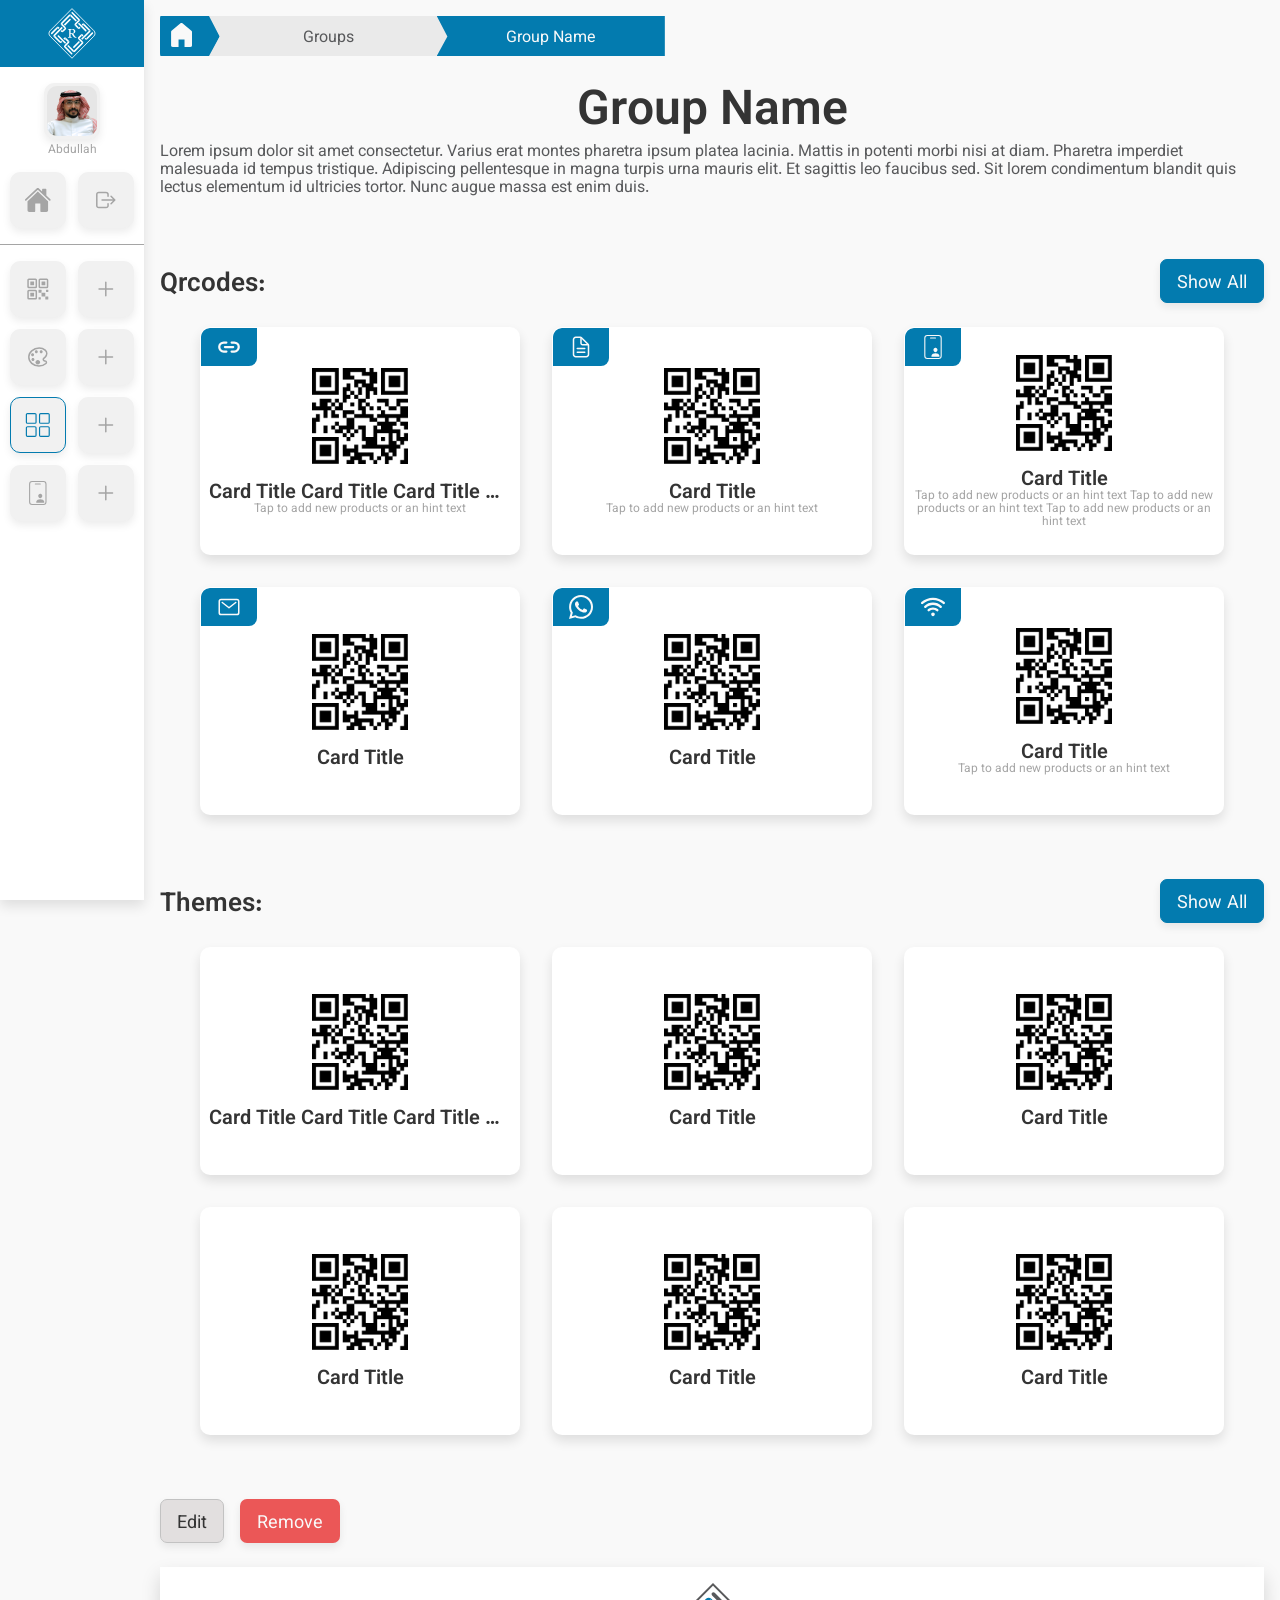
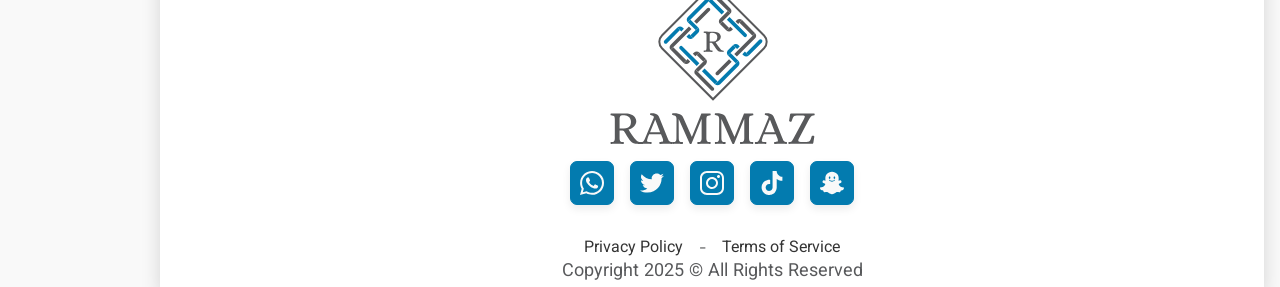
<file: group.html>
<html lang="en">
<head>
    <title>Rammaz</title>
    <meta charset="UTF-8">
    <meta name="viewport" content="width=device-width, initial-scale=1.0">

    <!-- Favicon -->
    <link rel="icon" type="image/x-icon" href="./assets/imgs/Favicon/Favicon.png">

    <!-- Css Main Files -->
    <link rel="stylesheet" href="./assets/css/Design-System.css">
    <link rel="stylesheet" href="./assets/css/main.css">
    <link rel="stylesheet" href="./assets/css/layout.css">
    <link rel="stylesheet" href="./assets/css/responsive.css">
</head>
<body>
    <!-- Side Panel -->
    <div class="sidePanel">
        <!-- SP Header -->
        <div class="sidePanel-header">
            <!-- SP Top Header Section -->
            <div class="sidePanel-controlling">
                <!-- Mobiles Controlling (Open and Close SP in Mobiles Version) -->
                <div class="controls" onclick="document.querySelector('.sidePanel').classList.toggle('active')">
                    <svg width="24" height="24" class="menu">
                        <use xlink:href="./assets/icons.svg#menu"></use>
                    </svg>
                    <svg width="24" height="24" class="close">
                        <use xlink:href="./assets/icons.svg#close"></use>
                    </svg>
                </div>

                <!-- Website Logo -->
                <img class="logo" src="./assets/imgs/Logo/logo-icon/whiteColor.svg" alt="Website Logo">
            </div>

            <!-- User Information -->
            <div class="profileInfo">
                <div class="item userImg">
                    <img src="./assets/imgs/67982210.png" alt="User Image">
                </div>
                <p class="name">Abdullah</p>
            </div>

            <!-- SP Header Navegation Items -->
            <div class="itemsContainer">
                <a href="./home.html" class="item" title="Home" onclick="sidePanelLinksHandlling(this)">
                    <div class="icon">
                        <svg width="24" height="24">
                            <use xlink:href="./assets/icons.svg#home"></use>
                        </svg>
                    </div>
                </a>
                <a href="#" class="item" title="Exit" onclick="sidePanelLinksHandlling(this)">
                    <div class="icon">
                        <svg width="24" height="24">
                            <use xlink:href="./assets/icons.svg#logout"></use>
                        </svg>
                    </div>
                </a>
            </div>
        </div>

        <!-- SP Body -->
        <div class="sidePanel-links">
            <div class="itemsContainer">
                <a href="./qrcodes.html" class="item" title="Qrcodes" onclick="sidePanelLinksHandlling(this)">
                    <div class="icon">
                        <svg width="24" height="24">
                            <use xlink:href="./assets/icons.svg#qrcode"></use>
                        </svg>
                    </div>
                </a>
                <a href="./create-qrcode.html" class="item" title="Create Qrcode" onclick="sidePanelLinksHandlling(this)">
                    <div class="icon">
                        <svg width="24" height="24">
                            <use xlink:href="./assets/icons.svg#add"></use>
                        </svg>
                    </div>
                </a>
                <a href="./themes.html" class="item" title="Themes" onclick="sidePanelLinksHandlling(this)">
                    <div class="icon">
                        <svg width="24" height="24">
                            <use xlink:href="./assets/icons.svg#colors"></use>
                        </svg>
                    </div>
                </a>
                <a href="#" class="item" title="Create Theme" onclick="sidePanelLinksHandlling(this)">
                    <div class="icon">
                        <svg width="24" height="24">
                            <use xlink:href="./assets/icons.svg#add"></use>
                        </svg>
                    </div>
                </a>
                <a href="./groups.html" class="item active" title="Groups" onclick="sidePanelLinksHandlling(this)">
                    <div class="icon">
                        <svg width="24" height="24">
                            <use xlink:href="./assets/icons.svg#groups"></use>
                        </svg>
                    </div>
                </a>
                <a href="#" class="item" title="Create Group" onclick="sidePanelLinksHandlling(this)">
                    <div class="icon">
                        <svg width="24" height="24">
                            <use xlink:href="./assets/icons.svg#add"></use>
                        </svg>
                    </div>
                </a>
                <a href="#" class="item" title="V-Cards" onclick="sidePanelLinksHandlling(this)">
                    <div class="icon">
                        <svg width="24" height="24">
                            <use xlink:href="./assets/icons.svg#vcard"></use>
                        </svg>
                    </div>
                </a>
                <a href="#" class="item" title="Create V-Card" onclick="sidePanelLinksHandlling(this)">
                    <div class="icon">
                        <svg width="24" height="24">
                            <use xlink:href="./assets/icons.svg#add"></use>
                        </svg>
                    </div>
                </a>
            </div>
        </div>
    </div>

    <!-- Main Container -->
    <div class="main">
        <!-- Page Header -->
        <div class="pageHeader">
            <!-- Navigator -->
            <div class="navigator">
                <a href="#" class="navigatorStart">
                    <div class="icon">
                        <svg width="24" height="24">
                            <use xlink:href="./assets/tafanee-icons.svg#home"></use>
                        </svg>
                    </div>
                </a>
                
                <a href="groups.html" class="navigatorItem">
                    <p>Groups</p>
                </a>
                
                <a href="#" class="navigatorEnd">
                    <p>Group Name</p>
                </a>
            </div>
        </div>

        <!-- Page Content -->
        <div class="pageContent">
            <div class="textContent">
                <h2>Group Name</h2>
                <p class="p-sm">
                    Lorem ipsum dolor sit amet consectetur. Varius erat montes pharetra ipsum platea lacinia. Mattis in potenti morbi nisi at diam. Pharetra imperdiet malesuada id tempus tristique. Adipiscing pellentesque in magna turpis urna mauris elit. Et sagittis leo faucibus sed. Sit lorem condimentum blandit quis lectus elementum id ultricies tortor. Nunc augue massa est enim duis.
                </p>
            </div>
            <!-- Qrcodes -->
            <div class="qrcodes cardsContainer">
                <div class="header">
                    <h3 class="title">Qrcodes:</h3>

                    <a href="./qrcodes.html" class="BTN Primary-BTN">
                        <p>Show All</p>
                    </a>
                </div>
                <div class="cards">
                    <a href="qrcode.html" class="card">
                        <div class="qrType">
                            <svg width="24" height="24">
                                <use xlink:href="./assets/icons.svg#link"></use>
                            </svg>
                        </div>
                        <div class="qrcode">
                            <img src="./assets/imgs/QRCode.png" alt="Qrcode">
                        </div>
                        <div class="cardContent">
                            <p class="title" title="Card Title Card Title Card Title Card Title Card Title">Card Title Card Title Card Title Card Title Card Title</p>
                            <p class="text">
                                Tap to add new products or an hint text
                            </p>
                        </div>
                    </a>
                    
                    <a href="qrcode.html" class="card">
                        <div class="qrType">
                            <svg width="24" height="24">
                                <use xlink:href="./assets/icons.svg#text"></use>
                            </svg>
                        </div>
                        <div class="qrcode">
                            <img src="./assets/imgs/QRCode.png" alt="Qrcode">
                        </div>
                        <div class="cardContent">
                            <p class="title">Card Title</p>
                            <p class="text">
                                Tap to add new products or an hint text
                            </p>
                        </div>
                    </a>
                    
                    <a href="qrcode.html" class="card">
                        <div class="qrType">
                            <svg width="24" height="24">
                                <use xlink:href="./assets/icons.svg#vcard"></use>
                            </svg>
                        </div>
                        <div class="qrcode">
                            <img src="./assets/imgs/QRCode.png" alt="Qrcode">
                        </div>
                        <div class="cardContent">
                            <p class="title">Card Title</p>
                            <p class="text">
                                Tap to add new products or an hint text Tap to add new products or an hint text Tap to add new products or an hint text
                            </p>
                        </div>
                    </a>
                    
                    <a href="qrcode.html" class="card">
                        <div class="qrType">
                            <svg width="24" height="24">
                                <use xlink:href="./assets/icons.svg#mail"></use>
                            </svg>
                        </div>
                        <div class="qrcode">
                            <img src="./assets/imgs/QRCode.png" alt="Qrcode">
                        </div>
                        <div class="cardContent">
                            <p class="title">Card Title</p>
                        </div>
                    </a>
                    
                    <a href="qrcode.html" class="card">
                        <div class="qrType">
                            <svg width="24" height="24">
                                <use xlink:href="./assets/icons.svg#whatsapp"></use>
                            </svg>
                        </div>
                        <div class="qrcode">
                            <img src="./assets/imgs/QRCode.png" alt="Qrcode">
                        </div>
                        <div class="cardContent">
                            <p class="title">Card Title</p>
                        </div>
                    </a>
                    
                    <a href="qrcode.html" class="card">
                        <div class="qrType">
                            <svg width="24" height="24">
                                <use xlink:href="./assets/icons.svg#wifi"></use>
                            </svg>
                        </div>
                        <div class="qrcode">
                            <img src="./assets/imgs/QRCode.png" alt="Qrcode">
                        </div>
                        <div class="cardContent">
                            <p class="title">Card Title</p>
                            <p class="text">
                                Tap to add new products or an hint text
                            </p>
                        </div>
                    </a>
                </div>
            </div>

            <!-- Themes -->
            <div class="themes cardsContainer">
                <div class="header">
                    <h3 class="title">Themes:</h3>
                    <a href="./themes.html" class="BTN Primary-BTN">
                        <p>Show All</p>
                    </a>
                </div>
                <div class="cards">
                    <a href="./theme.html" class="card">
                        <div class="qrcode">
                            <img src="./assets/imgs/QRCode.png" alt="Qrcode">
                        </div>
                        <div class="cardContent">
                            <p class="title" title="Card Title Card Title Card Title Card Title Card Title">Card Title Card Title Card Title Card Title Card Title</p>
                        </div>
                    </a>
                    
                    <a href="./theme.html" class="card">
                        <div class="qrcode">
                            <img src="./assets/imgs/QRCode.png" alt="Qrcode">
                        </div>
                        <div class="cardContent">
                            <p class="title">Card Title</p>
                        </div>
                    </a>
                    
                    <a href="./theme.html" class="card">
                        <div class="qrcode">
                            <img src="./assets/imgs/QRCode.png" alt="Qrcode">
                        </div>
                        <div class="cardContent">
                            <p class="title">Card Title</p>
                        </div>
                    </a>
                    
                    <a href="./theme.html" class="card">
                        <div class="qrcode">
                            <img src="./assets/imgs/QRCode.png" alt="Qrcode">
                        </div>
                        <div class="cardContent">
                            <p class="title">Card Title</p>
                        </div>
                    </a>
                    
                    <a href="./theme.html" class="card">
                        <div class="qrcode">
                            <img src="./assets/imgs/QRCode.png" alt="Qrcode">
                        </div>
                        <div class="cardContent">
                            <p class="title">Card Title</p>
                        </div>
                    </a>
                    
                    <a href="./theme.html" class="card">
                        <div class="qrcode">
                            <img src="./assets/imgs/QRCode.png" alt="Qrcode">
                        </div>
                        <div class="cardContent">
                            <p class="title">Card Title</p>
                        </div>
                    </a>
                </div>
            </div>

            <!-- Action Call Buttons -->
            <div class="actionCallButtons">
                <a href="#" class="BTN Secondary-BTN">
                    <p>Edit</p>
                </a>
                <div class="BTN Danger-BTN">
                    <p>Remove</p>
                </div>
            </div>
        </div>

        <!-- Footer -->
        <div class="footer">
            <div class="websiteInformation">
                <a href="./home.html" class="websiteLogo">
                    <img src="./assets/imgs/Logo/icon-text/darkBlue.svg" alt="Website Logo">
                </a>

                <!-- website Social Accounts -->
                <div class="websiteSocial">
                    <a href="#" class="BTN Primary-BTN Icon-BTN">
                        <svg width="24" height="24">
                            <use xlink:href="./assets/icons.svg#whatsapp"></use>
                        </svg>
                    </a>
                    <a href="#" class="BTN Primary-BTN Icon-BTN">
                        <svg width="24" height="24">
                            <use xlink:href="./assets/icons.svg#twitter"></use>
                        </svg>
                    </a>
                    <a href="#" class="BTN Primary-BTN Icon-BTN">
                        <svg width="24" height="24">
                            <use xlink:href="./assets/icons.svg#instagram"></use>
                        </svg>
                    </a>
                    <a href="#" class="BTN Primary-BTN Icon-BTN">
                        <svg width="24" height="24">
                            <use xlink:href="./assets/icons.svg#tiktok"></use>
                        </svg>
                    </a>
                    <a href="#" class="BTN Primary-BTN Icon-BTN">
                        <svg width="24" height="24">
                            <use xlink:href="./assets/icons.svg#snapchat"></use>
                        </svg>
                    </a>
                </div>
            </div>

            <div class="footerPages-copyRights">
                <div class="footerPages">
                    <a href="#">Privacy Policy</a>
                    <span>-</span>
                    <a href="#">Terms of Service</a>
                </div>

                <div class="copyRights">
                    <p>Copyright 2025 &copy; All Rights Reserved</p>
                </div>
            </div>
        </div>

        <!-- Top Scrolling Button -->
        <div class="topArrow" onclick="window.scrollTo(0,0)">
            <svg width="24" height="24">
                <use xlink:href="./assets/icons.svg#up-arrow"></use>
            </svg>
        </div>
    </div>

    <!-- Js File -->
    <script src="./assets/js/Design-System.js"></script>
</body>
</html>
</file>
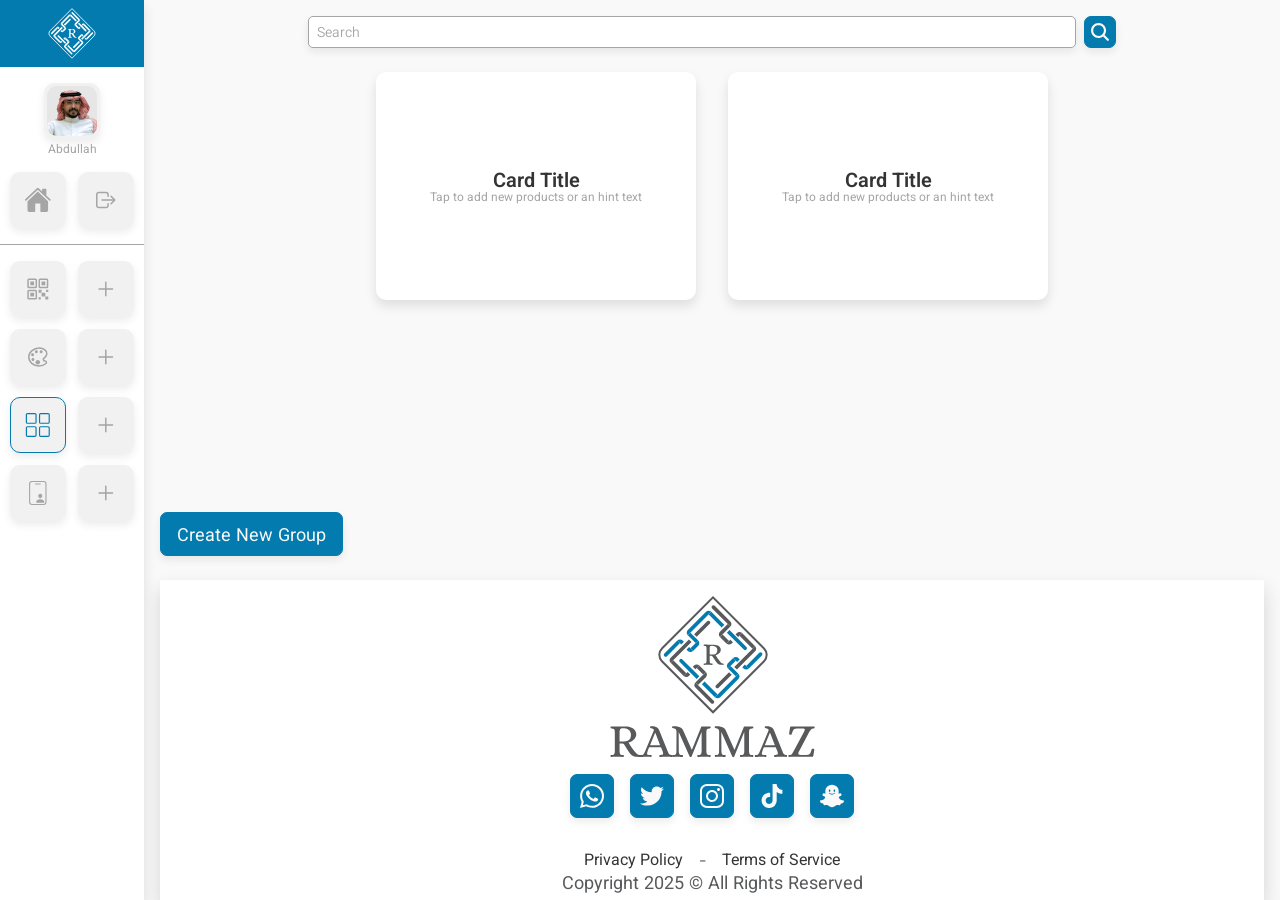
<file: groups.html>
<html lang="en">
<head>
    <title>Rammaz</title>
    <meta charset="UTF-8">
    <meta name="viewport" content="width=device-width, initial-scale=1.0">

    <!-- Favicon -->
    <link rel="icon" type="image/x-icon" href="./assets/imgs/Favicon/Favicon.png">

    <!-- Css Main Files -->
    <link rel="stylesheet" href="./assets/css/Design-System.css">
    <link rel="stylesheet" href="./assets/css/main.css">
    <link rel="stylesheet" href="./assets/css/layout.css">
    <link rel="stylesheet" href="./assets/css/responsive.css">
</head>
<body>
    <!-- Side Panel -->
    <div class="sidePanel">
        <!-- SP Header -->
        <div class="sidePanel-header">
            <!-- SP Top Header Section -->
            <div class="sidePanel-controlling">
                <!-- Mobiles Controlling (Open and Close SP in Mobiles Version) -->
                <div class="controls" onclick="document.querySelector('.sidePanel').classList.toggle('active')">
                    <svg width="24" height="24" class="menu">
                        <use xlink:href="./assets/icons.svg#menu"></use>
                    </svg>
                    <svg width="24" height="24" class="close">
                        <use xlink:href="./assets/icons.svg#close"></use>
                    </svg>
                </div>

                <!-- Website Logo -->
                <img class="logo" src="./assets/imgs/Logo/logo-icon/whiteColor.svg" alt="Website Logo">
            </div>

            <!-- User Information -->
            <div class="profileInfo">
                <div class="item userImg">
                    <img src="./assets/imgs/67982210.png" alt="User Image">
                </div>
                <p class="name">Abdullah</p>
            </div>

            <!-- SP Header Navegation Items -->
            <div class="itemsContainer">
                <a href="./home.html" class="item" title="Home" onclick="sidePanelLinksHandlling(this)">
                    <div class="icon">
                        <svg width="24" height="24">
                            <use xlink:href="./assets/icons.svg#home"></use>
                        </svg>
                    </div>
                </a>
                <a href="#" class="item" title="Exit" onclick="sidePanelLinksHandlling(this)">
                    <div class="icon">
                        <svg width="24" height="24">
                            <use xlink:href="./assets/icons.svg#logout"></use>
                        </svg>
                    </div>
                </a>
            </div>
        </div>

        <!-- SP Body -->
        <div class="sidePanel-links">
            <div class="itemsContainer">
                <a href="./qrcodes.html" class="item" title="Qrcodes" onclick="sidePanelLinksHandlling(this)">
                    <div class="icon">
                        <svg width="24" height="24">
                            <use xlink:href="./assets/icons.svg#qrcode"></use>
                        </svg>
                    </div>
                </a>
                <a href="./create-qrcode.html" class="item" title="Create Qrcode" onclick="sidePanelLinksHandlling(this)">
                    <div class="icon">
                        <svg width="24" height="24">
                            <use xlink:href="./assets/icons.svg#add"></use>
                        </svg>
                    </div>
                </a>
                <a href="./themes.html" class="item" title="Themes" onclick="sidePanelLinksHandlling(this)">
                    <div class="icon">
                        <svg width="24" height="24">
                            <use xlink:href="./assets/icons.svg#colors"></use>
                        </svg>
                    </div>
                </a>
                <a href="#" class="item" title="Create Theme" onclick="sidePanelLinksHandlling(this)">
                    <div class="icon">
                        <svg width="24" height="24">
                            <use xlink:href="./assets/icons.svg#add"></use>
                        </svg>
                    </div>
                </a>
                <a href="./groups.html" class="item active" title="Groups" onclick="sidePanelLinksHandlling(this)">
                    <div class="icon">
                        <svg width="24" height="24">
                            <use xlink:href="./assets/icons.svg#groups"></use>
                        </svg>
                    </div>
                </a>
                <a href="#" class="item" title="Create Group" onclick="sidePanelLinksHandlling(this)">
                    <div class="icon">
                        <svg width="24" height="24">
                            <use xlink:href="./assets/icons.svg#add"></use>
                        </svg>
                    </div>
                </a>
                <a href="#" class="item" title="V-Cards" onclick="sidePanelLinksHandlling(this)">
                    <div class="icon">
                        <svg width="24" height="24">
                            <use xlink:href="./assets/icons.svg#vcard"></use>
                        </svg>
                    </div>
                </a>
                <a href="#" class="item" title="Create V-Card" onclick="sidePanelLinksHandlling(this)">
                    <div class="icon">
                        <svg width="24" height="24">
                            <use xlink:href="./assets/icons.svg#add"></use>
                        </svg>
                    </div>
                </a>
            </div>
        </div>
    </div>
    
    <!-- Main Container -->
    <div class="main">
        <!-- Page Header -->
        <div class="pageHeader">
            <!-- Search -->
            <form action="#" method="get" class="searchHeader">
                <div class="input">
                    <div class="inputContainer">
                        <input type="text" name="defualt-input" id="defualt-input" placeholder="Search" oninput="inputHandlling(this)">
                    </div>
                </div>
                <button type="submit" class="BTN Primary-BTN Icon-BTN">
                    <svg width="24" height="24">
                        <use xlink:href="./assets/icons.svg#search"></use>
                    </svg>
                </button>
            </form>
        </div>

        <!-- Page Content -->
        <div class="pageContent">
            <div class="cardsContainer">
                <div class="cards">
                    <a href="./group.html" class="card">
                        <div class="cardContent">
                            <p class="title" title="Card Title">Card Title</p>
                            <p class="text">
                                Tap to add new products or an hint text
                            </p>
                        </div>
                    </a>
                    <a href="./group.html" class="card">
                        <div class="cardContent">
                            <p class="title" title="Card Title">Card Title</p>
                            <p class="text">
                                Tap to add new products or an hint text
                            </p>
                        </div>
                    </a>
                </div>
            </div>
            <a href="#" class="BTN Primary-BTN">
                <p>Create New Group</p>
            </a>
        </div>

        <!-- Footer -->
        <div class="footer">
            <div class="websiteInformation">
                <a href="./home.html" class="websiteLogo">
                    <img src="./assets/imgs/Logo/icon-text/darkBlue.svg" alt="Website Logo">
                </a>

                <!-- website Social Accounts -->
                <div class="websiteSocial">
                    <a href="#" class="BTN Primary-BTN Icon-BTN">
                        <svg width="24" height="24">
                            <use xlink:href="./assets/icons.svg#whatsapp"></use>
                        </svg>
                    </a>
                    <a href="#" class="BTN Primary-BTN Icon-BTN">
                        <svg width="24" height="24">
                            <use xlink:href="./assets/icons.svg#twitter"></use>
                        </svg>
                    </a>
                    <a href="#" class="BTN Primary-BTN Icon-BTN">
                        <svg width="24" height="24">
                            <use xlink:href="./assets/icons.svg#instagram"></use>
                        </svg>
                    </a>
                    <a href="#" class="BTN Primary-BTN Icon-BTN">
                        <svg width="24" height="24">
                            <use xlink:href="./assets/icons.svg#tiktok"></use>
                        </svg>
                    </a>
                    <a href="#" class="BTN Primary-BTN Icon-BTN">
                        <svg width="24" height="24">
                            <use xlink:href="./assets/icons.svg#snapchat"></use>
                        </svg>
                    </a>
                </div>
            </div>

            <div class="footerPages-copyRights">
                <div class="footerPages">
                    <a href="#">Privacy Policy</a>
                    <span>-</span>
                    <a href="#">Terms of Service</a>
                </div>

                <div class="copyRights">
                    <p>Copyright 2025 &copy; All Rights Reserved</p>
                </div>
            </div>
        </div>

        <!-- Top Scrolling Button -->
        <div class="topArrow" onclick="window.scrollTo(0,0)">
            <svg width="24" height="24">
                <use xlink:href="./assets/icons.svg#up-arrow"></use>
            </svg>
        </div>
    </div>

    <!-- Js File -->
    <script src="./assets/js/Design-System.js"></script>
</body>
</html>
</file>
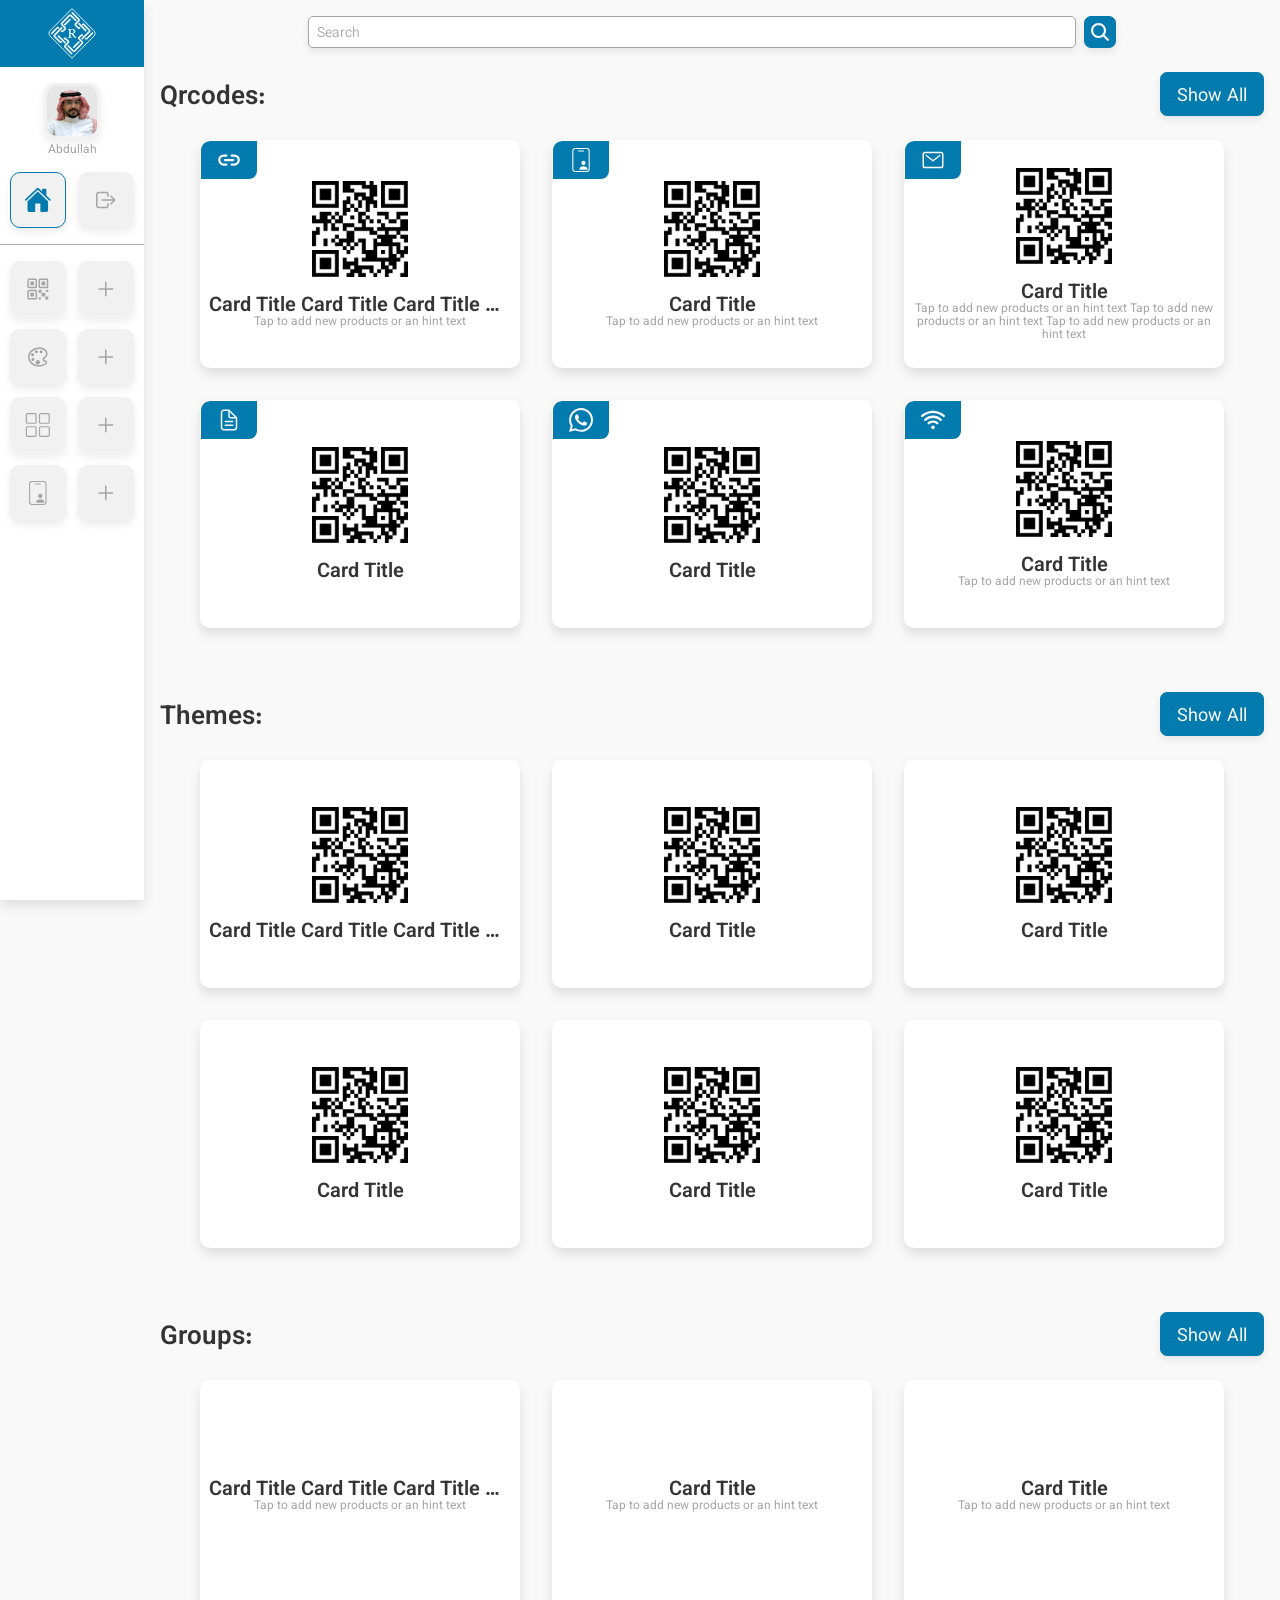
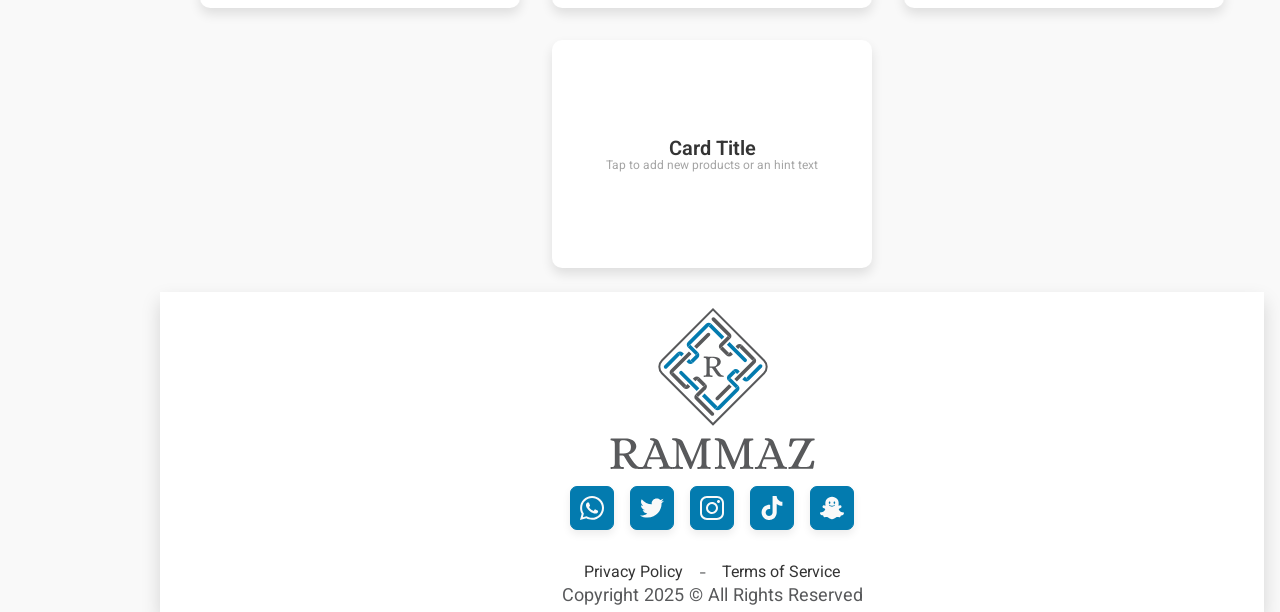
<file: home.html>
<html lang="en">
<head>
    <!---------- General Metas ---------->
    <meta charset="UTF-8">
    <meta http-equiv="X-UA-Compatible" content="IE=edge">
    <link rel="canonical" href="https://URL.com/"> <!-- Change the URL -->
    <meta name="robots" content="index, follow">


    <!---------- Website Information ---------->
    <title>Rammaz</title>
    <meta name="application-name" content="Rammaz">
    <meta name="apple-mobile-web-app-title" content="Rammaz">
    <link rel="manifest" href="./assets/res/manifest.json">


    <!---------- SEO Metas ---------->
    <!-- Title -->
    <meta property="title" content="Rammaz">
    <meta property="og:site_name" content="Rammaz">
    <meta property="og:title" content="Rammaz">
    <meta name="twitter:title" content="Rammaz">

    <!-- Description -->
    <meta name="description" content=""> <!-- put the description of website in ( content ) property -->
    <meta name="og:description" content=""> <!-- put the description of website in ( content ) property -->
    <meta name="twitter:description" content=""> <!-- put the description of website in ( content ) property -->

    <!-- Website Information -->
    <meta property="og:type" content="website">
    <meta property="og:url" content="https://URL.com"> <!-- Change the URL -->
    <meta property="og:locale" content="ar_AR">

    <!-- Sharing Image -->
    <meta name="image" content="https://URL.com/assets/imgs/Sharing-image.png"> <!-- Change the URL -->
    <meta property="image" content="https://URL.com/assets/imgs/Sharing-image.png"> <!-- Change the URL -->
    <meta property="og:image" content="https://URL.com/assets/imgs/Sharing-image.png"> <!-- Change the URL -->

    <!-- Keywords -->
    <meta name="keywords" content=""> <!-- put the keywords list of website in ( content ) property -->


    <!---------- Display Settings ---------->
    <meta name="viewport" content="width=device-width, initial-scale=1.0, viewport-fit=cover, user-scalable=no">
    <meta name="apple-mobile-web-app-capable" content="yes">
    <meta name="mobile-web-app-capable" content="yes">

    <!-- Theme Colors -->
    <meta name="theme-color" content="#037BAF">
    <meta name="apple-mobile-web-app-status-bar-style" content="#037BAF-transparent">
    <meta name="msapplication-TileColor" content="#037BAF-transparent">

    <!-- iOS Lunch Screen -->
    <!-- <link rel="apple-touch-startup-image" href="./assets/imgs/lunchScreens/apple_splash_2048.png" media="(device-width: 1024px) and (device-height: 1366px) and (-webkit-device-pixel-ratio: 2) and (orientation: portrait)" class="cacheItem"/>
    <link rel="apple-touch-startup-image" href="./assets/imgs/lunchScreens/apple_splash_1668.png" media="(device-width: 834px) and (device-height: 1194px) and (-webkit-device-pixel-ratio: 2) and (orientation: portrait)" class="cacheItem"/>
    <link rel="apple-touch-startup-image" href="./assets/imgs/lunchScreens/apple_splash_1536.png" media="(device-width: 768px) and (device-height: 1024px) and (-webkit-device-pixel-ratio: 2) and (orientation: portrait)" class="cacheItem"/>
    <link rel="apple-touch-startup-image" href="./assets/imgs/lunchScreens/apple_splash_1125.png" media="(device-width: 375px) and (device-height: 812px) and (-webkit-device-pixel-ratio: 2) and (orientation: portrait)" class="cacheItem"/>
    <link rel="apple-touch-startup-image" href="./assets/imgs/lunchScreens/apple_splash_1242.png" media="(device-width: 414px) and (device-height: 763px) and (-webkit-device-pixel-ratio: 3) and (orientation: portrait)" class="cacheItem"/>
    <link rel="apple-touch-startup-image" href="./assets/imgs/lunchScreens/apple_splash_828.png" media="(device-width: 414px) and (device-height: 896px) and (-webkit-device-pixel-ratio: 2) and (orientation: portrait)" class="cacheItem"/>
    <link rel="apple-touch-startup-image" href="./assets/imgs/lunchScreens/apple_splash_750.png" media="(device-width: 375px) and (device-height: 667px) and (-webkit-device-pixel-ratio: 2) and (orientation: portrait)" class="cacheItem"/>
    <link rel="apple-touch-startup-image" href="./assets/imgs/lunchScreens/apple_splash_640.png" media="(device-width: 320px) and (device-height: 568px) and (-webkit-device-pixel-ratio: 2) and (orientation: portrait)" class="cacheItem"/> -->


    <!---------- Css Files ---------->
    <link rel="stylesheet" href="./assets/css/Design-System.css">
    <link rel="stylesheet" href="./assets/css/main.css">
    <link rel="stylesheet" href="./assets/css/layout.css">
    <link rel="stylesheet" href="./assets/css/responsive.css">


    <!---------- Favicon ---------->
    <link rel="icon" type="image/x-icon" href="./assets/imgs/Favicon/Favicon.png">
    
    <!-- Browser -->
    <link rel="icon" type="image/png" sizes="16x16" href="./assets/imgs/Favicon/favicon-16x16.png">
    <link rel="icon" type="image/png" sizes="32x32" href="./assets/imgs/Favicon/favicon-32x32.png">
    <link rel="icon" type="image/png" sizes="72x72" href="./assets/imgs/Favicon/favicon-72x72.png">
    <link rel="icon" type="image/png" sizes="96x96" href="./assets/imgs/Favicon/favicon-96x96.png">
    <link rel="icon" type="image/png" sizes="114x114" href="./assets/imgs/Favicon/favicon-114x114.png">
    <link rel="icon" type="image/png" sizes="128x128" href="./assets/imgs/Favicon/favicon-128x128.png">
    <link rel="icon" type="image/png" sizes="144x144" href="./assets/imgs/Favicon/favicon-144x144.png">
    <link rel="icon" type="image/png" sizes="196x196" href="./assets/imgs/Favicon/favicon-196x196.png">

    <!-- IOS -->
    <link rel="apple-touch-icon" sizes="57x57" href="./assets/imgs/Favicon/apple-touch-icon-57x57.png">
    <link rel="apple-touch-icon" sizes="60x60" href="./assets/imgs/Favicon/apple-touch-icon-60x60.png">
    <link rel="apple-touch-icon" sizes="72x72" href="./assets/imgs/Favicon/apple-touch-icon-72x72.png">
    <link rel="apple-touch-icon" sizes="76x76" href="./assets/imgs/Favicon/apple-touch-icon-76x76.png">
    <link rel="apple-touch-icon" sizes="114x114" href="./assets/imgs/Favicon/apple-touch-icon-114x114.png">
    <link rel="apple-touch-icon" sizes="120x120" href="./assets/imgs/Favicon/apple-touch-icon-120x120.png">
    <link rel="apple-touch-icon" sizes="144x144" href="./assets/imgs/Favicon/apple-touch-icon-144x144.png">
    <link rel="apple-touch-icon" sizes="152x152" href="./assets/imgs/Favicon/apple-touch-icon-152x152.png">
    <link rel="apple-touch-icon" sizes="180x180" href="./assets/imgs/Favicon/apple-touch-icon-180x180.png">
    
    <!-- Android -->
    <link rel="icon" type="image/png" sizes="16x16" href="./assets/imgs/Favicon/android-icon-16x16.png">
    <link rel="icon" type="image/png" sizes="32x32" href="./assets/imgs/Favicon/android-icon-32x32.png">
    <link rel="icon" type="image/png" sizes="57x57" href="./assets/imgs/Favicon/android-icon-57x57.png">
    <link rel="icon" type="image/png" sizes="72x72" href="./assets/imgs/Favicon/android-icon-72x72.png">
    <link rel="icon" type="image/png" sizes="96x96" href="./assets/imgs/Favicon/android-icon-96x96.png">
    <link rel="icon" type="image/png" sizes="128x128" href="./assets/imgs/Favicon/android-icon-128x128.png">
    <link rel="icon" type="image/png" sizes="144x144" href="./assets/imgs/Favicon/android-icon-144x144.png">
    <link rel="icon" type="image/png" sizes="192x192" href="./assets/imgs/Favicon/android-icon-192x192.png">

    <!-- MS -->
    <meta name="msapplication-TileImage" content="./assets/imgs/Favicon/mstile-70x70.png">
    <meta name="msapplication-TileImage" content="./assets/imgs/Favicon/mstile-144x144.png">
    <meta name="msapplication-TileImage" content="./assets/imgs/Favicon/mstile-150x150.png">
    <meta name="msapplication-TileImage" content="./assets/imgs/Favicon/mstile-310x150.png">
    <meta name="msapplication-TileImage" content="./assets/imgs/Favicon/mstile-310x310.png">

</head>
<body>
    <!-- Side Panel -->
    <div class="sidePanel">
        <!-- SP Header -->
        <div class="sidePanel-header">
            <!-- SP Top Header Section -->
            <div class="sidePanel-controlling">
                <!-- Mobiles Controlling (Open and Close SP in Mobiles Version) -->
                <div class="controls" onclick="document.querySelector('.sidePanel').classList.toggle('active')">
                    <svg width="24" height="24" class="menu">
                        <use xlink:href="./assets/icons.svg#menu"></use>
                    </svg>
                    <svg width="24" height="24" class="close">
                        <use xlink:href="./assets/icons.svg#close"></use>
                    </svg>
                </div>

                <!-- Website Logo -->
                <img class="logo" src="./assets/imgs/Logo/logo-icon/whiteColor.svg" alt="Website Logo">
            </div>

            <!-- User Information -->
            <div class="profileInfo">
                <div class="item userImg">
                    <img src="./assets/imgs/67982210.png" alt="User Image">
                </div>
                <p class="name">Abdullah</p>
            </div>

            <!-- SP Header Navegation Items -->
            <div class="itemsContainer">
                <a href="./home.html" class="item active" title="Home" onclick="sidePanelLinksHandlling(this)">
                    <div class="icon">
                        <svg width="24" height="24">
                            <use xlink:href="./assets/icons.svg#home"></use>
                        </svg>
                    </div>
                </a>
                <a href="#" class="item" title="Exit" onclick="sidePanelLinksHandlling(this)">
                    <div class="icon">
                        <svg width="24" height="24">
                            <use xlink:href="./assets/icons.svg#logout"></use>
                        </svg>
                    </div>
                </a>
            </div>
        </div>

        <!-- SP Body -->
        <div class="sidePanel-links">
            <div class="itemsContainer">
                <a href="./qrcodes.html" class="item" title="Qrcodes" onclick="sidePanelLinksHandlling(this)">
                    <div class="icon">
                        <svg width="24" height="24">
                            <use xlink:href="./assets/icons.svg#qrcode"></use>
                        </svg>
                    </div>
                </a>
                <a href="./create-qrcode.html" class="item" title="Create Qrcode" onclick="sidePanelLinksHandlling(this)">
                    <div class="icon">
                        <svg width="24" height="24">
                            <use xlink:href="./assets/icons.svg#add"></use>
                        </svg>
                    </div>
                </a>
                <a href="./themes.html" class="item" title="Themes" onclick="sidePanelLinksHandlling(this)">
                    <div class="icon">
                        <svg width="24" height="24">
                            <use xlink:href="./assets/icons.svg#colors"></use>
                        </svg>
                    </div>
                </a>
                <a href="#" class="item" title="Create Theme" onclick="sidePanelLinksHandlling(this)">
                    <div class="icon">
                        <svg width="24" height="24">
                            <use xlink:href="./assets/icons.svg#add"></use>
                        </svg>
                    </div>
                </a>
                <a href="./groups.html" class="item" title="Groups" onclick="sidePanelLinksHandlling(this)">
                    <div class="icon">
                        <svg width="24" height="24">
                            <use xlink:href="./assets/icons.svg#groups"></use>
                        </svg>
                    </div>
                </a>
                <a href="#" class="item" title="Create Group" onclick="sidePanelLinksHandlling(this)">
                    <div class="icon">
                        <svg width="24" height="24">
                            <use xlink:href="./assets/icons.svg#add"></use>
                        </svg>
                    </div>
                </a>
                <a href="#" class="item" title="V-Cards" onclick="sidePanelLinksHandlling(this)">
                    <div class="icon">
                        <svg width="24" height="24">
                            <use xlink:href="./assets/icons.svg#vcard"></use>
                        </svg>
                    </div>
                </a>
                <a href="#" class="item" title="Create V-Card" onclick="sidePanelLinksHandlling(this)">
                    <div class="icon">
                        <svg width="24" height="24">
                            <use xlink:href="./assets/icons.svg#add"></use>
                        </svg>
                    </div>
                </a>
            </div>
        </div>
    </div>

    <!-- Main Container -->
    <div class="main">
        <!-- Page Header -->
        <div class="pageHeader">
            <!-- Search -->
            <form action="#" method="get" class="searchHeader">
                <div class="input">
                    <div class="inputContainer">
                        <input type="text" name="defualt-input" id="defualt-input" placeholder="Search" oninput="inputHandlling(this)">
                    </div>
                </div>
                <button type="submit" class="BTN Primary-BTN Icon-BTN">
                    <svg width="24" height="24">
                        <use xlink:href="./assets/icons.svg#search"></use>
                    </svg>
                </button>
            </form>
        </div>

        <!-- Page Content -->
        <div class="pageContent">
            <!-- Qrcodes -->
            <div class="qrcodes cardsContainer">
                <div class="header">
                    <h3 class="title">Qrcodes:</h3>

                    <a href="./qrcodes.html" class="BTN Primary-BTN">
                        <p>Show All</p>
                    </a>
                </div>
                <div class="cards">
                    <a href="qrcode.html" class="card">
                        <div class="qrType">
                            <svg width="24" height="24">
                                <use xlink:href="./assets/icons.svg#link"></use>
                            </svg>
                        </div>
                        <div class="qrcode">
                            <img src="./assets/imgs/QRCode.png" alt="Qrcode">
                        </div>
                        <div class="cardContent">
                            <p class="title" title="Card Title Card Title Card Title Card Title Card Title">Card Title Card Title Card Title Card Title Card Title</p>
                            <p class="text">
                                Tap to add new products or an hint text
                            </p>
                        </div>
                    </a>
                    
                    <a href="qrcode.html" class="card">
                        <div class="qrType">
                            <svg width="24" height="24">
                                <use xlink:href="./assets/icons.svg#vcard"></use>
                            </svg>
                        </div>
                        <div class="qrcode">
                            <img src="./assets/imgs/QRCode.png" alt="Qrcode">
                        </div>
                        <div class="cardContent">
                            <p class="title">Card Title</p>
                            <p class="text">
                                Tap to add new products or an hint text
                            </p>
                        </div>
                    </a>
                    
                    <a href="qrcode.html" class="card">
                        <div class="qrType">
                            <svg width="24" height="24">
                                <use xlink:href="./assets/icons.svg#mail"></use>
                            </svg>
                        </div>
                        <div class="qrcode">
                            <img src="./assets/imgs/QRCode.png" alt="Qrcode">
                        </div>
                        <div class="cardContent">
                            <p class="title">Card Title</p>
                            <p class="text">
                                Tap to add new products or an hint text Tap to add new products or an hint text Tap to add new products or an hint text
                            </p>
                        </div>
                    </a>
                    
                    <a href="qrcode.html" class="card">
                        <div class="qrType">
                            <svg width="24" height="24">
                                <use xlink:href="./assets/icons.svg#text"></use>
                            </svg>
                        </div>
                        <div class="qrcode">
                            <img src="./assets/imgs/QRCode.png" alt="Qrcode">
                        </div>
                        <div class="cardContent">
                            <p class="title">Card Title</p>
                        </div>
                    </a>
                    
                    <a href="qrcode.html" class="card">
                        <div class="qrType">
                            <svg width="24" height="24">
                                <use xlink:href="./assets/icons.svg#whatsapp"></use>
                            </svg>
                        </div>
                        <div class="qrcode">
                            <img src="./assets/imgs/QRCode.png" alt="Qrcode">
                        </div>
                        <div class="cardContent">
                            <p class="title">Card Title</p>
                        </div>
                    </a>
                    
                    <a href="qrcode.html" class="card">
                        <div class="qrType">
                            <svg width="24" height="24">
                                <use xlink:href="./assets/icons.svg#wifi"></use>
                            </svg>
                        </div>
                        <div class="qrcode">
                            <img src="./assets/imgs/QRCode.png" alt="Qrcode">
                        </div>
                        <div class="cardContent">
                            <p class="title">Card Title</p>
                            <p class="text">
                                Tap to add new products or an hint text
                            </p>
                        </div>
                    </a>
                </div>
            </div>

            <!-- Themes -->
            <div class="themes cardsContainer">
                <div class="header">
                    <h3 class="title">Themes:</h3>
                    <a href="./themes.html" class="BTN Primary-BTN">
                        <p>Show All</p>
                    </a>
                </div>
                <div class="cards">
                    <a href="./theme.html" class="card">
                        <div class="qrcode">
                            <img src="./assets/imgs/QRCode.png" alt="Qrcode">
                        </div>
                        <div class="cardContent">
                            <p class="title" title="Card Title Card Title Card Title Card Title Card Title">Card Title Card Title Card Title Card Title Card Title</p>
                        </div>
                    </a>
                    
                    <a href="./theme.html" class="card">
                        <div class="qrcode">
                            <img src="./assets/imgs/QRCode.png" alt="Qrcode">
                        </div>
                        <div class="cardContent">
                            <p class="title">Card Title</p>
                        </div>
                    </a>
                    
                    <a href="./theme.html" class="card">
                        <div class="qrcode">
                            <img src="./assets/imgs/QRCode.png" alt="Qrcode">
                        </div>
                        <div class="cardContent">
                            <p class="title">Card Title</p>
                        </div>
                    </a>
                    
                    <a href="./theme.html" class="card">
                        <div class="qrcode">
                            <img src="./assets/imgs/QRCode.png" alt="Qrcode">
                        </div>
                        <div class="cardContent">
                            <p class="title">Card Title</p>
                        </div>
                    </a>
                    
                    <a href="./theme.html" class="card">
                        <div class="qrcode">
                            <img src="./assets/imgs/QRCode.png" alt="Qrcode">
                        </div>
                        <div class="cardContent">
                            <p class="title">Card Title</p>
                        </div>
                    </a>
                    
                    <a href="./theme.html" class="card">
                        <div class="qrcode">
                            <img src="./assets/imgs/QRCode.png" alt="Qrcode">
                        </div>
                        <div class="cardContent">
                            <p class="title">Card Title</p>
                        </div>
                    </a>
                </div>
            </div>

            <!-- Groups -->
            <div class="groups cardsContainer">
                <div class="header">
                    <h3 class="title">Groups:</h3>
                    <div class="BTN Primary-BTN">
                        <p>Show All</p>
                    </div>
                </div>
                <div class="cards">
                    <a href="./group.html" class="card">
                        <div class="cardContent">
                            <p class="title" title="Card Title Card Title Card Title Card Title Card Title">Card Title Card Title Card Title Card Title Card Title</p>
                            <p class="text">
                                Tap to add new products or an hint text
                            </p>
                        </div>
                    </a>
                    
                    <a href="./group.html" class="card">
                        <div class="cardContent">
                            <p class="title">Card Title</p>
                            <p class="text">
                                Tap to add new products or an hint text
                            </p>
                        </div>
                    </a>
                    
                    <a href="./group.html" class="card">
                        <div class="cardContent">
                            <p class="title">Card Title</p>
                            <p class="text">
                                Tap to add new products or an hint text
                            </p>
                        </div>
                    </a>
                    
                    <a href="./group.html" class="card">
                        <div class="cardContent">
                            <p class="title">Card Title</p>
                            <p class="text">
                                Tap to add new products or an hint text
                            </p>
                        </div>
                    </a>
                </div>
            </div>
        </div>

        <!-- Footer -->
        <div class="footer">
            <div class="websiteInformation">
                <a href="./home.html" class="websiteLogo">
                    <img src="./assets/imgs/Logo/icon-text/darkBlue.svg" alt="Website Logo">
                </a>

                <!-- website Social Accounts -->
                <div class="websiteSocial">
                    <a href="#" class="BTN Primary-BTN Icon-BTN">
                        <svg width="24" height="24">
                            <use xlink:href="./assets/icons.svg#whatsapp"></use>
                        </svg>
                    </a>
                    <a href="#" class="BTN Primary-BTN Icon-BTN">
                        <svg width="24" height="24">
                            <use xlink:href="./assets/icons.svg#twitter"></use>
                        </svg>
                    </a>
                    <a href="#" class="BTN Primary-BTN Icon-BTN">
                        <svg width="24" height="24">
                            <use xlink:href="./assets/icons.svg#instagram"></use>
                        </svg>
                    </a>
                    <a href="#" class="BTN Primary-BTN Icon-BTN">
                        <svg width="24" height="24">
                            <use xlink:href="./assets/icons.svg#tiktok"></use>
                        </svg>
                    </a>
                    <a href="#" class="BTN Primary-BTN Icon-BTN">
                        <svg width="24" height="24">
                            <use xlink:href="./assets/icons.svg#snapchat"></use>
                        </svg>
                    </a>
                </div>
            </div>

            <div class="footerPages-copyRights">
                <div class="footerPages">
                    <a href="#">Privacy Policy</a>
                    <span>-</span>
                    <a href="#">Terms of Service</a>
                </div>

                <div class="copyRights">
                    <p>Copyright 2025 &copy; All Rights Reserved</p>
                </div>
            </div>
        </div>

        <!-- Top Scrolling Button -->
        <div class="topArrow" onclick="window.scrollTo(0,0)">
            <svg width="24" height="24">
                <use xlink:href="./assets/icons.svg#up-arrow"></use>
            </svg>
        </div>
    </div>

    <!-- Js File -->
    <script src="./assets/js/Design-System.js"></script>
</body>
</html>
</file>
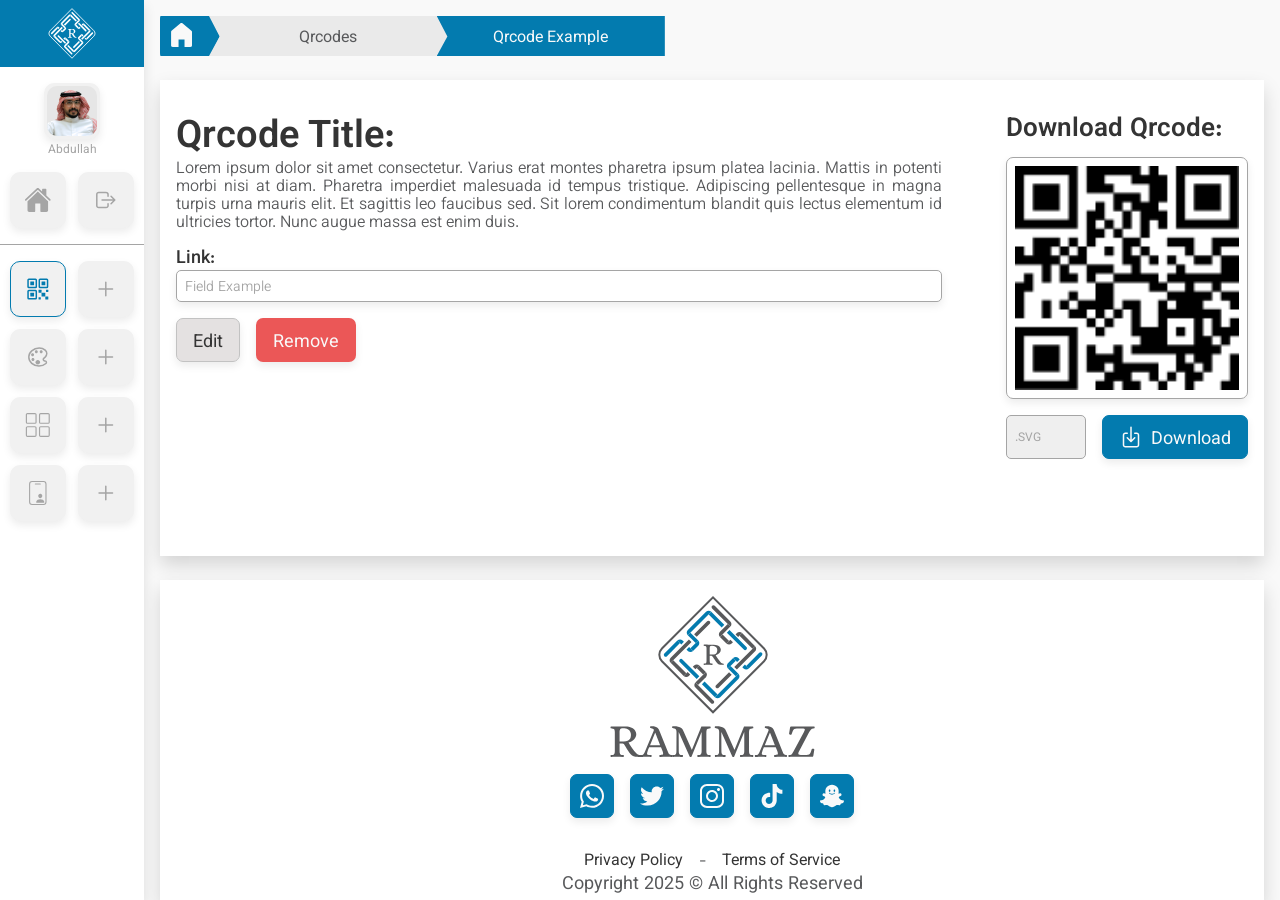
<file: qrcode.html>
<html lang="en">
<head>
    <title>Rammaz</title>
    <meta charset="UTF-8">
    <meta name="viewport" content="width=device-width, initial-scale=1.0">

    <!-- Favicon -->
    <link rel="icon" type="image/x-icon" href="./assets/imgs/Favicon/Favicon.png">

    <!-- Css Main Files -->
    <link rel="stylesheet" href="./assets/css/Design-System.css">
    <link rel="stylesheet" href="./assets/css/main.css">
    <link rel="stylesheet" href="./assets/css/layout.css">
    <link rel="stylesheet" href="./assets/css/responsive.css">
</head>
<body>
    <!-- Side Panel -->
    <div class="sidePanel">
        <!-- SP Header -->
        <div class="sidePanel-header">
            <!-- SP Top Header Section -->
            <div class="sidePanel-controlling">
                <!-- Mobiles Controlling (Open and Close SP in Mobiles Version) -->
                <div class="controls" onclick="document.querySelector('.sidePanel').classList.toggle('active')">
                    <svg width="24" height="24" class="menu">
                        <use xlink:href="./assets/icons.svg#menu"></use>
                    </svg>
                    <svg width="24" height="24" class="close">
                        <use xlink:href="./assets/icons.svg#close"></use>
                    </svg>
                </div>

                <!-- Website Logo -->
                <img class="logo" src="./assets/imgs/Logo/logo-icon/whiteColor.svg" alt="Website Logo">
            </div>

            <!-- User Information -->
            <div class="profileInfo">
                <div class="item userImg">
                    <img src="./assets/imgs/67982210.png" alt="User Image">
                </div>
                <p class="name">Abdullah</p>
            </div>

            <!-- SP Header Navegation Items -->
            <div class="itemsContainer">
                <a href="./home.html" class="item" title="Home" onclick="sidePanelLinksHandlling(this)">
                    <div class="icon">
                        <svg width="24" height="24">
                            <use xlink:href="./assets/icons.svg#home"></use>
                        </svg>
                    </div>
                </a>
                <a href="#" class="item" title="Exit" onclick="sidePanelLinksHandlling(this)">
                    <div class="icon">
                        <svg width="24" height="24">
                            <use xlink:href="./assets/icons.svg#logout"></use>
                        </svg>
                    </div>
                </a>
            </div>
        </div>

        <!-- SP Body -->
        <div class="sidePanel-links">
            <div class="itemsContainer">
                <a href="./qrcodes.html" class="item active" title="Qrcodes" onclick="sidePanelLinksHandlling(this)">
                    <div class="icon">
                        <svg width="24" height="24">
                            <use xlink:href="./assets/icons.svg#qrcode"></use>
                        </svg>
                    </div>
                </a>
                <a href="./create-qrcode.html" class="item" title="Create Qrcode" onclick="sidePanelLinksHandlling(this)">
                    <div class="icon">
                        <svg width="24" height="24">
                            <use xlink:href="./assets/icons.svg#add"></use>
                        </svg>
                    </div>
                </a>
                <a href="./themes.html" class="item" title="Themes" onclick="sidePanelLinksHandlling(this)">
                    <div class="icon">
                        <svg width="24" height="24">
                            <use xlink:href="./assets/icons.svg#colors"></use>
                        </svg>
                    </div>
                </a>
                <a href="#" class="item" title="Create Theme" onclick="sidePanelLinksHandlling(this)">
                    <div class="icon">
                        <svg width="24" height="24">
                            <use xlink:href="./assets/icons.svg#add"></use>
                        </svg>
                    </div>
                </a>
                <a href="./groups.html" class="item" title="Groups" onclick="sidePanelLinksHandlling(this)">
                    <div class="icon">
                        <svg width="24" height="24">
                            <use xlink:href="./assets/icons.svg#groups"></use>
                        </svg>
                    </div>
                </a>
                <a href="#" class="item" title="Create Group" onclick="sidePanelLinksHandlling(this)">
                    <div class="icon">
                        <svg width="24" height="24">
                            <use xlink:href="./assets/icons.svg#add"></use>
                        </svg>
                    </div>
                </a>
                <a href="#" class="item" title="V-Cards" onclick3="sidePanelLinksHandlling(this)">
                    <div class="icon">
                        <svg width="24" height="24">
                            <use xlink:href="./assets/icons.svg#vcard"></use>
                        </svg>
                    </div>
                </a>
                <a href="#" class="item" title="Create V-Card" onclick="sidePanelLinksHandlling(this)">
                    <div class="icon">
                        <svg width="24" height="24">
                            <use xlink:href="./assets/icons.svg#add"></use>
                        </svg>
                    </div>
                </a>
            </div>
        </div>
    </div>
    
    <!-- Main Container -->
    <div class="main">
        <!-- Page Header -->
        <div class="pageHeader">
            <!-- Navigator -->
            <div class="navigator">
                <a href="./home.html" class="navigatorStart">
                    <div class="icon">
                        <svg width="24" height="24">
                            <use xlink:href="./assets/tafanee-icons.svg#home"></use>
                        </svg>
                    </div>
                </a>
                
                <a href="./qrcodes.html" class="navigatorItem">
                    <p>Qrcodes</p>
                </a>
                
                <a href="#" class="navigatorEnd">
                    <p>Qrcode Example</p>
                </a>
            </div>
        </div>

        <!-- Page Content -->
        <div class="PageContent">
            <div class="section">
                <!-- Section Content -->
                <div class="sectionContent">
                    <div class="textContent">
                        <p class="title">Qrcode Title:</p>
                        <p class="text">
                            Lorem ipsum dolor sit amet consectetur. Varius erat montes pharetra ipsum platea lacinia. Mattis in potenti morbi nisi at diam. Pharetra imperdiet malesuada id tempus tristique. Adipiscing pellentesque in magna turpis urna mauris elit. Et sagittis leo faucibus sed. Sit lorem condimentum blandit quis lectus elementum id ultricies tortor. Nunc augue massa est enim duis.
                        </p>
                    </div>
                    <div class="qrcodeContent">
                        <div class="input">
                            <label for="defualt-input">Link:</label>
                            <div class="inputContainer">
                                <input type="text" name="defualt-input" id="defualt-input" placeholder="Field Example" oninput="inputHandlling(this)">
                            </div>
                        </div>
                    </div>
                    <div class="actionCallButtons">
                        <a href="#" class="BTN Secondary-BTN">
                            <p>Edit</p>
                        </a>
                        <div class="BTN Danger-BTN">
                            <p>Remove</p>
                        </div>
                    </div>
                </div>

                <!-- Qrcode Preview -->
                <div class="qrcodePreview">
                    <p class="title">Download Qrcode:</p>
                    <div class="qrcode">
                        <img src="./assets/imgs/QRCode.png" alt="Qrcode">
                    </div>
                    <div class="actionCallButtons">
                        <div class="selectList">
                            <div class="selectContainer">
                                <select name="selectList" id="selectList">
                                    <option value=".SVG"><p>.SVG</p></option>
                                    <option value=".PNG"><p>.PNG</p></option>
                                    <option value=".JPEG"><p>.JPEG</p></option>
                                </select>
                            </div>
                        </div>
                        <div class="BTN Primary-BTN">
                            <div class="BTNicon">
                                <svg width="24" height="24">
                                    <use xlink:href="./assets/icons.svg#download"></use>
                                </svg>
                            </div>
                            <p>Download</p>
                        </div>
                    </div>
                </div>
            </div>
        </div>

        <!-- Footer -->
        <div class="footer">
            <div class="websiteInformation">
                <a href="./home.html" class="websiteLogo">
                    <img src="./assets/imgs/Logo/icon-text/darkBlue.svg" alt="Website Logo">
                </a>

                <!-- website Social Accounts -->
                <div class="websiteSocial">
                    <a href="#" class="BTN Primary-BTN Icon-BTN">
                        <svg width="24" height="24">
                            <use xlink:href="./assets/icons.svg#whatsapp"></use>
                        </svg>
                    </a>
                    <a href="#" class="BTN Primary-BTN Icon-BTN">
                        <svg width="24" height="24">
                            <use xlink:href="./assets/icons.svg#twitter"></use>
                        </svg>
                    </a>
                    <a href="#" class="BTN Primary-BTN Icon-BTN">
                        <svg width="24" height="24">
                            <use xlink:href="./assets/icons.svg#instagram"></use>
                        </svg>
                    </a>
                    <a href="#" class="BTN Primary-BTN Icon-BTN">
                        <svg width="24" height="24">
                            <use xlink:href="./assets/icons.svg#tiktok"></use>
                        </svg>
                    </a>
                    <a href="#" class="BTN Primary-BTN Icon-BTN">
                        <svg width="24" height="24">
                            <use xlink:href="./assets/icons.svg#snapchat"></use>
                        </svg>
                    </a>
                </div>
            </div>

            <div class="footerPages-copyRights">
                <div class="footerPages">
                    <a href="#">Privacy Policy</a>
                    <span>-</span>
                    <a href="#">Terms of Service</a>
                </div>

                <div class="copyRights">
                    <p>Copyright 2025 &copy; All Rights Reserved</p>
                </div>
            </div>
        </div>

        <!-- Top Scrolling Button -->
        <div class="topArrow" onclick="window.scrollTo(0,0)">
            <svg width="24" height="24">
                <use xlink:href="./assets/icons.svg#up-arrow"></use>
            </svg>
        </div>
    </div>

    <!-- Js File -->
    <script src="./assets/js/Design-System.js"></script>
</body>
</html>
</file>
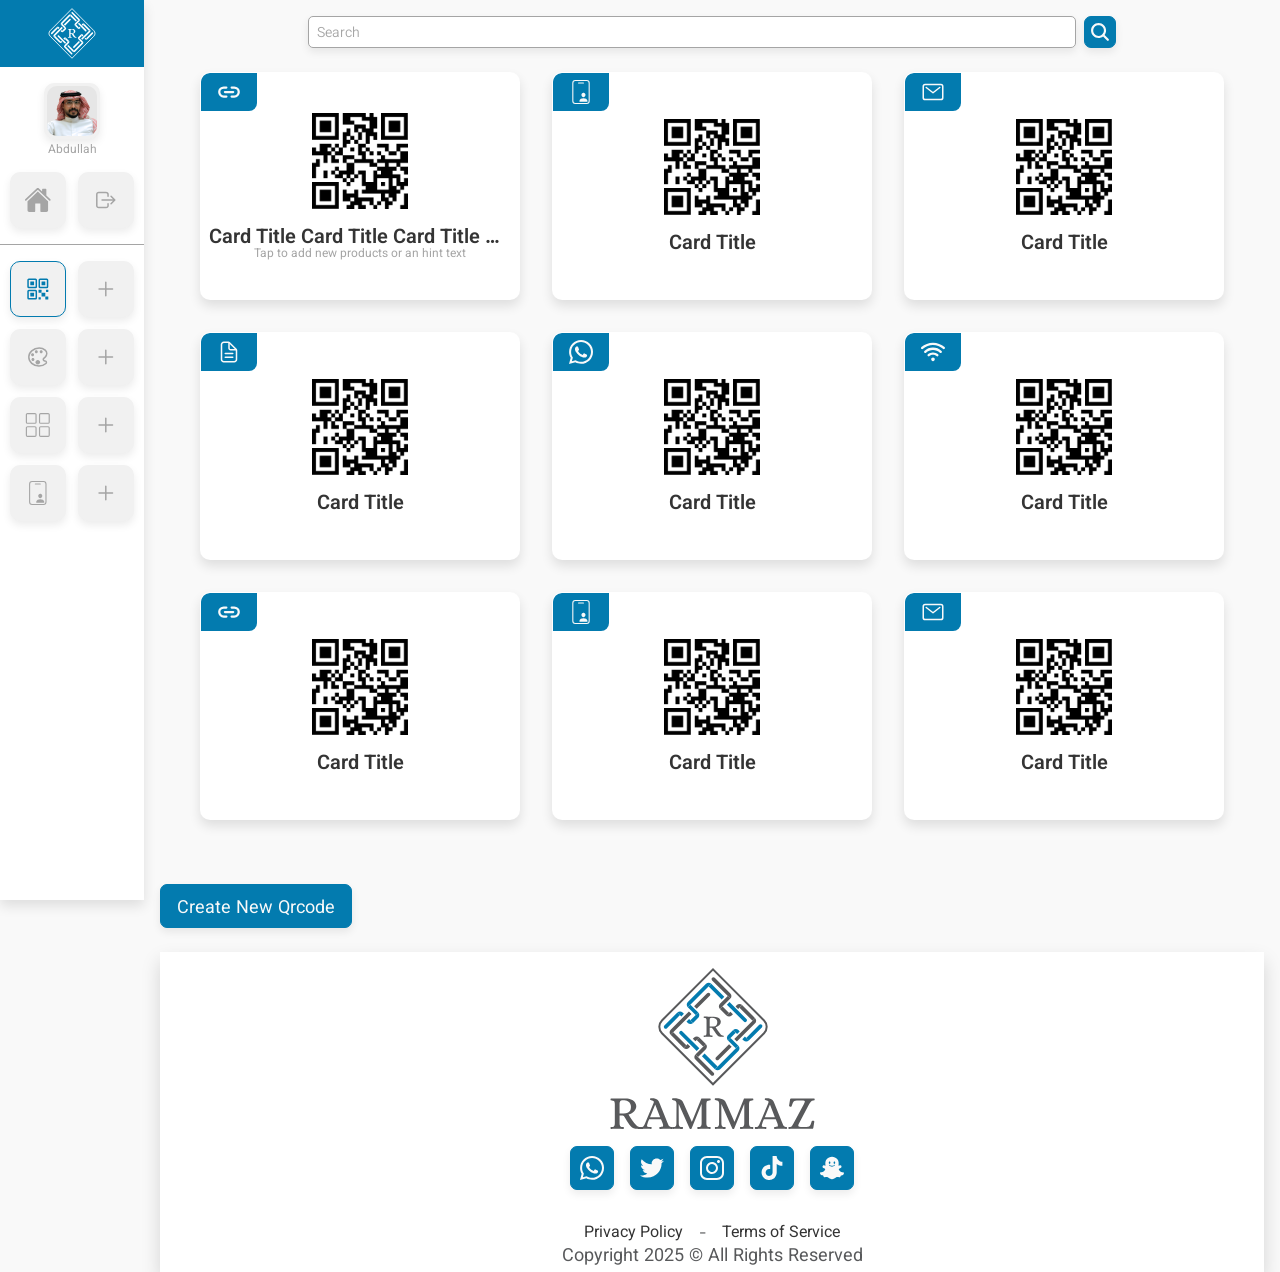
<file: qrcodes.html>
<html lang="en">
<head>
    <title>Rammaz</title>
    <meta charset="UTF-8">
    <meta name="viewport" content="width=device-width, initial-scale=1.0">

    <!-- Favicon -->
    <link rel="icon" type="image/x-icon" href="./assets/imgs/Favicon/Favicon.png">

    <!-- Css Main Files -->
    <link rel="stylesheet" href="./assets/css/Design-System.css">
    <link rel="stylesheet" href="./assets/css/main.css">
    <link rel="stylesheet" href="./assets/css/layout.css">
    <link rel="stylesheet" href="./assets/css/responsive.css">
</head>
<body>
    <!-- Side Panel -->
    <div class="sidePanel">
        <!-- SP Header -->
        <div class="sidePanel-header">
            <!-- SP Top Header Section -->
            <div class="sidePanel-controlling">
                <!-- Mobiles Controlling (Open and Close SP in Mobiles Version) -->
                <div class="controls" onclick="document.querySelector('.sidePanel').classList.toggle('active')">
                    <svg width="24" height="24" class="menu">
                        <use xlink:href="./assets/icons.svg#menu"></use>
                    </svg>
                    <svg width="24" height="24" class="close">
                        <use xlink:href="./assets/icons.svg#close"></use>
                    </svg>
                </div>

                <!-- Website Logo -->
                <img class="logo" src="./assets/imgs/Logo/logo-icon/whiteColor.svg" alt="Website Logo">
            </div>

            <!-- User Information -->
            <div class="profileInfo">
                <div class="item userImg">
                    <img src="./assets/imgs/67982210.png" alt="User Image">
                </div>
                <p class="name">Abdullah</p>
            </div>

            <!-- SP Header Navegation Items -->
            <div class="itemsContainer">
                <a href="./home.html" class="item" title="Home" onclick="sidePanelLinksHandlling(this)">
                    <div class="icon">
                        <svg width="24" height="24">
                            <use xlink:href="./assets/icons.svg#home"></use>
                        </svg>
                    </div>
                </a>
                <a href="#" class="item" title="Exit" onclick="sidePanelLinksHandlling(this)">
                    <div class="icon">
                        <svg width="24" height="24">
                            <use xlink:href="./assets/icons.svg#logout"></use>
                        </svg>
                    </div>
                </a>
            </div>
        </div>

        <!-- SP Body -->
        <div class="sidePanel-links">
            <div class="itemsContainer">
                <a href="./qrcodes.html" class="item active" title="Qrcodes" onclick="sidePanelLinksHandlling(this)">
                    <div class="icon">
                        <svg width="24" height="24">
                            <use xlink:href="./assets/icons.svg#qrcode"></use>
                        </svg>
                    </div>
                </a>
                <a href="./create-qrcode.html" class="item" title="Create Qrcode" onclick="sidePanelLinksHandlling(this)">
                    <div class="icon">
                        <svg width="24" height="24">
                            <use xlink:href="./assets/icons.svg#add"></use>
                        </svg>
                    </div>
                </a>
                <a href="./themes.html" class="item" title="Themes" onclick="sidePanelLinksHandlling(this)">
                    <div class="icon">
                        <svg width="24" height="24">
                            <use xlink:href="./assets/icons.svg#colors"></use>
                        </svg>
                    </div>
                </a>
                <a href="#" class="item" title="Create Theme" onclick="sidePanelLinksHandlling(this)">
                    <div class="icon">
                        <svg width="24" height="24">
                            <use xlink:href="./assets/icons.svg#add"></use>
                        </svg>
                    </div>
                </a>
                <a href="./groups.html" class="item" title="Groups" onclick="sidePanelLinksHandlling(this)">
                    <div class="icon">
                        <svg width="24" height="24">
                            <use xlink:href="./assets/icons.svg#groups"></use>
                        </svg>
                    </div>
                </a>
                <a href="#" class="item" title="Create Group" onclick="sidePanelLinksHandlling(this)">
                    <div class="icon">
                        <svg width="24" height="24">
                            <use xlink:href="./assets/icons.svg#add"></use>
                        </svg>
                    </div>
                </a>
                <a href="#" class="item" title="V-Cards" onclick="sidePanelLinksHandlling(this)">
                    <div class="icon">
                        <svg width="24" height="24">
                            <use xlink:href="./assets/icons.svg#vcard"></use>
                        </svg>
                    </div>
                </a>
                <a href="#" class="item" title="Create V-Card" onclick="sidePanelLinksHandlling(this)">
                    <div class="icon">
                        <svg width="24" height="24">
                            <use xlink:href="./assets/icons.svg#add"></use>
                        </svg>
                    </div>
                </a>
            </div>
        </div>
    </div>
    
    <!-- Main Container -->
    <div class="main">
        <!-- Page Header -->
        <div class="pageHeader">
            <!-- Search -->
            <form action="#" method="get" class="searchHeader">
                <div class="input">
                    <div class="inputContainer">
                        <input type="text" name="defualt-input" id="defualt-input" placeholder="Search" oninput="inputHandlling(this)">
                    </div>
                </div>
                <button type="submit" class="BTN Primary-BTN Icon-BTN">
                    <svg width="24" height="24">
                        <use xlink:href="./assets/icons.svg#search"></use>
                    </svg>
                </button>
            </form>
        </div>

        <!-- Page Content -->
        <div class="pageContent">
            <div class="cardsContainer">
                <div class="cards">
                    <a href="qrcode.html" class="card">
                        <div class="qrType">
                            <svg width="24" height="24">
                                <use xlink:href="./assets/icons.svg#link"></use>
                            </svg>
                        </div>
                        <div class="qrcode">
                            <img src="./assets/imgs/QRCode.png" alt="Qrcode">
                        </div>
                        <div class="cardContent">
                            <p class="title" title="Card Title Card Title Card Title Card Title Card Title">Card Title Card Title Card Title Card Title Card Title</p>
                            <p class="text">
                                Tap to add new products or an hint text
                            </p>
                        </div>
                    </a>
                    <a href="qrcode.html" class="card">
                        <div class="qrType">
                            <svg width="24" height="24">
                                <use xlink:href="./assets/icons.svg#vcard"></use>
                            </svg>
                        </div>
                        <div class="qrcode">
                            <img src="./assets/imgs/QRCode.png" alt="Qrcode">
                        </div>
                        <div class="cardContent">
                            <p class="title">Card Title</p>
                        </div>
                    </a>
                    <a href="qrcode.html" class="card">
                        <div class="qrType">
                            <svg width="24" height="24">
                                <use xlink:href="./assets/icons.svg#mail"></use>
                            </svg>
                        </div>
                        <div class="qrcode">
                            <img src="./assets/imgs/QRCode.png" alt="Qrcode">
                        </div>
                        <div class="cardContent">
                            <p class="title">Card Title</p>
                        </div>
                    </a>
                    <a href="qrcode.html" class="card">
                        <div class="qrType">
                            <svg width="24" height="24">
                                <use xlink:href="./assets/icons.svg#text"></use>
                            </svg>
                        </div>
                        <div class="qrcode">
                            <img src="./assets/imgs/QRCode.png" alt="Qrcode">
                        </div>
                        <div class="cardContent">
                            <p class="title">Card Title</p>
                        </div>
                    </a>
                    <a href="qrcode.html" class="card">
                        <div class="qrType">
                            <svg width="24" height="24">
                                <use xlink:href="./assets/icons.svg#whatsapp"></use>
                            </svg>
                        </div>
                        <div class="qrcode">
                            <img src="./assets/imgs/QRCode.png" alt="Qrcode">
                        </div>
                        <div class="cardContent">
                            <p class="title">Card Title</p>
                        </div>
                    </a>
                    <a href="qrcode.html" class="card">
                        <div class="qrType">
                            <svg width="24" height="24">
                                <use xlink:href="./assets/icons.svg#wifi"></use>
                            </svg>
                        </div>
                        <div class="qrcode">
                            <img src="./assets/imgs/QRCode.png" alt="Qrcode">
                        </div>
                        <div class="cardContent">
                            <p class="title">Card Title</p>
                        </div>
                    </a>
                    <a href="qrcode.html" class="card">
                        <div class="qrType">
                            <svg width="24" height="24">
                                <use xlink:href="./assets/icons.svg#link"></use>
                            </svg>
                        </div>
                        <div class="qrcode">
                            <img src="./assets/imgs/QRCode.png" alt="Qrcode">
                        </div>
                        <div class="cardContent">
                            <p class="title">Card Title</p>
                        </div>
                    </a>
                    <a href="qrcode.html" class="card">
                        <div class="qrType">
                            <svg width="24" height="24">
                                <use xlink:href="./assets/icons.svg#vcard"></use>
                            </svg>
                        </div>
                        <div class="qrcode">
                            <img src="./assets/imgs/QRCode.png" alt="Qrcode">
                        </div>
                        <div class="cardContent">
                            <p class="title">Card Title</p>
                        </div>
                    </a>
                    <a href="qrcode.html" class="card">
                        <div class="qrType">
                            <svg width="24" height="24">
                                <use xlink:href="./assets/icons.svg#mail"></use>
                            </svg>
                        </div>
                        <div class="qrcode">
                            <img src="./assets/imgs/QRCode.png" alt="Qrcode">
                        </div>
                        <div class="cardContent">
                            <p class="title">Card Title</p>
                        </div>
                    </a>
                </div>
            </div>
            <a href="#" class="BTN Primary-BTN">
                <p>Create New Qrcode</p>
            </a>
        </div>

        <!-- Footer -->
        <div class="footer">
            <div class="websiteInformation">
                <a href="./home.html" class="websiteLogo">
                    <img src="./assets/imgs/Logo/icon-text/darkBlue.svg" alt="Website Logo">
                </a>

                <!-- website Social Accounts -->
                <div class="websiteSocial">
                    <a href="#" class="BTN Primary-BTN Icon-BTN">
                        <svg width="24" height="24">
                            <use xlink:href="./assets/icons.svg#whatsapp"></use>
                        </svg>
                    </a>
                    <a href="#" class="BTN Primary-BTN Icon-BTN">
                        <svg width="24" height="24">
                            <use xlink:href="./assets/icons.svg#twitter"></use>
                        </svg>
                    </a>
                    <a href="#" class="BTN Primary-BTN Icon-BTN">
                        <svg width="24" height="24">
                            <use xlink:href="./assets/icons.svg#instagram"></use>
                        </svg>
                    </a>
                    <a href="#" class="BTN Primary-BTN Icon-BTN">
                        <svg width="24" height="24">
                            <use xlink:href="./assets/icons.svg#tiktok"></use>
                        </svg>
                    </a>
                    <a href="#" class="BTN Primary-BTN Icon-BTN">
                        <svg width="24" height="24">
                            <use xlink:href="./assets/icons.svg#snapchat"></use>
                        </svg>
                    </a>
                </div>
            </div>

            <div class="footerPages-copyRights">
                <div class="footerPages">
                    <a href="#">Privacy Policy</a>
                    <span>-</span>
                    <a href="#">Terms of Service</a>
                </div>

                <div class="copyRights">
                    <p>Copyright 2025 &copy; All Rights Reserved</p>
                </div>
            </div>
        </div>

        <!-- Top Scrolling Button -->
        <div class="topArrow" onclick="window.scrollTo(0,0)">
            <svg width="24" height="24">
                <use xlink:href="./assets/icons.svg#up-arrow"></use>
            </svg>
        </div>
    </div>

    <!-- Js File -->
    <script src="./assets/js/Design-System.js"></script>
</body>
</html>
</file>
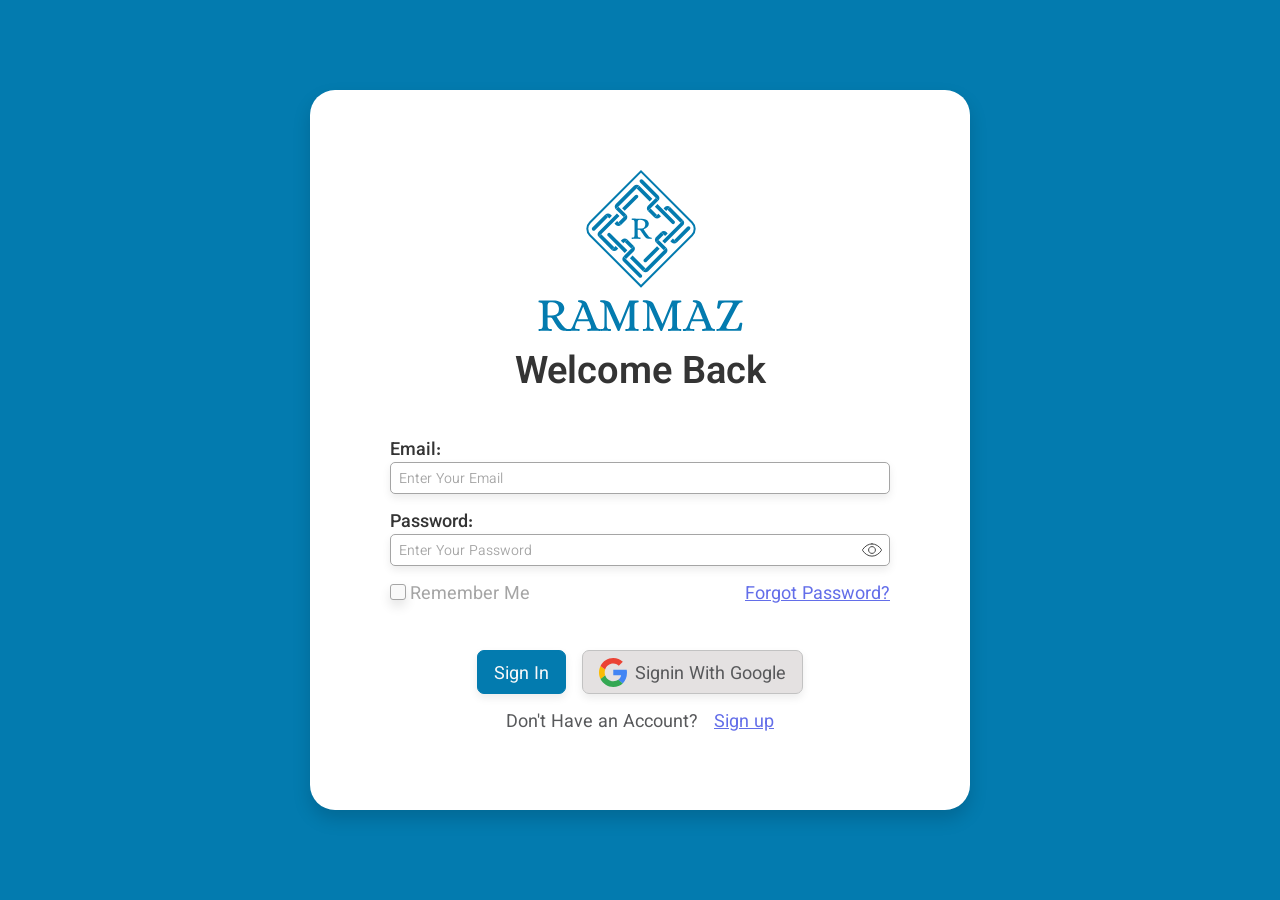
<file: signin.html>
<html lang="en">
<head>
    <title>Rammaz</title>
    <meta charset="UTF-8">
    <meta name="viewport" content="width=device-width, initial-scale=1.0">

    <!-- Favicon -->
    <link rel="icon" type="image/x-icon" href="./assets/imgs/Favicon/Favicon.png">

    <!-- Css Main Files -->
    <link rel="stylesheet" href="./assets/css/Design-System.css">
    <link rel="stylesheet" href="./assets/css/main.css">
    <link rel="stylesheet" href="./assets/css/layout.css">
    <link rel="stylesheet" href="./assets/css/responsive.css">
</head>
<body>
    <!-- Signup -->
    <div class="signPage">
        <div class="section">
            <!-- Page Header -->
            <div class="container">
                <img src="./assets/imgs/Logo/icon-text/blue.svg" alt="Website Logo">
                <h3 class="pageTitle">Welcome Back</h3>
            </div>

            <!-- Page Content -->
            <div class="container">
                <!-- Signin Form -->
                <form method="post" action="./home.html" class="inputsContainer">
                    <!-- Email -->
                    <div class="input">
                        <label for="email">Email:</label>
                        <div class="inputContainer">
                            <input type="email" name="email" id="email" placeholder="Enter Your Email" oninput="inputHandlling(this)">
                        </div>
                    </div>

                    <!-- Password -->
                    <div class="input passwordInp">
                        <label for="password">Password:</label>
                        <div class="inputContainer">
                            <input type="password" name="password" id="password" placeholder="Enter Your Password" oninput="inputHandlling(this)">
                            <div class="inputIcon" onclick="passwordInpHandlling(this)">
                                <svg width="20" height="20">
                                    <use xlink:href="./assets/icons.svg#eye"></use>
                                </svg>
                            </div>
                        </div>
                    </div>

                    <!-- Remember Me & Forgot Password -->
                    <div class="row rem-forg">
                        <!-- Remember Me -->
                        <div class="checkBox">
                            <input type="checkbox" id="remember-me" class="checkBoxInp">
                            <label for="remember-me" class="checkBoxLabel">Remember Me</label>
                        </div>

                        <!-- Forgot Password -->
                        <a href="#" class="p-md">Forgot Password?</a>
                    </div>

                    <!-- Action Call Buttons -->
                    <div class="actionCallButtons">
                        <button type="submit" class="BTN Primary-BTN">
                            Sign In
                        </button>

                        <!-- Google Signin -->
                        <div class="BTN Secondary-BTN">
                            <img src="./assets/imgs/google-logo.svg" alt="Google Logo">
                            <p>Signin With Google</p>
                        </div>
                    </div>
                </form>

                <!-- Redirecting To Signup -->
                <div class="row redirect">
                    <p class="p-md">Don't Have an Account?</p>
                    <a href="./signup.html" class="p-md">Sign up</a>
                </div>
            </div>
        </div>
    </div>

    <!-- Js File -->
    <script src="./assets/js/Design-System.js"></script>
</body>
</html>
</file>
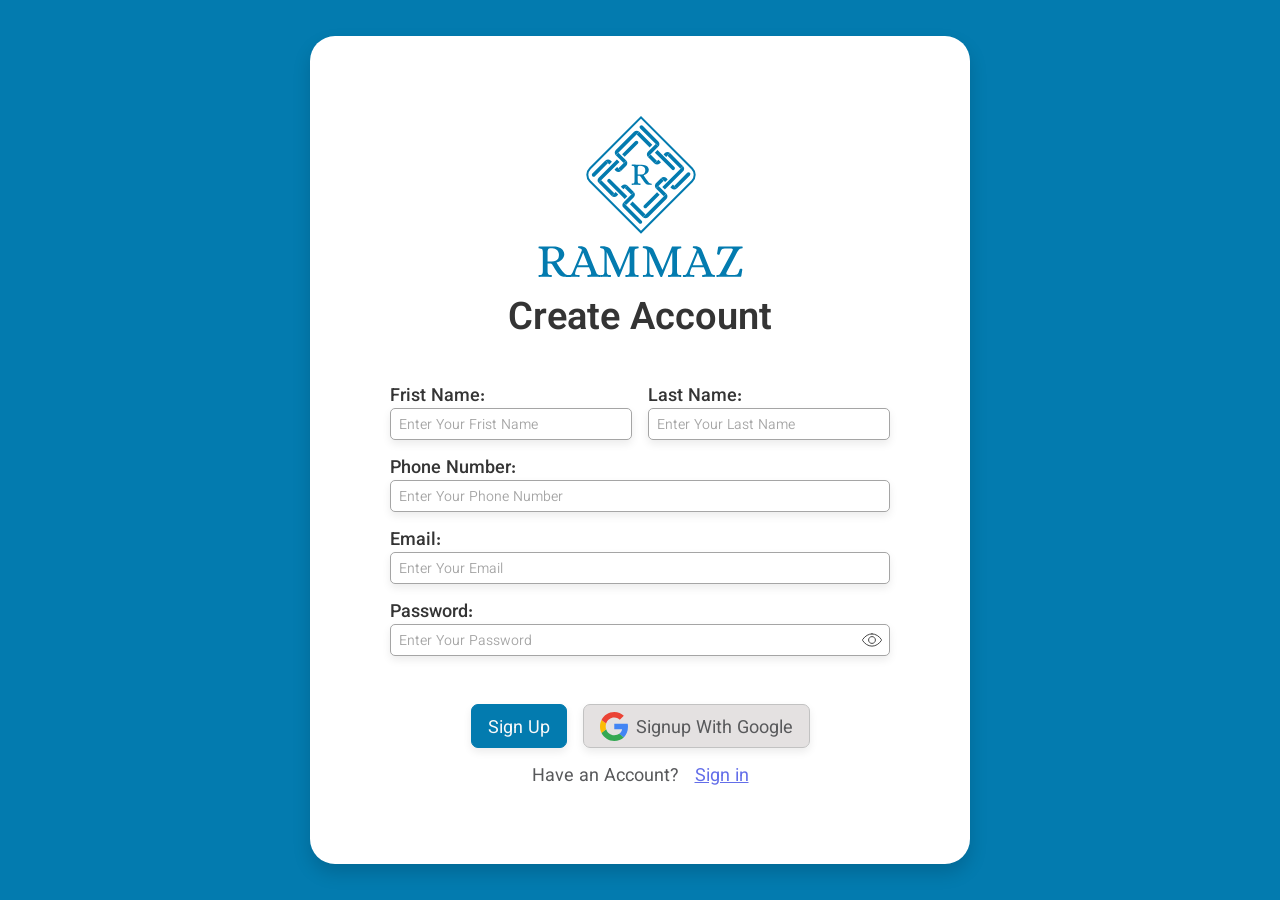
<file: signup.html>
<html lang="en">
<head>
    <title>Rammaz</title>
    <meta charset="UTF-8">
    <meta name="viewport" content="width=device-width, initial-scale=1.0">

    <!-- Favicon -->
    <link rel="icon" type="image/x-icon" href="./assets/imgs/Favicon/Favicon.png">

    <!-- Css Main Files -->
    <link rel="stylesheet" href="./assets/css/Design-System.css">
    <link rel="stylesheet" href="./assets/css/main.css">
    <link rel="stylesheet" href="./assets/css/layout.css">
    <link rel="stylesheet" href="./assets/css/responsive.css">
</head>
<body>
    <!-- Signup -->
    <div class="signPage">
        <div class="section">
            <!-- Page Header -->
            <div class="container">
                <img src="./assets/imgs/Logo/icon-text/blue.svg" alt="Website Logo">
                <h3 class="pageTitle">Create Account</h3>
            </div>

            <!-- Page Content -->
            <div class="container">
                <!-- Signup Form -->
                <form method="post" action="./home.html" class="inputsContainer">
                    <!-- User Name -->
                    <div class="row">
                        <!-- Frist Name -->
                        <div class="input">
                            <label for="frist-name">Frist Name:</label>
                            <div class="inputContainer">
                                <input type="text" name="frist-name" id="frist-name" placeholder="Enter Your Frist Name" oninput="inputHandlling(this)">
                            </div>
                        </div>

                        <!-- Last Name -->
                        <div class="input">
                            <label for="last-name">Last Name:</label>
                            <div class="inputContainer">
                                <input type="text" name="last-name" id="last-name" placeholder="Enter Your Last Name" oninput="inputHandlling(this)">
                            </div>
                        </div>
                    </div>
                    
                    <!-- Phone Number -->
                    <div class="input">
                        <label for="phone-number">Phone Number:</label>
                        <div class="inputContainer">
                            <input type="number" inputmode="numeric" pattern="[0-9]*" name="phone-number" id="phone-number" placeholder="Enter Your Phone Number" oninput="inputHandlling(this)">
                        </div>
                    </div>
                    
                    <!-- Email -->
                    <div class="input">
                        <label for="email">Email:</label>
                        <div class="inputContainer">
                            <input type="email" name="email" id="email" placeholder="Enter Your Email" oninput="inputHandlling(this)">
                        </div>
                    </div>

                    <!-- Password -->
                    <div class="input passwordInp">
                        <label for="password">Password:</label>
                        <div class="inputContainer">
                            <input type="password" name="password" id="password" placeholder="Enter Your Password" oninput="inputHandlling(this)">
                            <div class="inputIcon" onclick="passwordInpHandlling(this)">
                                <svg width="20" height="20">
                                    <use xlink:href="./assets/icons.svg#eye"></use>
                                </svg>
                            </div>
                        </div>
                    </div>

                    <!-- Action Call Buttons -->
                    <div class="actionCallButtons">
                        <button type="submit" class="BTN Primary-BTN">
                            Sign Up
                        </button>

                        <!-- Google Signup -->
                        <div class="BTN Secondary-BTN">
                            <img src="./assets/imgs/google-logo.svg" alt="Google Logo">
                            <p>Signup With Google</p>
                        </div>
                    </div>
                </form>

                <!-- Redirecting To Login -->
                <div class="row">
                    <p class="p-md">Have an Account?</p>
                    <a href="./signin.html" class="p-md">Sign in</a>
                </div>
            </div>
        </div>
    </div>

    <!-- Js File -->
    <script src="./assets/js/Design-System.js"></script>
</body>
</html>
</file>
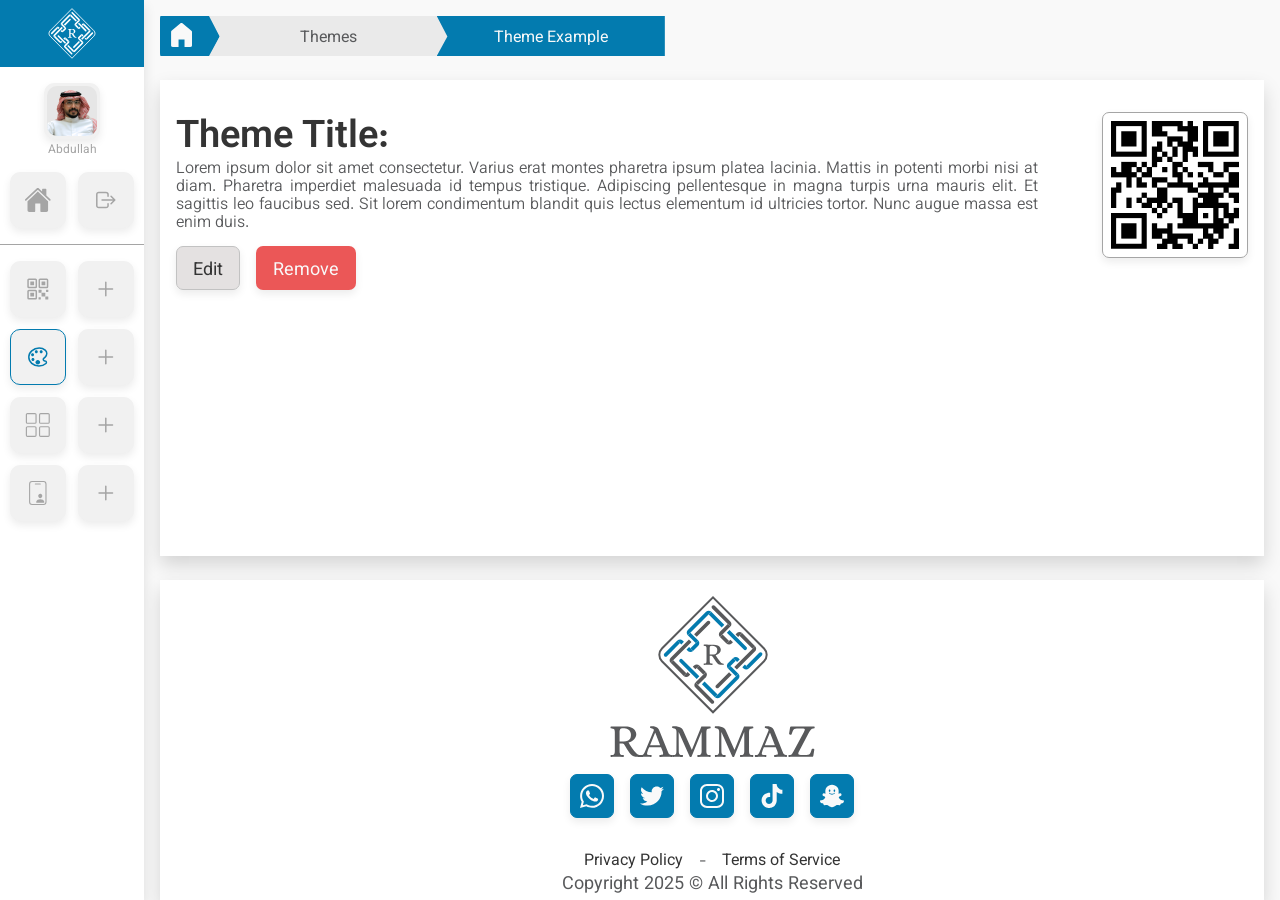
<file: theme.html>
<html lang="en">
    <head>
        <title>Rammaz</title>
        <meta charset="UTF-8" />
        <meta name="viewport" content="width=device-width, initial-scale=1.0" />

        <!-- Favicon -->
        <link
            rel="icon"
            type="image/x-icon"
            href="./assets/imgs/Favicon/Favicon.png"
        />

        <!-- Css Main Files -->
        <link rel="stylesheet" href="./assets/css/Design-System.css" />
        <link rel="stylesheet" href="./assets/css/main.css" />
        <link rel="stylesheet" href="./assets/css/layout.css" />
        <link rel="stylesheet" href="./assets/css/responsive.css" />
    </head>
    <body>
    <!-- Side Panel -->
    <div class="sidePanel">
        <!-- SP Header -->
        <div class="sidePanel-header">
            <!-- SP Top Header Section -->
            <div class="sidePanel-controlling">
                <!-- Mobiles Controlling (Open and Close SP in Mobiles Version) -->
                <div class="controls" onclick="document.querySelector('.sidePanel').classList.toggle('active')">
                    <svg width="24" height="24" class="menu">
                        <use xlink:href="./assets/icons.svg#menu"></use>
                    </svg>
                    <svg width="24" height="24" class="close">
                        <use xlink:href="./assets/icons.svg#close"></use>
                    </svg>
                </div>

                <!-- Website Logo -->
                <img class="logo" src="./assets/imgs/Logo/logo-icon/whiteColor.svg" alt="Website Logo">
            </div>

            <!-- User Information -->
            <div class="profileInfo">
                <div class="item userImg">
                    <img src="./assets/imgs/67982210.png" alt="User Image">
                </div>
                <p class="name">Abdullah</p>
            </div>

            <!-- SP Header Navegation Items -->
            <div class="itemsContainer">
                <a href="./home.html" class="item" title="Home" onclick="sidePanelLinksHandlling(this)">
                    <div class="icon">
                        <svg width="24" height="24">
                            <use xlink:href="./assets/icons.svg#home"></use>
                        </svg>
                    </div>
                </a>
                <a href="#" class="item" title="Exit" onclick="sidePanelLinksHandlling(this)">
                    <div class="icon">
                        <svg width="24" height="24">
                            <use xlink:href="./assets/icons.svg#logout"></use>
                        </svg>
                    </div>
                </a>
            </div>
        </div>

        <!-- SP Body -->
        <div class="sidePanel-links">
            <div class="itemsContainer">
                <a href="./qrcodes.html" class="item" title="Qrcodes" onclick="sidePanelLinksHandlling(this)">
                    <div class="icon">
                        <svg width="24" height="24">
                            <use xlink:href="./assets/icons.svg#qrcode"></use>
                        </svg>
                    </div>
                </a>
                <a href="./create-qrcode.html" class="item" title="Create Qrcode" onclick="sidePanelLinksHandlling(this)">
                    <div class="icon">
                        <svg width="24" height="24">
                            <use xlink:href="./assets/icons.svg#add"></use>
                        </svg>
                    </div>
                </a>
                <a href="./themes.html" class="item active" title="Themes" onclick="sidePanelLinksHandlling(this)">
                    <div class="icon">
                        <svg width="24" height="24">
                            <use xlink:href="./assets/icons.svg#colors"></use>
                        </svg>
                    </div>
                </a>
                <a href="#" class="item" title="Create Theme" onclick="sidePanelLinksHandlling(this)">
                    <div class="icon">
                        <svg width="24" height="24">
                            <use xlink:href="./assets/icons.svg#add"></use>
                        </svg>
                    </div>
                </a>
                <a href="./groups.html" class="item" title="Groups" onclick="sidePanelLinksHandlling(this)">
                    <div class="icon">
                        <svg width="24" height="24">
                            <use xlink:href="./assets/icons.svg#groups"></use>
                        </svg>
                    </div>
                </a>
                <a href="#" class="item" title="Create Group" onclick="sidePanelLinksHandlling(this)">
                    <div class="icon">
                        <svg width="24" height="24">
                            <use xlink:href="./assets/icons.svg#add"></use>
                        </svg>
                    </div>
                </a>
                <a href="#" class="item" title="V-Cards" onclick3="sidePanelLinksHandlling(this)">
                    <div class="icon">
                        <svg width="24" height="24">
                            <use xlink:href="./assets/icons.svg#vcard"></use>
                        </svg>
                    </div>
                </a>
                <a href="#" class="item" title="Create V-Card" onclick="sidePanelLinksHandlling(this)">
                    <div class="icon">
                        <svg width="24" height="24">
                            <use xlink:href="./assets/icons.svg#add"></use>
                        </svg>
                    </div>
                </a>
            </div>
        </div>
    </div>

        <!-- Main Container -->
        <div class="main">
            <!-- Page Header -->
            <div class="pageHeader">
                <!-- Navigator -->
                <div class="navigator">
                    <a href="./home.html" class="navigatorStart">
                        <div class="icon">
                            <svg width="24" height="24">
                                <use xlink:href="./assets/tafanee-icons.svg#home"></use>
                            </svg>
                        </div>
                    </a>

                    <a href="./themes.html" class="navigatorItem">
                        <p>Themes</p>
                    </a>

                    <a href="#" class="navigatorEnd">
                        <p>Theme Example</p>
                    </a>
                </div>
            </div>

            <!-- Page Content -->
            <div class="pageContent">
                <div class="section">
                    <!-- Section Content -->
                    <div class="sectionContent">
                        <div class="textContent">
                            <p class="title">Theme Title:</p>
                            <p class="text">
                                Lorem ipsum dolor sit amet consectetur. Varius
                                erat montes pharetra ipsum platea lacinia.
                                Mattis in potenti morbi nisi at diam. Pharetra
                                imperdiet malesuada id tempus tristique.
                                Adipiscing pellentesque in magna turpis urna
                                mauris elit. Et sagittis leo faucibus sed. Sit
                                lorem condimentum blandit quis lectus elementum
                                id ultricies tortor. Nunc augue massa est enim
                                duis.
                            </p>
                        </div>
                        <div class="actionCallButtons">
                            <a href="#" class="BTN Secondary-BTN">
                                <p>Edit</p>
                            </a>
                            <div class="BTN Danger-BTN">
                                <p>Remove</p>
                            </div>
                        </div>
                    </div>

                    <!-- Qrcode Preview -->
                    <div class="qrcodePreview">
                        <!-- <p class="title">Download Qrcode:</p> -->
                        <div class="qrcode">
                            <img src="./assets/imgs/QRCode.png" alt="Qrcode" />
                        </div>
                    </div>
                </div>
            </div>

            <!-- Footer -->
            <div class="footer">
                <div class="websiteInformation">
                    <a href="./home.html" class="websiteLogo">
                        <img src="./assets/imgs/Logo/icon-text/darkBlue.svg" alt="Website Logo"/>
                    </a>

                    <!-- website Social Accounts -->
                    <div class="websiteSocial">
                        <a href="#" class="BTN Primary-BTN Icon-BTN">
                            <svg width="24" height="24">
                                <use xlink:href="./assets/icons.svg#whatsapp"></use>
                            </svg>
                        </a>
                        <a href="#" class="BTN Primary-BTN Icon-BTN">
                            <svg width="24" height="24">
                                <use xlink:href="./assets/icons.svg#twitter"></use>
                            </svg>
                        </a>
                        <a href="#" class="BTN Primary-BTN Icon-BTN">
                            <svg width="24" height="24">
                                <use xlink:href="./assets/icons.svg#instagram"></use>
                            </svg>
                        </a>
                        <a href="#" class="BTN Primary-BTN Icon-BTN">
                            <svg width="24" height="24">
                                <use xlink:href="./assets/icons.svg#tiktok"></use>
                            </svg>
                        </a>
                        <a href="#" class="BTN Primary-BTN Icon-BTN">
                            <svg width="24" height="24">
                                <use xlink:href="./assets/icons.svg#snapchat"></use>
                            </svg>
                        </a>
                    </div>
                </div>

                <div class="footerPages-copyRights">
                    <div class="footerPages">
                        <a href="#">Privacy Policy</a>
                        <span>-</span>
                        <a href="#">Terms of Service</a>
                    </div>

                    <div class="copyRights">
                        <p>Copyright 2025 &copy; All Rights Reserved</p>
                    </div>
                </div>
            </div>

            <!-- Top Scrolling Button -->
            <div class="topArrow" onclick="window.scrollTo(0, 0)">
                <svg width="24" height="24">
                    <use xlink:href="./assets/icons.svg#up-arrow"></use>
                </svg>
            </div>
        </div>

        <!-- Js File -->
        <script src="./assets/js/Design-System.js"></script>
    </body>
</html>
</file>
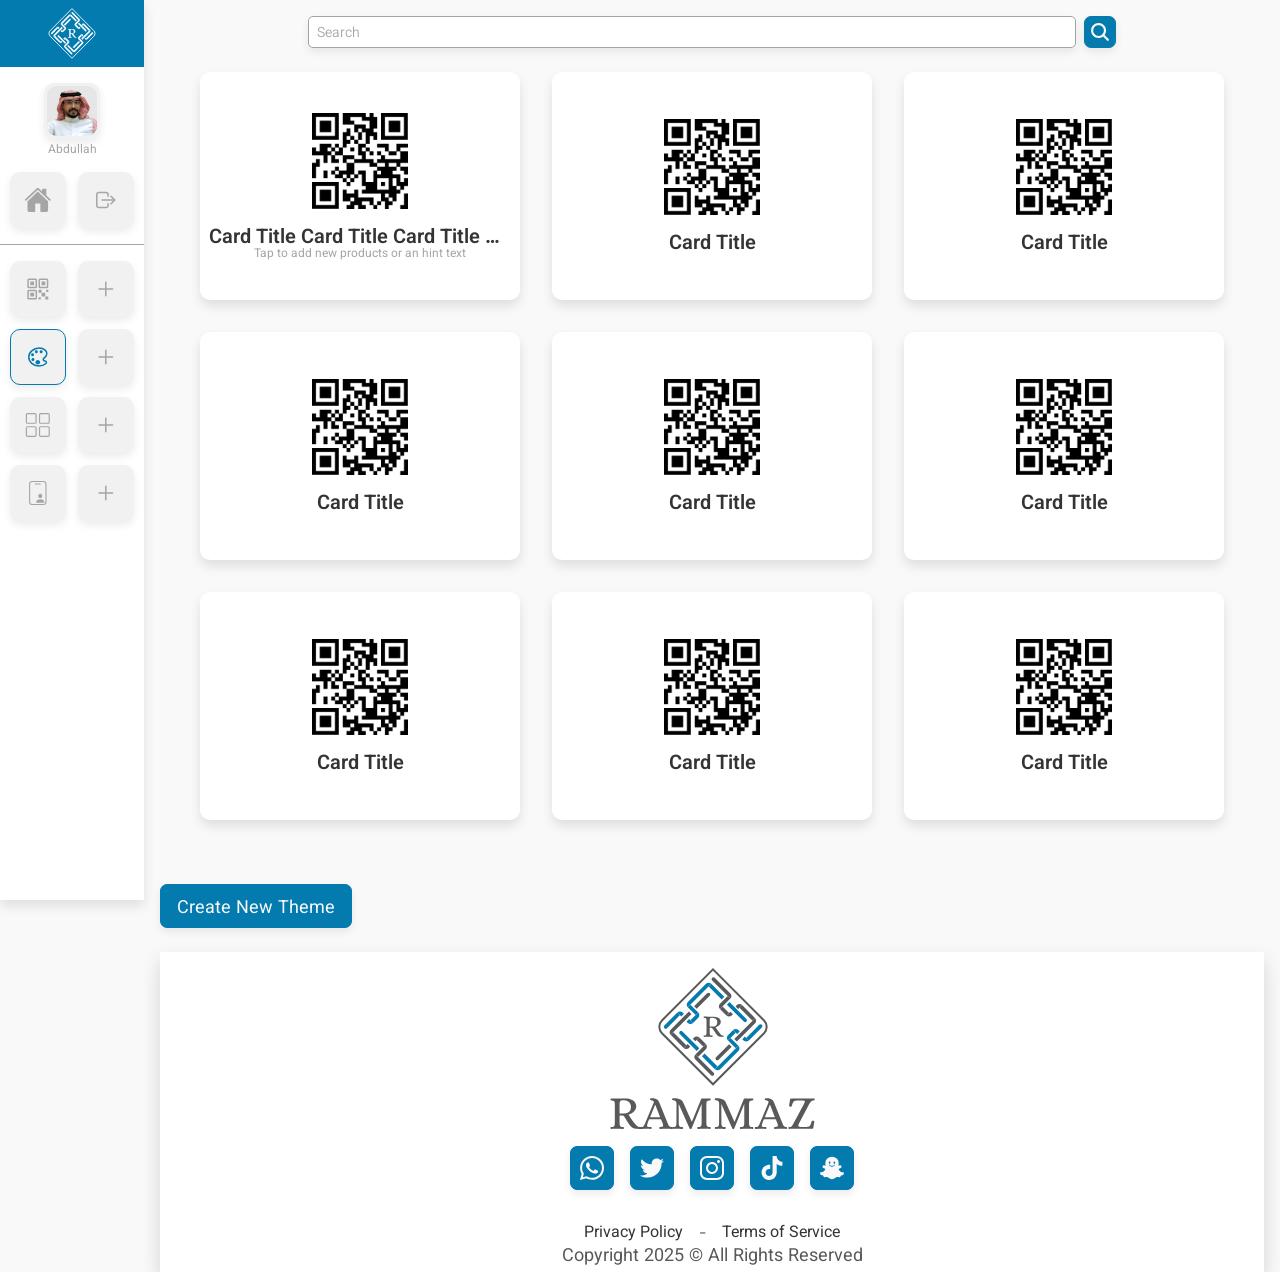
<file: themes.html>
<html lang="en">
<head>
    <title>Rammaz</title>
    <meta charset="UTF-8">
    <meta name="viewport" content="width=device-width, initial-scale=1.0">

    <!-- Favicon -->
    <link rel="icon" type="image/x-icon" href="./assets/imgs/Favicon/Favicon.png">

    <!-- Css Main Files -->
    <link rel="stylesheet" href="./assets/css/Design-System.css">
    <link rel="stylesheet" href="./assets/css/main.css">
    <link rel="stylesheet" href="./assets/css/layout.css">
    <link rel="stylesheet" href="./assets/css/responsive.css">
</head>
<body>
    <!-- Side Panel -->
    <div class="sidePanel">
        <!-- SP Header -->
        <div class="sidePanel-header">
            <!-- SP Top Header Section -->
            <div class="sidePanel-controlling">
                <!-- Mobiles Controlling (Open and Close SP in Mobiles Version) -->
                <div class="controls" onclick="document.querySelector('.sidePanel').classList.toggle('active')">
                    <svg width="24" height="24" class="menu">
                        <use xlink:href="./assets/icons.svg#menu"></use>
                    </svg>
                    <svg width="24" height="24" class="close">
                        <use xlink:href="./assets/icons.svg#close"></use>
                    </svg>
                </div>

                <!-- Website Logo -->
                <img class="logo" src="./assets/imgs/Logo/logo-icon/whiteColor.svg" alt="Website Logo">
            </div>

            <!-- User Information -->
            <div class="profileInfo">
                <div class="item userImg">
                    <img src="./assets/imgs/67982210.png" alt="User Image">
                </div>
                <p class="name">Abdullah</p>
            </div>

            <!-- SP Header Navegation Items -->
            <div class="itemsContainer">
                <a href="./home.html" class="item" title="Home" onclick="sidePanelLinksHandlling(this)">
                    <div class="icon">
                        <svg width="24" height="24">
                            <use xlink:href="./assets/icons.svg#home"></use>
                        </svg>
                    </div>
                </a>
                <a href="#" class="item" title="Exit" onclick="sidePanelLinksHandlling(this)">
                    <div class="icon">
                        <svg width="24" height="24">
                            <use xlink:href="./assets/icons.svg#logout"></use>
                        </svg>
                    </div>
                </a>
            </div>
        </div>

        <!-- SP Body -->
        <div class="sidePanel-links">
            <div class="itemsContainer">
                <a href="./qrcodes.html" class="item" title="Qrcodes" onclick="sidePanelLinksHandlling(this)">
                    <div class="icon">
                        <svg width="24" height="24">
                            <use xlink:href="./assets/icons.svg#qrcode"></use>
                        </svg>
                    </div>
                </a>
                <a href="./create-qrcode.html" class="item" title="Create Qrcode" onclick="sidePanelLinksHandlling(this)">
                    <div class="icon">
                        <svg width="24" height="24">
                            <use xlink:href="./assets/icons.svg#add"></use>
                        </svg>
                    </div>
                </a>
                <a href="./themes.html" class="item active" title="Themes" onclick="sidePanelLinksHandlling(this)">
                    <div class="icon">
                        <svg width="24" height="24">
                            <use xlink:href="./assets/icons.svg#colors"></use>
                        </svg>
                    </div>
                </a>
                <a href="#" class="item" title="Create Theme" onclick="sidePanelLinksHandlling(this)">
                    <div class="icon">
                        <svg width="24" height="24">
                            <use xlink:href="./assets/icons.svg#add"></use>
                        </svg>
                    </div>
                </a>
                <a href="./groups.html" class="item" title="Groups" onclick="sidePanelLinksHandlling(this)">
                    <div class="icon">
                        <svg width="24" height="24">
                            <use xlink:href="./assets/icons.svg#groups"></use>
                        </svg>
                    </div>
                </a>
                <a href="#" class="item" title="Create Group" onclick="sidePanelLinksHandlling(this)">
                    <div class="icon">
                        <svg width="24" height="24">
                            <use xlink:href="./assets/icons.svg#add"></use>
                        </svg>
                    </div>
                </a>
                <a href="#" class="item" title="V-Cards" onclick="sidePanelLinksHandlling(this)">
                    <div class="icon">
                        <svg width="24" height="24">
                            <use xlink:href="./assets/icons.svg#vcard"></use>
                        </svg>
                    </div>
                </a>
                <a href="#" class="item" title="Create V-Card" onclick="sidePanelLinksHandlling(this)">
                    <div class="icon">
                        <svg width="24" height="24">
                            <use xlink:href="./assets/icons.svg#add"></use>
                        </svg>
                    </div>
                </a>
            </div>
        </div>
    </div>
    
    <!-- Main Container -->
    <div class="main">
        <!-- Page Header -->
        <div class="pageHeader">
            <!-- Search -->
            <form action="#" method="get" class="searchHeader">
                <div class="input">
                    <div class="inputContainer">
                        <input type="text" name="defualt-input" id="defualt-input" placeholder="Search" oninput="inputHandlling(this)">
                    </div>
                </div>
                <button type="submit" class="BTN Primary-BTN Icon-BTN">
                    <svg width="24" height="24">
                        <use xlink:href="./assets/icons.svg#search"></use>
                    </svg>
                </button>
            </form>
        </div>

        <!-- Page Content -->
        <div class="pageContent">
            <div class="cardsContainer">
                <div class="cards">
                    <a href="./theme.html" class="card">
                        <div class="qrcode">
                            <img src="./assets/imgs/QRCode.png" alt="Qrcode">
                        </div>
                        <div class="cardContent">
                            <p class="title" title="Card Title Card Title Card Title Card Title Card Title">Card Title Card Title Card Title Card Title Card Title</p>
                            <p class="text">
                                Tap to add new products or an hint text
                            </p>
                        </div>
                    </a>
                    <a href="./theme.html" class="card">
                        <div class="qrcode">
                            <img src="./assets/imgs/QRCode.png" alt="Qrcode">
                        </div>
                        <div class="cardContent">
                            <p class="title">Card Title</p>
                        </div>
                    </a>
                    <a href="./theme.html" class="card">
                        <div class="qrcode">
                            <img src="./assets/imgs/QRCode.png" alt="Qrcode">
                        </div>
                        <div class="cardContent">
                            <p class="title">Card Title</p>
                        </div>
                    </a>
                    <a href="./theme.html" class="card">
                        <div class="qrcode">
                            <img src="./assets/imgs/QRCode.png" alt="Qrcode">
                        </div>
                        <div class="cardContent">
                            <p class="title">Card Title</p>
                        </div>
                    </a>
                    <a href="./theme.html" class="card">
                        <div class="qrcode">
                            <img src="./assets/imgs/QRCode.png" alt="Qrcode">
                        </div>
                        <div class="cardContent">
                            <p class="title">Card Title</p>
                        </div>
                    </a>
                    <a href="./theme.html" class="card">
                        <div class="qrcode">
                            <img src="./assets/imgs/QRCode.png" alt="Qrcode">
                        </div>
                        <div class="cardContent">
                            <p class="title">Card Title</p>
                        </div>
                    </a>
                    <a href="./theme.html" class="card">
                        <div class="qrcode">
                            <img src="./assets/imgs/QRCode.png" alt="Qrcode">
                        </div>
                        <div class="cardContent">
                            <p class="title">Card Title</p>
                        </div>
                    </a>
                    <a href="./theme.html" class="card">
                        <div class="qrcode">
                            <img src="./assets/imgs/QRCode.png" alt="Qrcode">
                        </div>
                        <div class="cardContent">
                            <p class="title">Card Title</p>
                        </div>
                    </a>
                    <a href="./theme.html" class="card">
                        <div class="qrcode">
                            <img src="./assets/imgs/QRCode.png" alt="Qrcode">
                        </div>
                        <div class="cardContent">
                            <p class="title">Card Title</p>
                        </div>
                    </a>
                </div>
            </div>
            <a href="#" class="BTN Primary-BTN">
                <p>Create New Theme</p>
            </a>
        </div>

        <!-- Footer -->
        <div class="footer">
            <div class="websiteInformation">
                <a href="./home.html" class="websiteLogo">
                    <img src="./assets/imgs/Logo/icon-text/darkBlue.svg" alt="Website Logo">
                </a>

                <!-- website Social Accounts -->
                <div class="websiteSocial">
                    <a href="#" class="BTN Primary-BTN Icon-BTN">
                        <svg width="24" height="24">
                            <use xlink:href="./assets/icons.svg#whatsapp"></use>
                        </svg>
                    </a>
                    <a href="#" class="BTN Primary-BTN Icon-BTN">
                        <svg width="24" height="24">
                            <use xlink:href="./assets/icons.svg#twitter"></use>
                        </svg>
                    </a>
                    <a href="#" class="BTN Primary-BTN Icon-BTN">
                        <svg width="24" height="24">
                            <use xlink:href="./assets/icons.svg#instagram"></use>
                        </svg>
                    </a>
                    <a href="#" class="BTN Primary-BTN Icon-BTN">
                        <svg width="24" height="24">
                            <use xlink:href="./assets/icons.svg#tiktok"></use>
                        </svg>
                    </a>
                    <a href="#" class="BTN Primary-BTN Icon-BTN">
                        <svg width="24" height="24">
                            <use xlink:href="./assets/icons.svg#snapchat"></use>
                        </svg>
                    </a>
                </div>
            </div>

            <div class="footerPages-copyRights">
                <div class="footerPages">
                    <a href="#">Privacy Policy</a>
                    <span>-</span>
                    <a href="#">Terms of Service</a>
                </div>

                <div class="copyRights">
                    <p>Copyright 2025 &copy; All Rights Reserved</p>
                </div>
            </div>
        </div>

        <!-- Top Scrolling Button -->
        <div class="topArrow" onclick="window.scrollTo(0,0)">
            <svg width="24" height="24">
                <use xlink:href="./assets/icons.svg#up-arrow"></use>
            </svg>
        </div>
    </div>

    <!-- Js File -->
    <script src="./assets/js/Design-System.js"></script>
</body>
</html>
</file>
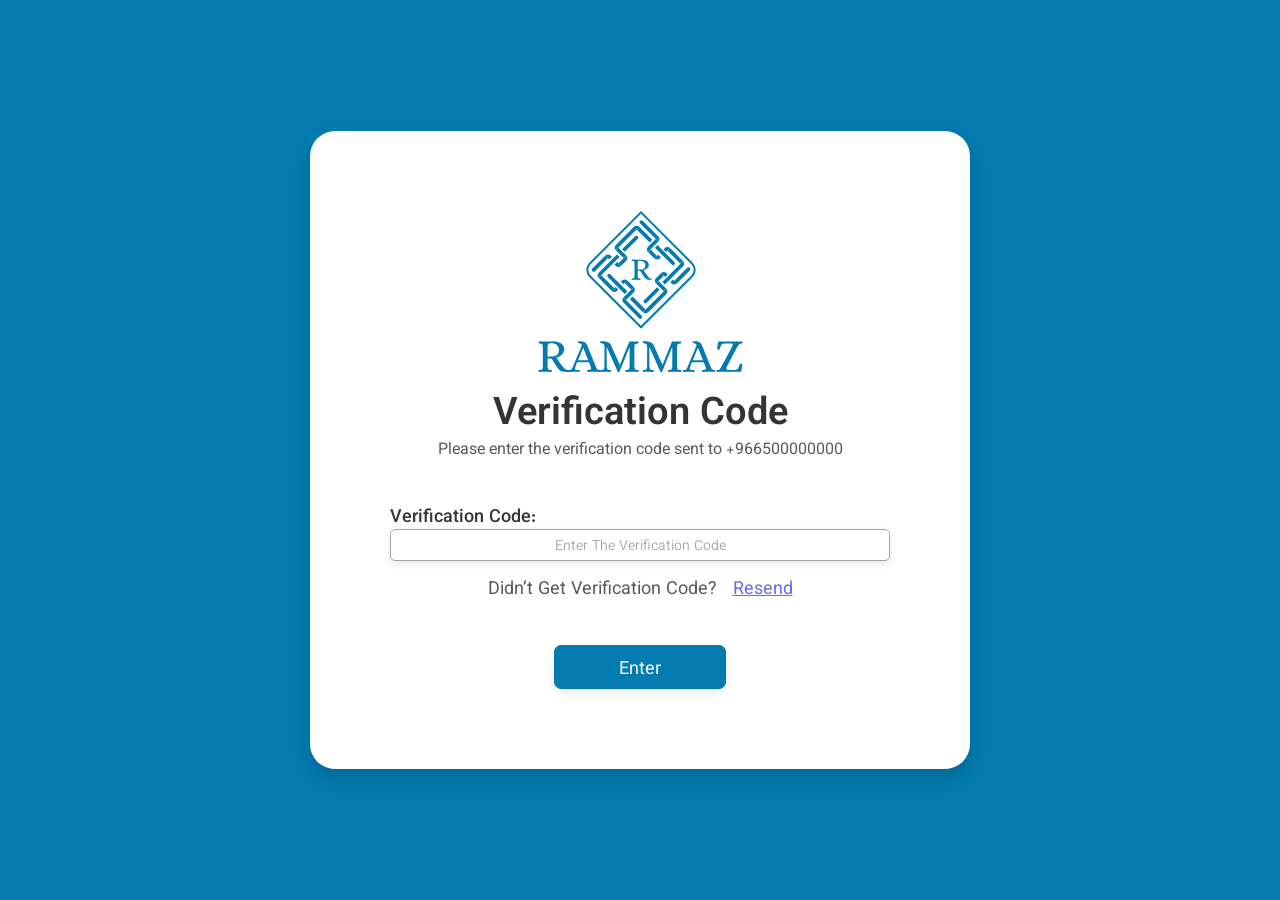
<file: verification.html>
<html lang="en">
<head>
    <title>Rammaz</title>
    <meta charset="UTF-8">
    <meta name="viewport" content="width=device-width, initial-scale=1.0">

    <!-- Favicon -->
    <link rel="icon" type="image/x-icon" href="./assets/imgs/Favicon/Favicon.png">

    <!-- Css Main Files -->
    <link rel="stylesheet" href="./assets/css/Design-System.css">
    <link rel="stylesheet" href="./assets/css/main.css">
    <link rel="stylesheet" href="./assets/css/layout.css">
    <link rel="stylesheet" href="./assets/css/responsive.css">
</head>
<body>
    <!-- Verificiation -->
    <div class="signPage">
        <div class="section">
            <!-- Page Header -->
            <div class="container">
                <img src="./assets/imgs/Logo/icon-text/blue.svg" alt="Website Logo">
                <div class="textContent">
                    <h3 class="pageTitle">Verification Code</h3>
                    <p class="p-sm">
                        Please enter the verification code sent
                        to +966500000000
                    </p>
                </div>
            </div>

            <!-- Page Content -->
            <div class="container">
                <!-- Verification Form -->
                <form method="post" action="./home.html" class="inputsContainer">
                    <!-- Verification Code -->
                    <div class="input verification">
                        <label for="verification">Verification Code:</label>
                        <div class="inputContainer">
                            <input type="number" inputmode="numeric" pattern="[0-9]*" name="verification" id="verification" placeholder="Enter The Verification Code" oninput="inputHandlling(this)">
                        </div>
                    </div>

                    <!-- Resend Code -->
                    <div class="row">
                        <p class="p-md">Didn’t Get Verification Code?</p>
                        <a href="#" class="p-md">Resend</a>
                    </div>

                    <!-- Action Call Buttons -->
                    <div class="actionCallButtons">
                        <button type="submit" class="BTN Primary-BTN" style="padding-left: var(--space-12); padding-right: var(--space-12);">
                            Enter
                        </button>
                    </div>
                </form>
            </div>
        </div>
    </div>

    <!-- Js File -->
    <script src="./assets/js/Design-System.js"></script>
</body>
</html>
</file>
<file: assets/css/Design-System.css>
/* ==================== Design System ==================== */
:root {
    /* ---------- Colors ---------- */
    /* Primary Colors */
    --primaryColor-1: #037BAF;
    --primaryColor-2: #F9F9F9;

    /* Secondary Colors */
    --secondaryColor-1: #FFBACF;
    --secondaryColor-2: #3A84FC;
    --secondaryColor-3: #A5A5A5;

    /* Light Colors */
    --lightColor-1: #A5A5A5;
    --lightColor-2: #C2C2C2;
    --lightColor-3: #F9F9F9;

    /* Dark Colors */
    --darkColor-1: #06152B;
    --darkColor-2: #374355;
    --darkColor-3: #69727F;
    --darkColor-4: #9BA1AA;

    /* Danger Colors */
    --dangerColor-1: #EA3A3D;
    --dangerColor-2: #EE6163;
    --dangerColor-3: #F5A0A2;
    --dangerColor-4: #F7B0B1;

    /* Warning Colors */
    --warningColor-1: #F9B959;
    --warningColor-2: #FAC77A;
    --warningColor-3: #FBD59B;
    --warningColor-4: #FDE3BC;

    /* Success Colors */
    --successColor-1: #22D598;
    --successColor-2: #47DDAC;
    --successColor-3: #75E6C1;
    --successColor-4: #A3EED6;

    /* Gradient Colors */
    --gradientColor-Primary: linear-gradient(to right, #E36F93, #BD365F);
    --gradientColor-Secondary: linear-gradient(145deg, #F9F9F9, #F0F0F0);

    /* Typography Colors */
    --typography-title: #343434;
    --typography-paragraph: #58595B;
    /* ---------- End Colors ---------- */

    /* ---------- Spaces ---------- */
    --space-1: 2px;
    --space-2: 4px;
    --space-3: 8px;
    --space-4: 10px;
    --space-5: 12px;
    --space-6: 16px;
    --space-7: 24px;
    --space-8: 32px;
    --space-9: 40px;
    --space-10: 48px;
    --space-11: 56px;
    --space-12: 64px;
    --space-13: 80px;
    --space-14: 96px;
    --space-15: 112px;
    --space-16: 128px;
    --space-17: 144px;
    --space-18: 160px;
    --space-19: 192px;
    --space-20: 208px;
    --space-21: 224px;
    --space-22: 256px;
    --space-23: 512px;
    --space-24: 768px;
    --space-25: 1024px;
    /* ---------- End Spaces ---------- */

    /* ---------- Border Redius ---------- */
    --borderRedius-XXXS: 3px;
    --borderRedius-XXS: 5px;
    --borderRedius-XS: 7px;
    --borderRedius-SM: 10px;
    --borderRedius-MD: 15px;
    --borderRedius-LG: 20px;
    --borderRedius-XL: 25px;
    --borderRedius-XXL: 35px;
    --borderRedius-Full: 500px;
    /* ---------- End Border Redius ---------- */

    /* ---------- Shadowes ---------- */
    --shadow-XL: 0px 20px 56px rgba(0, 0, 0, 29%);
    --shadow-LG: 0px 13px 37px rgba(0, 0, 0, 21%);
    --shadow-MD: 0px 9px 18px rgba(0, 0, 0, 15%);
    --shadow-SM: 0px 6px 12px rgba(0, 0, 0, 11%);
    --shadow-XS: 0px 4px 8px rgba(0, 0, 0, 8%);
    /* ---------- End Shadowes ---------- */
}

/* ==================== Font Settings ==================== */
/* ---------- Font Setup ---------- */
/* English version */
@font-face {
    font-family: 'mainFont-en';
    src: url('../fonts/mainFont-en.woff2') format('woff2');
    font-style: normal;
    font-display: swap;

    /* Font Line Height Setup */
    /* 
        IMPORTANT:
            These Metrics Are Calibrated Specifically For This Font !
            Changing The Font File Requires Recalibration.
    */
    ascent-override: 87%;
    descent-override: 13%;
    line-gap-override: 10%;
}

/* Applay English Font */
:lang(en), html {
    font-family: 'mainFont-en';
}

/* Arabic version */
@font-face {
    font-family: 'mainFont-ar';
    src: url('../fonts/mainFont-ar.woff2') format('woff2');
    font-style: normal;
    font-display: swap;

    /* Font Line Height Setup */
    /* 
        IMPORTANT:
            These Metrics Are Calibrated Specifically For This Font !
            Changing The Font File Requires Recalibration.
    */
    ascent-override: 80%;
    descent-override: 24%;
    line-gap-override: 32%;
}

/* Applay Arabic Font */
:lang(ar) {
    font-family: 'mainFont-ar';
}

/* ---------- Sizes ---------- */
/* Desktops */
:root {
    /* Heading Titles */
    --fontSize-H1: 64px;
    --fontSize-H2: 48px;
    --fontSize-H3: 38px;
    --fontSize-H4: 32px;
    --fontSize-H5: 28px;
    --fontSize-H6: 26px;

    /* Paragraphs */
    --fontSize-XL: 22px;
    --fontSize-LG: 20px;
    --fontSize-MD: 18px;
    --fontSize-SM: 16px;
    --fontSize-XS: 14px;
    --fontSize-XXS: 12px;
    --fontSize-XXXS: 10px;
}
/* Laptops */
@media only screen and (max-width: 1025px) {
    :root {
        /* Heading Titles */
        --fontSize-H1: 56px;
        --fontSize-H2: 42px;
        --fontSize-H3: 36px;
        --fontSize-H4: 28px;
        --fontSize-H5: 26px;
        --fontSize-H6: 24px;

        /* Paragraphs */
        --fontSize-XL: 20px;
        --fontSize-LG: 18px;
        --fontSize-MD: 16px;
        --fontSize-SM: 14px;
        --fontSize-XS: 12px;
        --fontSize-XXS: 10px;
        --fontSize-XXXS: 8px;
    }
}
/* Tablets */
@media only screen and (max-width: 768px) {
    :root {
        /* Heading Titles */
        --fontSize-H1: 48px;
        --fontSize-H2: 36px;
        --fontSize-H3: 32px;
        --fontSize-H4: 26px;
        --fontSize-H5: 24px;
        --fontSize-H6: 22px;

        /* Paragraphs */
        --fontSize-XL: 20px;
        --fontSize-LG: 18px;
        --fontSize-MD: 16px;
        --fontSize-SM: 14px;
        --fontSize-XS: 12px;
        --fontSize-XXS: 10px;
        --fontSize-XXXS: 8px;
    }
}
/* Mobiles */
@media only screen and (max-width: 414px) {
    :root {
        /* Heading Titles */
        --fontSize-H1: 42px;
        --fontSize-H2: 32px;
        --fontSize-H3: 26px;
        --fontSize-H4: 24px;
        --fontSize-H5: 22px;
        --fontSize-H6: 20px;

        /* Paragraphs */
        --fontSize-XL: 18px;
        --fontSize-LG: 16px;
        --fontSize-MD: 14px;
        --fontSize-SM: 12px;
        --fontSize-XS: 10px;
        --fontSize-XXS: 8px;
        --fontSize-XXXS: 6px;
    }
}

/* Heading Titles */
h1, .h1 {
    font-size: var(--fontSize-H1);
}
h2, .h2 {
    font-size: var(--fontSize-H2);
}
h3, .h3 {
    font-size: var(--fontSize-H3);
}
h4, .h4 {
    font-size: var(--fontSize-H4);
}
h5, .h5 {
    font-size: var(--fontSize-H5);
}
h6, .h6 {
    font-size: var(--fontSize-H6);
}

/* Paragraphs */
p.p-xl, .p-xl {
    font-size: var(--fontSize-XL);
}
p.p-lg, .p-lg {
    font-size: var(--fontSize-LG);
}
p.p-md, .p-md {
    font-size: var(--fontSize-MD);
}
p.p-sm, .p-sm {
    font-size: var(--fontSize-SM);
}
p.p-xs, .p-xs {
    font-size: var(--fontSize-XS);
}
p.p-xxs, .p-xxs {
    font-size: var(--fontSize-XXS);
}
p.p-xxxs, .p-xxxs {
    font-size: var(--fontSize-XXXS);
}

/* ---------- Weights ---------- */
:root {
    --fontWeight-ExtraBold: 700;
    --fontWeight-Bold: 600;
    --fontWeight-Medium: 500;
    --fontWeight-Regular: 400;
    --fontWeight-Light: 300;
}

/* Notification: This Weights For Default, You Can Customization Whatever Element's Weight By Itself ! */
/* Heading Titles */
h1, .h1,
h2, .h2,
h3, .h3,
h4, .h4,
h5, .h5,
h6, .h6 {
    font-weight: var(--fontWeight-Bold);
    transition: all ease-in-out .3s;
}

/* Paragraphs */
p {
    font-weight: var(--fontWeight-Regular);
    transition: all ease-in-out .3s;
}

/* ---------- Colors ---------- */
/* Heading Titles */
h1, .h1,
h2, .h2,
h3, .h3,
h4, .h4, 
h5, .h5,
h6, .h6 {
    color: var(--typography-title);
}

/* Paragraphs */
p {
    color: var(--typography-paragraph);
}
/* ==================== End Font Settings ==================== */

/* ==================== Buttons ==================== */
/* Global Cusomization */
.BTN {
    position: relative;
    width: fit-content;
    height: 44px;
    display: flex;
    justify-content: center;
    align-items: center;
    gap: var(--space-3);
    padding: var(--space-3) var(--space-6);
    border-radius: var(--borderRedius-XS);
    box-shadow: var(--shadow-XS);
    font-size: var(--fontSize-MD);
    text-decoration: none;
    transition: all ease-in-out .3s;
    user-select: none;
    cursor: pointer;
    overflow: hidden;
}

.BTN .BTNicon {
    font-size: var(--fontSize-XS);
}

.Btn .BTNicon img {
    width: 100%;
}

.Btn .BTNicon svg path {
    transition: all ease-in-out .3s;
}

/* Primary Button */
.Primary-BTN {
    color: var(--primaryColor-2);
    border: 1px solid var(--primaryColor-1);
    background: var(--primaryColor-1);
}
.Primary-BTN:hover {
    color: var(--primaryColor-1);
    background: var(--primaryColor-2);
}

.Primary-BTN p {
    color: var(--primaryColor-2);
}
.Primary-BTN:hover p {
    color: var(--primaryColor-1);
}

.Primary-BTN .BTNicon svg path {
    fill: var(--primaryColor-2);
}
.Primary-BTN:hover .BTNicon svg path {
    fill: var(--primaryColor-1);
}

/* Secondary Button */
.Secondary-BTN {
    color: var(--typography-title);
    background: #d7d3d3ad;
    border: 1px solid var(--lightColor-2);
}
.Secondary-BTN p {
    color: var(--typography-title);
}
.Secondary-BTN:hover {
    background: var(--lightColor-3);
}

.Secondary-BTN .BTNicon svg path {
    fill: var(--typography-title);
}

/* Icon Buttons */
.Icon-BTN {
    width: 44px;
    padding: var(--space-3);
    font-size: var(--fontSize-MD);
}

.Icon-BTN .BTNicon {
    width: 100%;
}

/* Applay Button */
.Applay-BTN {
    padding: var(--space-3) var(--space-10);
    border-radius: 0px;
    border: 1px solid #BD365F;
    background: #BD365F;
}
.Applay-BTN:hover {
    background: var(--primaryColor-2);
}

.Applay-BTN p {
    color: var(--primaryColor-2);
}
.Applay-BTN:hover p {
    color: #BD365F;
}

/* Danger Button */
.Danger-BTN {
    border: 1px solid transparent;
    color: var(--primaryColor-2);
    background: #eb5757;
}
.Danger-BTN:hover {
    border: 1px solid #eb5757;
    color: #eb5757;
    background: var(--primaryColor-2);
}

.Danger-BTN p {
    color: var(--primaryColor-2);
}
.Danger-BTN:hover p {
    color: #eb5757;
}

/* Cancel Button */
.Cancel-BTN {
    padding: var(--space-3) var(--space-10);
    border-radius: 0px;
    border: 1px solid transparent;
    background: #df3b3b43;
}
.Cancel-BTN:hover {
    border: 1px solid #BD365F;
    background: #df3b3b43;
}

.Cancel-BTN p {
    color: #BD365F;
}

/* Archive Button */
.Archive1-BTN,
.Archive2-BTN {
    padding: var(--space-3) var(--space-10);
    border-radius: 0px;
    border: 1px solid transparent;
    background: #bd365f4d;
}
.Archive1-BTN:hover,
.Archive2-BTN:hover {
    border: 1px solid #BD365F;
    background: #bd365f4d;
}

.Archive2-BTN {
    border: 1px solid #BD365F;
    border-radius: var(--borderRedius-XS);
}
.Archive2-BTN:hover {
    background: #bd365f2d;
}

.Archive1-BTN p,
.Archive2-BTN p {
    color: #BD365F;
}

/* Edit Buttons */
.Edit-BTN {
    border-radius: 0px;
}

.EditIcon-BTN {
    width: 24px;
    height: 24px;
    padding: var(--space-2);
    border-radius: var(--borderRedius-Full);
    color: var(--primaryColor-2);
    background: var(--primaryColor-1);
    border: none;
}
.EditIcon-BTN:hover {
    transform: rotate(-25deg);
    color: var(--primaryColor-2);
    background: var(--primaryColor-1);
    border: none;
}

/* Taps Button */
.Taps-BTN {
    padding: var(--space-2);
    border-radius: 0px;
    border: 1px solid var(--lightColor-1);
    background: var(--primaryColor-2);
    box-shadow: none;
}

.Taps-BTN .BTN {
    width: 32px;
    height: 32px;
    padding: var(--space-2);
    border-radius: 0px;
    box-shadow: none;
}
.Taps-BTN .BTN.active {
    background: #000000;
}

.Taps-BTN .BTN .BTNicon {
    color: #000000;
}
.Taps-BTN .BTN.active .BTNicon {
    color: var(--primaryColor-2);
}

/* Helping Button */
.Helping-BTN {
    width: 18px;
    height: 18px;
    padding: var(--space-1);
    border-radius: var(--borderRedius-Full);
    color: #ffffff;
    background: #3A84FC;
    outline: 3px solid #3a84fc42;
    box-shadow: none;
}
.Helping-BTN:hover {
    background: #285db2;
}

/* Arrows Buttons */
.Arrows-BTN {
    width: 32px;
    height: 32px;
    padding: var(--space-2);
    border-radius: var(--borderRedius-XS);
    border: 1px solid var(--lightColor-1);
    color: var(--primaryColor-1);
}
.Arrows-BTN:hover {
    border: 1px solid var(--primaryColor-1);
    transform: scale(1.05);
}
/* ========== End Buttons ========== */

/* ========== Checkboxes ========== */
/* Default */
.checkBox {
    display: flex;
    justify-content: center;
    align-items: center;
    gap: var(--space-2);
}

.checkBox .checkBoxInp {
    position: relative;
    appearance: none;
    width: 16px;
    height: 16px;
    border-radius: var(--borderRedius-XXXS);
    border: 1px solid var(--lightColor-1);
    color: var(--primaryColor-2);
    background: var(--primaryColor-2);
    box-shadow: var(--shadow-SM);
}

.checkBox .checkBoxLabel {
    font-size: var(--fontSize-MD);
    color: var(--lightColor-1);
    user-select: none;
}

/* Checked */
.checkBox .checkBoxInp:checked {
    border: 1px solid var(--primaryColor-1);
    background: var(--primaryColor-1);
}

.checkBox .checkBoxInp:checked::after {
    position: absolute;
    content: "✔";
    width: 100%;
    height: 100%;
    top: 50%;
    left: 50%;
    transform: translate(-50%, -50%);
    display: flex;
    justify-content: center;
    align-items: center;
    font-size: var(--fontSize-XXXS);
}

.checkBox .checkBoxInp:checked ~ .checkBoxLabel {
    color: var(--typography-title);
}

/* Hover */
.checkBox:hover .checkBoxInp {
    border: 1px solid var(--primaryColor-1);
}

.checkBox:hover .checkBoxLabel {
    color: var(--typography-title);
}

/* Disabled */
.checkBox:has(.checkBoxInp[disabled]) {
    opacity: .5;
}

.checkBox:has(.checkBoxInp[disabled]):hover .checkBoxInp[disabled] {
    border: 1px solid var(--lightColor-1);
}
.checkBox:has(.checkBoxInp[disabled]):hover .checkBoxLabel {
    color: var(--lightColor-1);
}
/* ========== End Checkboxes ========== */

/* ========== Radios ========== */
/* Default */
.radio {
    display: flex;
    justify-content: center;
    align-items: center;
    gap: var(--space-2);
}

.radio .radioInp {
    position: relative;
    appearance: none;
    width: 12px;
    height: 12px;
    padding: 0;
    border-radius: var(--borderRedius-Full);
    border: 1px solid var(--lightColor-1);
    background: var(--primaryColor-2);
    box-shadow: var(--shadow-SM);
}

.radio .radioLabel {
    font-size: var(--fontSize-XS);
    color: var(--lightColor-1);
    user-select: none;
}

/* Checked */
.radio .radioInp:checked{
    background: var(--primaryColor-1);
    border: 1px solid var(--primaryColor-1);
}

.radio .radioInp:checked::after {
    position: absolute;
    content: '';
    width: 50%;
    height: 50%;
    top: 50%;
    left: 50%;
    transform: translate(-50%, -50%);
    border-radius: var(--borderRedius-Full);
    background: var(--primaryColor-2);
}

.radio .radioInp:checked ~ .radioLabel {
    color: var(--typography-title);
}

/* Hover */
.radio:hover .radioInp {
    border: 1px solid var(--primaryColor-1);
}

.radio:hover .radioLabel {
    color: var(--typography-title);
}

/* Disabled */
.radio:has(.radioInp[disabled]) {
    opacity: .25;
}
.radio:has(.radioInp[disabled]):hover .radioInp {
    border: 1px solid var(--lightColor-1);
}
.radio:has(.radioInp[disabled]):hover .radioLabel {
    color: var(--lightColor-1);
}
/* ========== End Radios ========== */

/* ========== Inputs ========== */
.input {
    position: relative;
    width: 300px;
    display: flex;
    flex-direction: column;
    justify-content: center;
    align-items: start;
    gap: var(--space-2);
    color: var(--typography-title);
}

.input .inputContainer {
    position: relative;
    width: 100%;
}

.input.buttonInp .inputContainer {
    display: flex;
    justify-content: center;
    align-items: center;
    gap: var(--space-3);
}

.input input,
.input textarea {
    position: relative;
    width: 100%;
    min-height: 32px;
    padding: var(--space-1) var(--space-3);
    border-radius: var(--borderRedius-XXS);
    border: 1px solid var(--lightColor-1);
    outline: none;
    box-shadow: var(--shadow-XS);
    background-color: #ffffff;
    transition: all ease-in-out .3s;
}
.input textarea {
    height: 128px;
    resize: none;
}

/* Numbric Inputs */
.input input[type=number] {
    appearance: textfield;
    -moz-appearance: textfield;
}
input::-webkit-outer-spin-button,
input::-webkit-inner-spin-button {
    -webkit-appearance: none;
    margin: 0;
}
/* End Numbric inputs */

.input.statusInp input, 
.input.passwordInp input,
.input.iconInp input {
    padding: var(--space-1) 28px var(--space-1) var(--space-3);
}

.input.buttonInp input {
    width: calc(100% - 40px);
}

.inputContainer:has(input):hover input,
.inputContainer:has(input:focus) input, 
.inputContainer:has(textarea):hover textarea, 
.inputContainer:has(textarea:focus) textarea {
    outline: none;
    border: 1px solid var(--primaryColor-1);
    color: var(--primaryColor-1);
}

.input input.has-text,
.input textarea.has-text {
    color: var(--primaryColor-1);
}
.input.passwordInp:has(input):hover .inputIcon,
.input.passwordInp:has(input:focus) .inputIcon,
.input.passwordInp input.has-text ~ .inputIcon {
    color: var(--primaryColor-1);
}

.input input:disabled:hover {
    border: 1px solid var(--lightColor-1);
}

.input input::placeholder {
    font-size: var(--fontSize-XS);
    font-weight: var(--fontWeight-Light);
    color: var(--lightColor-1);
}

.input .inputMSG {
    font-size: var(--fontSize-XS);
}

.input label {
    width: 100%;
    font-size: var(--fontSize-MD);
    font-weight: var(--fontWeight-Medium);
    color: var(--typography-title);
    user-select: none;
}

.input .inputIcon {
    position: absolute;
    top: 50%;
    right: var(--space-3);
    transform: translateY(-50%);
    cursor: default;
    transition: all ease-in-out .3s;
}
.input.passwordInp .inputIcon,
.input.iconInp .inputIcon {
    cursor: pointer;
}
.input.iconInp .inputIcon {
    color: var(--primaryColor-1);
}

.input.buttonInp .inputIcon {
    position: relative;
    top: unset;
    right: unset;
    transform: translateY(0);
    width: 32px;
    height: 32px;
    display: flex;
    justify-content: center;
    align-items: center;
    padding: var(--space-2);
    border-radius: var(--borderRedius-XXS);
    border: 1px solid var(--lightColor-1);
    color: var(--primaryColor-1);
    background-color: #ffffff;
    font-size: var(--fontSize-LG);
    cursor: pointer;
}
.input.buttonInp .inputContainer:hover .inputIcon,
.input.buttonInp .inputContainer:has(input:focus) .inputIcon {
    border: 1px solid var(--primaryColor-1);
}

/* Stylling Colors Input */
.input.buttonInp input[type="color"].inputIcon {
    padding: var(--space-1);
}
.input input[type="color"]::-webkit-color-swatch {
    border-radius: 3px;
    border: 1px solid var(--lightColor-1);
}

/* Disabled status */
.input input:disabled {
    opacity: .5;
}
.input.buttonInp:has(input:disabled) .inputIcon {
    opacity: .5;
}
.input.buttonInp:has(input:disabled) .inputIcon:hover {
    border: 1px solid var(--lightColor-1);
    cursor: default;
}

/* Inputs Status */
/* Success */
.input[Type='success'] input {
    border: 1px solid var(--successColor-1);
}
.input[Type='success'] .inputIcon,
.input[Type='success'] .inputMSG {
    color: var(--successColor-1);
}

/* Error */
.input[Type='error'] input {
    border: 1px solid var(--dangerColor-1);
}
.input[Type='error'] .inputIcon,
.input[Type='error'] .inputMSG {
    color: var(--dangerColor-1);
}

/* Warning */
.input[Type='warning'] input {
    border: 1px solid var(--warningColor-1);
}
.input[Type='warning'] .inputIcon,
.input[Type='warning'] .inputMSG {
    color: var(--warningColor-1);
}

/* Search input */
.search {
    position: relative;
    display: flex;
    justify-content: center;
    align-items: center;
    box-shadow: var(--shadow-XS);
    border-radius: var(--borderRedius-SM);
}

.search #searchInp {
    width: 491px;
    height: 64px;
    padding: var(--space-3) var(--space-3) var(--space-3) 72px;
    border-radius: var(--borderRedius-SM);
    background: var(--primaryColor-2);
    border: none;
    outline: none;
    color: var(--primaryColor-1);
    cursor: pointer;
}

.search #searchInp:hover,
.search #searchInp:focus,
.search.has-text #searchInp {
    border: 1px solid var(--primaryColor-1);
}

.search #searchInp::placeholder {
    font-size: var(--fontSize-XXS);
    color: var(--lightColor-2);
}

.search .searchIcon {
    position: absolute;
    width: 64px;
    height: 100%;
    top: 50%;
    left: 0;
    transform: translateY(-50%);
    display: flex;
    justify-content: center;
    align-items: center;
    font-size: 32px;
    border-radius: var(--borderRedius-SM);
    color: var(--primaryColor-1);
    transition: all ease-in-out .3s;
    cursor: pointer;
}

.search.has-text .searchIcon {
    background: var(--primaryColor-1);
    color: var(--primaryColor-2);
}
/* ========== End Inputs ========== */

/* ========== Dropdown List ========== */
.selectList {
    display: flex;
    justify-content: center;
    align-items: start;
    flex-direction: column;
    gap: var(--space-3);
}

.selectList .selectList-Title {
    font-size: var(--fontSize-MD);
    font-weight: var(--fontWeight-Medium);
    color: var(--primaryColor-1);
}

.selectList .selectContainer {
    position: relative;
    width: 256px;
    min-height: 32px;
    height: fit-content;
    transition: all ease-in-out .3s;
}

.selectList select {
    width: 100%;
    height: 32px;
    display: flex;
    justify-content: center;
    align-items: center;
    padding: var(--space-1) var(--space-3);
    border-radius: var(--borderRedius-XXS);
    border: 1px solid var(--lightColor-1);
    color: var(--lightColor-1);
    font-size: var(--fontSize-XXS);
    appearance: none;
    outline: none;
    cursor: pointer;
    user-select: none;
    transition: all ease-in-out .3s;
}
.selectList select:hover,
.selectList select:focus,
.selectList select:open {
    color: var(--primaryColor-1);
    border: 1px solid var(--primaryColor-1);
    background: var(--primaryColor-2);
}

.selectList select::picker-icon {
    width: 16px;
    height: 16px;
    display: flex;
    justify-content: center;
    align-items: center;
    cursor: pointer;
    transition: all ease-in-out .3s;
}
.selectList select:open::picker-icon {
    transform: rotateX(180deg);
}

/* Test Styling */
.selectList select {
    @supports (appearance: base-select) {
        @media (hover: hover) {
            &,
            &::picker(select) {
                appearance: base-select;
            }
        }
    }
    &::picker(select) {
        padding: var(--space-1);
        margin: var(--space-1) 0;
        border: 1px solid var(--lightColor-1);
        background: var(--primaryColor-2);
        border-radius: var(--borderRedius-XXS);
        opacity: 0;
        height: 0;
        overflow: clip;
        transition: all ease-in-out .3s;
    }
    &:open::picker(select) {
        width: 0px;
        opacity: 1;
        padding: var(--space-2);
        display: flex;
        justify-content: center;
        align-items: center;
        flex-direction: column;
        gap: var(--space-2);
        height: calc-size(auto, size);
        overflow: auto;
        @starting-style {
            opacity: 0;
            height: 0;
        }
    }
}

.selectList select option {
    width: 100%;
    min-height: 32px;
    height: fit-content;
    display: flex;
    justify-content: start;
    align-items: center;
    gap: var(--space-2);
    padding: var(--space-1) var(--space-3);
    border-radius: var(--borderRedius-XXS);
    font-size: var(--fontSize-XS);
    color: #606060;
    background: var(--primaryColor-2);
    cursor: pointer;
    user-select: none;
    transition: all ease-in-out .2s;
}

.selectList select option:hover,
.selectList select option:checked {
    color: #606060;
    background: #d2d2d2;
    /* border: 1px solid var(--primaryColor-1); */
}

.selectList select option::checkmark {
    position: relative;
    content: "✔";
    width: 16px;
    height: 16px;
    display: flex;
    justify-content: center;
    align-items: center;
    /* display: none; */
    font-size: var(--fontSize-XXXS);
    border-radius: var(--borderRedius-XXS);
    /* border: 1px solid var(--primaryColor-1); */
    /* background: var(--primaryColor-2); */
}
.selectList select option:not(:checked)::checkmark {
    display: none;
}

.selectList select option p {
    width: 100%;
    text-wrap: auto;
}

.selectList .selectIcon {
    position: absolute;
    display: flex;
    justify-content: center;
    align-items: center;
    width: 32px;
    height: 32px;
    top: 50%;
    right: 0;
    transform: translateY(-50%);
    color: var(--primaryColor-1);
    z-index: 1;
    cursor: pointer;
}
/* ========== End Dropdown List ========== */

/* ========== Toggles ========== */
.toggle {
    position: relative;
    width: 74px;
    height: 40px;
    border: 1px solid var(--lightColor-1);
    border-radius: var(--borderRedius-Full);
}
.toggle:hover {
    border-color: var(--primaryColor-1);
}

.toggleCheck {
    position: absolute;
    width: 100%;
    height: 100%;
    opacity: 0;
    z-index: 1;
}

.toggleSlider {
    position: absolute;
    width: 32px;
    height: 32px;
    left: 4px;
    top: 50%;
    transform: translateY(-50%);
    border-radius: 50%;
    background: var(--lightColor-1);
    z-index: 1;
    transition: all ease-in-out .3s;
}

.toggleGround {
    position: absolute;
    width: 100%;
    height: 100%;
    top: 0;
    left: 0;
    background: var(--primaryColor-2);
    border-radius: var(--borderRedius-Full);
    z-index: 0;
    transition: all ease-in-out .3s;
}

/* Toggle Active */
.toggle.active {
    border-color: var(--primaryColor-1);
}

.toggle.active .toggleGround,
.toggleCheck:checked ~ .toggleGround {
    background: var(--primaryColor-1);
}

.toggle.active .toggleSlider,
.toggleCheck:checked + .toggleSlider {
    transform: translate(32px, -50%);
    background: var(--primaryColor-2);
}

/* Toggle Disabled */
.toggle.disabled {
    border-color: var(--lightColor-1);
    opacity: .25;
}

.toggle.disabled .toggleGround {
    background: var(--primaryColor-2);
}

.toggle.disabled .toggleSlider {
    transform: translate(0, -50%);
    background: var(--lightColor-1);
}
/* ========== End Toggles ========== */

/* ========== Pagination ========== */
.pagination {
    display: flex;
    justify-content: center;
    align-items: center;
    gap: var(--space-3);
}

.prevNextPagination {
    gap: 0;
}

.prevNextPagination .paginationPrev {
    border-radius: var(--borderRedius-XS) 0px 0px var(--borderRedius-XS);
}

.prevNextPagination .paginationNext {
    border-radius: 0px var(--borderRedius-XS) var(--borderRedius-XS) 0px;
}

/* Pagination Buttons */
.paginationTBTN {
    width: fit-content;
    height: 42px;
    display: flex;
    justify-content: center;
    align-items: center;
    gap: var(--space-1);
    padding: var(--space-3);
    border-radius: var(--borderRedius-XS);
    border: 1px solid var(--lightColor-1);
    color: var(--lightColor-1);
    font-size: var(--fontSize-SM);
    cursor: pointer;
    user-select: none;
    transition: all ease-in-out .3s;
}

.paginationTBTN:hover {
    border: 1px solid var(--primaryColor-1);
    transform: scale(1.1);
    color: var(--primaryColor-1);
}

.prevNextPagination .paginationPrev,
.prevNextPagination .paginationNext {
    transform: scale(1);
}

.paginationTBTN svg {
    width: 24px;
}

/* Pagination Numbers Buttons */
.paginationNumbers {
    display: flex;
    justify-content: center;
    align-items: center;
    border: 1px solid var(--lightColor-1);
    border-radius: var(--borderRedius-XS);
}

.paginationNBTN {
    width: 32px;
    height: 32px;
    display: flex;
    justify-content: center;
    align-items: center;
    border-radius: var(--borderRedius-XS);
    font-size: var(--fontSize-XS);
    cursor: pointer;
    user-select: none;
    transition: all ease-in-out .3s;
}

.paginationNBTN:hover {
    color: var(--primaryColor-1);
    font-size: var(--fontSize-SM);
}

.paginationNBTN.active {
    color: var(--primaryColor-2);
    background: var(--primaryColor-1);
}
/* ========== End Pagination ========== */

/* ========== Calendars ========== */
.calendar,
.calendar * {
    user-select: none;
}

.calendar {
    width: 380px;
    height: auto;
    display: flex;
    flex-direction: column;
    padding: var(--space-3);
    background: #FFFFFF;
    border-radius: var(--borderRedius-SM);
    border: 1px solid transparent;
    box-shadow: var(--shadow-SM);
    transition: all ease-in-out .3s;
}

.calendar .header {
    display: flex;
    justify-content: space-between;
    align-items: center;
    padding: var(--space-3) 0;
}

.calendar .monthYear {
    padding: var(--space-3);
    text-align: center;
    font-weight: var(--fontWeight-Bold);
    cursor: default;
}

.calendar .dayes {
    display: grid;
    grid-template-columns: repeat(7, 1fr);
}

.calendar .day {
    padding: var(--space-2);
    text-align: center;
    font-weight: var(--fontWeight-Bold);
    color: var(--lightColor-1);
    cursor: default;
}

.calendar .dates {
    display: grid;
    grid-template-columns: repeat(7, 1fr);
    gap: var(--space-2);
}

.calendar .date {
    width: 32px;
    height: 32px;
    display: flex;
    justify-content: center;
    align-items: center;
    margin: auto;
    padding: var(--space-3);
    border-radius: var(--borderRedius-XS);
    text-align: center;
    font-weight: var(--fontWeight-Bold);
    cursor: pointer;
    transition: all ease-in-out .3s;
}

.calendar .date.active {
    border: 1px solid var(--lightColor-1);
    color: var(--primaryColor-1);
}

.calendar .date.inactive {
    color: var(--lightColor-1);
}

.date:hover {
    background: var(--primaryColor-1);
    color: var(--primaryColor-2);
}

/* Date Input Stylling */
.input .calendar {
    width: 100%;
    display: none;
}
.input .calendar.active {
    display: block;
    position: absolute;
    top: 100%;
    margin-top: var(--space-3);
    z-index: 999;
}
.input.dateInp input {
    width: 300px;
    padding: var(--space-1) var(--space-3) var(--space-1) 28px;
}

.input.dateInp .inputIcon {
    font-size: var(--fontSize-MD);
    right: unset;
    left: var(--space-3);
}

input[type="date"]::-webkit-calendar-picker-indicator {
    display: none;
}
/* ========== End Calendars ========== */

/* ========== Cards ========== */
.card {
    position: relative;
    width: 320px;
    height: 228px;
    display: flex;
    justify-content: center;
    align-items: center;
    flex-direction: column;
    gap: var(--space-6);
    padding: var(--space-3);
    border-radius: var(--borderRedius-SM);
    border: 1px solid transparent;
    background: #FFFFFF;
    box-shadow: var(--shadow-SM);
    text-align: center;
    cursor: pointer;
    user-select: none;
    overflow: hidden;
    transition: all ease-in-out .3s;
}

.card.card1.redCard {
    background: var(--primaryColor-1);
}

.card:hover {
    transform: scale(1.02);
    border: 1px solid var(--primaryColor-1);
}

.card1 .cardIcon {
    display: flex;
    justify-content: center;
    align-items: center;
    border-radius: var(--borderRedius-Full);
    font-size: var(--fontSize-H4);
    color: var(--primaryColor-2);
}
.card1.whiteCard .cardIcon {
    color: var(--primaryColor-1);
}

.card .qrType {
    position: absolute;
    top: 0;
    left: 0;
    width: 56px;
    height: 38px;
    display: flex;
    justify-content: center;
    align-items: center;
    border-radius: 8px 0;
    color: var(--primaryColor-2);
    background: var(--primaryColor-1);
}
.card .qrType * {
    width: 24px;
}

.card .qrcode img {
    width: 75%;
}

.card .cardContent {
    width: 100%;
    display: flex;
    justify-content: center;
    align-items: center;
    flex-direction: column;
}

.card .cardContent .title {
    width: 100%;
    overflow: hidden;
    white-space: nowrap;
    text-overflow: ellipsis;
    font-size: var(--fontSize-LG);
    font-weight: var(--fontWeight-Bold);
    color: var(--typography-title);
}
.card1.redCard .cardContent .title {
    color: #FFFFFF;
}

.card .cardContent .text {
    font-size: var(--fontSize-XXS);
    font-weight: var(--fontWeight-Regular);
    color: var(--lightColor-1);
}
.card1.redCard .cardContent .text {
    color: var(--primaryColor-2);
}
/* ========== End Cards ========== */

/* ========== Navigator ========== */
.navigator {
    display: flex;
    justify-content: start;
    align-items: center;
    flex-wrap: wrap;
}

.navigator a {
    height: 40px;
    display: flex;
    justify-content: center;
    align-items: center;
    text-decoration: none;
    user-select: none;
    cursor: pointer;
    overflow: hidden;
}

.navigator a p {
    width: 100%;
    font-size: var(--fontSize-SM);
    text-align: center;
    text-transform: capitalize;
    text-overflow: ellipsis;
    overflow: hidden;
}

.navigator .icon {
    width: 32px;
    transform: translate(-4px, -1px);
}

.navigator .navigatorStart {
    width: 60px;
    color: var(--primaryColor-2);
    background-color: var(--primaryColor-1);
    clip-path: path('M0 3C0 1.343 0.3 0 0.66 0H50.16L60 20L50.158 40H0.66C0.3 40 0 38.657 0 37V3Z');
}

.navigator .navigatorItem {
    width: 238.745px;
    color: var(--typography-title);
    background-color: #EAEAEA;
    clip-path: path('M10.645 20.465L0 0H228.1L238.745 20.242L228.1 40H0L10.645 20.465Z');
    transform: translateX(-11px);
    padding: var(--space-2) var(--space-6);
}

.navigator .navigatorEnd {
    width: 228.1px;
    background-color: var(--primaryColor-1);
    clip-path: path('M10.645 20.465L0 0H228.1V40H0L10.645 20.465Z');
    transform: translateX(-22px);
    padding: var(--space-2) var(--space-6);
}
.navigator .navigatorEnd p {
    color: var(--primaryColor-2);
}

/* Mobiles Version */
@media only screen and (max-width: 768px) {
    .navigator .icon {
        width: 24px;
    }

    .navigator .navigatorStart {
        width: 42px;
        clip-path: path('M0 3C0 1.343 0.21 0 0.462 0H35.112L42 20L35.1106 40H0.462C0.21 40 0 38.657 0 37V3Z');
    }

    .navigator .navigatorItem {
        width: 128px;
        clip-path: path('M5.70718 20.465L0 0H122.293L128 20.242L122.293 40H0L5.70718 20.465Z');
    }

    .navigator .navigatorEnd {
        width: 128px;
        clip-path: path('M5.97352 20.465L0 0H128V40H0L5.97352 20.465Z');
    }
}
@media only screen and (max-width: 330px) {
    .navigator .navigatorEnd {
        transform: translateX(0);
    }
}
/* ========== End Navigator ========== */

/* ========== Taps ========== */
.tapsContainer {
    position: relative;
    width: 100%;
    height: fit-content;
    display: flex;
    flex-direction: column;
}

/* Frist Design */
.tap {
    position: relative;
    width: 100%;
    max-height: 100%;
    height: fit-content;
    display: flex;
    flex-direction: column;
    box-shadow: var(--shadow-SM);
}

.tap .tapContent {
    position: relative;
    width: 100%;
    min-height: 144px;
    max-height: fit-content;
    display: flex;
    flex-wrap: wrap;
    justify-content: start;
    align-items: start;
    gap: var(--space-3) var(--space-12);
    padding: var(--space-3) var(--space-7) var(--space-7);
    background: #ffffff;
    overflow-y: scroll;
}

.tap .tapHeader {
    position: relative;
    width: 100%;
    height: 32px;
    display: flex;
    justify-content: space-between;
    align-items: center;
    gap: var(--space-6);
    padding: var(--space-2) var(--space-7);
    border: 1px solid #e0e0e0;
    background: #EAEAEA;
    color: #3B3B3B;
    font-size: var(--fontSize-MD);
    cursor: pointer;
    user-select: none;
}

.tap .tapHeader,
.tap .tapHeader * {
    transition: all ease-in-out .3s;
}

.tap .tapHeader .tapIcon {
    width: 16px;
    height: 16px;
    display: flex;
    justify-content: center;
    align-items: center;
    padding: var(--space-1);
    border-radius: var(--borderRedius-Full);
    background: var(--primaryColor-2);
}

.tap .tapHeader .tapTitle {
    flex: 1;
}

.tap .tapHeader .tapArrow {
    width: 24px;
    display: flex;
    justify-content: center;
    align-items: center;
    color: #555555;
    cursor: pointer;
    opacity: .25;
}

/* Completed Taps */
.tap .tap[status="Completed"] .tapHeader .tapIcon {
    background: #1AD598;
}

/* Warning Taps */
.tap[status="Warning"] .tapHeader .tapIcon {
    background: #F9B959;
}

/* NotCompleted Taps */
.tap[status="NotCompleted"] .tapHeader .tapIcon {
    border: 1px solid #C2C2C2;
    background: #FFFFFF;
}
.tap[status="NotCompleted"] .tapHeader .tapIcon * {
    display: none;
}

/* Closed Taps */
.tap .tapContent {
    display: none;
}

/* Opened Taps */
.tap.active .tapHeader {
    background: var(--primaryColor-1);
    color: var(--primaryColor-2);
}

.tap.active .tapHeader p {
    color: var(--primaryColor-2);
}

.tap.active .tapHeader .tapArrow {
    transform: rotateX(180deg);
    color: var(--primaryColor-2);
    opacity: 1;
}

:not(.section) .tap.active .tapContent {
    display: flex;
}

/* Second Design */
.tap2 {
    position: relative;
    width: 100%;
    display: flex;
    flex: 1;
    flex-direction: column;
}

/* Tap Header */
.tap2 .tapHeader {
    width: 100%;
    display: flex;
    justify-content: start;
    align-items: center;
    gap: var(--space-3);
}

.tap2 .tapHeader .control {
    padding: var(--space-2) var(--space-6);
    border-radius: var(--borderRedius-SM) var(--borderRedius-SM) 0 0;
    border: 1px solid transparent;
    background: #C3EDFF;
    color: var(--typography-title);
    font-weight: var(--fontWeight-Bold);
    cursor: pointer;
    transition: all ease-in-out .3s;
}
.tap2 .tapHeader .control.active {
    background: var(--primaryColor-1);
    color: #ffffff;
}
.tap2 .tapHeader .control:hover {
    border: 1px solid var(--primaryColor-1);
}

/* Tap Content */
.tap2 .tapContent {
    width: 100%;
    display: flex;
    flex: 1;
    flex-direction: column;
    justify-content: start;
    align-items: start;
    border-radius: 0 var(--borderRedius-SM) var(--borderRedius-SM);
    border: 1px solid var(--primaryColor-1);
}

.tap2 .tapContent .container {
    width: 100%;
    height: 100%;
    display: none;
    flex-direction: column;
    gap: var(--space-6);
    padding: var(--space-3) var(--space-6);
}
.tap2 .tapContent .container.active {
    display: flex;
}

/* ========== End Taps ========== */

/* ========== Labels ========== */
.Label,
.Label2 {
    display: flex;
    justify-content: center;
    align-items: center;
    gap: var(--space-3);
    font-size: var(--fontSize-XXS);
    font-weight: bold;
    text-transform: uppercase;
    padding: var(--space-3);
    border-radius: var(--borderRedius-XS);
    cursor: default;
    user-select: none;
}

.Label2 {
    text-transform: capitalize;
    border: 1px solid var(--lightColor-1);
    color: var(--lightColor-1);
}

.Label2 .checkMark {
    width: 14px;
    height: 14px;
    border-radius: var(--borderRedius-XXXS);
}

/* Labels shape 1 Colors */
.Label[Type='AVAILABLE'] {
    background: #A3EED6;
    color: var(--successColor-1);
}

.Label[Type='NOT-IN-STOCK'] {
    background: #F7B0B1;
    color: var(--dangerColor-1);
}

.Label[Type='DARFT'] {
    background: #E7E7E7;
    color: var(--lightColor-1);
}

.Label[Type='DISABLED'] {
    background: #F7F7F7;
    color: var(--lightColor-1);
}

/* Labels shape 2 Colors */
.Label2[Type="Earnings"] {
    background: #e7e7e7;
}
.Label2[Type="Earnings"] .checkMark {
    background: #a5a5a5;
}

.Label2[Type="Payments"] .checkMark {
    background: #BD365F;
}

.Label2[Type="Blue"] .checkMark {
    background: #4760F0;
}

.Label2[Type="Incomes"] .checkMark {
    background: #1ad598;
}

.Label2[Type="Sales"] .checkMark {
    background: #f9b959;
}

.Label2[Type="Payouts"] .checkMark {
    background: #f5a0a2;
}
/* ========== End Labels ========== */

/* ========== Alerts ========== */
.alert {
    width: 425px;
    height: 64px;
    display: flex;
    justify-content: space-between;
    align-items: center;
    gap: var(--space-7);
    padding: var(--space-3) var(--space-6);
    border-radius: var(--borderRedius-SM);
    user-select: none;
}
.alert[Design="Soccond"] {
    background: #F0F3F5;
}

.alert .alertContent {
    display: flex;
    justify-content: center;
    align-items: center;
    gap: var(--space-2);
    text-transform: capitalize;
    font-size: var(--fontSize-XXS);
    cursor: default;
    color: var(--typographyColor-1);
}

.alert .alertType {
    font-size: var(--fontSize-SM);
    font-weight: 600;
}

.alert .alertIcon,
.alert .alertClose {
    width: 24px;
    height: 24px;
    display: flex;
    justify-content: center;
    align-items: center;
    padding: var(--space-2);
    border-radius: var(--borderRedius-Full);
    color: var(--primaryColor-2);
}

.alert .alertClose {
    color: #000000;
    cursor: pointer;
}

/* Alerts Colors */
/* Success */
.alert[Type="Success"][Design="Frist"] {
    background: #A3EED6;
}
.alert[Type="Success"][Design="Soccond"] .alertContent {
    color: #1ad598;
}
.alert[Type="Success"] .alertIcon {
    background: #1ad598;
}

/* Error */
.alert[Type="Error"][Design="Frist"] {
    background: #F7B0B1;
}
.alert[Type="Error"][Design="Soccond"] .alertContent {
    color: #EA3A3D;
}
.alert[Type="Error"] .alertIcon {
    background: #EA3A3D;
}

/* Warning */
.alert[Type="Warning"][Design="Frist"] {
    background: #FDE3BD;
}
.alert[Type="Warning"][Design="Soccond"] .alertContent {
    color: #f9b959;
}
.alert[Type="Warning"] .alertIcon {
    background: #f9b959;
}

/* Info */
.alert[Type="Info"][Design="Frist"] {
    background: #B6C1F7;
}
.alert[Type="Info"][Design="Soccond"] .alertContent {
    color: #4956ec;
}
.alert[Type="Info"] .alertIcon {
    background: #4956ec;
}
/* ========== End Alerts ========== */

/* ========== Side Panel ========== */
/* -- Side Panel -- */
.sidePanel {
    position: fixed;
    width: 144px;
    height: 100vh;
    top: 0;
    left: 0;
    display: flex;
    flex-direction: column;
    justify-content: start;
    align-items: center;
    background: #FFFFFF;
    box-shadow: var(--shadow-SM);
    z-index: 9999999;
    user-select: none;
}

/* -- Side Panel Section -- */
.sidePanel .sidePanel-header, 
.sidePanel .sidePanel-links {
    width: 100%;
}

.sidePanel .sidePanel-header {
    border-bottom: 1px solid var(--lightColor-1);
}

.sidePanel .sidePanel-controlling .controls {
    display: none;
    font-size: var(--fontSize-LG);
    color: var(--primaryColor-2);
    cursor: pointer;
}

.sidePanel .sidePanel-controlling {
    width: 100%;
    display: flex;
    justify-content: center;
    align-items: center;
    padding: var(--space-3);
    background: var(--primaryColor-1);
}

/* -- App Logo -- */
.sidePanel .sidePanel-controlling .logo {
    width: 48px;
    cursor: pointer;
}
.sidePanel .sidePanel-controlling .logo img {
    width: 100%;
}

/* -- Profile -- */
.sidePanel .profileInfo {
    width: 100%;
    display: flex;
    justify-content: center;
    align-items: center;
    flex-direction: column;
    gap: var(--space-2);
    padding: var(--space-6) 0 0 0;
}

.sidePanel .profileInfo .item {
    padding: var(--space-1);
}
.sidePanel .profileInfo .item:hover {
    border-color: transparent;
    transform: scale(1.064);
}

.sidePanel .profileInfo .item img {
    width: 100%;
    height: 100%;
    object-fit: fill;
    border-radius: var(--borderRedius-SM);
}

.sidePanel .profileInfo .name {
    font-size: var(--fontSize-XXS);
    color: var(--lightColor-1);
    cursor: default;
}

/* -- Side Panel Links -- */
.sidePanel .itemsContainer {
    width: 100%;
    display: flex;
    flex-wrap: wrap;
    justify-content: space-between;
    align-items: center;
    gap: var(--space-5);
    padding: var(--space-6) var(--space-4);
}

.sidePanel .item {
    width: 56px;
    height: 56px;
    display: flex;
    flex-direction: column;
    justify-content: center;
    align-items: center;
    gap: var(--space-2);
    padding: var(--space-2);
    border: 1px solid transparent;
    border-radius: var(--borderRedius-SM);
    color: var(--lightColor-1);
    background: #F1F1F1;
    box-shadow: var(--shadow-XS);
    text-decoration: none;
    cursor: pointer;
    overflow: hidden;
    transition: all ease-in-out .3s;
}

.sidePanel .item .icon {
    width: 100%;
    display: flex;
    justify-content: center;
    align-items: center;
    font-size: var(--fontSize-MD);
}
.sidePanel .item .icon img,
.sidePanel .item .icon svg {
    width: 60%;
}

.sidePanel .item p {
    width: 100%;
    font-size: var(--fontSize-XXXS);
    text-align: center;
    text-transform: capitalize;
    text-overflow: ellipsis;
    overflow: hidden;
}

/* -- Hover Status -- */
.sidePanel .item:hover,
.sidePanel .item.active {
    border: 1px solid var(--primaryColor-1);
    color: var(--primaryColor-1);
}
.sidePanel .item:hover p,
.sidePanel .item.active p {
    color: var(--primaryColor-1);
}

/* -- Overflow Scrolling Case -- */
.sidePanel .sidePanel-links {
    overflow-x: visible;
    overflow-y: scroll;
}
.sidePanel .sidePanel-links::-webkit-scrollbar {
    width: 0;
    height: 0;
}
/* ========== End Side Panel ========== */
</file>
<file: assets/css/main.css>
/* General Styling Settings, ( This Settings Is Important For Every Page ! ) */

/* Srolling Settings */
html {
    scroll-behavior: smooth;
}

/* Scrall Bar */
*::-webkit-scrollbar {
    width: 5px;
    height: 5px;
    background: transparent;
}
*::-webkit-scrollbar-thumb {
    width: 5px;
    border-radius: var(--borderRedius-SM);
    background: var(--primaryColor-1);
}

/* Elements Dimensions Settings */
* {
    margin: 0; padding: 0;
    box-sizing: border-box;
}

/* Selection Settings */
*::selection {
    color: var(--primaryColor-2);
    background: var(--primaryColor-1);
}

/* Links */
a {
    text-decoration: none;
    color: var(--typography-title);
}

/* Sections */
.section {
}

/* Top Arrow */
.topArrow {
    position: fixed;
    width: 56px;
    height: 56px;
    bottom: 0;
    right: var(--space-8);
    display: flex;
    justify-content: center;
    align-items: center;
    border-radius: var(--borderRedius-SM);
    border: 1px solid transparent;
    color: var(--primaryColor-1);
    background: var(--primaryColor-2);
    box-shadow: var(--shadow-SM);
    font-size: var(--fontSize-H4);
    text-decoration: none;
    opacity: 0;
    z-index: 1;
    cursor: pointer;
    transition: .4s all ease-in-out;
}
.topArrow:hover {
    transform: scale(1.07);
    border: 1px solid var(--primaryColor-1);
}
.topArrow.active {
    bottom: var(--space-8);
    opacity: 1;
}
</file>
<file: assets/css/layout.css>
/* Layouts */
body {
    display: flex;
    justify-content: center;
    align-items: start;
    flex-direction: row;
    gap: 0;
    padding: 0;
    background: #F9F9F9;
}

.main {
    position: relative;
    width: 100%;
    min-height: 100%;
    height: fit-content;
    display: flex;
    flex-direction: column;
    justify-content: space-between;
    align-items: center;
    gap: var(--space-7);
    padding: var(--space-6) var(--space-6) 0 160px;
    overflow: hidden;
}

/*========== Page Header ==========*/
.pageHeader {
    position: relative;
    width: 100%;
    display: flex;
    justify-content: space-between;
    align-items: center;
    flex-wrap: wrap;
    gap: var(--space-6);
}
/*========== End Page Header ==========*/

/*========== Search Header ==========*/
.searchHeader {
    width: 100%;
    display: flex;
    justify-content: center;
    align-items: center;
    gap: var(--space-3);
}

.searchHeader .input {
    width: 768px;
}
@media only screen and (max-width: 1024px) {
    .searchHeader .input {
        width: 75%;
    }
}

.searchHeader .Icon-BTN {
    width: 32px;
    height: 32px;
    padding: var(--space-2);
}

.searchHeader .searchResult {
    cursor: default;
}
/*========== End Search Header ==========*/

/*========== Page Content ==========*/
.PageContent {
    position: relative;
    width: 100%;
    display: flex;
    flex: 1;
    flex-direction: column;
    justify-content: space-between;
    align-items: start;
    gap: var(--space-12);
}
/*========== End Main Content ==========*/

/*========== Text Content ==========*/
.textContent {
    width: 100%;
    display: flex;
    flex-direction: column;
    justify-content: center;
    align-items: center;
    gap: var(--space-3);
}
/*========== End Text Content ==========*/

/*========== Inputs Container ==========*/
.inputsContainer {
    position: relative;
    width: 100%;
    display: flex;
    flex-direction: column;
    justify-content: center;
    align-items: center;
    gap: var(--space-6);
}
/*========== End Inputs Container ==========*/

/*========== Sign Pages ==========*/
.signPage {
    position: relative;
    width: 100%;
    height: 100%;
    display: flex;
    justify-content: center;
    align-items: center;
    background: var(--primaryColor-1);
}

.signPage .section {
    width: fit-content;
    height: fit-content;
    flex: unset;
    flex-direction: column;
    align-items: center;
    gap: var(--space-10);
    padding: var(--space-13);
    border-radius: var(--borderRedius-XL);
    box-shadow: var(--shadow-MD);
}

.signPage .container {
    display: flex;
    flex-direction: column;
    justify-content: center;
    align-items: center;
    gap: var(--space-6);
}

.signPage .row {
    width: 100%;
    display: flex;
    justify-content: center;
    align-items: center;
    gap: var(--space-6);
    user-select: none;
}
.signPage .row.rem-forg {
    justify-content: space-between;
}

.signPage .pageTitle {
    color: var(--typography-title);
    cursor: default;
    user-select: none;
}

/* Inputs */
.signPage .input {
    width: 500px;
}
.signPage .row .input {
    width: 100%;
}

.signPage .input.verification input {
    text-align: center;
}

.signPage input::placeholder {
    text-transform: capitalize;
}

/* Form Action Call Buttons */
.signPage .actionCallButtons {
    margin-top: var(--space-8);
}

.signPage p {
    color: var(--typography-paragraph);
}

.signPage a {
    text-decoration: underline;
    color: #636EE9;
    transition: all ease-in-out .3s;
}
.signPage a:hover {
    color: #214f99;
}
/*========== End Sign Pages ==========*/

/*========== Footer Section ==========*/
.footer {
    position: relative;
    width: 100%;
    display: flex;
    flex-direction: column;
    justify-content: center;
    align-items: center;
    gap: var(--space-8);
    padding: var(--space-6) var(--space-6) var(--space-3);
    box-shadow: var(--shadow-MD);
    background: #FFFFFF;
}

/* Website Information */
.footer .websiteInformation {
    display: flex;
    flex-direction: column;
    justify-content: center;
    align-items: center;
    gap: var(--space-6);
}

.footer .websiteLogo {
    display: flex;
    justify-content: center;
}

@media only screen and (max-width: 1024px) {
    .footer .websiteInformation img {
        width: 75%;
    }
}

.footer .websiteSocial {
    display: flex;
    justify-content: center;
    align-items: center;
    gap: var(--space-6);
}

/* Footer Pages & copy right */
.footer .footerPages-copyRights {
    display: flex;
    flex-direction: column;
    justify-content: center;
    align-items: center;
    gap: var(--space-2);
    color: var(--typography-title);
    text-align: center;
}

.footer .footerPages-copyRights a:hover {
    color: var(--primaryColor-1);
}

/* Footer Pages */
.footer .footerPages {
    display: flex;
    justify-content: center;
    align-items: center;
    gap: var(--space-6);
    font-size: var(--fontSize-SM);
    color: var(--typography-paragraph);
}

/* Copy Right */
.footer .copyRights {
    font-size: var(--fontSize-MD);
    cursor: default;
}

.footer .copyRights a {
    font-size: var(--fontSize-LG);
    font-weight: 600;
}
/*========== End Footer Section ==========*/

/*========== Home Page content ==========*/
.cardsContainer {
    width: 100%;
    display: flex;
    flex-direction: column;
    gap: var(--space-7);
}

.cardsContainer .header {
    width: 100%;
    display: flex;
    justify-content: space-between;
    align-items: center;
}

.cardsContainer .header .title {
    font-size: var(--fontSize-H6);
    font-weight: var(--fontWeight-Bold);
}

/* Section Content */
.cardsContainer .cards {
    width: 100%;
    display: flex;
    flex-wrap: wrap;
    justify-content: center;
    gap: var(--space-8);
}
/*========== End ==========*/

/*========== Action Call Buttons Countainer ==========*/
.actionCallButtons {
    width: fit-content;
    display: flex;
    justify-content: center;
    align-items: center;
    gap: var(--space-6);
}
/*========== End ==========*/

/*========== Qrcode Showen ==========*/
.section {
    position: relative;
    width: 100%;
    height: 100%;
    display: flex;
    flex: 1;
    justify-content: start;
    align-items: start;
    gap: var(--space-12);
    background: #ffffff;
    box-shadow: var(--shadow-MD);
    padding: var(--space-8) var(--space-6);
}
@media only screen and (max-width: 1024px) {
    .section {
        flex-direction: column;
        align-items: center;
    }
}

.sectionContent {
    position: relative;
    width: 100%;
    display: flex;
    flex: 1;
    flex-direction: column;
    gap: var(--space-6);
}

/* Qrcode Content */
.sectionContent .textContent {
    width: 100%;
    display: flex;
    flex-direction: column;
    justify-content: start;
    align-items: start;
    gap: var(--space-2);
    cursor: default;
}

.sectionContent .textContent .title {
    font-size: var(--fontSize-H3);
    font-weight: var(--fontWeight-Bold);
    color: var(--typography-title);
}

.sectionContent .textContent .text {
    width: 100%;
    font-size: var(--fontSize-SM);
    font-weight: var(--fontWeight-Light);
    text-align: justify;
    color: var(--typography-paragraph);
}

.qrcodeContent .input {
    width: 100%;
}

@media only screen and (max-width: 768px) {
    .sectionContent .textContent {
        align-items: center;
    }

    .sectionContent .actionCallButtons {
        width: 100%;
    }
}

/* Qrcode Preview */
.qrcodePreview {
    width: fit-content;
    display: flex;
    flex-direction: column;
    justify-content: center;
    align-items: center;
    gap: var(--space-6);
}

.qrcodePreview .title {
    width: 100%;
    font-size: var(--fontSize-H6);
    font-weight: var(--fontWeight-Bold);
    white-space: nowrap;
    color: var(--typography-title);
    user-select: none;
}
@media only screen and (max-width: 768px) {
    .qrcodePreview .title {
        width: fit-content;
    }
}

.qrcodePreview .qrcode {
    width: 100%;
    padding: var(--space-3);
    border-radius: var(--borderRedius-XS);
    border: 1px solid var(--lightColor-1);
    box-shadow: var(--shadow-XS);
}
.qrcodePreview .qrcode * {
    width: 100%;
}

.qrcodePreview .BTN {
    width: 100%;
}

.qrcodePreview .selectList .selectContainer {
    width: fit-content;
}
.qrcodePreview .selectList select {
    height: 44px;
    width: 80px;
}
</file>
<file: assets/css/responsive.css>
@media only screen and (max-width: 769px) {
    .sidePanel {
        width: 100%;
        height: 56px;
        transition: all ease-in-out .3s;
    }
    .sidePanel.active {
        height: 100vh;
    }

    .sidePanel .sidePanel-header .profileInfo, 
    .sidePanel .sidePanel-header .itemsContainer, 
    .sidePanel .sidePanel-links {
        /* transform: translateX(-150%);
        transition: all ease-in-out .3s; */
        display: none;
    }
    .sidePanel.active .sidePanel-header .profileInfo, 
    .sidePanel.active .sidePanel-header .itemsContainer, 
    .sidePanel.active .sidePanel-links {
        /* transform: translateX(0); */
        display: flex;
    }
    .sidePanel .sidePanel-header {
        border-bottom: none;
    }
    .sidePanel.active .sidePanel-header {
        border-bottom: 1px solid var(--lightColor-1);
    }

    .sidePanel .sidePanel-controlling {
        height: 56px;
        justify-content: space-between;
        padding: var(--space-3) var(--space-6);
    }

    .sidePanel .sidePanel-controlling .logo {
        width: 32px;
    }

    .sidePanel .sidePanel-controlling .controls {
        display: block;
    }

    .sidePanel .menu {
        display: block;
    }
    .sidePanel.active .menu {
        display: none;
    }
    .sidePanel .close {
        display: none;
    }
    .sidePanel.active .close {
        display: block;
    }

    .sidePanel .itemsContainer {
        gap: var(--space-6);
        padding: var(--space-6) var(--space-8);
    }

    /* Main Content */
    .main {
        padding: calc(56px + var(--space-6)) var(--space-6) var(--space-6) var(--space-6);
    }
}

/* Cards Sizes */
@media only screen and (max-width: 768px) {
    .cardsContainer .cards {
        justify-content: center;
        gap: var(--space-6);
    }
    .card {
        width: calc((100% - 16px) / 2);
    }
}

@media only screen and (max-width: 414px) {
    .card {
        width: 100%;
    }
}
</file>
<file: assets/css/styling-designSystem.css>
/* testing */
/* Styling Code Shown Box */
.codeContainer .partTitle {
    width: 128px !important;
    font-size: var(--fontSize-XS) !important;
    color: var(--typographyColor-1) !important;
    user-select: none;
}

.codeContainer .Arrows-BTN {
    color: var(--typographyColor-1) !important;
    border-color: transparent !important;
    transition: all ease-in-out .2s !important;
    box-shadow: none !important;
    font-size: var(--fontSize-SM) !important;
}
.codeContainer.active .Arrows-BTN {
    transform: rotateX(180deg);
}

.codeContainer .partContent {
    display: none !important;
}
.codeContainer.active .partContent {
    display: flex !important;
}

.codeShown {
    position: relative;
    width: fit-content;
    height: fit-content;
    display: flex;
    flex-direction: column;
    justify-content: start;
    align-items: start;
    gap: var(--space-3);
}

@media only screen and (max-width: 1375px) {
    .section .sectionContent.Instructions .codeShown {
        width: 100%;
    }
}
@media only screen and (max-width: 1025px) {
    .codeShown {
        width: 100%;
    }
}

.codeShown .codeTitle {
    font-size: var(--fontSize-SM);
    color: var(--typographyColor-1);
}

.showCode-BTN {
    position: relative;
    width: 24px;
    height: 24px;
    display: flex;
    justify-content: center;
    align-items: center;
    border-radius: var(--borderRedius-XS);
    color: var(--primaryColor-2);
    background: var(--primaryColor-1);
    cursor: pointer;
    user-select: none;
}


/* There are two choices to show the code's window in screen  */
/* 1st: window will be static by width and height as a square and the content which came over the square will be scrolled */

/* 1st: */
pre {
    width: 512px;
    min-height: 320px;
    height: fit-content;
    overflow: scroll;
}
#CSSVariables pre {
    min-width: 512px;
    width: fit-content;
    height: fit-content;
    max-height: 512px;
}

/* 2sd: */
/* pre {
    width: fit-content;
    height: fit-content;
    overflow: unset;
} */

pre {
    position: relative;
    padding: var(--space-6) var(--space-10);
    border-radius: var(--borderRedius-SM);
    border: 3px solid var(--primaryColor-1);
    text-align: start;
    color: var(--primaryColor-2);
    background: #333333;
    box-shadow: var(--shadow-SM);
    white-space: pre;
}
pre::selection,
pre *::selection {
    color: #ffffff;
    background: var(--primaryColor-1);
}
pre:focus {
    outline: none;
}

.section .sectionContent.Instructions pre {
    width: fit-content;
}
@media only screen and (max-width: 1024px) {
    pre,
    .section .sectionContent.Instructions pre {
        width: 100%;
    }
}
@media only screen and (max-width: 1375px) {
    .section .sectionContent.Instructions pre {
        width: 100%;
    }
}

.copyIcon {
    position: absolute;
    width: 48px;
    height: 28px;
    bottom: 0;
    right: 0;
    display: flex;
    justify-content: center;
    align-items: center;
    border-radius: var(--borderRedius-XS) 0 var(--borderRedius-XS) 0;
    border: 1px solid var(--primaryColor-1);
    color: #ffffff;
    background: var(--primaryColor-1);
    cursor: pointer;
}
.copyIcon.copied {
    transform: scale(1.1);
    transform-origin: bottom right;
}

/* HTML Colors */
pre .html.tag {
    color: #599eed;
}
pre .html.tagArrow {
    color: #969696;
}
pre .html.attribute {
    color: #a0e1fb;
}
pre .html.className {
    color: #ffa44a;
}
pre .html.functionName {
    color: #CEBE7D;
}
pre .html.functionBrackets {
    color: #fed65d;
}
pre .html.functionDeclaration {
    color: #366BB9;
}
pre .html.comment {
    color: #5F7E40;
}

/* CSS Colors */
pre .css.selector {
    color: #c18804;
}
pre .css.selectorBrackets {
    color: #fed65d;
}
pre .css.property {
    color: #8ED1F9;
}
pre .css.numProperty {
    color: #b6af7b;
}
pre .css.wordProperty {
    color: #d39255;
}
pre .css.propertyBrackets {
    color: #A961B6;
}
pre .css.propertyYallow {
    color: #D9CE90;
}
pre .css.comment {
    color: #5F7E40;
}
pre .css.colorSquar {
    display: inline-flex;
    width: 12px;
    height: 12px;
    margin-right: var(--space-1);
    border: 1px solid #ffffff;
    background: var(--primaryColor-1);
}

/* JS Colors */
pre .js.function {
    color: #4585C6;
}
pre .js.functionName {
    color: #CEBE7D;
}
pre .js.functionArgument {
    color: #85CAEC;
}
pre .js.mainBrackets {
    color: #fed65d;
}
pre .js.secondBrackets {
    color: #A961B6;
}
pre .js.declaration {
    color: #366BB9;
}
pre .js.declarationName {
    color: #70deff;
}
pre .js.declarationValue {
    color: #84C6EE;
}
pre .js.num {
    color: #2eff97;
}
pre .js.yallow {
    color: #D9CE90;
}
pre .js.red {
    color: #c47950;
}
/* End Code Shown Box */

/* Pathes Stylling */
.pathShown {
    width: fit-content;
    display: flex;
    justify-content: center;
    align-items: center;
    direction: ltr;
    padding: var(--space-2) var(--space-6);
    border-radius: var(--borderRedius-XS);
    border: 1px solid var(--lightColor-1);
    font-size: var(--fontSize-LG);
    color: #333333;
    background-color: #eeeeee;
    box-shadow: var(--shadow-SM);
}

/* Stylling Design System */
.mainContent {
    position: relative;
    width: 100%;
    display: flex;
    flex-wrap: wrap;
    justify-content: start;
    align-items: start;
    gap: var(--space-10);
}

.section {
    position: relative;
    width: 100%;
    height: fit-content;
    display: flex;
    flex-direction: column;
    justify-content: center;
    align-items: center;
    gap: 0;
    padding: 0;
    background: #ffffff;
    box-shadow: var(--shadow-SM);
}

.section .sectionTitle {
    width: 100%;
    height: fit-content;
    display: flex;
    justify-content: center;
    align-items: center;
    padding: var(--space-2) var(--space-7);
    background: var(--lightColor-1);
    color: var(--primaryColor-2);
    font-size: var(--fontSize-XL);
    font-weight: var(--fontWeight-Bold);
}

.section .sctionContent {
    position: relative;
    width: 100%;
    height: fit-content;
    padding: var(--space-6);
    display: flex;
    flex-direction: column;
    justify-content: start;
    align-items: start;
    gap: var(--space-6);
}

.section .sectionContent.Instructions {
    flex-direction: row;
    gap: var(--space-12);
}
@media only screen and (max-width: 1375px) {
    .section .sectionContent.Instructions {
        flex-direction: column;
        gap: var(--space-16);
    }
}

.part {
    position: relative;
    width: 100%;
    display: flex;
    flex-direction: column;
    justify-content: center;
    align-items: start;
    gap: var(--space-3);
}
.part p {
    cursor: default;
}

.part .partTitle {
    width: 100%;
    height: fit-content;
    display: flex;
    justify-content: space-between;
    align-items: center;
    font-size: var(--fontSize-LG);
    font-weight: var(--fontWeight-Medium);
    text-transform: capitalize;
    color: var(--primaryColor-1);
    cursor: default;
}

.part .partContent {
    width: 100%;
    display: flex;
    justify-content: start;
    align-items: start;
    flex-wrap: wrap;
    gap: var(--space-6);
}
.part .partContent .content {
    display: flex;
    flex-direction: column;
    justify-content: center;
    align-items: start;
    gap: var(--space-3);
}

.section#Icons .sctionContent {
    flex-direction: row;
    flex-wrap: wrap;
    gap: var(--space-8);
}

.section#Icons .iconcontainer {
    width: 64px;
    display: flex;
    flex-direction: column;
    justify-content: center;
    align-items: center;
    gap: var(--space-3);
}
.section#Icons .iconcontainer.hidden {
    display: none;
}

@media only screen and (max-width: 768px) {
    .section#Icons .iconsContainer {
        gap: var(--space-3);
    }

    .section#Icons .iconcontainer {
        width: 55px;
    }
}

.section#Icons .icon {
    position: relative;
    width: 44px;
    height: 44px;
    display: flex;
    justify-content: center;
    align-items: center;
    padding: var(--space-4);
    border-radius: var(--borderRedius-XS);
    border: 1px solid var(--lightColor-1);
    color: var(--lightColor-1);
    background: #ffffff;
    box-shadow: var(--shadow-MD);
    cursor: pointer;
    user-select: none;
    transition: all ease-in-out .3s;
}

.section#Icons .icon.copied::after {
    position: absolute;
    content: "✔ \A copyed";
    width: 100%;
    height: 100%;
    display: flex;
    justify-content: center;
    align-items: center;
    font-size: var(--fontSize-XXS);
    text-align: center;
    white-space: pre;
    border-radius: var(--borderRedius-XS);
    border: 1px solid var(--primaryColor-1);
    color: var(--primaryColor-2);
    background: var(--primaryColor-1);
}


.section#Icons .icon:hover {
    border: 1px solid var(--primaryColor-1);
    color: var(--primaryColor-1);
    transform: scale(1.1)
}

.section#Icons .iconContainer p {
    text-align: center;
    cursor: default;
    opacity: 0;
    transition: all ease-in-out .3s;
}
.section#Icons .iconContainer:hover p {
    opacity: 1;
}
</file>
